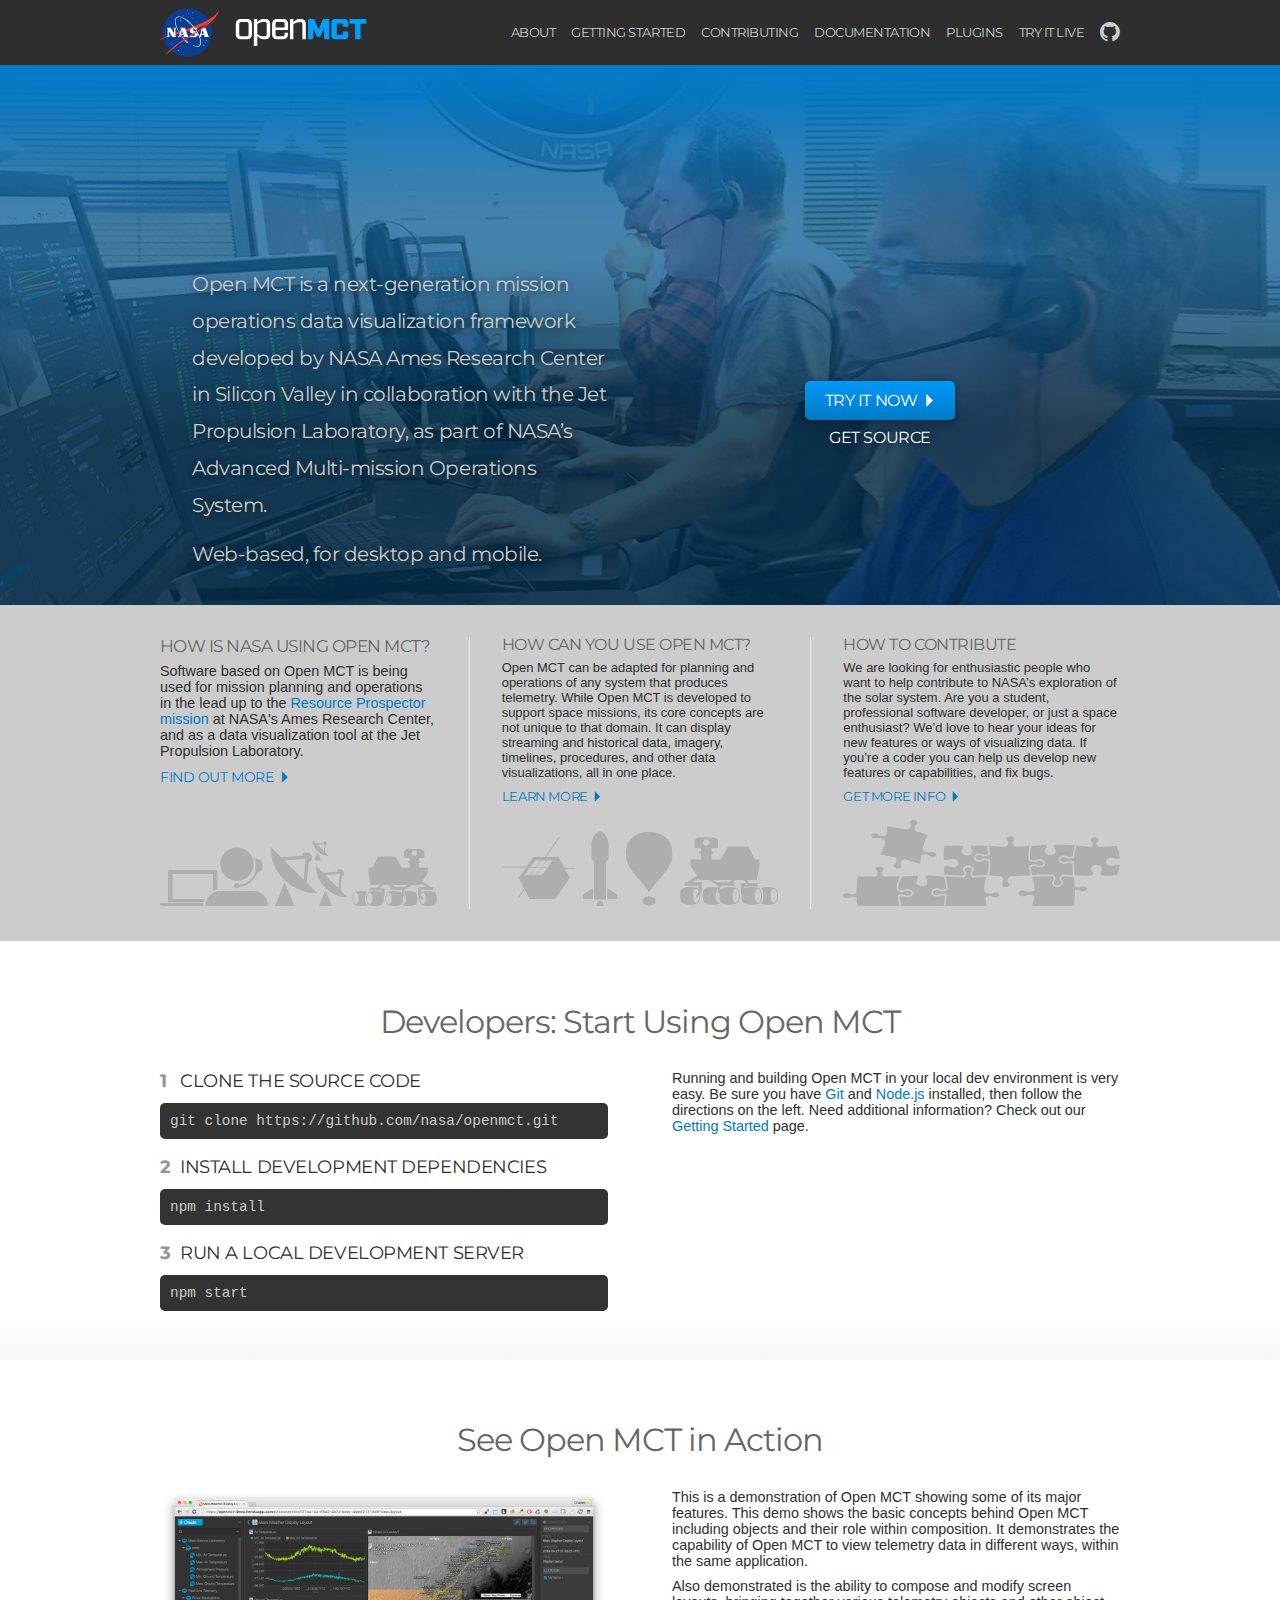
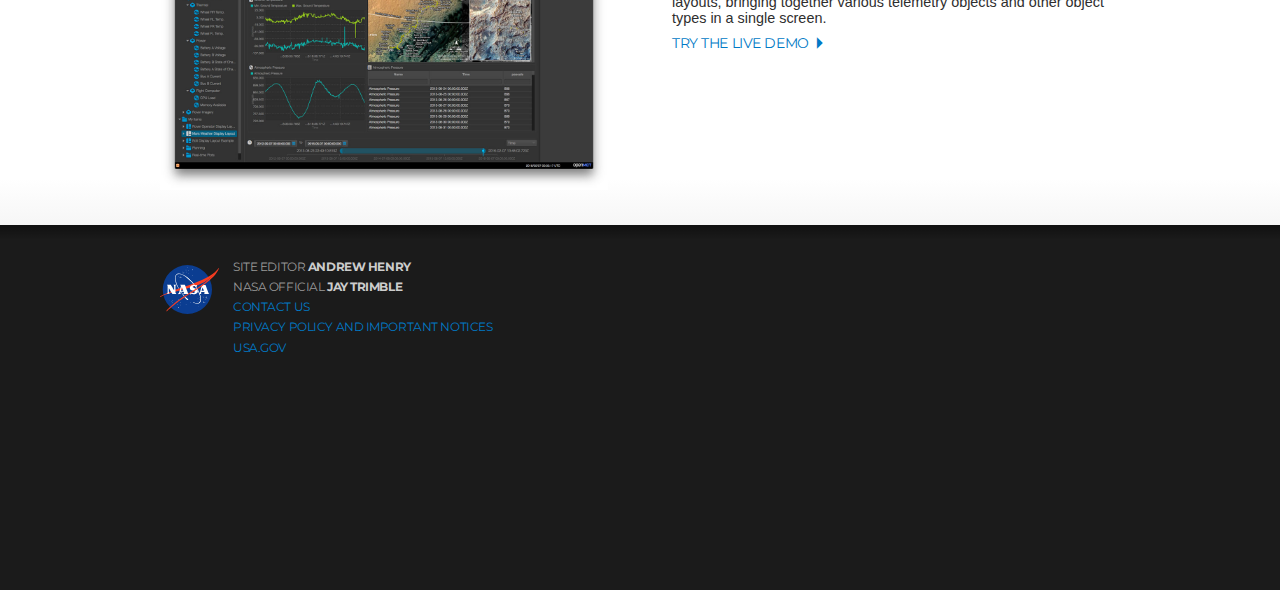
<file: index.html>
<!DOCTYPE html>
<html>
<head lang="en">
    <meta charset="UTF-8">
    <meta name="viewport" content="width=device-width, initial-scale=1, maximum-scale=1, user-scalable=no">
    <title>Open MCT - Open Source Mission Control Software — Open MCT</title>
    <link rel="icon" type="image/png"
          href="./static/res/images/favicons/favicon-32x32.png" sizes="32x32">
    <link rel="icon" type="image/png" href="./static/res/images/favicons/favicon-96x96.png" sizes="96x96">
    <link rel="icon" type="image/png" href="./static/res/images/favicons/favicon-16x16.png" sizes="16x16">
    <link href='https://fonts.googleapis.com/css?family=Montserrat:400,700' rel='stylesheet' type='text/css'>
    <link rel="stylesheet" href="./static/res/css/normalize.min.css">
    <link rel="stylesheet" href="./static/res/css/styles.css">
    <link rel="shortcut icon" href="./static/res/images/favicons/favicon.ico">
    <script>
        (function (i, s, o, g, r, a, m) {
            i['GoogleAnalyticsObject'] = r;
            i[r] = i[r] || function () {
                    (i[r].q = i[r].q || []).push(arguments)
                }, i[r].l = 1 * new Date();
            a = s.createElement(o),
                m = s.getElementsByTagName(o)[0];
            a.async = 1;
            a.src = g;
            m.parentNode.insertBefore(a, m)
        })(window, document, 'script', 'https://www.google-analytics.com/analytics.js', 'ga');

        ga('create', 'UA-76951009-1', 'auto');
        ga('send', 'pageview');
    </script>
    <script>
        (function () {
            var loc = window.location;
            if (!loc.host.match(/^localhost:[0-9]*$/) && !loc.host.match(/^127\.0\.0\.1:[0-9]*$/) &&
                loc.protocol === 'http:') {
                loc.protocol = 'https:'
            }
        })();
    </script>
    <script src="./static/res/scripts/jquery-3.1.1.min.js"></script>
    <script src="./static/res/scripts/utils.js"></script>
    <script src="static/res/scripts/home.js"></script>
</head>
<body>
<nav class="wo">
    <div class="main-nav wi">
        <a href="https://www.nasa.gov"
           class="logo logo-bg logo-nasa"
           target="_blank"
           alt="NASA logo"
           title="Link to NASA.com"></a>

        <a href="./"
           class="logo logo-bg logo-openmct"
           alt="Open MCT logo"></a>

        <div class="l-nav-links">
            <a href="./"
               class="nav-link mobile-sm-only">Home</a>
            
            <a href="./about-open-mct/" class="nav-link">About</a></li>
            
            <a href="./getting-started/" class="nav-link">Getting Started</a></li>
            
            <a href="./contributing/" class="nav-link">Contributing</a></li>
            
            <a href="./documentation/" class="nav-link">Documentation</a></li>
            
            <a href="./plugins/" class="nav-link">Plugins</a></li>
            
            <a href="https://openmct-demo.herokuapp.com/" class="nav-link"
               target="_blank" rel="noreferrer">Try it live</a>
            <a href="https://github.com/nasa/openmct"
               class="nav-link t-nav-link-github-repo mobile-sm-only"
               target="_blank" rel="noreferrer">Github Repository</a>
            <a href="https://github.com/nasa/openmct"
               class="logo logo-github"
               target="_blank"
               alt="Link to Open MCT Github repository"
               title="Link to Open MCT Github repository"></a>
        </div>

        <a class="icon-menu"
           onclick="toggleClass('.l-nav-links','expanded')"
           alt="Main navigation"></a>
    </div>
</nav>
<div class="l-main wo">
    
<div class="p-home">
    <div class="t-hero l-hero-holder">
        <!--div class="hero-pager"></div><!-- Uncomment when there are multiple heroes -->
        <!--div class="l-hero-main hero-intern2017 trans-to-next">
            <div class="l-hero-text-bg-fade">
                <div class="l-hero-text cols cols-equal wi">
                    <div class="col col-left">
                        <img src="static/res/images/macbook-warp-2-m20.png" />
                    </div>
                    <div class="col col-right">
                        <h2>Come Work with Us</h2>
                        <p>We are hiring! Join us on the Open MCT team and write code that will be used daily in support of NASA’s robotic interplanetary explorers and our upcoming Lunar rover mission.</p>
                        <a target="_blank" href="http://www.sgt-inc.com/careers/career-opportunities/?p=job/oOxU4fw3&nl=1" class="btn major arw">Find Out More</a>
                    </div>
                </div>
            </div>
        </div-->
        <!--div class="l-hero-main hero-comiccon2017 trans-to-next hidden">
            <div class="l-hero-text-bg-fade">
                <div class="l-hero-text cols cols-equal wi">
                    <div class="col col-left">
                        <h2><b>Comic Con Silicon Valley<br />April 21 - 23</b></h2>
                        <p>Open MCT and developers will be at Comic Con Silicon Valley! Visit us in the NASA booth area and learn more about Open MCT in person. Hope to see you there!</p>
                        <a target="_blank" href="http://svcomiccon.com/" class="comiccon2017-logo">
                            <img class="logo_icon" src="http://svcomiccon.com/static/img/svcc-logo.svg">
                            <img class="logo_type" src="http://svcomiccon.com/static/img/svcc-logo_type.svg">
                        </a>
                    </div>
                    <div class="col col-right">
                    </div>
                </div>
            </div>
        </div-->
        <div class="l-hero-main hero-overview trans-to-next">
            <div class="l-hero-text-bg-fade">
                <div class="l-hero-text cols cols-equal wi">
                    <div class="col col-left">
                        <p><p>Open MCT is a next-generation mission operations data visualization framework developed by NASA Ames Research Center in Silicon Valley in collaboration with the Jet Propulsion Laboratory, as part of NASA’s Advanced Multi-mission Operations System.</p>
<p>Web-based, for desktop and mobile.</p>
</p>
                    </div>
                    <div class="col col-right">
                        <a href="https://openmct-demo.herokuapp.com/"
                           class="btn major try arw" target="_blank" rel="noreferrer">Try it now</a><br/>
                        <a href="https://www.github.com/nasa/openmct"
                           class="link" target="_blank">Get Source</a>
                    </div>
                </div>
            </div>
        </div>
    </div>

    <div class="l-page-section l-graphic-boxes bg l-boxes wo">
        <div class="cols cols-equal wi">
            <div class="col t-what-is">
                <div class="c-wrap">
                    <h2>How is NASA using Open MCT?</h2>
                    <p><p>Software based on Open MCT is being used for mission planning and operations in the lead up to the <a href="https://www.nasa.gov/resource-prospector" target="_blank">Resource Prospector mission</a> at NASA's Ames Research Center,  and as a data visualization tool at the Jet Propulsion Laboratory.</p>
<p><a href="about-open-mct#how-nasa-using" class="arw">Find out more</a></p>
</p>
                </div>
                <div class="c-wrap graphic">
                    <img class="graphic" src="static/res/images/graphic-operator-dishes-rover.svg"/>
                </div>
            </div>
            <div class="col t-how-use">
                <div class="c-wrap">
                    <h2>How Can You Use Open MCT?</h2>
                    <p><p>Open MCT can be adapted for planning and operations of any system that produces telemetry. While Open MCT is developed to support space missions, its core concepts are not unique to that domain. It can display streaming and historical data, imagery, timelines, procedures, and other data visualizations, all in one place.</p>
<p><a href="about-open-mct#possibilities" class="arw">Learn more</a></p>
</p>
                </div>
                <div class="c-wrap graphic">
                    <img class="graphic" src="static/res/images/graphic-sat-rocket-rover.svg"/>
                </div>
            </div>
            <div class="col t-contrib">
                <div class="c-wrap">
                    <h2>How to Contribute</h2>
                    <p><p>We are looking for enthusiastic people who want to help contribute to NASA’s exploration of the solar system. Are you a student, professional software developer, or just a space enthusiast? We’d love to hear your ideas for new features or ways of visualizing data. If you’re a coder you can help us develop new features or capabilities, and fix bugs.</p>
<p><a href="contributing" class="arw">Get more info</a></p>
</p>
                </div>
                <div class="c-wrap graphic">
                    <img class="graphic" src="static/res/images/graphic-puzzle-pieces.svg"/>
                </div>
            </div>
        </div>
    </div>

    <div class="l-page-section t-feature l-start-using wo">
        <div class="wi">
            <h1>Developers: Start Using Open MCT</h1>
            <div class="cols cols-equal">
                <div class="col col-left">
                    <ul class="t-list-steps t-list-code no-bullets">
    <li>
        <p><b>1</b>Clone the source code</p>
<label for=" id="code-line-1">git clone https://github.com/nasa/openmct.git</label>
        <input id="code-line-1" readonly class="code-wrapper" value="git clone https://github.com/nasa/openmct.git" onClick="this.setSelectionRange(0, this.value.length)" />
    </li>
    <li>
        <p><b>2</b>Install development Dependencies</p>
<label for=" id="code-line-2">npm install</label>
        <input id="code-line-2" readonly class="code-wrapper" value="npm install" onClick="this.setSelectionRange(0, this.value.length)" />
    </li>
    <li>
        <p><b>3</b>Run a local development server</p>
<label for=" id="code-line-3">npm start</label>
        <input id="code-line-3" readonly class="code-wrapper" value="npm start" onClick="this.setSelectionRange(0, this.value.length)" />
    </li>
</ul>
                </div>
                
                    <div class="col col-right">
                        <p>Running and building Open MCT in your local dev environment is very easy. Be sure you have <a href="https://git-scm.com/downloads" target="_blank">Git</a> and <a href="https://nodejs.org/" target="_blank">Node.js</a> installed, then follow the directions on the left. Need additional information? Check out our <a href="./getting-started">Getting Started</a> page.</p>

                    </div>
                
            </div>
        </div>
    </div>

    <div class="l-page-section t-feature m-see-action wo">
        <div class="wi">
            <h1>See Open MCT in Action</h1>
            <div class="cols cols-equal">
                <div class="col col-left">
                    <div class="w-image">
<a href="https://openmct-demo.herokuapp.com/" target="_blank"  rel="noreferrer">
<img src="static/res/images/Open-MCT.Browse.Layout.Mars-Weather-1.jpg" alt="Image of an Open MCT Display Layout" />
</a>
</div>
                </div>
                <div class="col col-right">
                    <p>This is a demonstration of Open MCT showing some of its major features. This demo shows the basic concepts behind Open MCT including objects and their role within composition. It demonstrates the capability of Open MCT to view telemetry data in different ways, within the same application.</p>
<p>Also demonstrated is the ability to compose and modify screen layouts, bringing together various telemetry objects and other object types in a single screen.</p>
<p><a href="https://openmct-demo.herokuapp.com" target="_blank" rel="noreferrer" class="arw">Try the live demo</a></p>

                </div>
            </div>
        </div>
    </div>
</div>

</div>
<div class="l-page-section t-footer wo">
    <div class="t-footer-content wi">
        <ul class="list-vertical no-bullets">
            <li>Site Editor <b>Andrew Henry</b></li>
            <li>NASA Official <b>Jay Trimble</b></li>
        </ul>
        <ul class="list-vertical no-bullets">
            <li><a href="mailto:arc-dl-openmct@mail.nasa.gov">Contact Us</a></li>
            <li><a href="https://www.nasa.gov/about/highlights/HP_Privacy.html" target="_blank">Privacy Policy and
                Important Notices</a></li>
            <li><a href="https://www.usa.gov/" target="_blank">USA.gov</a></li>
        </ul>
    </div>

</div>

</div>
</body>
</html>
</file>
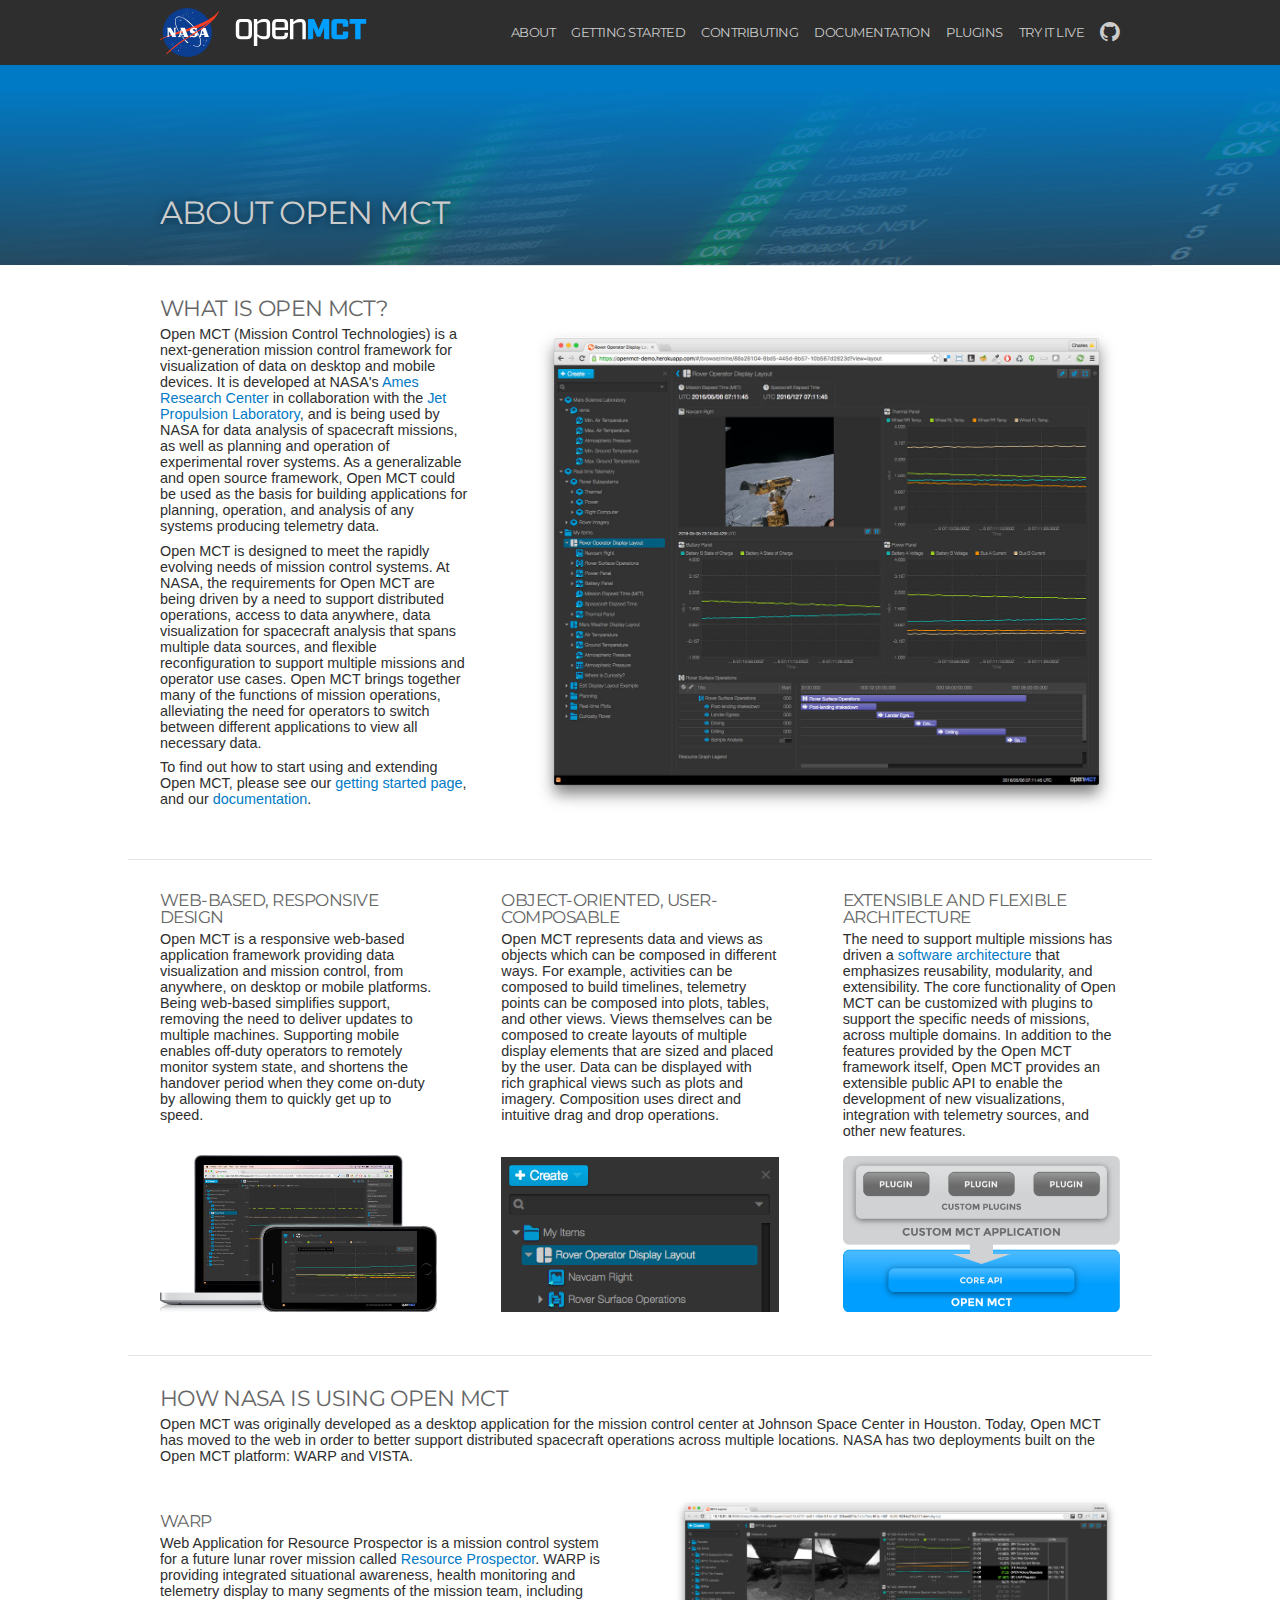
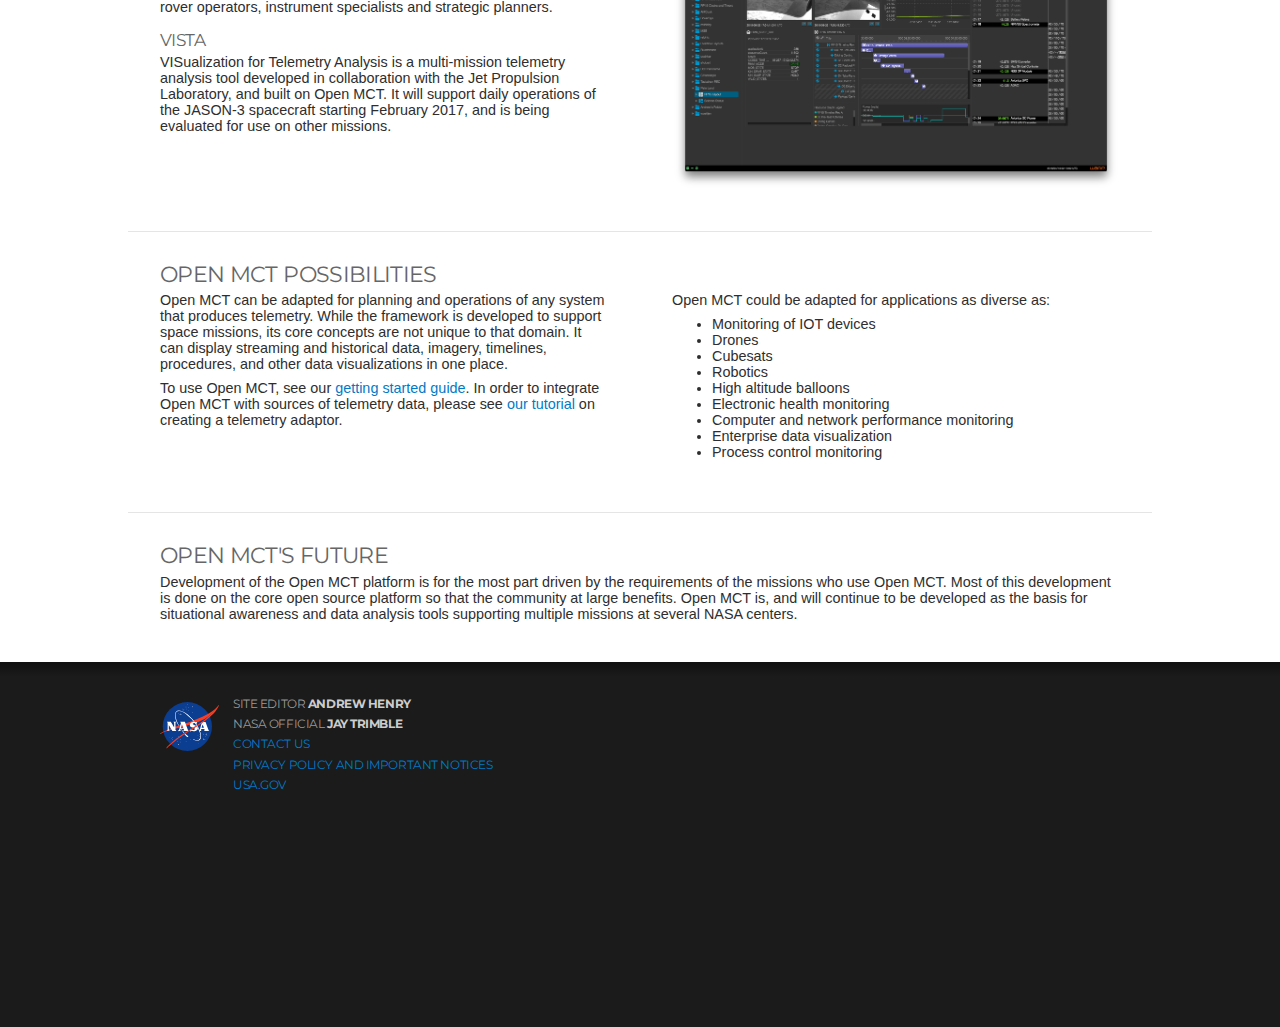
<file: about-open-mct/index.html>
<!DOCTYPE html>
<html>
<head lang="en">
    <meta charset="UTF-8">
    <meta name="viewport" content="width=device-width, initial-scale=1, maximum-scale=1, user-scalable=no">
    <title>About Open MCT — Open MCT</title>
    <link rel="icon" type="image/png"
          href="../static/res/images/favicons/favicon-32x32.png" sizes="32x32">
    <link rel="icon" type="image/png" href="../static/res/images/favicons/favicon-96x96.png" sizes="96x96">
    <link rel="icon" type="image/png" href="../static/res/images/favicons/favicon-16x16.png" sizes="16x16">
    <link href='https://fonts.googleapis.com/css?family=Montserrat:400,700' rel='stylesheet' type='text/css'>
    <link rel="stylesheet" href="../static/res/css/normalize.min.css">
    <link rel="stylesheet" href="../static/res/css/styles.css">
    <link rel="shortcut icon" href="../static/res/images/favicons/favicon.ico">
    <script>
        (function (i, s, o, g, r, a, m) {
            i['GoogleAnalyticsObject'] = r;
            i[r] = i[r] || function () {
                    (i[r].q = i[r].q || []).push(arguments)
                }, i[r].l = 1 * new Date();
            a = s.createElement(o),
                m = s.getElementsByTagName(o)[0];
            a.async = 1;
            a.src = g;
            m.parentNode.insertBefore(a, m)
        })(window, document, 'script', 'https://www.google-analytics.com/analytics.js', 'ga');

        ga('create', 'UA-76951009-1', 'auto');
        ga('send', 'pageview');
    </script>
    <script>
        (function () {
            var loc = window.location;
            if (!loc.host.match(/^localhost:[0-9]*$/) && !loc.host.match(/^127\.0\.0\.1:[0-9]*$/) &&
                loc.protocol === 'http:') {
                loc.protocol = 'https:'
            }
        })();
    </script>
    <script src="../static/res/scripts/jquery-3.1.1.min.js"></script>
    <script src="../static/res/scripts/utils.js"></script>
    
</head>
<body>
<nav class="wo">
    <div class="main-nav wi">
        <a href="https://www.nasa.gov"
           class="logo logo-bg logo-nasa"
           target="_blank"
           alt="NASA logo"
           title="Link to NASA.com"></a>

        <a href="../"
           class="logo logo-bg logo-openmct"
           alt="Open MCT logo"></a>

        <div class="l-nav-links">
            <a href="../"
               class="nav-link mobile-sm-only">Home</a>
            
            <a href="../about-open-mct/" class="nav-link">About</a></li>
            
            <a href="../getting-started/" class="nav-link">Getting Started</a></li>
            
            <a href="../contributing/" class="nav-link">Contributing</a></li>
            
            <a href="../documentation/" class="nav-link">Documentation</a></li>
            
            <a href="../plugins/" class="nav-link">Plugins</a></li>
            
            <a href="https://openmct-demo.herokuapp.com/" class="nav-link"
               target="_blank" rel="noreferrer">Try it live</a>
            <a href="https://github.com/nasa/openmct"
               class="nav-link t-nav-link-github-repo mobile-sm-only"
               target="_blank" rel="noreferrer">Github Repository</a>
            <a href="https://github.com/nasa/openmct"
               class="logo logo-github"
               target="_blank"
               alt="Link to Open MCT Github repository"
               title="Link to Open MCT Github repository"></a>
        </div>

        <a class="icon-menu"
           onclick="toggleClass('.l-nav-links','expanded')"
           alt="Main navigation"></a>
    </div>
</nav>
<div class="l-main wo">
    
<div class="p-body about-open-mct">
    <div class="t-hero l-hero-holder">
      <div class="l-hero-main wo">
        <div class="l-hero-text cols cols-equal wi">
          <div class="col">
            <h1>About Open MCT</h1>
          </div>
        </div>
      </div>
    </div>
    <div class="l-page-section  wo">
    <div class="wi">
        <h2>What is Open MCT?</h2>
        
        <div class="cols cols-1-2">
            <div class="col col-left ">
                <div class="c-wrap">
                    
                    <p>Open MCT (Mission Control Technologies) is a next-generation mission control framework for visualization of data on desktop and mobile devices. It is developed at NASA's <a href="https://www.nasa.gov/centers/ames/home/index.html">Ames Research Center</a> in collaboration with the <a href="http://www.jpl.nasa.gov/">Jet Propulsion Laboratory</a>, and is being used by NASA for data analysis of spacecraft missions, as well as planning and operation of experimental rover systems. As a generalizable and open source framework, Open MCT could be used as the basis for building applications for planning, operation, and analysis of any systems producing telemetry data.</p>
<p>Open MCT is designed to meet the rapidly evolving needs of mission control systems. At NASA, the requirements for Open MCT are being driven by a need to support distributed operations, access to data anywhere, data visualization for spacecraft analysis that spans multiple data sources, and flexible reconfiguration to support multiple missions and operator use cases. Open MCT brings together many of the functions of mission operations, alleviating the need for operators to switch between different applications to view all necessary data.</p>
<p>To find out how to start using and extending Open MCT, please see our <a href="../getting-started">getting started page</a>, and our <a href="../documentation">documentation</a>.</p>

                </div>
                
            </div>
            <div class="col col-right ">
                <div class="c-wrap">
                    
                    <p><img src="../static/res/images/Open-MCT.Browse.Layout-3.jpg" alt="Open MCT Layout"></p>

                </div>
                
            </div>
        </div>
    </div>
</div>

<div class="l-page-section l-graphic-boxes wo">
    <div class="wi">
        
        
        <div class="cols cols-equal multi-col">
            <div class="col ">
                <div class="c-wrap">
                <h3>Web-based, responsive design</h3>
                <p>Open MCT is a responsive web-based application framework providing data visualization and mission control, from anywhere, on desktop or mobile platforms. Being web-based simplifies support, removing the need to deliver updates to multiple machines. Supporting mobile enables off-duty operators to remotely monitor system state, and shortens the handover period when they come on-duty by allowing them to quickly get up to speed.</p>

                </div>
                
                <div class="c-wrap graphic">
                    <img class="graphic" src="../static/res/images/graphic-mac-iphone-1.jpg"
                         alt="A screen shot of Open MCT running on the iPhone" />
                </div>
                
            </div>
            <div class="col ">
                <div class="c-wrap">
                <h3>Object-oriented, user-composable</h3>
                <p>Open MCT represents data and views as objects which can be composed in different ways. For example, activities can be composed to build timelines, telemetry points can be composed into plots, tables, and other views. Views themselves can be composed to create layouts of multiple display elements that are sized and placed by the user. Data can be displayed with rich graphical views such as plots and imagery. Composition uses direct and intuitive drag and drop operations.</p>

                </div>
                
                <div class="c-wrap graphic">
                    <img class="graphic" src="../static/res/images/graphic-tree-closeup-1.png"
                         alt="A screen shot showing the Open MCT object tree" />
                </div>
                
            </div>
            <div class="col ">
                <div class="c-wrap">
                <h3>Extensible and Flexible Architecture</h3>
                <p>The need to support multiple missions has driven a <a href="../docs/architecture/">software architecture</a> that emphasizes reusability, modularity, and extensibility. The core functionality of Open MCT can be customized with plugins to support the specific needs of missions, across multiple domains. In addition to the features provided by the Open MCT framework itself, Open MCT provides an extensible public API to enable the development of new visualizations, integration with telemetry sources, and other new features.
<a name="how-nasa-using"></a></p>

                </div>
                
                <div class="c-wrap graphic">
                    <img class="graphic" src="../static/res/images/graphic-plugins-diagram.png"
                         alt="A diagram showing that an application built on Open MCT is a collection of plugins that call the core API." />
                </div>
                
            </div>
        </div>
    </div>
</div>

<div class="l-page-section no-margin l-graphic-boxes wo">
    <div class="wi">
        <h2>How NASA is using Open MCT</h2>
        <div class="t-intro"><p>Open MCT was originally developed as a desktop application for the mission control center at Johnson Space Center in Houston. Today, Open MCT has moved to the web in order to better support distributed spacecraft operations across multiple locations. NASA has two deployments built on the Open MCT platform: WARP and VISTA.</p>
</div>
        <div class="cols cols-equal">
            <div class="col col-left ">
                <div class="c-wrap">
                    
                    <p><h3>WARP</h3>Web Application for Resource Prospector is a mission control system for a future lunar rover mission called <a href="https://www.nasa.gov/resource-prospector" target="_blank">Resource Prospector</a>. WARP is providing integrated situational awareness, health monitoring and telemetry display to many segments of the mission team, including rover operators, instrument specialists and strategic planners.<h3>VISTA</h3>VISualization for Telemetry Analysis is a multi-mission telemetry analysis tool developed in collaboration with the Jet Propulsion Laboratory, and built on Open MCT. It will support daily operations of the JASON-3 spacecraft starting February 2017, and is being evaluated for use on other missions.<a name="possibilities"></a></p>

                </div>
                
            </div>
            <div class="col col-right ">
                <div class="c-wrap">
                    
                    
                </div>
                
                    <img class="graphic" src="fixed-rp-15-layout.png"
                         alt="Screenshot of the WARP software showing a layout that includes plots, images, and other display elements"/>
                
            </div>
        </div>
    </div>
</div>

<div class="l-page-section  wo">
    <div class="wi">
        <h2>Open MCT Possibilities</h2>
        
        <div class="cols cols-equal">
            <div class="col col-left ">
                <div class="c-wrap">
                    
                    <p>Open MCT can be adapted for planning and operations of any system that produces telemetry. While the framework is developed to support space missions, its core concepts are not unique to that domain. It can display streaming and historical data, imagery, timelines, procedures, and other data visualizations in one place.</p>
<p>To use Open MCT, see our <a href="../getting-started">getting started guide</a>. In order to integrate Open MCT with sources of telemetry data, please see <a href="../docs/tutorials/#telemetry-adapter">our tutorial</a> on creating a telemetry adaptor.</p>
<p><a id="roadmap"></a></p>

                </div>
                
            </div>
            <div class="col col-right ">
                <div class="c-wrap">
                    
                    <p>Open MCT could be adapted for applications as diverse as:</p>
<ul>
<li>Monitoring of IOT devices</li>
<li>Drones</li>
<li>Cubesats</li>
<li>Robotics</li>
<li>High altitude balloons</li>
<li>Electronic health monitoring</li>
<li>Computer and network performance monitoring</li>
<li>Enterprise data visualization</li>
<li>Process control monitoring</li>
</ul>

                </div>
                
            </div>
        </div>
    </div>
</div>

<div class="l-page-section wo">
    <div class="wi">
        <h2>Open MCT&#39;s Future</h2>
        <div class="cols cols-equal">
            <div class="col">
                <p>Development of the Open MCT platform is for the most part driven by the requirements of the missions who use Open MCT. Most of this development is done on the core open source platform so that the community at large benefits. Open MCT is, and will continue to be developed as the basis for situational awareness and data analysis tools supporting multiple missions at several NASA centers.</p>

            </div>
        </div>
    </div>
</div>
</div>

</div>
<div class="l-page-section t-footer wo">
    <div class="t-footer-content wi">
        <ul class="list-vertical no-bullets">
            <li>Site Editor <b>Andrew Henry</b></li>
            <li>NASA Official <b>Jay Trimble</b></li>
        </ul>
        <ul class="list-vertical no-bullets">
            <li><a href="mailto:arc-dl-openmct@mail.nasa.gov">Contact Us</a></li>
            <li><a href="https://www.nasa.gov/about/highlights/HP_Privacy.html" target="_blank">Privacy Policy and
                Important Notices</a></li>
            <li><a href="https://www.usa.gov/" target="_blank">USA.gov</a></li>
        </ul>
    </div>

</div>

</div>
</body>
</html>
</file>
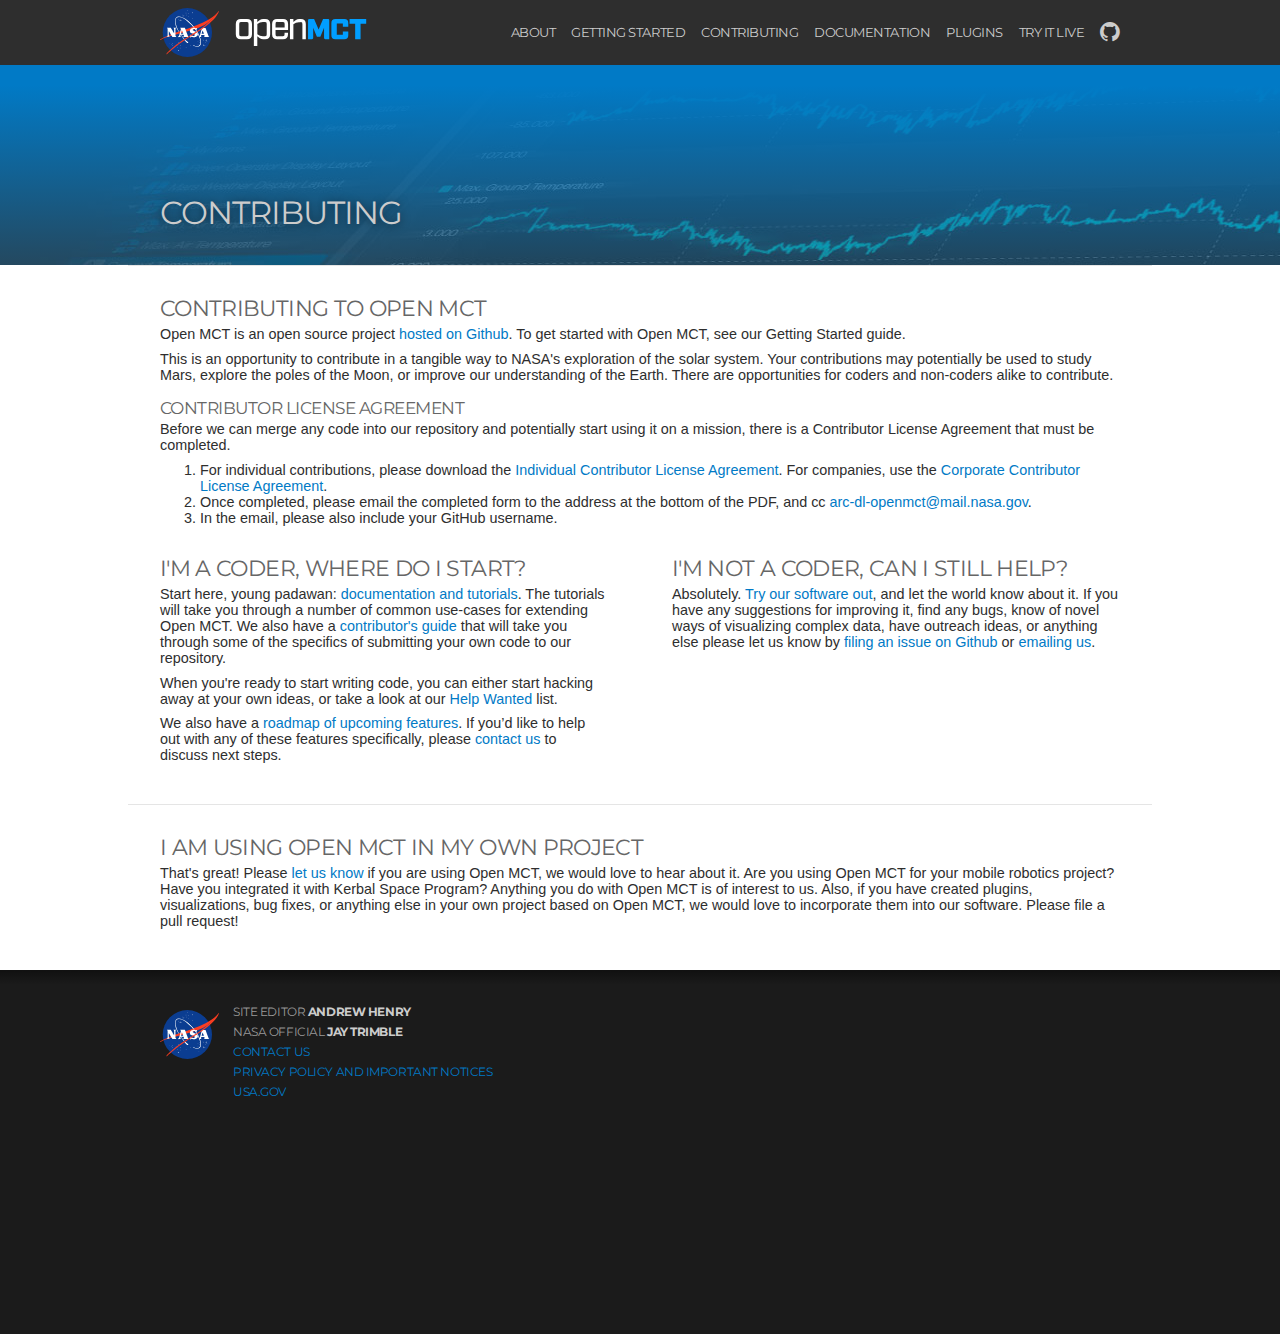
<file: contributing/index.html>
<!DOCTYPE html>
<html>
<head lang="en">
    <meta charset="UTF-8">
    <meta name="viewport" content="width=device-width, initial-scale=1, maximum-scale=1, user-scalable=no">
    <title>Contributing — Open MCT</title>
    <link rel="icon" type="image/png"
          href="../static/res/images/favicons/favicon-32x32.png" sizes="32x32">
    <link rel="icon" type="image/png" href="../static/res/images/favicons/favicon-96x96.png" sizes="96x96">
    <link rel="icon" type="image/png" href="../static/res/images/favicons/favicon-16x16.png" sizes="16x16">
    <link href='https://fonts.googleapis.com/css?family=Montserrat:400,700' rel='stylesheet' type='text/css'>
    <link rel="stylesheet" href="../static/res/css/normalize.min.css">
    <link rel="stylesheet" href="../static/res/css/styles.css">
    <link rel="shortcut icon" href="../static/res/images/favicons/favicon.ico">
    <script>
        (function (i, s, o, g, r, a, m) {
            i['GoogleAnalyticsObject'] = r;
            i[r] = i[r] || function () {
                    (i[r].q = i[r].q || []).push(arguments)
                }, i[r].l = 1 * new Date();
            a = s.createElement(o),
                m = s.getElementsByTagName(o)[0];
            a.async = 1;
            a.src = g;
            m.parentNode.insertBefore(a, m)
        })(window, document, 'script', 'https://www.google-analytics.com/analytics.js', 'ga');

        ga('create', 'UA-76951009-1', 'auto');
        ga('send', 'pageview');
    </script>
    <script>
        (function () {
            var loc = window.location;
            if (!loc.host.match(/^localhost:[0-9]*$/) && !loc.host.match(/^127\.0\.0\.1:[0-9]*$/) &&
                loc.protocol === 'http:') {
                loc.protocol = 'https:'
            }
        })();
    </script>
    <script src="../static/res/scripts/jquery-3.1.1.min.js"></script>
    <script src="../static/res/scripts/utils.js"></script>
    
</head>
<body>
<nav class="wo">
    <div class="main-nav wi">
        <a href="https://www.nasa.gov"
           class="logo logo-bg logo-nasa"
           target="_blank"
           alt="NASA logo"
           title="Link to NASA.com"></a>

        <a href="../"
           class="logo logo-bg logo-openmct"
           alt="Open MCT logo"></a>

        <div class="l-nav-links">
            <a href="../"
               class="nav-link mobile-sm-only">Home</a>
            
            <a href="../about-open-mct/" class="nav-link">About</a></li>
            
            <a href="../getting-started/" class="nav-link">Getting Started</a></li>
            
            <a href="../contributing/" class="nav-link">Contributing</a></li>
            
            <a href="../documentation/" class="nav-link">Documentation</a></li>
            
            <a href="../plugins/" class="nav-link">Plugins</a></li>
            
            <a href="https://openmct-demo.herokuapp.com/" class="nav-link"
               target="_blank" rel="noreferrer">Try it live</a>
            <a href="https://github.com/nasa/openmct"
               class="nav-link t-nav-link-github-repo mobile-sm-only"
               target="_blank" rel="noreferrer">Github Repository</a>
            <a href="https://github.com/nasa/openmct"
               class="logo logo-github"
               target="_blank"
               alt="Link to Open MCT Github repository"
               title="Link to Open MCT Github repository"></a>
        </div>

        <a class="icon-menu"
           onclick="toggleClass('.l-nav-links','expanded')"
           alt="Main navigation"></a>
    </div>
</nav>
<div class="l-main wo">
    
<div class="p-body contributing">
    <div class="t-hero l-hero-holder">
      <div class="l-hero-main wo">
        <div class="l-hero-text cols cols-equal wi">
          <div class="col">
            <h1>Contributing</h1>
          </div>
        </div>
      </div>
    </div>
    <div class="l-page-section  wo">
    <div class="wi">
        <h2>Contributing to Open MCT</h2>
        <div class="t-intro"><p>Open MCT is an open source project <a href="https://github.com/nasa/openmct" target="_blank">hosted on Github</a>. To get started with Open MCT, see our Getting Started guide.</p>
<p>This is an opportunity to contribute in a tangible way to NASA's exploration of the solar system. Your contributions may potentially be used to study Mars, explore the poles of the Moon, or improve our understanding of the Earth. There are opportunities for coders and non-coders alike to contribute.</p>
<h3>Contributor License Agreement</h3>
<p>Before we can merge any code into our repository and potentially start using it on a mission, there is a Contributor License Agreement that must be completed.</p>
<ol>
<li>For individual contributions, please download the <a href="../contributing/ind-cla-open-mct.pdf">Individual Contributor License Agreement</a>. For companies, use the <a href="../contributing/corp-cla-open-mct.pdf">Corporate Contributor License Agreement</a>. </li>
<li>Once completed,  please email the completed form to the address at the bottom of the PDF, and cc <a href="mailto:arc-dl-openmct@mail.nasa.gov">arc-dl-openmct@mail.nasa.gov</a>. </li>
<li>In the email, please also include your GitHub username.</li>
</ol>
</div>
        <div class="cols cols-equal">
            <div class="col col-left ">
                <div class="c-wrap">
                    <h2>I&#39;m a coder, where do I start?</h2>
                    <p>Start here, young padawan: <a href="../documentation">documentation and tutorials</a>. The tutorials will take you through a number of common use-cases for extending Open MCT. We also have a <a href="https://github.com/nasa/openmctweb/blob/master/CONTRIBUTING.md" target="_blank">contributor's guide</a> that will take you through some of the specifics of submitting your own code to our repository.</p>
<p>When you're ready to start writing code, you can either start hacking away at your own ideas, or take a look at our <a href="https://github.com/nasa/openmctweb/issues?q=is%3Aissue+is%3Aopen+label%3A%22help+wanted%22" target="_blank">Help Wanted</a> list.</p>
<p>We also have a <a href="../about-open-mct#roadmap">roadmap of upcoming features</a>. If you’d like to help out with any of these features specifically, please <a href="mailto:arc-dl-openmct@mail.nasa.gov">contact us</a> to discuss next steps.</p>

                </div>
                
            </div>
            <div class="col col-right ">
                <div class="c-wrap">
                    <h2>I&#39;m not a coder, can I still help?</h2>
                    <p>Absolutely. <a href="../getting-started/">Try our software out</a>, and let the world know about it.  If you have any suggestions for improving it, find any bugs, know of novel ways of visualizing complex data, have outreach ideas, or anything else please let us know by <a href="https://github.com/nasa/openmctweb/issues/new" target="_blank">filing an issue on Github</a> or <a href="mailto:arc-dl-openmct@mail.nasa.gov">emailing us</a>.</p>

                </div>
                
            </div>
        </div>
    </div>
</div>

<div class="l-page-section wo">
    <div class="wi">
        <h2>I am using Open MCT in my own project</h2>
        <div class="cols cols-equal">
            <div class="col">
                <p>That's great! Please <a href="mailto:arc-dl-openmct@mail.nasa.gov">let us know</a> if you are using Open MCT, we would love to hear about it. Are you using Open MCT for your mobile robotics project? Have you integrated it with Kerbal Space Program? Anything you do with Open MCT is of interest to us.  Also, if you have created plugins, visualizations, bug fixes, or anything else in your own project based on Open MCT, we would love to incorporate them into our software. Please file a pull request!</p>

            </div>
        </div>
    </div>
</div>
</div>

</div>
<div class="l-page-section t-footer wo">
    <div class="t-footer-content wi">
        <ul class="list-vertical no-bullets">
            <li>Site Editor <b>Andrew Henry</b></li>
            <li>NASA Official <b>Jay Trimble</b></li>
        </ul>
        <ul class="list-vertical no-bullets">
            <li><a href="mailto:arc-dl-openmct@mail.nasa.gov">Contact Us</a></li>
            <li><a href="https://www.nasa.gov/about/highlights/HP_Privacy.html" target="_blank">Privacy Policy and
                Important Notices</a></li>
            <li><a href="https://www.usa.gov/" target="_blank">USA.gov</a></li>
        </ul>
    </div>

</div>

</div>
</body>
</html>
</file>
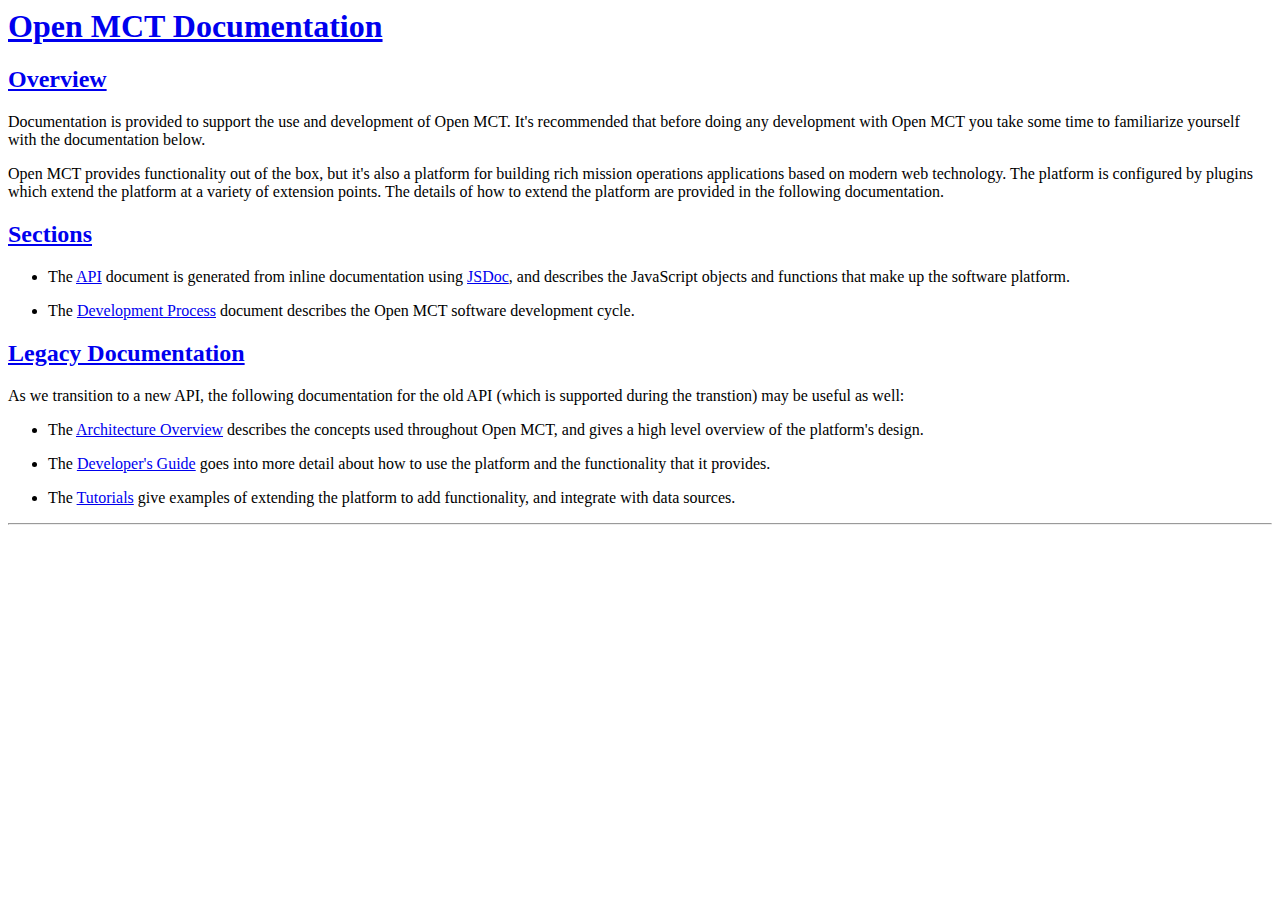
<file: docs/index.html>
<html>
    <head>
        <link rel="stylesheet"
              href="//nasa.github.io/openmct/static/res/css/styles.css">
        <link rel="stylesheet"
              href="//nasa.github.io/openmct/static/res/css/documentation.css">
    </head>
    <body>

<a name="open-mct-documentation" href="#open-mct-documentation"><h1 id="undefinedopen-mct-documentation">Open MCT Documentation</h1>
</a><a name="overview" href="#overview"><h2 id="undefinedoverview">Overview</h2>
</a><p> Documentation is provided to support the use and development of
 Open MCT. It&#39;s recommended that before doing
 any development with Open MCT you take some time to familiarize yourself
 with the documentation below.</p>
<p> Open MCT provides functionality out of the box, but it&#39;s also a platform for
 building rich mission operations applications based on modern web technology. 
 The platform is configured by plugins which extend the platform at a variety
 of extension points. The details of how to
 extend the platform are provided in the following documentation.</p>
<a name="sections" href="#sections"><h2 id="undefinedsections">Sections</h2>
</a><ul>
<li><p>The <a href="api/">API</a> document is generated from inline documentation 
using <a href="http://usejsdoc.org/">JSDoc</a>, and describes the JavaScript objects and
functions that make up the software platform.</p>
</li>
<li><p>The <a href="process/">Development Process</a> document describes the
Open MCT software development cycle.</p>
</li>
</ul>
<a name="legacy-documentation" href="#legacy-documentation"><h2 id="undefinedlegacy-documentation">Legacy Documentation</h2>
</a><p>As we transition to a new API, the following documentation for the old API
(which is supported during the transtion) may be useful as well:</p>
<ul>
<li><p>The <a href="architecture/">Architecture Overview</a> describes the concepts used
throughout Open MCT, and gives a high level overview of the platform&#39;s design.</p>
</li>
<li><p>The <a href="guide/">Developer&#39;s Guide</a> goes into more detail about how to use the
platform and the functionality that it provides.</p>
</li>
<li><p>The <a href="tutorials/">Tutorials</a> give examples of extending the platform to add
functionality, and integrate with data sources.</p>
</li>
</ul>
        <hr>
    </body>
</html>
</file>
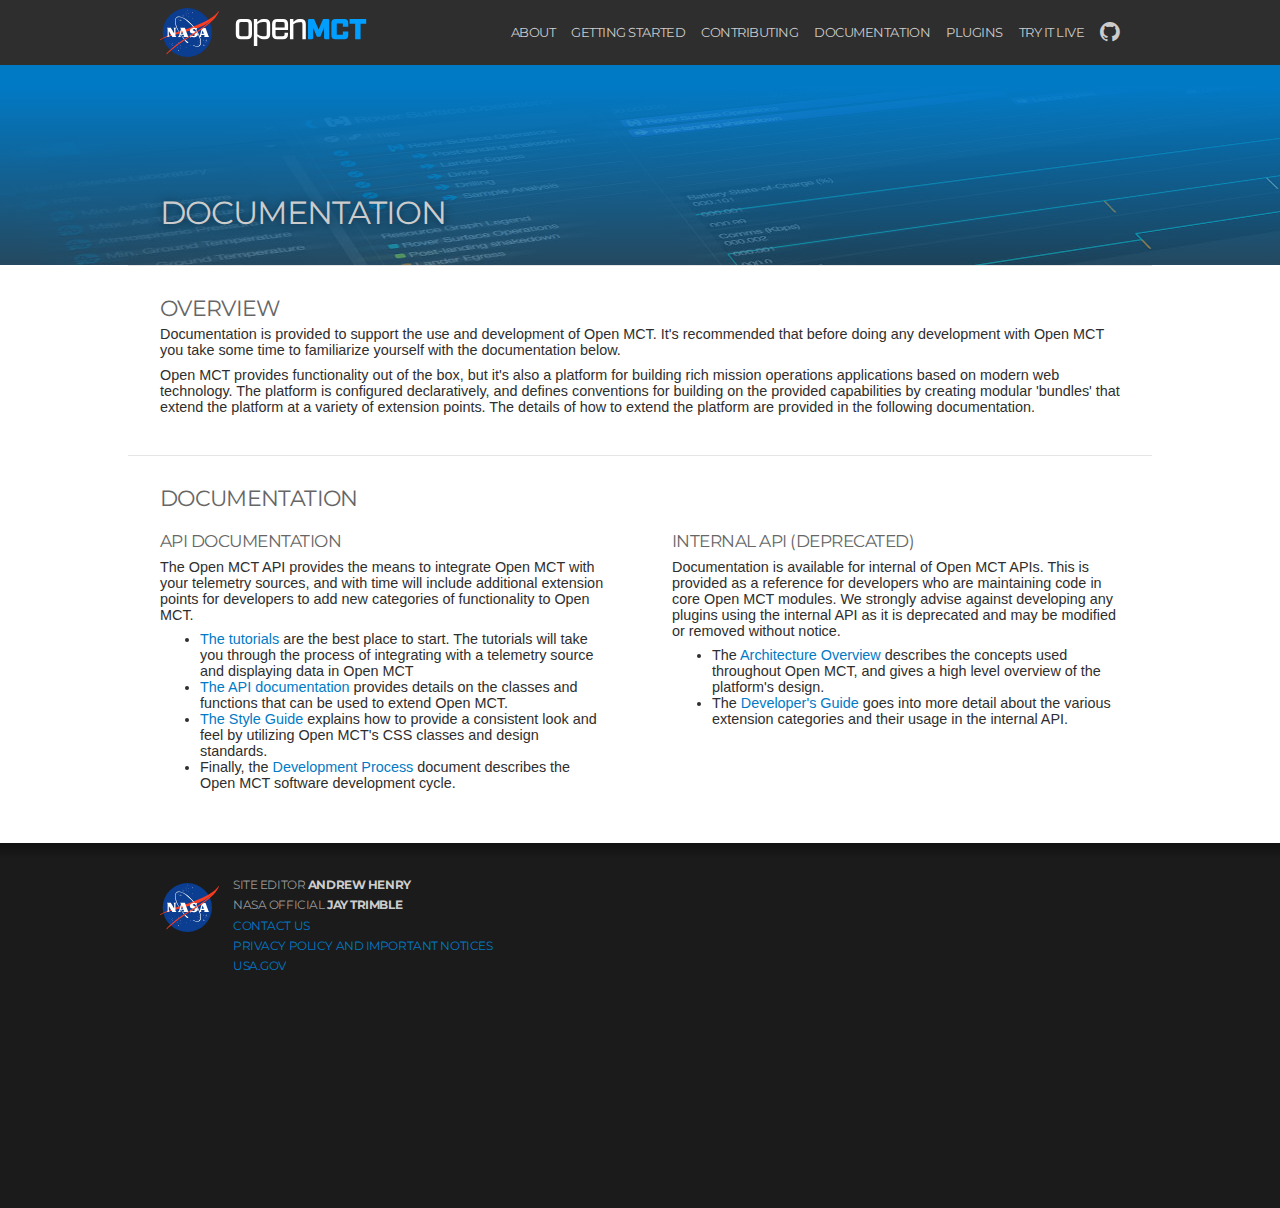
<file: documentation/index.html>
<!DOCTYPE html>
<html>
<head lang="en">
    <meta charset="UTF-8">
    <meta name="viewport" content="width=device-width, initial-scale=1, maximum-scale=1, user-scalable=no">
    <title>Documentation — Open MCT</title>
    <link rel="icon" type="image/png"
          href="../static/res/images/favicons/favicon-32x32.png" sizes="32x32">
    <link rel="icon" type="image/png" href="../static/res/images/favicons/favicon-96x96.png" sizes="96x96">
    <link rel="icon" type="image/png" href="../static/res/images/favicons/favicon-16x16.png" sizes="16x16">
    <link href='https://fonts.googleapis.com/css?family=Montserrat:400,700' rel='stylesheet' type='text/css'>
    <link rel="stylesheet" href="../static/res/css/normalize.min.css">
    <link rel="stylesheet" href="../static/res/css/styles.css">
    <link rel="shortcut icon" href="../static/res/images/favicons/favicon.ico">
    <script>
        (function (i, s, o, g, r, a, m) {
            i['GoogleAnalyticsObject'] = r;
            i[r] = i[r] || function () {
                    (i[r].q = i[r].q || []).push(arguments)
                }, i[r].l = 1 * new Date();
            a = s.createElement(o),
                m = s.getElementsByTagName(o)[0];
            a.async = 1;
            a.src = g;
            m.parentNode.insertBefore(a, m)
        })(window, document, 'script', 'https://www.google-analytics.com/analytics.js', 'ga');

        ga('create', 'UA-76951009-1', 'auto');
        ga('send', 'pageview');
    </script>
    <script>
        (function () {
            var loc = window.location;
            if (!loc.host.match(/^localhost:[0-9]*$/) && !loc.host.match(/^127\.0\.0\.1:[0-9]*$/) &&
                loc.protocol === 'http:') {
                loc.protocol = 'https:'
            }
        })();
    </script>
    <script src="../static/res/scripts/jquery-3.1.1.min.js"></script>
    <script src="../static/res/scripts/utils.js"></script>
    
</head>
<body>
<nav class="wo">
    <div class="main-nav wi">
        <a href="https://www.nasa.gov"
           class="logo logo-bg logo-nasa"
           target="_blank"
           alt="NASA logo"
           title="Link to NASA.com"></a>

        <a href="../"
           class="logo logo-bg logo-openmct"
           alt="Open MCT logo"></a>

        <div class="l-nav-links">
            <a href="../"
               class="nav-link mobile-sm-only">Home</a>
            
            <a href="../about-open-mct/" class="nav-link">About</a></li>
            
            <a href="../getting-started/" class="nav-link">Getting Started</a></li>
            
            <a href="../contributing/" class="nav-link">Contributing</a></li>
            
            <a href="../documentation/" class="nav-link">Documentation</a></li>
            
            <a href="../plugins/" class="nav-link">Plugins</a></li>
            
            <a href="https://openmct-demo.herokuapp.com/" class="nav-link"
               target="_blank" rel="noreferrer">Try it live</a>
            <a href="https://github.com/nasa/openmct"
               class="nav-link t-nav-link-github-repo mobile-sm-only"
               target="_blank" rel="noreferrer">Github Repository</a>
            <a href="https://github.com/nasa/openmct"
               class="logo logo-github"
               target="_blank"
               alt="Link to Open MCT Github repository"
               title="Link to Open MCT Github repository"></a>
        </div>

        <a class="icon-menu"
           onclick="toggleClass('.l-nav-links','expanded')"
           alt="Main navigation"></a>
    </div>
</nav>
<div class="l-main wo">
    
<div class="p-body documentation">
    <div class="t-hero l-hero-holder">
      <div class="l-hero-main wo">
        <div class="l-hero-text cols cols-equal wi">
          <div class="col">
            <h1>Documentation</h1>
          </div>
        </div>
      </div>
    </div>
    <div class="l-page-section wo">
    <div class="wi">
        <h2>Overview</h2>
        <div class="cols cols-equal">
            <div class="col">
                <p>Documentation is provided to support the use and development of Open MCT. It's recommended that before doing any development with Open MCT you take some time to familiarize yourself with the documentation below.</p>
<p>Open MCT provides functionality out of the box, but it's also a platform for building rich mission operations applications based on modern web technology. The platform is configured declaratively, and defines conventions for building on the provided capabilities by creating modular 'bundles' that extend the platform at a variety of extension points. The details of how to extend the platform are provided in the following documentation.</p>

            </div>
        </div>
    </div>
</div>

<div class="l-page-section  wo">
    <div class="wi">
        <h2>Documentation</h2>
        
        <div class="cols cols-equal">
            <div class="col col-left ">
                <div class="c-wrap">
                    
                    <p><h3> API Documentation </h3></p>
<p><p>
The Open MCT API provides the means to integrate Open MCT with your telemetry sources, and with time will include additional extension points for developers to add new categories of functionality to Open MCT.
</p></p>
<ul>
<li><a target="_blank" href="https://github.com/nasa/openmct-tutorial">The tutorials</a> are the best place to start. The tutorials will take you through the process of integrating with a telemetry source and displaying data in Open MCT</li>
<li><a target="_blank" href="https://github.com/nasa/openmct/blob/master/API.md">The API documentation</a> provides details on the classes and functions that can be used to extend Open MCT.</li>
<li><a target="_blank" href="../style-guide">The Style Guide</a> explains how to provide a consistent look and feel by utilizing Open MCT's CSS classes and design standards.</a></li>
<li>Finally, the <a target="_blank" href="../docs/process/">Development Process</a> document describes the Open MCT software development cycle.</li>
</ul>
                </div>
                
            </div>
            <div class="col col-right ">
                <div class="c-wrap">
                    
                    <p><h3> Internal API (Deprecated) </h3></p>
<p><p>
Documentation is available for internal of Open MCT APIs. This is provided as a reference for developers who are maintaining code in core Open MCT modules. We strongly advise against developing any plugins using the internal API as it is deprecated and may be modified or removed without notice.
</p></p>
<ul>
<li>The <a target="_blank" href="../docs/architecture/">Architecture Overview</a> describes the concepts used throughout Open MCT, and gives a high level overview of the platform's design.</li>
<li>The <a target="_blank" href="../docs/guide/">Developer's Guide</a> goes into more detail about the various extension categories and their usage in the internal API.</li>
</ul>
                </div>
                
            </div>
        </div>
    </div>
</div>
</div>

</div>
<div class="l-page-section t-footer wo">
    <div class="t-footer-content wi">
        <ul class="list-vertical no-bullets">
            <li>Site Editor <b>Andrew Henry</b></li>
            <li>NASA Official <b>Jay Trimble</b></li>
        </ul>
        <ul class="list-vertical no-bullets">
            <li><a href="mailto:arc-dl-openmct@mail.nasa.gov">Contact Us</a></li>
            <li><a href="https://www.nasa.gov/about/highlights/HP_Privacy.html" target="_blank">Privacy Policy and
                Important Notices</a></li>
            <li><a href="https://www.usa.gov/" target="_blank">USA.gov</a></li>
        </ul>
    </div>

</div>

</div>
</body>
</html>
</file>
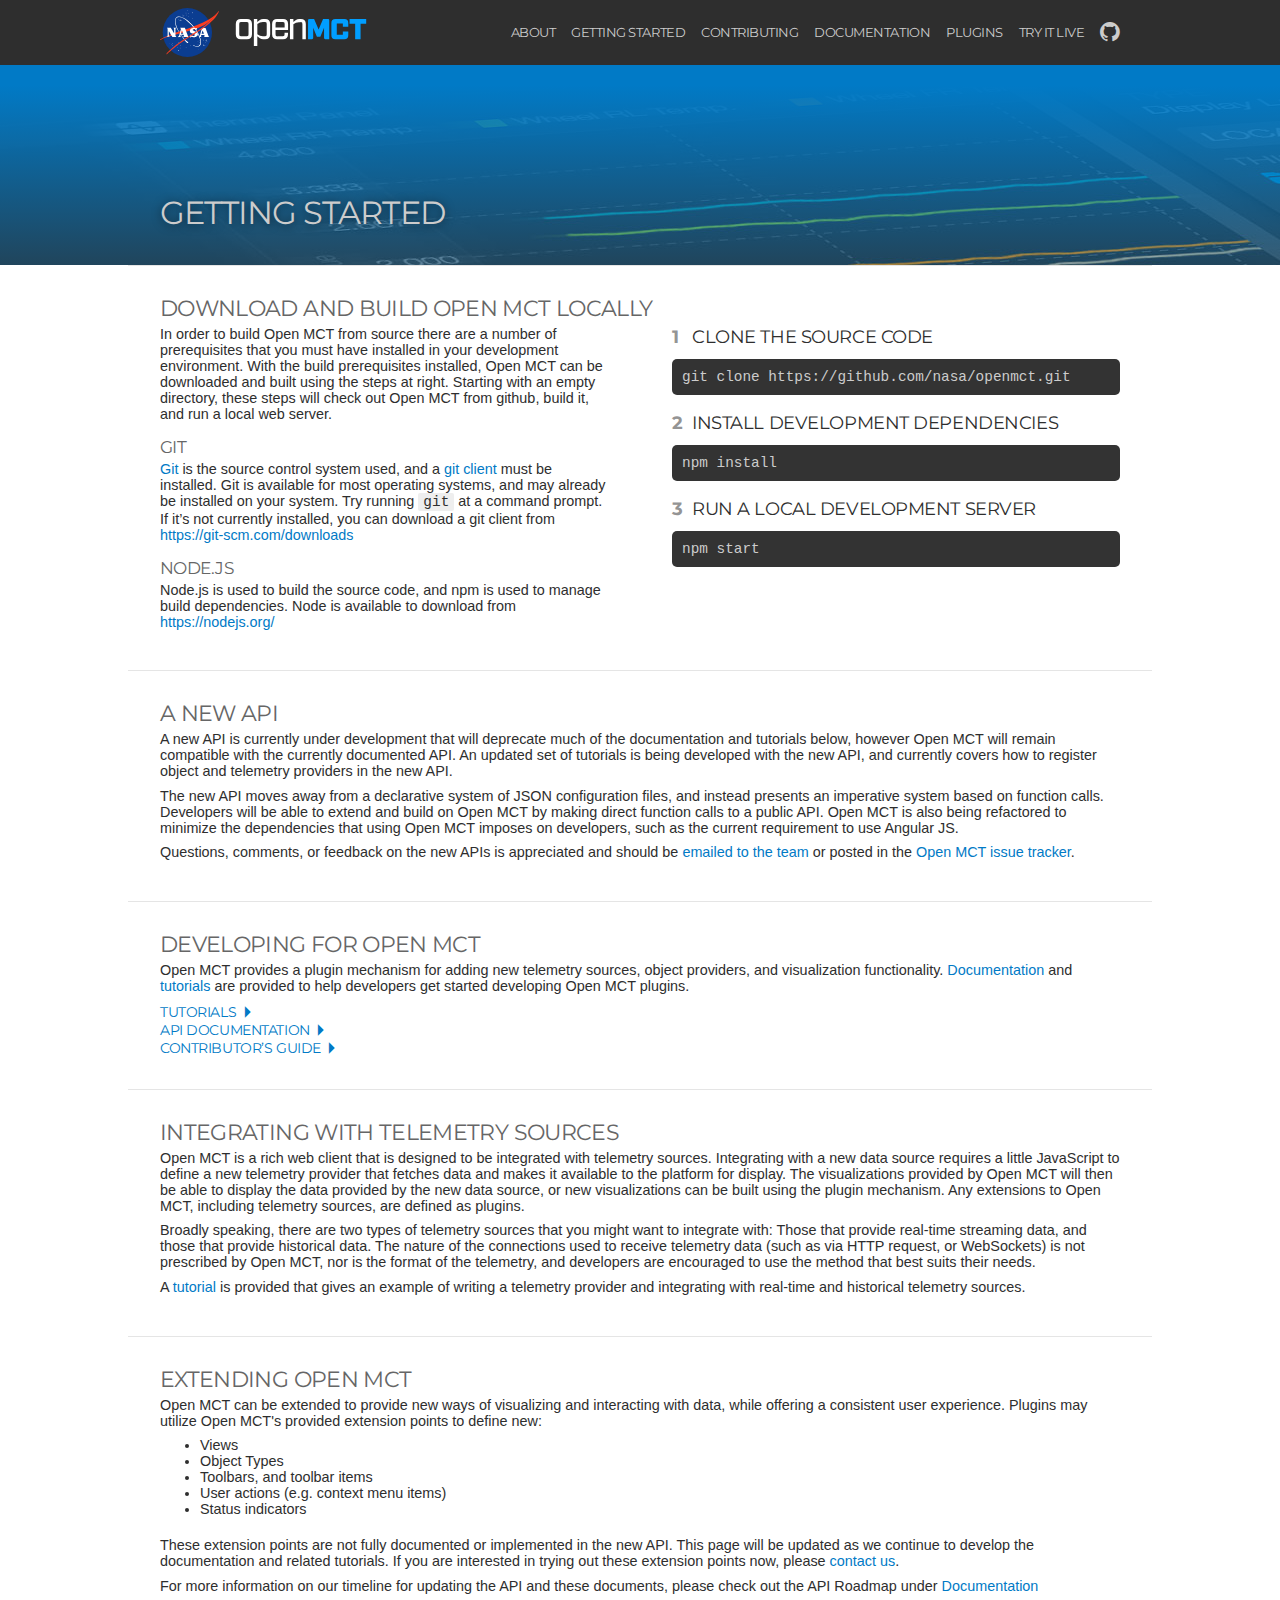
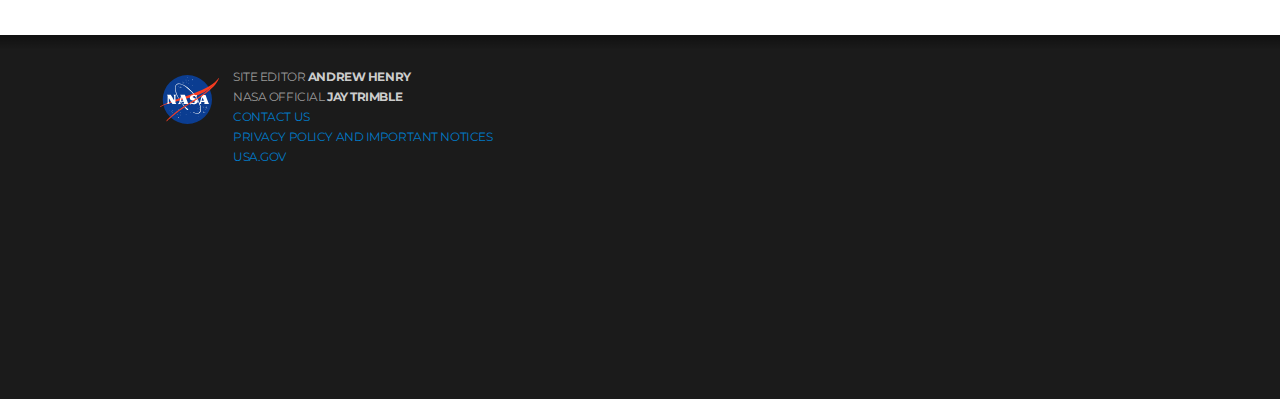
<file: getting-started/index.html>
<!DOCTYPE html>
<html>
<head lang="en">
    <meta charset="UTF-8">
    <meta name="viewport" content="width=device-width, initial-scale=1, maximum-scale=1, user-scalable=no">
    <title>Getting Started — Open MCT</title>
    <link rel="icon" type="image/png"
          href="../static/res/images/favicons/favicon-32x32.png" sizes="32x32">
    <link rel="icon" type="image/png" href="../static/res/images/favicons/favicon-96x96.png" sizes="96x96">
    <link rel="icon" type="image/png" href="../static/res/images/favicons/favicon-16x16.png" sizes="16x16">
    <link href='https://fonts.googleapis.com/css?family=Montserrat:400,700' rel='stylesheet' type='text/css'>
    <link rel="stylesheet" href="../static/res/css/normalize.min.css">
    <link rel="stylesheet" href="../static/res/css/styles.css">
    <link rel="shortcut icon" href="../static/res/images/favicons/favicon.ico">
    <script>
        (function (i, s, o, g, r, a, m) {
            i['GoogleAnalyticsObject'] = r;
            i[r] = i[r] || function () {
                    (i[r].q = i[r].q || []).push(arguments)
                }, i[r].l = 1 * new Date();
            a = s.createElement(o),
                m = s.getElementsByTagName(o)[0];
            a.async = 1;
            a.src = g;
            m.parentNode.insertBefore(a, m)
        })(window, document, 'script', 'https://www.google-analytics.com/analytics.js', 'ga');

        ga('create', 'UA-76951009-1', 'auto');
        ga('send', 'pageview');
    </script>
    <script>
        (function () {
            var loc = window.location;
            if (!loc.host.match(/^localhost:[0-9]*$/) && !loc.host.match(/^127\.0\.0\.1:[0-9]*$/) &&
                loc.protocol === 'http:') {
                loc.protocol = 'https:'
            }
        })();
    </script>
    <script src="../static/res/scripts/jquery-3.1.1.min.js"></script>
    <script src="../static/res/scripts/utils.js"></script>
    
</head>
<body>
<nav class="wo">
    <div class="main-nav wi">
        <a href="https://www.nasa.gov"
           class="logo logo-bg logo-nasa"
           target="_blank"
           alt="NASA logo"
           title="Link to NASA.com"></a>

        <a href="../"
           class="logo logo-bg logo-openmct"
           alt="Open MCT logo"></a>

        <div class="l-nav-links">
            <a href="../"
               class="nav-link mobile-sm-only">Home</a>
            
            <a href="../about-open-mct/" class="nav-link">About</a></li>
            
            <a href="../getting-started/" class="nav-link">Getting Started</a></li>
            
            <a href="../contributing/" class="nav-link">Contributing</a></li>
            
            <a href="../documentation/" class="nav-link">Documentation</a></li>
            
            <a href="../plugins/" class="nav-link">Plugins</a></li>
            
            <a href="https://openmct-demo.herokuapp.com/" class="nav-link"
               target="_blank" rel="noreferrer">Try it live</a>
            <a href="https://github.com/nasa/openmct"
               class="nav-link t-nav-link-github-repo mobile-sm-only"
               target="_blank" rel="noreferrer">Github Repository</a>
            <a href="https://github.com/nasa/openmct"
               class="logo logo-github"
               target="_blank"
               alt="Link to Open MCT Github repository"
               title="Link to Open MCT Github repository"></a>
        </div>

        <a class="icon-menu"
           onclick="toggleClass('.l-nav-links','expanded')"
           alt="Main navigation"></a>
    </div>
</nav>
<div class="l-main wo">
    
<div class="p-body getting-started">
    <div class="t-hero l-hero-holder">
      <div class="l-hero-main wo">
        <div class="l-hero-text cols cols-equal wi">
          <div class="col">
            <h1>Getting Started</h1>
          </div>
        </div>
      </div>
    </div>
    <div class="l-page-section  wo">
    <div class="wi">
        <h2>Download and build Open MCT locally</h2>
        
        <div class="cols cols-equal">
            <div class="col col-left ">
                <div class="c-wrap">
                    
                    <p>In order to build Open MCT from source there are a number of prerequisites that you must have installed in your development environment. With the build prerequisites installed, Open MCT can be downloaded and built using the steps at right. Starting with an empty directory, these steps will check out Open MCT from github, build it, and run a local web server.</p>
<p><h3>Git</h3>
<a href="https://git-scm.com/" target="_blank">Git</a> is the source control system used, and a <a href="https://git-scm.com/downloads" target="_blank">git client</a> must be installed. Git is available for most operating systems, and may already be installed on your system. Try running <code>git</code> at a command prompt. If it’s not currently installed, you can download a git client from <a href="https://git-scm.com/downloads" target="_blank">https://git-scm.com/downloads</a></p>
<p><h3>Node.js</h3>
Node.js is used to build the source code, and npm is used to manage build dependencies. Node is available to download from <a href="https://nodejs.org/" target="_blank">https://nodejs.org/</a></p>

                </div>
                
            </div>
            <div class="col col-right ">
                <div class="c-wrap">
                    
                    <ul class="t-list-steps t-list-code no-bullets">
    <li>
        <p><b>1</b>Clone the source code</p>
<label for=" id="code-line-1">git clone https://github.com/nasa/openmct.git</label>
        <input id="code-line-1" readonly class="code-wrapper" value="git clone https://github.com/nasa/openmct.git" onClick="this.setSelectionRange(0, this.value.length)" />
    </li>
    <li>
        <p><b>2</b>Install development Dependencies</p>
<label for=" id="code-line-2">npm install</label>
        <input id="code-line-2" readonly class="code-wrapper" value="npm install" onClick="this.setSelectionRange(0, this.value.length)" />
    </li>
    <li>
        <p><b>3</b>Run a local development server</p>
<label for=" id="code-line-3">npm start</label>
        <input id="code-line-3" readonly class="code-wrapper" value="npm start" onClick="this.setSelectionRange(0, this.value.length)" />
    </li>
</ul>
                </div>
                
            </div>
        </div>
    </div>
</div>

<div class="l-page-section wo">
    <div class="wi">
        <h2>A New API</h2>
        <div class="cols cols-equal">
            <div class="col">
                <p>A new API is currently under development that will deprecate much of the documentation and tutorials below, however Open MCT will remain compatible with the currently documented API. An updated set of tutorials is being developed with the new API, and currently covers how to register object and telemetry providers in the new API.</p>
<p>The new API moves away from a declarative system of JSON configuration files, and instead presents an imperative system based on function calls. Developers will be able to extend and build on Open MCT by making direct function calls to a public API. Open MCT is also being refactored to minimize the dependencies that using Open MCT imposes on developers, such as the current requirement to use Angular JS.</p>
<p>Questions, comments, or feedback on the new APIs is appreciated and should be <a href="../getting-started/(mailto:arc-dl-openmct@mail.nasa.gov">emailed to the team</a> or posted in the <a href="https://github.com/nasa/openmct/issues">Open MCT issue tracker</a>.</p>

            </div>
        </div>
    </div>
</div>

<div class="l-page-section wo">
    <div class="wi">
        <h2>Developing for Open MCT</h2>
        <div class="cols cols-equal">
            <div class="col">
                <p>Open MCT provides a plugin mechanism for adding new telemetry sources, object providers, and visualization functionality.  <a href="../documentation/">Documentation</a> and <a href="../docs/tutorials">tutorials</a> are provided to help developers get started developing Open MCT plugins.</p>
<ul class="link-list arw">
<li><a href='https://github.com/nasa/openmct-tutorial' target='_blank'>Tutorials</a></li>
<li><a href='https://github.com/nasa/openmct/blob/master/API.md' target='_blank'>API Documentation</a></li>
<li><a href='https://github.com/nasa/openmct/blob/master/CONTRIBUTING.md' target='_blank'>Contributor’s Guide</a></li>
</ul>
            </div>
        </div>
    </div>
</div>

<div class="l-page-section wo">
    <div class="wi">
        <h2>Integrating with Telemetry Sources</h2>
        <div class="cols cols-equal">
            <div class="col">
                <p>Open MCT is a rich web client  that is designed to be integrated with telemetry sources. Integrating with a new data source requires a little JavaScript to define a new telemetry provider that fetches data and makes it available to the platform for display. The visualizations provided by Open MCT will then be able to display the data provided by the new data source, or new visualizations can be built using the plugin mechanism. Any extensions to Open MCT, including telemetry sources, are defined as plugins.</p>
<p>Broadly speaking, there are two types of telemetry sources that you might want to integrate with: Those that provide real-time streaming data, and those that provide historical data. The nature of the connections used to receive telemetry data (such as via HTTP request, or WebSockets) is not prescribed by Open MCT, nor is the format of the telemetry, and developers are encouraged to use the method that best suits their needs.</p>
<p>A <a href="https://github.com/nasa/openmct-tutorial">tutorial</a> is provided that gives an example of writing a telemetry provider and integrating with real-time and historical telemetry sources.</p>

            </div>
        </div>
    </div>
</div>

<div class="l-page-section wo">
    <div class="wi">
        <h2>Extending Open MCT</h2>
        <div class="cols cols-equal">
            <div class="col">
                <p>Open MCT can be extended to provide new ways of visualizing and interacting with data, while offering a consistent user experience. Plugins may utilize Open MCT's provided extension points to define new:</p>
<ul>
<li>Views</li>
<li>Object Types</li>
<li>Toolbars, and toolbar items</li>
<li>User actions (e.g. context menu items)</li>
<li>Status indicators</li>
</ul>
<p>These extension points are not fully documented or implemented in the new API.  This page will be updated as we continue to develop the documentation and related tutorials.  If you are interested in trying out these extension points now, please <a href="mailto:arc-dl-openmct@mail.nasa.gov">contact us</a>.</p>
<p>For more information on our timeline for updating the API and these documents, please check out the API Roadmap under <a href="../documentation/">Documentation</a></p>

            </div>
        </div>
    </div>
</div>
</div>

</div>
<div class="l-page-section t-footer wo">
    <div class="t-footer-content wi">
        <ul class="list-vertical no-bullets">
            <li>Site Editor <b>Andrew Henry</b></li>
            <li>NASA Official <b>Jay Trimble</b></li>
        </ul>
        <ul class="list-vertical no-bullets">
            <li><a href="mailto:arc-dl-openmct@mail.nasa.gov">Contact Us</a></li>
            <li><a href="https://www.nasa.gov/about/highlights/HP_Privacy.html" target="_blank">Privacy Policy and
                Important Notices</a></li>
            <li><a href="https://www.usa.gov/" target="_blank">USA.gov</a></li>
        </ul>
    </div>

</div>

</div>
</body>
</html>
</file>
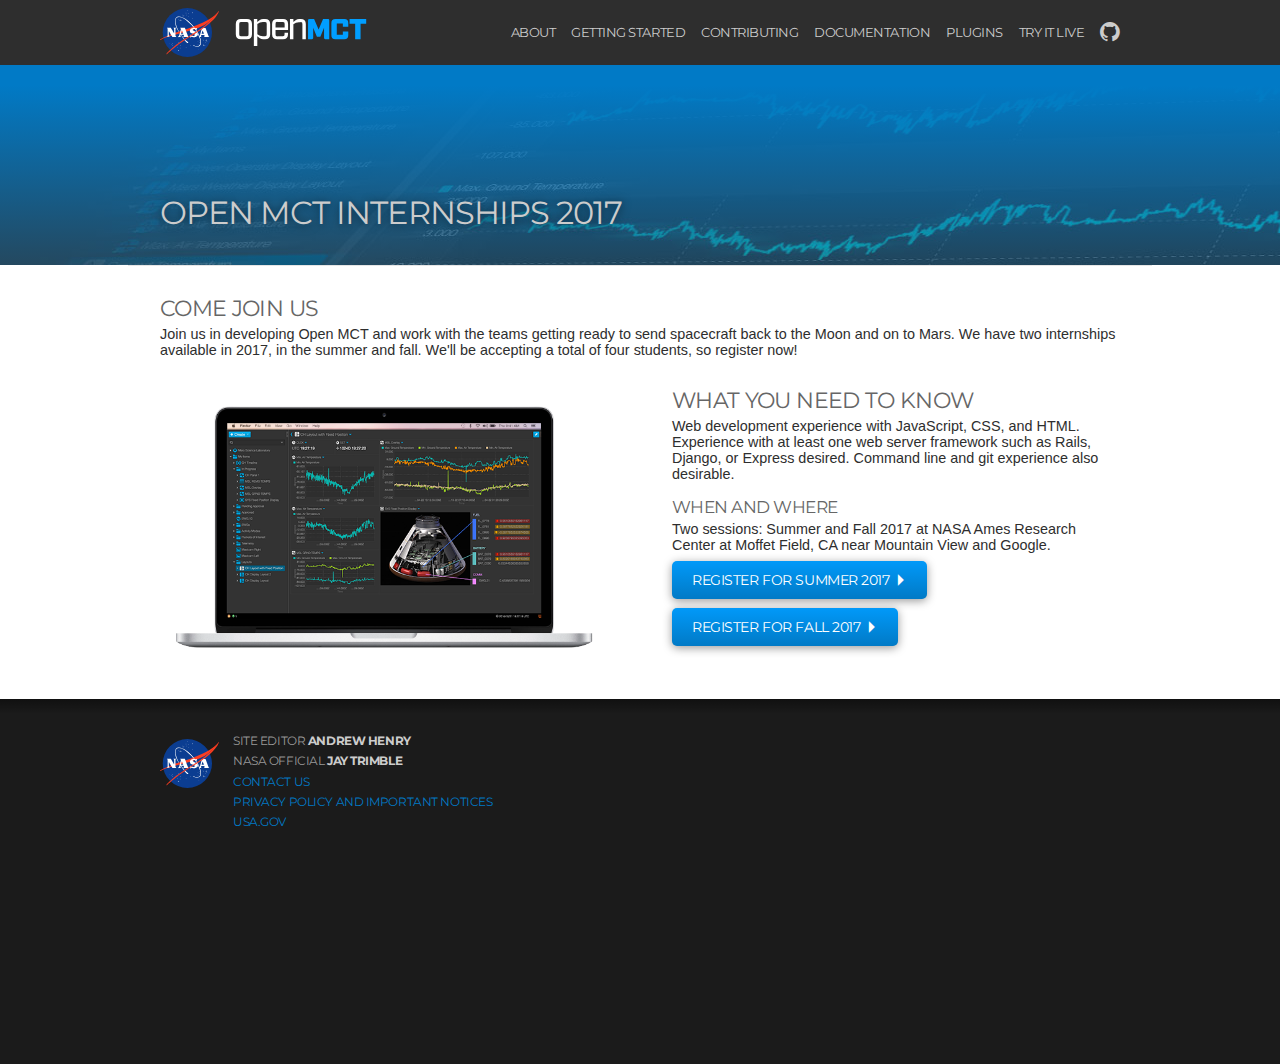
<file: internships/index.html>
<!DOCTYPE html>
<html>
<head lang="en">
    <meta charset="UTF-8">
    <meta name="viewport" content="width=device-width, initial-scale=1, maximum-scale=1, user-scalable=no">
    <title>Open MCT Internships 2017 — Open MCT</title>
    <link rel="icon" type="image/png"
          href="../static/res/images/favicons/favicon-32x32.png" sizes="32x32">
    <link rel="icon" type="image/png" href="../static/res/images/favicons/favicon-96x96.png" sizes="96x96">
    <link rel="icon" type="image/png" href="../static/res/images/favicons/favicon-16x16.png" sizes="16x16">
    <link href='https://fonts.googleapis.com/css?family=Montserrat:400,700' rel='stylesheet' type='text/css'>
    <link rel="stylesheet" href="../static/res/css/normalize.min.css">
    <link rel="stylesheet" href="../static/res/css/styles.css">
    <link rel="shortcut icon" href="../static/res/images/favicons/favicon.ico">
    <script>
        (function (i, s, o, g, r, a, m) {
            i['GoogleAnalyticsObject'] = r;
            i[r] = i[r] || function () {
                    (i[r].q = i[r].q || []).push(arguments)
                }, i[r].l = 1 * new Date();
            a = s.createElement(o),
                m = s.getElementsByTagName(o)[0];
            a.async = 1;
            a.src = g;
            m.parentNode.insertBefore(a, m)
        })(window, document, 'script', 'https://www.google-analytics.com/analytics.js', 'ga');

        ga('create', 'UA-76951009-1', 'auto');
        ga('send', 'pageview');
    </script>
    <script>
        (function () {
            var loc = window.location;
            if (!loc.host.match(/^localhost:[0-9]*$/) && !loc.host.match(/^127\.0\.0\.1:[0-9]*$/) &&
                loc.protocol === 'http:') {
                loc.protocol = 'https:'
            }
        })();
    </script>
    <script src="../static/res/scripts/jquery-3.1.1.min.js"></script>
    <script src="../static/res/scripts/utils.js"></script>
    
</head>
<body>
<nav class="wo">
    <div class="main-nav wi">
        <a href="https://www.nasa.gov"
           class="logo logo-bg logo-nasa"
           target="_blank"
           alt="NASA logo"
           title="Link to NASA.com"></a>

        <a href="../"
           class="logo logo-bg logo-openmct"
           alt="Open MCT logo"></a>

        <div class="l-nav-links">
            <a href="../"
               class="nav-link mobile-sm-only">Home</a>
            
            <a href="../about-open-mct/" class="nav-link">About</a></li>
            
            <a href="../getting-started/" class="nav-link">Getting Started</a></li>
            
            <a href="../contributing/" class="nav-link">Contributing</a></li>
            
            <a href="../documentation/" class="nav-link">Documentation</a></li>
            
            <a href="../plugins/" class="nav-link">Plugins</a></li>
            
            <a href="https://openmct-demo.herokuapp.com/" class="nav-link"
               target="_blank" rel="noreferrer">Try it live</a>
            <a href="https://github.com/nasa/openmct"
               class="nav-link t-nav-link-github-repo mobile-sm-only"
               target="_blank" rel="noreferrer">Github Repository</a>
            <a href="https://github.com/nasa/openmct"
               class="logo logo-github"
               target="_blank"
               alt="Link to Open MCT Github repository"
               title="Link to Open MCT Github repository"></a>
        </div>

        <a class="icon-menu"
           onclick="toggleClass('.l-nav-links','expanded')"
           alt="Main navigation"></a>
    </div>
</nav>
<div class="l-main wo">
    
<div class="p-body contributing">
    <div class="t-hero l-hero-holder">
      <div class="l-hero-main wo">
        <div class="l-hero-text cols cols-equal wi">
          <div class="col">
            <h1>Open MCT Internships 2017</h1>
          </div>
        </div>
      </div>
    </div>
    <div class="l-page-section  wo">
    <div class="wi">
        <h2>Come Join Us</h2>
        <div class="t-intro"><p>Join us in developing Open MCT and work with the teams getting ready to send spacecraft back to the Moon and on to Mars. We have two internships available in 2017, in the summer and fall. We'll be accepting a total of four students, so register now!</p>
</div>
        <div class="cols cols-equal">
            <div class="col col-left ">
                <div class="c-wrap">
                    
                    
                </div>
                
                <img class="graphic" src="../static/res/images/macbook-warp-1.png"
                     alt="" />
                
            </div>
            <div class="col col-right ">
                <div class="c-wrap">
                    <h2>What you need to know</h2>
                    <p>Web development experience with JavaScript, CSS, and HTML. Experience with at least one web server framework such as Rails, Django, or Express desired. Command line and git experience also desirable.</p>
<p><h3>When and where</h3>
Two sessions: Summer and Fall 2017 at NASA Ames Research Center at Moffet Field, CA near Mountain View and Google.</p>
<p><a href="https://intern.nasa.gov/ossi/web/public/guest/searchOpps/index.cfm?solarAction=view&id=17470" target="_blank" class="btn major arw">Register for Summer 2017</a></p>
<p><a href="https://intern.nasa.gov/ossi/web/public/guest/searchOpps/index.cfm?solarAction=view&id=17471" target="_blank" class="btn major arw">Register for Fall 2017</a></p>
                </div>
                
            </div>
        </div>
    </div>
</div>
</div>

</div>
<div class="l-page-section t-footer wo">
    <div class="t-footer-content wi">
        <ul class="list-vertical no-bullets">
            <li>Site Editor <b>Andrew Henry</b></li>
            <li>NASA Official <b>Jay Trimble</b></li>
        </ul>
        <ul class="list-vertical no-bullets">
            <li><a href="mailto:arc-dl-openmct@mail.nasa.gov">Contact Us</a></li>
            <li><a href="https://www.nasa.gov/about/highlights/HP_Privacy.html" target="_blank">Privacy Policy and
                Important Notices</a></li>
            <li><a href="https://www.usa.gov/" target="_blank">USA.gov</a></li>
        </ul>
    </div>

</div>

</div>
</body>
</html>
</file>
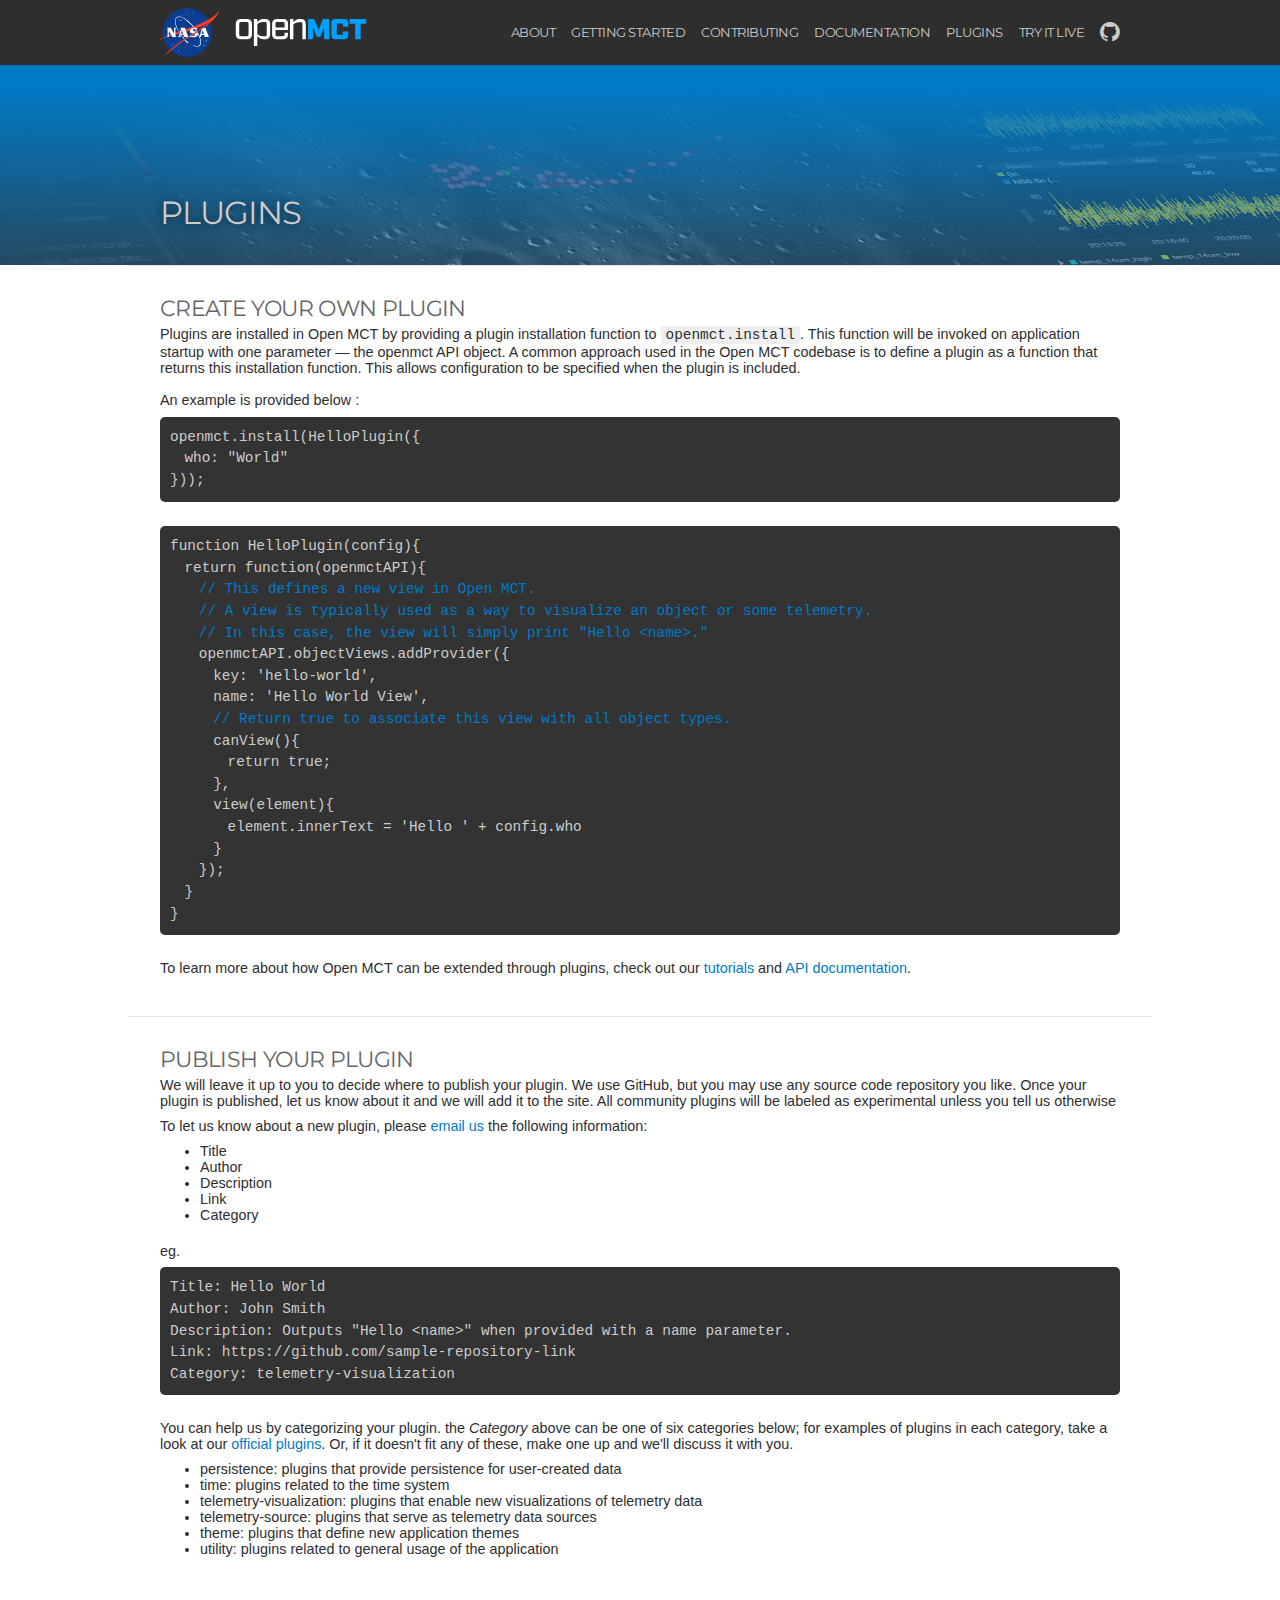
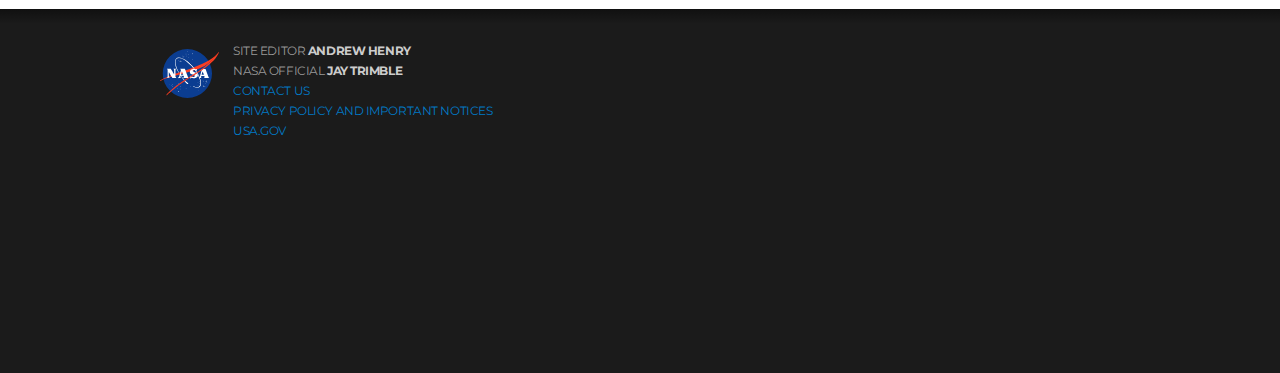
<file: plugins-documentation/index.html>
<!DOCTYPE html>
<html>
<head lang="en">
    <meta charset="UTF-8">
    <meta name="viewport" content="width=device-width, initial-scale=1, maximum-scale=1, user-scalable=no">
    <title>Plugins — Open MCT</title>
    <link rel="icon" type="image/png"
          href="../static/res/images/favicons/favicon-32x32.png" sizes="32x32">
    <link rel="icon" type="image/png" href="../static/res/images/favicons/favicon-96x96.png" sizes="96x96">
    <link rel="icon" type="image/png" href="../static/res/images/favicons/favicon-16x16.png" sizes="16x16">
    <link href='https://fonts.googleapis.com/css?family=Montserrat:400,700' rel='stylesheet' type='text/css'>
    <link rel="stylesheet" href="../static/res/css/normalize.min.css">
    <link rel="stylesheet" href="../static/res/css/styles.css">
    <link rel="shortcut icon" href="../static/res/images/favicons/favicon.ico">
    <script>
        (function (i, s, o, g, r, a, m) {
            i['GoogleAnalyticsObject'] = r;
            i[r] = i[r] || function () {
                    (i[r].q = i[r].q || []).push(arguments)
                }, i[r].l = 1 * new Date();
            a = s.createElement(o),
                m = s.getElementsByTagName(o)[0];
            a.async = 1;
            a.src = g;
            m.parentNode.insertBefore(a, m)
        })(window, document, 'script', 'https://www.google-analytics.com/analytics.js', 'ga');

        ga('create', 'UA-76951009-1', 'auto');
        ga('send', 'pageview');
    </script>
    <script>
        (function () {
            var loc = window.location;
            if (!loc.host.match(/^localhost:[0-9]*$/) && !loc.host.match(/^127\.0\.0\.1:[0-9]*$/) &&
                loc.protocol === 'http:') {
                loc.protocol = 'https:'
            }
        })();
    </script>
    <script src="../static/res/scripts/jquery-3.1.1.min.js"></script>
    <script src="../static/res/scripts/utils.js"></script>
    
</head>
<body>
<nav class="wo">
    <div class="main-nav wi">
        <a href="https://www.nasa.gov"
           class="logo logo-bg logo-nasa"
           target="_blank"
           alt="NASA logo"
           title="Link to NASA.com"></a>

        <a href="../"
           class="logo logo-bg logo-openmct"
           alt="Open MCT logo"></a>

        <div class="l-nav-links">
            <a href="../"
               class="nav-link mobile-sm-only">Home</a>
            
            <a href="../about-open-mct/" class="nav-link">About</a></li>
            
            <a href="../getting-started/" class="nav-link">Getting Started</a></li>
            
            <a href="../contributing/" class="nav-link">Contributing</a></li>
            
            <a href="../documentation/" class="nav-link">Documentation</a></li>
            
            <a href="../plugins/" class="nav-link">Plugins</a></li>
            
            <a href="https://openmct-demo.herokuapp.com/" class="nav-link"
               target="_blank" rel="noreferrer">Try it live</a>
            <a href="https://github.com/nasa/openmct"
               class="nav-link t-nav-link-github-repo mobile-sm-only"
               target="_blank" rel="noreferrer">Github Repository</a>
            <a href="https://github.com/nasa/openmct"
               class="logo logo-github"
               target="_blank"
               alt="Link to Open MCT Github repository"
               title="Link to Open MCT Github repository"></a>
        </div>

        <a class="icon-menu"
           onclick="toggleClass('.l-nav-links','expanded')"
           alt="Main navigation"></a>
    </div>
</nav>
<div class="l-main wo">
    
<div class="p-body plugins">
    <div class="t-hero l-hero-holder">
      <div class="l-hero-main wo">
        <div class="l-hero-text cols cols-equal wi">
          <div class="col">
            <h1>Plugins</h1>
          </div>
        </div>
      </div>
    </div>
    <div class="l-page-section wo">
    <div class="wi">
        <h2>Create Your Own Plugin</h2>
        <div class="cols cols-equal">
            <div class="col">
                <p>Plugins are installed in Open MCT by providing a plugin installation function to <code>openmct.install</code>. This function will be invoked on application startup with one parameter — the openmct API object.
A common approach used in the Open MCT codebase is to define a plugin as a function that returns this installation function. This allows configuration to be specified when the plugin is included.<br><br>
An example is provided below :<br></p>
<p><div class="plugins-code">openmct.install(HelloPlugin({<br>&emsp;who: "World"<br>}));<br></div><br></p>
<p><div class="plugins-code">
  function HelloPlugin(config){<br>
  &emsp;return function(openmctAPI){<br>
  <span class="plugins-code-comment">&emsp;&emsp;// This defines a new view in Open MCT.<br>
  &emsp;&emsp;// A view is typically used as a way to visualize an object or some telemetry.<br>
  &emsp;&emsp;// In this case, the view will simply print "Hello &lt;name&gt;."</span><br>
  &emsp;&emsp;openmctAPI.objectViews.addProvider({<br>
  &emsp;&emsp;&emsp;key: 'hello-world',<br>
  &emsp;&emsp;&emsp;name: 'Hello World View',<br>
  <span class="plugins-code-comment">&emsp;&emsp;&emsp;// Return true to associate this view with all object types.</span><br>
  &emsp;&emsp;&emsp;canView(){<br>
  &emsp;&emsp;&emsp;&emsp;return true;<br>
    &emsp;&emsp;&emsp;},<br>
  &emsp;&emsp;&emsp;view(element){<br>
  &emsp;&emsp;&emsp;&emsp;element.innerText = 'Hello ' + config.who <br>
  &emsp;&emsp;&emsp;}<br>
  &emsp;&emsp;});<br>
  &emsp;}<br>
  }<br>
</div><br></p>
<p>To learn more about how Open MCT can be extended through plugins, check out our <a href="https://github.com/nasa/openmct-tutorial" target="_blank" >tutorials</a> and <a href="https://github.com/nasa/openmct/blob/master/API.md" target="_blank" >API documentation</a>.</p>

            </div>
        </div>
    </div>
</div>

<div class="l-page-section wo">
    <div class="wi">
        <h2>Publish Your Plugin</h2>
        <div class="cols cols-equal">
            <div class="col">
                <p>We will leave it up to you to decide where to publish your plugin. We use GitHub, but you may use any source code repository you like. Once your plugin is published, let us know about it and we will add it to the site. All community plugins will be labeled as experimental unless you tell us otherwise</p>
<p>To let us know about a new plugin, please <a href="mailto:arc-dl-openmct@mail.nasa.gov">email us</a> the following information:</p>
<ul>
<li>Title</li>
<li>Author</li>
<li>Description</li>
<li>Link</li>
<li>Category</li>
</ul>
<p>eg.</p>
<p><div class="plugins-code">
    Title: Hello World<br>
    Author: John Smith<br>
    Description: Outputs "Hello &lt;name&gt" when provided with a name parameter.<br>
    Link: https://github.com/sample-repository-link<br>
    Category: telemetry-visualization<br>
</div><br></p>
<p>You can help us by categorizing your plugin. the <em>Category</em> above can be one of six categories below; for examples of plugins in each category, take a look at our <a href="../plugins">official plugins</a>. Or, if it doesn't fit any of these, make one up and we'll discuss it with you.</p>
<ul>
<li>persistence: plugins that provide persistence for user-created data </li>
<li>time: plugins related to the time system </li>
<li>telemetry-visualization: plugins that enable new visualizations of telemetry data</li>
<li>telemetry-source: plugins that serve as telemetry data sources</li>
<li>theme: plugins that define new application themes</li>
<li>utility: plugins related to general usage of the application</li>
</ul>

            </div>
        </div>
    </div>
</div>
</div>

</div>
<div class="l-page-section t-footer wo">
    <div class="t-footer-content wi">
        <ul class="list-vertical no-bullets">
            <li>Site Editor <b>Andrew Henry</b></li>
            <li>NASA Official <b>Jay Trimble</b></li>
        </ul>
        <ul class="list-vertical no-bullets">
            <li><a href="mailto:arc-dl-openmct@mail.nasa.gov">Contact Us</a></li>
            <li><a href="https://www.nasa.gov/about/highlights/HP_Privacy.html" target="_blank">Privacy Policy and
                Important Notices</a></li>
            <li><a href="https://www.usa.gov/" target="_blank">USA.gov</a></li>
        </ul>
    </div>

</div>

</div>
</body>
</html>
</file>
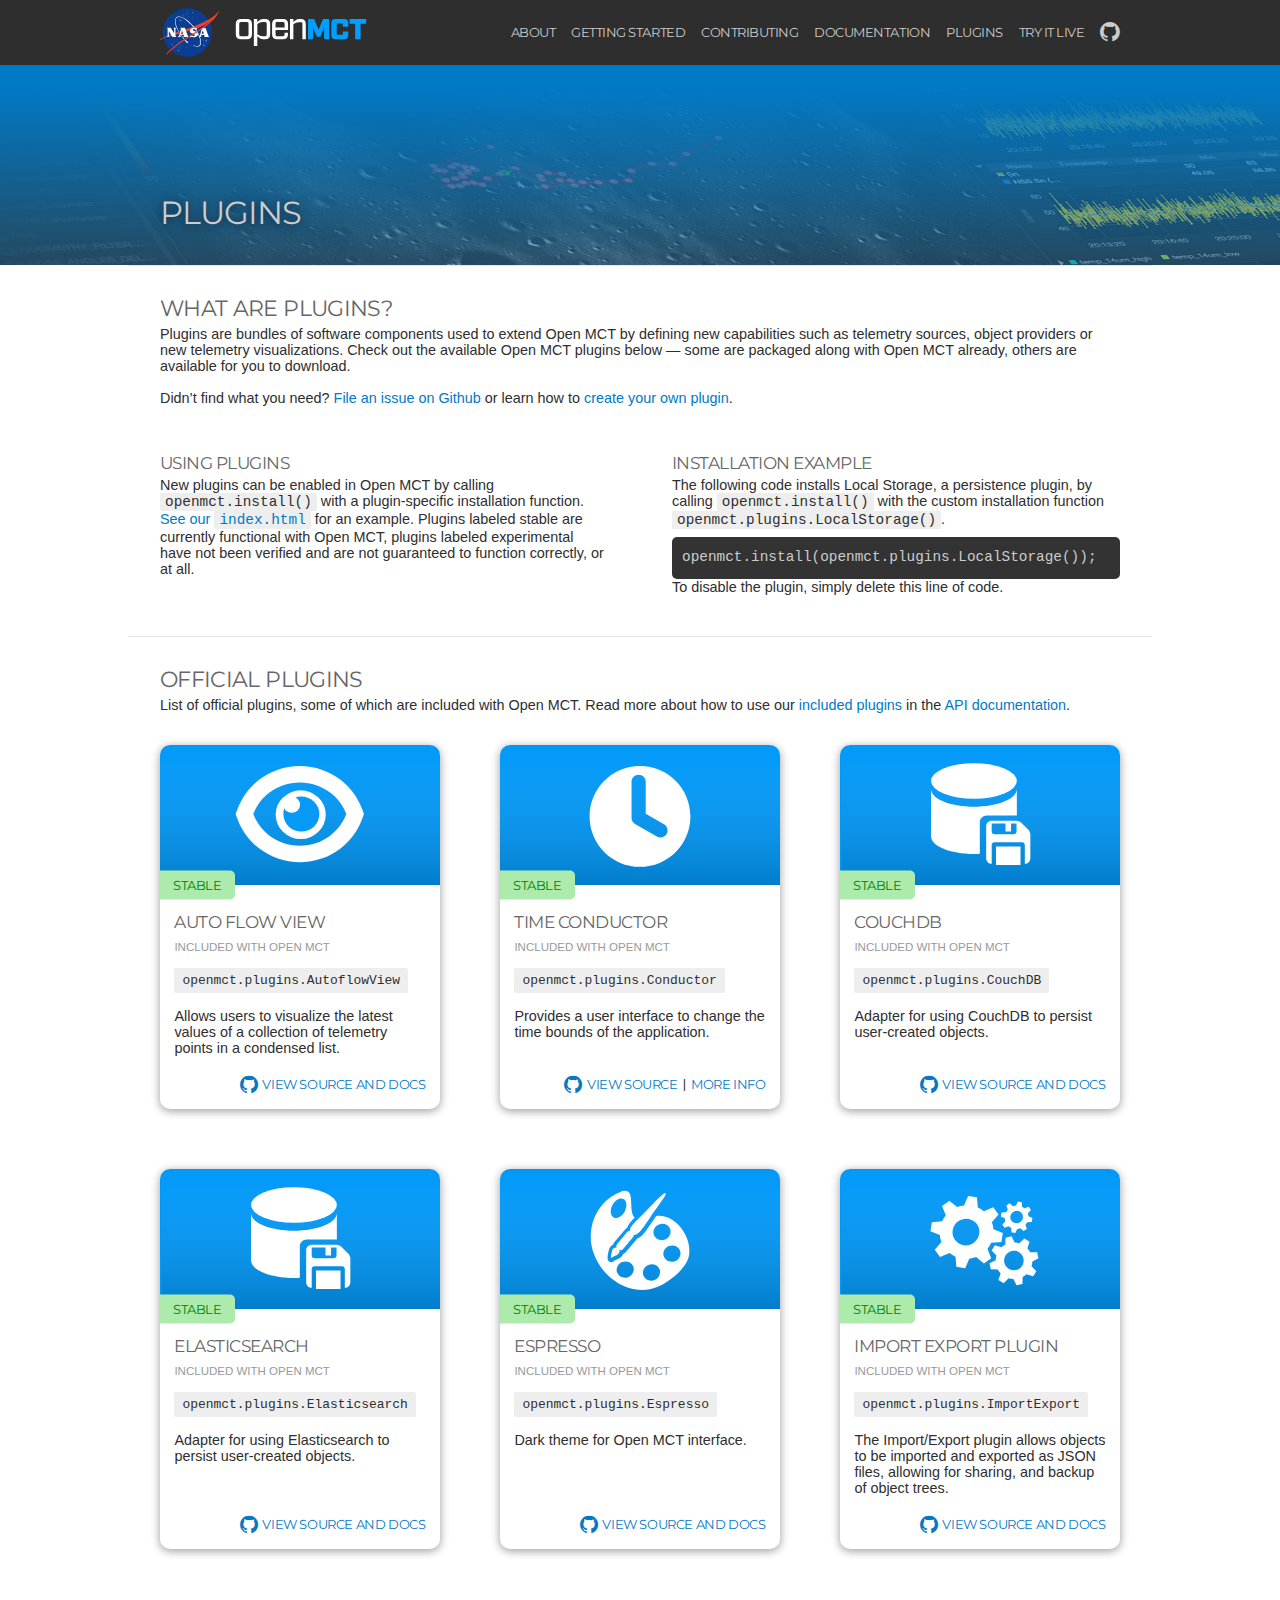
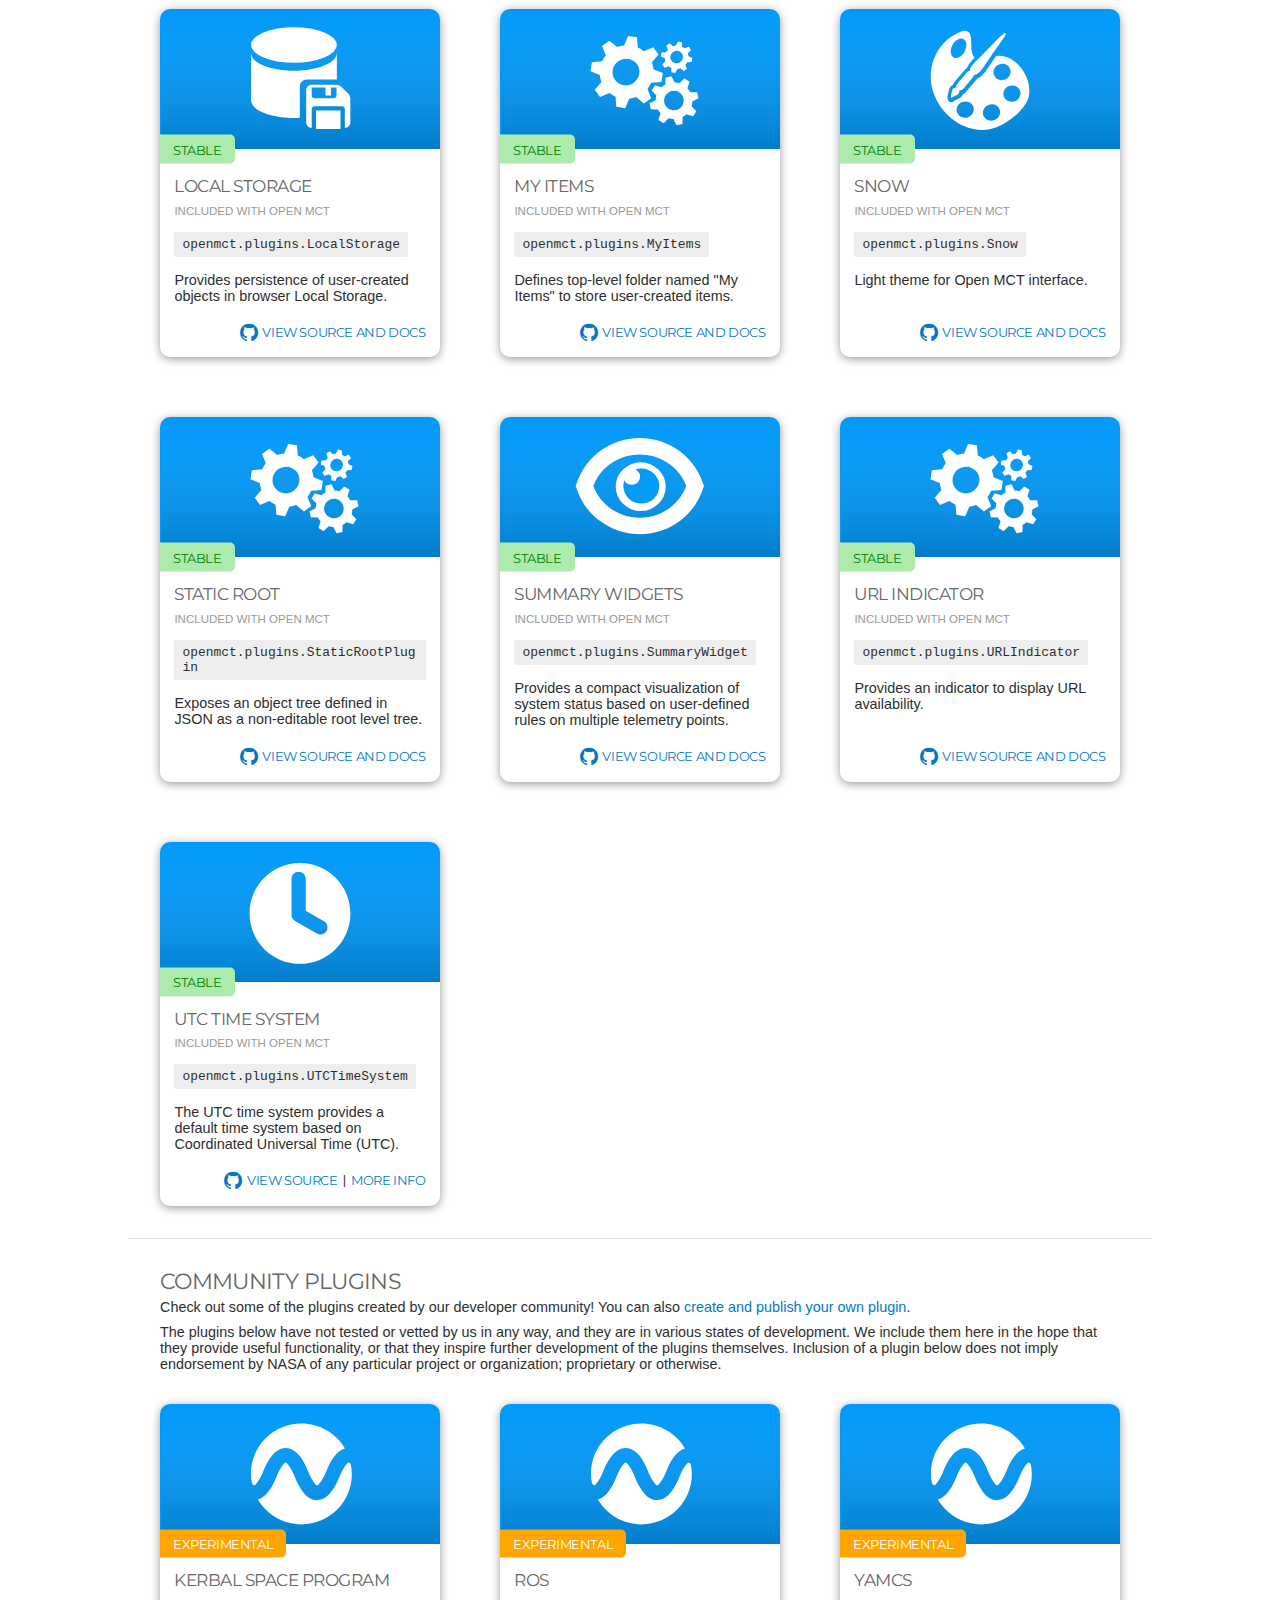
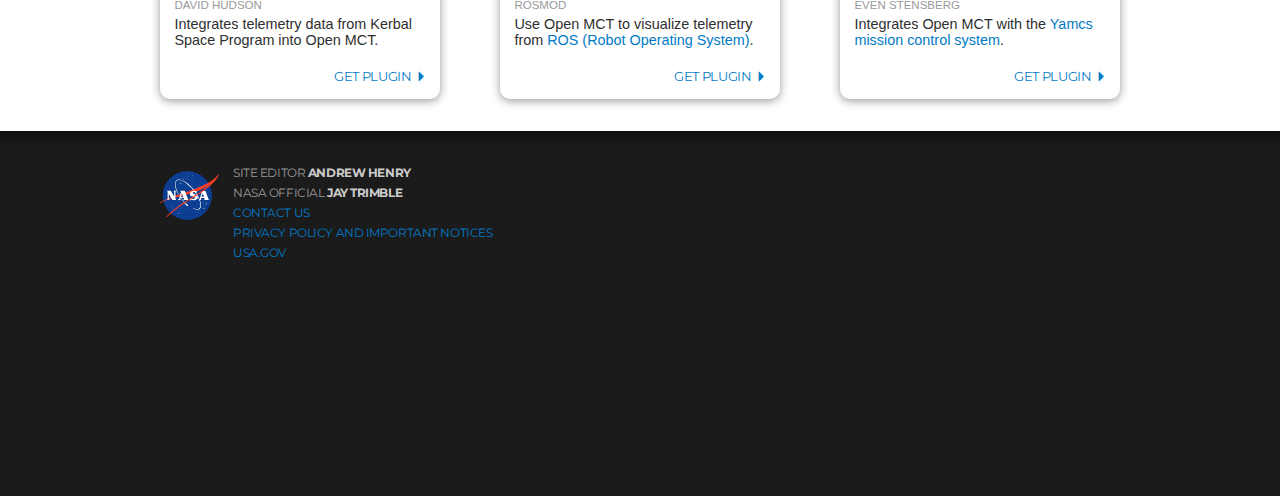
<file: plugins/index.html>
<!DOCTYPE html>
<html>
<head lang="en">
    <meta charset="UTF-8">
    <meta name="viewport" content="width=device-width, initial-scale=1, maximum-scale=1, user-scalable=no">
    <title>Plugins — Open MCT</title>
    <link rel="icon" type="image/png"
          href="../static/res/images/favicons/favicon-32x32.png" sizes="32x32">
    <link rel="icon" type="image/png" href="../static/res/images/favicons/favicon-96x96.png" sizes="96x96">
    <link rel="icon" type="image/png" href="../static/res/images/favicons/favicon-16x16.png" sizes="16x16">
    <link href='https://fonts.googleapis.com/css?family=Montserrat:400,700' rel='stylesheet' type='text/css'>
    <link rel="stylesheet" href="../static/res/css/normalize.min.css">
    <link rel="stylesheet" href="../static/res/css/styles.css">
    <link rel="shortcut icon" href="../static/res/images/favicons/favicon.ico">
    <script>
        (function (i, s, o, g, r, a, m) {
            i['GoogleAnalyticsObject'] = r;
            i[r] = i[r] || function () {
                    (i[r].q = i[r].q || []).push(arguments)
                }, i[r].l = 1 * new Date();
            a = s.createElement(o),
                m = s.getElementsByTagName(o)[0];
            a.async = 1;
            a.src = g;
            m.parentNode.insertBefore(a, m)
        })(window, document, 'script', 'https://www.google-analytics.com/analytics.js', 'ga');

        ga('create', 'UA-76951009-1', 'auto');
        ga('send', 'pageview');
    </script>
    <script>
        (function () {
            var loc = window.location;
            if (!loc.host.match(/^localhost:[0-9]*$/) && !loc.host.match(/^127\.0\.0\.1:[0-9]*$/) &&
                loc.protocol === 'http:') {
                loc.protocol = 'https:'
            }
        })();
    </script>
    <script src="../static/res/scripts/jquery-3.1.1.min.js"></script>
    <script src="../static/res/scripts/utils.js"></script>
    
</head>
<body>
<nav class="wo">
    <div class="main-nav wi">
        <a href="https://www.nasa.gov"
           class="logo logo-bg logo-nasa"
           target="_blank"
           alt="NASA logo"
           title="Link to NASA.com"></a>

        <a href="../"
           class="logo logo-bg logo-openmct"
           alt="Open MCT logo"></a>

        <div class="l-nav-links">
            <a href="../"
               class="nav-link mobile-sm-only">Home</a>
            
            <a href="../about-open-mct/" class="nav-link">About</a></li>
            
            <a href="../getting-started/" class="nav-link">Getting Started</a></li>
            
            <a href="../contributing/" class="nav-link">Contributing</a></li>
            
            <a href="../documentation/" class="nav-link">Documentation</a></li>
            
            <a href="../plugins/" class="nav-link">Plugins</a></li>
            
            <a href="https://openmct-demo.herokuapp.com/" class="nav-link"
               target="_blank" rel="noreferrer">Try it live</a>
            <a href="https://github.com/nasa/openmct"
               class="nav-link t-nav-link-github-repo mobile-sm-only"
               target="_blank" rel="noreferrer">Github Repository</a>
            <a href="https://github.com/nasa/openmct"
               class="logo logo-github"
               target="_blank"
               alt="Link to Open MCT Github repository"
               title="Link to Open MCT Github repository"></a>
        </div>

        <a class="icon-menu"
           onclick="toggleClass('.l-nav-links','expanded')"
           alt="Main navigation"></a>
    </div>
</nav>
<div class="l-main wo">
    
<div class="p-body plugins">
    <div class="t-hero l-hero-holder">
      <div class="l-hero-main wo">
        <div class="l-hero-text cols cols-equal wi">
          <div class="col">
            <h1>Plugins</h1>
          </div>
        </div>
      </div>
    </div>

    <!-- plugin introduction-->
    <div class="l-page-section  wo">
    <div class="wi">
        <h2>what are plugins?</h2>
        <div class="t-intro"><p>Plugins are bundles of software components used to extend Open MCT by defining new capabilities such as telemetry sources, object providers or new telemetry visualizations. Check out the available Open MCT plugins below — some are packaged along with Open MCT already, others are available for you to download.<br><br>Didn’t find what you need? <a href="https://github.com/nasa/openmct/issues" target="_blank">File an issue on Github</a> or learn how to <a href="../plugins-documentation">create your own plugin</a>.</p>
</div>
        <div class="cols cols-equal">
            <div class="col col-left ">
                <div class="c-wrap">
                    
                    <p><h3>using plugins</h3>
New plugins can be enabled in Open MCT by calling <code>openmct.install()</code> with a plugin-specific installation function. <a href="https://github.com/nasa/openmct/blob/master/index.html">See our <code>index.html</code></a> for an example.
Plugins labeled stable are currently functional with Open MCT, plugins labeled experimental have not been verified and are not guaranteed to function correctly, or at all.</p>

                </div>
                
            </div>
            <div class="col col-right ">
                <div class="c-wrap">
                    
                    <p><h3>installation example</h3>
The following code installs Local Storage, a persistence plugin, by calling <code>openmct.install()</code> with the custom installation function <code>openmct.plugins.LocalStorage()</code>.</p>
<p><div class="plugins-code">openmct.install(openmct.plugins.LocalStorage());</div>
To disable the plugin, simply delete this line of code.</p>

                </div>
                
            </div>
        </div>
    </div>
</div>

    <!-- official plugin section -->
    <div class="l-page-section wo">
        <div class="wi">
            
                <h2>Official Plugins</h2>
            
            
                <div class="t-intro"><p>List of official plugins, some of which are included with Open MCT.  Read more about how to use our <a href="../plugins/&quot;https:/github.com/nasa/openmct/blob/master/API.md#included-plugins&quot;">included plugins</a> in the <a href="https://github.com/nasa/openmct/blob/master/API.md" target="_blank">API documentation</a>.</p>
</div>
            
            <div class="cards">
                <!-- load official plugins -->
                
                    <div class="card">
                        <div class="card-icon" style="background-image: url(plugin-icon-telemetry-visualization.svg);"></div>
                        <div class="card-tag">
                            
                                <span class="card-stable">stable</span>
                            
                        </div>
                        <div class="card-content">
                            <h3>Auto Flow View</h3>
                            
                              <span class="card-label">Included with Open MCT</span>
                            
                            <div class="plugin-installation"><p><code>openmct.plugins.AutoflowView</code></p>
</div>
                            <div class="card-description"><p>Allows users to visualize the latest values of a collection of telemetry points in a condensed list.</p>
</div>
                            <div class="card-button">
                              
                                <a href="https://github.com/nasa/openmct/tree/master/src/plugins/autoflow/" class="card-link" target="_blank" alt="Link to Open MCT Github repository"><span class="card-logo-github"></span>&nbsp;&nbsp;VIEW SOURCE AND DOCS</a>
                              
                            </div>
                        </div>
                    </div>
                
                    <div class="card">
                        <div class="card-icon" style="background-image: url(plugin-icon-time.svg);"></div>
                        <div class="card-tag">
                            
                                <span class="card-stable">stable</span>
                            
                        </div>
                        <div class="card-content">
                            <h3>Time Conductor</h3>
                            
                              <span class="card-label">Included with Open MCT</span>
                            
                            <div class="plugin-installation"><p><code>openmct.plugins.Conductor</code></p>
</div>
                            <div class="card-description"><p>Provides a user interface to change the time bounds of the application.</p>
</div>
                            <div class="card-button">
                              
                                <a href="https://github.com/nasa/openmct/tree/master/src/plugins/timeConductor" class="card-link" target="_blank" alt="Link to Open MCT Github repository"><span class="card-logo-github"></span>&nbsp;&nbsp;VIEW SOURCE</a>
                                <span class="button-divider">|</span>
                                <a href="https://github.com/nasa/openmct/blob/master/API.md#the-time-conductor" class="card-link" target="_blank" alt="Link to Open MCT API">MORE INFO</a>
                              
                            </div>
                        </div>
                    </div>
                
                    <div class="card">
                        <div class="card-icon" style="background-image: url(plugin-icon-persistence.svg);"></div>
                        <div class="card-tag">
                            
                                <span class="card-stable">stable</span>
                            
                        </div>
                        <div class="card-content">
                            <h3>CouchDB</h3>
                            
                              <span class="card-label">Included with Open MCT</span>
                            
                            <div class="plugin-installation"><p><code>openmct.plugins.CouchDB</code></p>
</div>
                            <div class="card-description"><p>Adapter for using CouchDB to persist user-created objects.</p>
</div>
                            <div class="card-button">
                              
                                <a href="https://github.com/nasa/openmct/tree/master/platform/persistence/couch" class="card-link" target="_blank" alt="Link to Open MCT Github repository"><span class="card-logo-github"></span>&nbsp;&nbsp;VIEW SOURCE AND DOCS</a>
                              
                            </div>
                        </div>
                    </div>
                
                    <div class="card">
                        <div class="card-icon" style="background-image: url(plugin-icon-persistence.svg);"></div>
                        <div class="card-tag">
                            
                                <span class="card-stable">stable</span>
                            
                        </div>
                        <div class="card-content">
                            <h3>Elasticsearch</h3>
                            
                              <span class="card-label">Included with Open MCT</span>
                            
                            <div class="plugin-installation"><p><code>openmct.plugins.Elasticsearch</code></p>
</div>
                            <div class="card-description"><p>Adapter for using Elasticsearch to persist user-created objects.</p>
</div>
                            <div class="card-button">
                              
                                <a href="https://github.com/nasa/openmct/tree/master/platform/persistence/elastic" class="card-link" target="_blank" alt="Link to Open MCT Github repository"><span class="card-logo-github"></span>&nbsp;&nbsp;VIEW SOURCE AND DOCS</a>
                              
                            </div>
                        </div>
                    </div>
                
                    <div class="card">
                        <div class="card-icon" style="background-image: url(plugin-icon-theme.svg);"></div>
                        <div class="card-tag">
                            
                                <span class="card-stable">stable</span>
                            
                        </div>
                        <div class="card-content">
                            <h3>Espresso</h3>
                            
                              <span class="card-label">Included with Open MCT</span>
                            
                            <div class="plugin-installation"><p><code>openmct.plugins.Espresso</code></p>
</div>
                            <div class="card-description"><p>Dark theme for Open MCT interface.</p>
</div>
                            <div class="card-button">
                              
                                <a href="https://github.com/nasa/openmct/tree/master/platform/commonUI/themes/espresso" class="card-link" target="_blank" alt="Link to Open MCT Github repository"><span class="card-logo-github"></span>&nbsp;&nbsp;VIEW SOURCE AND DOCS</a>
                              
                            </div>
                        </div>
                    </div>
                
                    <div class="card">
                        <div class="card-icon" style="background-image: url(plugin-icon-utility.svg);"></div>
                        <div class="card-tag">
                            
                                <span class="card-stable">stable</span>
                            
                        </div>
                        <div class="card-content">
                            <h3>Import Export Plugin</h3>
                            
                              <span class="card-label">Included with Open MCT</span>
                            
                            <div class="plugin-installation"><p><code>openmct.plugins.ImportExport</code></p>
</div>
                            <div class="card-description"><p>The Import/Export plugin allows objects to be imported and exported as JSON files, allowing for sharing, and backup of object trees.</p>
</div>
                            <div class="card-button">
                              
                                <a href="https://github.com/nasa/openmct/tree/master/platform/import-export" class="card-link" target="_blank" alt="Link to Open MCT Github repository"><span class="card-logo-github"></span>&nbsp;&nbsp;VIEW SOURCE AND DOCS</a>
                              
                            </div>
                        </div>
                    </div>
                
                    <div class="card">
                        <div class="card-icon" style="background-image: url(plugin-icon-persistence.svg);"></div>
                        <div class="card-tag">
                            
                                <span class="card-stable">stable</span>
                            
                        </div>
                        <div class="card-content">
                            <h3>Local Storage</h3>
                            
                              <span class="card-label">Included with Open MCT</span>
                            
                            <div class="plugin-installation"><p><code>openmct.plugins.LocalStorage</code></p>
</div>
                            <div class="card-description"><p>Provides persistence of user-created objects in browser Local Storage.</p>
</div>
                            <div class="card-button">
                              
                                <a href="https://github.com/nasa/openmct/tree/master/platform/persistence/local" class="card-link" target="_blank" alt="Link to Open MCT Github repository"><span class="card-logo-github"></span>&nbsp;&nbsp;VIEW SOURCE AND DOCS</a>
                              
                            </div>
                        </div>
                    </div>
                
                    <div class="card">
                        <div class="card-icon" style="background-image: url(plugin-icon-utility.svg);"></div>
                        <div class="card-tag">
                            
                                <span class="card-stable">stable</span>
                            
                        </div>
                        <div class="card-content">
                            <h3>My Items</h3>
                            
                              <span class="card-label">Included with Open MCT</span>
                            
                            <div class="plugin-installation"><p><code>openmct.plugins.MyItems</code></p>
</div>
                            <div class="card-description"><p>Defines top-level folder named "My Items" to store user-created items.</p>
</div>
                            <div class="card-button">
                              
                                <a href="https://github.com/nasa/openmct/tree/master/platform/features/my-items" class="card-link" target="_blank" alt="Link to Open MCT Github repository"><span class="card-logo-github"></span>&nbsp;&nbsp;VIEW SOURCE AND DOCS</a>
                              
                            </div>
                        </div>
                    </div>
                
                    <div class="card">
                        <div class="card-icon" style="background-image: url(plugin-icon-theme.svg);"></div>
                        <div class="card-tag">
                            
                                <span class="card-stable">stable</span>
                            
                        </div>
                        <div class="card-content">
                            <h3>Snow</h3>
                            
                              <span class="card-label">Included with Open MCT</span>
                            
                            <div class="plugin-installation"><p><code>openmct.plugins.Snow</code></p>
</div>
                            <div class="card-description"><p>Light theme for Open MCT interface.</p>
</div>
                            <div class="card-button">
                              
                                <a href="https://github.com/nasa/openmct/tree/master/platform/commonUI/themes/snow" class="card-link" target="_blank" alt="Link to Open MCT Github repository"><span class="card-logo-github"></span>&nbsp;&nbsp;VIEW SOURCE AND DOCS</a>
                              
                            </div>
                        </div>
                    </div>
                
                    <div class="card">
                        <div class="card-icon" style="background-image: url(plugin-icon-utility.svg);"></div>
                        <div class="card-tag">
                            
                                <span class="card-stable">stable</span>
                            
                        </div>
                        <div class="card-content">
                            <h3>Static Root</h3>
                            
                              <span class="card-label">Included with Open MCT</span>
                            
                            <div class="plugin-installation"><p><code>openmct.plugins.StaticRootPlugin</code></p>
</div>
                            <div class="card-description"><p>Exposes an object tree defined in JSON as a non-editable root level tree.</p>
</div>
                            <div class="card-button">
                              
                                <a href="https://github.com/nasa/openmct/tree/master/src/plugins/staticRootPlugin" class="card-link" target="_blank" alt="Link to Open MCT Github repository"><span class="card-logo-github"></span>&nbsp;&nbsp;VIEW SOURCE AND DOCS</a>
                              
                            </div>
                        </div>
                    </div>
                
                    <div class="card">
                        <div class="card-icon" style="background-image: url(plugin-icon-telemetry-visualization.svg);"></div>
                        <div class="card-tag">
                            
                                <span class="card-stable">stable</span>
                            
                        </div>
                        <div class="card-content">
                            <h3>Summary Widgets</h3>
                            
                              <span class="card-label">Included with Open MCT</span>
                            
                            <div class="plugin-installation"><p><code>openmct.plugins.SummaryWidget</code></p>
</div>
                            <div class="card-description"><p>Provides a compact visualization of system status based on user-defined rules on multiple telemetry points.</p>
</div>
                            <div class="card-button">
                              
                                <a href="https://github.com/nasa/openmct/tree/master/src/plugins/summaryWidget" class="card-link" target="_blank" alt="Link to Open MCT Github repository"><span class="card-logo-github"></span>&nbsp;&nbsp;VIEW SOURCE AND DOCS</a>
                              
                            </div>
                        </div>
                    </div>
                
                    <div class="card">
                        <div class="card-icon" style="background-image: url(plugin-icon-utility.svg);"></div>
                        <div class="card-tag">
                            
                                <span class="card-stable">stable</span>
                            
                        </div>
                        <div class="card-content">
                            <h3>URL Indicator</h3>
                            
                              <span class="card-label">Included with Open MCT</span>
                            
                            <div class="plugin-installation"><p><code>openmct.plugins.URLIndicator</code></p>
</div>
                            <div class="card-description"><p>Provides an indicator to display URL availability.</p>
</div>
                            <div class="card-button">
                              
                                <a href="https://github.com/nasa/openmct/tree/master/src/plugins/URLIndicatorPlugin" class="card-link" target="_blank" alt="Link to Open MCT Github repository"><span class="card-logo-github"></span>&nbsp;&nbsp;VIEW SOURCE AND DOCS</a>
                              
                            </div>
                        </div>
                    </div>
                
                    <div class="card">
                        <div class="card-icon" style="background-image: url(plugin-icon-time.svg);"></div>
                        <div class="card-tag">
                            
                                <span class="card-stable">stable</span>
                            
                        </div>
                        <div class="card-content">
                            <h3>UTC Time System</h3>
                            
                              <span class="card-label">Included with Open MCT</span>
                            
                            <div class="plugin-installation"><p><code>openmct.plugins.UTCTimeSystem</code></p>
</div>
                            <div class="card-description"><p>The UTC time system provides a default time system based on Coordinated Universal Time (UTC).</p>
</div>
                            <div class="card-button">
                              
                                <a href="https://github.com/nasa/openmct/tree/master/src/plugins/utcTimeSystem" class="card-link" target="_blank" alt="Link to Open MCT Github repository"><span class="card-logo-github"></span>&nbsp;&nbsp;VIEW SOURCE</a>
                                <span class="button-divider">|</span>
                                <a href="https://github.com/nasa/openmct/blob/master/API.md#time-systems-and-bounds" class="card-link" target="_blank" alt="Link to Open MCT API">MORE INFO</a>
                              
                            </div>
                        </div>
                    </div>
                
            </div>
        </div>
    </div>

    <!-- community plugin section, only loads when third-party plugins exist -->
    
        <div class="l-page-section wo">
            <div class="wi">
                
                    <h2>Community Plugins</h2>
                
                
                    <div class="t-intro"><p>Check out some of the plugins created by our developer community! You can also <a href="../plugins-documentation">create and publish your own plugin</a>.</p>
<p>The plugins below have not tested or vetted by us in any way, and they are in various states of development. We include them here in the hope that they provide useful functionality, or that they inspire further development of the plugins themselves. Inclusion of a plugin below does not imply endorsement by NASA of any particular project or organization; proprietary or otherwise.</p>
</div>
                
                <div class="cards">
                    <!-- load third-party plugins -->
                    
                    <div class="card">
                            <div class="card-icon" style="background-image: url(plugin-icon-telemetry-source.svg);"></div>
                            <div class="card-tag">
                                
                                    <span class="card-experimental">experimental</span>
                                
                            </div>
                            <div class="card-content">
                                <h3>Kerbal Space Program</h3>
                                
                                  <span class="card-label">David Hudson</span>
                                
                                <div class="card-description"><p>Integrates telemetry data from Kerbal Space Program into Open MCT.</p>
</div>
                                <div class="card-button">
                                  
                                    <a href="https://github.com/hudsonfoo/kerbal-openmct" class="arw" target="_blank">GET PLUGIN</a>
                                  
                                </div>
                            </div>
                        </div>
                    
                    <div class="card">
                            <div class="card-icon" style="background-image: url(plugin-icon-telemetry-source.svg);"></div>
                            <div class="card-tag">
                                
                                    <span class="card-experimental">experimental</span>
                                
                            </div>
                            <div class="card-content">
                                <h3>ros</h3>
                                
                                  <span class="card-label">ROSMOD</span>
                                
                                <div class="card-description"><p>Use Open MCT to visualize telemetry from <a href="http://www.ros.org/">ROS (Robot Operating System)</a>.</p>
</div>
                                <div class="card-button">
                                  
                                    <a href="https://github.com/rosmod/rosmct" class="arw" target="_blank">GET PLUGIN</a>
                                  
                                </div>
                            </div>
                        </div>
                    
                    <div class="card">
                            <div class="card-icon" style="background-image: url(plugin-icon-telemetry-source.svg);"></div>
                            <div class="card-tag">
                                
                                    <span class="card-experimental">experimental</span>
                                
                            </div>
                            <div class="card-content">
                                <h3>yamcs</h3>
                                
                                  <span class="card-label">Even Stensberg</span>
                                
                                <div class="card-description"><p>Integrates Open MCT with the <a href="https://www.yamcs.org/">Yamcs mission control system</a>.</p>
</div>
                                <div class="card-button">
                                  
                                    <a href="https://github.com/ev1stensberg/yamcs-openmct-plugin" class="arw" target="_blank">GET PLUGIN</a>
                                  
                                </div>
                            </div>
                        </div>
                    
                </div>
            </div>
        </div>
    

</div>

</div>
<div class="l-page-section t-footer wo">
    <div class="t-footer-content wi">
        <ul class="list-vertical no-bullets">
            <li>Site Editor <b>Andrew Henry</b></li>
            <li>NASA Official <b>Jay Trimble</b></li>
        </ul>
        <ul class="list-vertical no-bullets">
            <li><a href="mailto:arc-dl-openmct@mail.nasa.gov">Contact Us</a></li>
            <li><a href="https://www.nasa.gov/about/highlights/HP_Privacy.html" target="_blank">Privacy Policy and
                Important Notices</a></li>
            <li><a href="https://www.usa.gov/" target="_blank">USA.gov</a></li>
        </ul>
    </div>

</div>

</div>
</body>
</html>
</file>
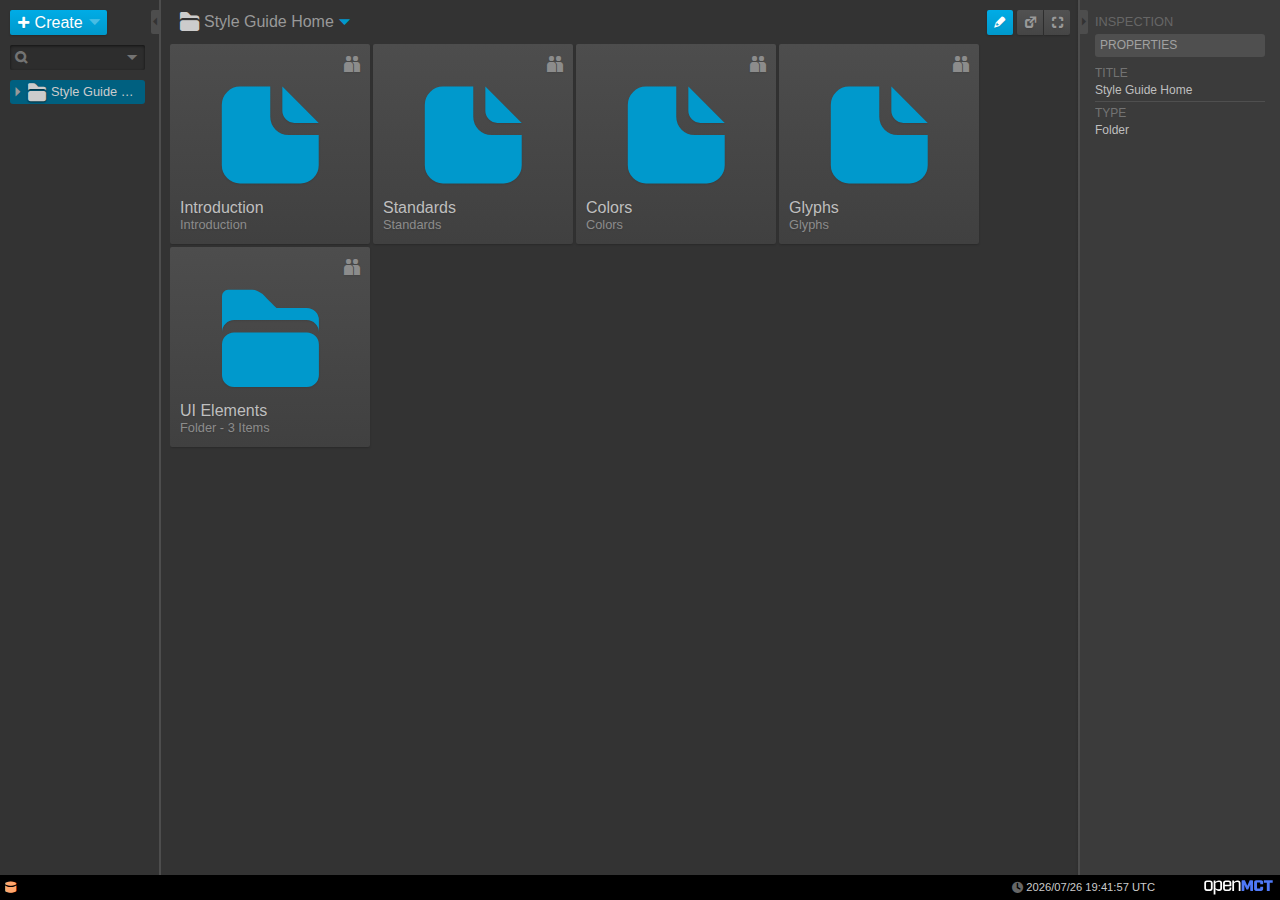
<file: style-guide/index.html>
<!--
 Open MCT, Copyright (c) 2014-2017, United States Government
 as represented by the Administrator of the National Aeronautics and Space
 Administration. All rights reserved.

 Open MCT is licensed under the Apache License, Version 2.0 (the
 "License"); you may not use this file except in compliance with the License.
 You may obtain a copy of the License at
 http://www.apache.org/licenses/LICENSE-2.0.

 Unless required by applicable law or agreed to in writing, software
 distributed under the License is distributed on an "AS IS" BASIS, WITHOUT
 WARRANTIES OR CONDITIONS OF ANY KIND, either express or implied. See the
 License for the specific language governing permissions and limitations
 under the License.

 Open MCT includes source code licensed under additional open source
 licenses. See the Open Source Licenses file (LICENSES.md) included with
 this source code distribution or the Licensing information page available
 at runtime from the About dialog for additional information.
-->
<!doctype html>
<html lang="en">
<head>
    <meta charset="utf-8">
    <meta name="viewport" content="width=device-width, initial-scale=1, maximum-scale=1, user-scalable=no">
    <title></title>
    <script src="require.js">
    </script>
    <script>
        var THIRTY_MINUTES = 30 * 60 * 1000;

        require(['openmct'], function (openmct) {
            [
                'example/styleguide'
            ].forEach(
                openmct.legacyRegistry.enable.bind(openmct.legacyRegistry)
            );
            openmct.install(openmct.plugins.LocalStorage());
            openmct.install(openmct.plugins.Espresso());
            openmct.start();
        });
    </script>
    <link rel="stylesheet" href="platform/commonUI/general/res/css/startup-base.css">
    <link rel="stylesheet" href="platform/commonUI/general/res/css/openmct.css">
    <link rel="icon" type="image/png" href="platform/commonUI/general/res/images/favicons/favicon-32x32.png" sizes="32x32">
    <link rel="icon" type="image/png" href="platform/commonUI/general/res/images/favicons/favicon-96x96.png" sizes="96x96">
    <link rel="icon" type="image/png" href="platform/commonUI/general/res/images/favicons/favicon-16x16.png" sizes="16x16">
    <link rel="shortcut icon" href="platform/commonUI/general/res/images/favicons/favicon.ico">
</head>
<body class="user-environ">
    <div class="l-splash-holder s-splash-holder">
        <div class="l-splash s-splash"></div>
    </div>
</body>
</html>
</file>
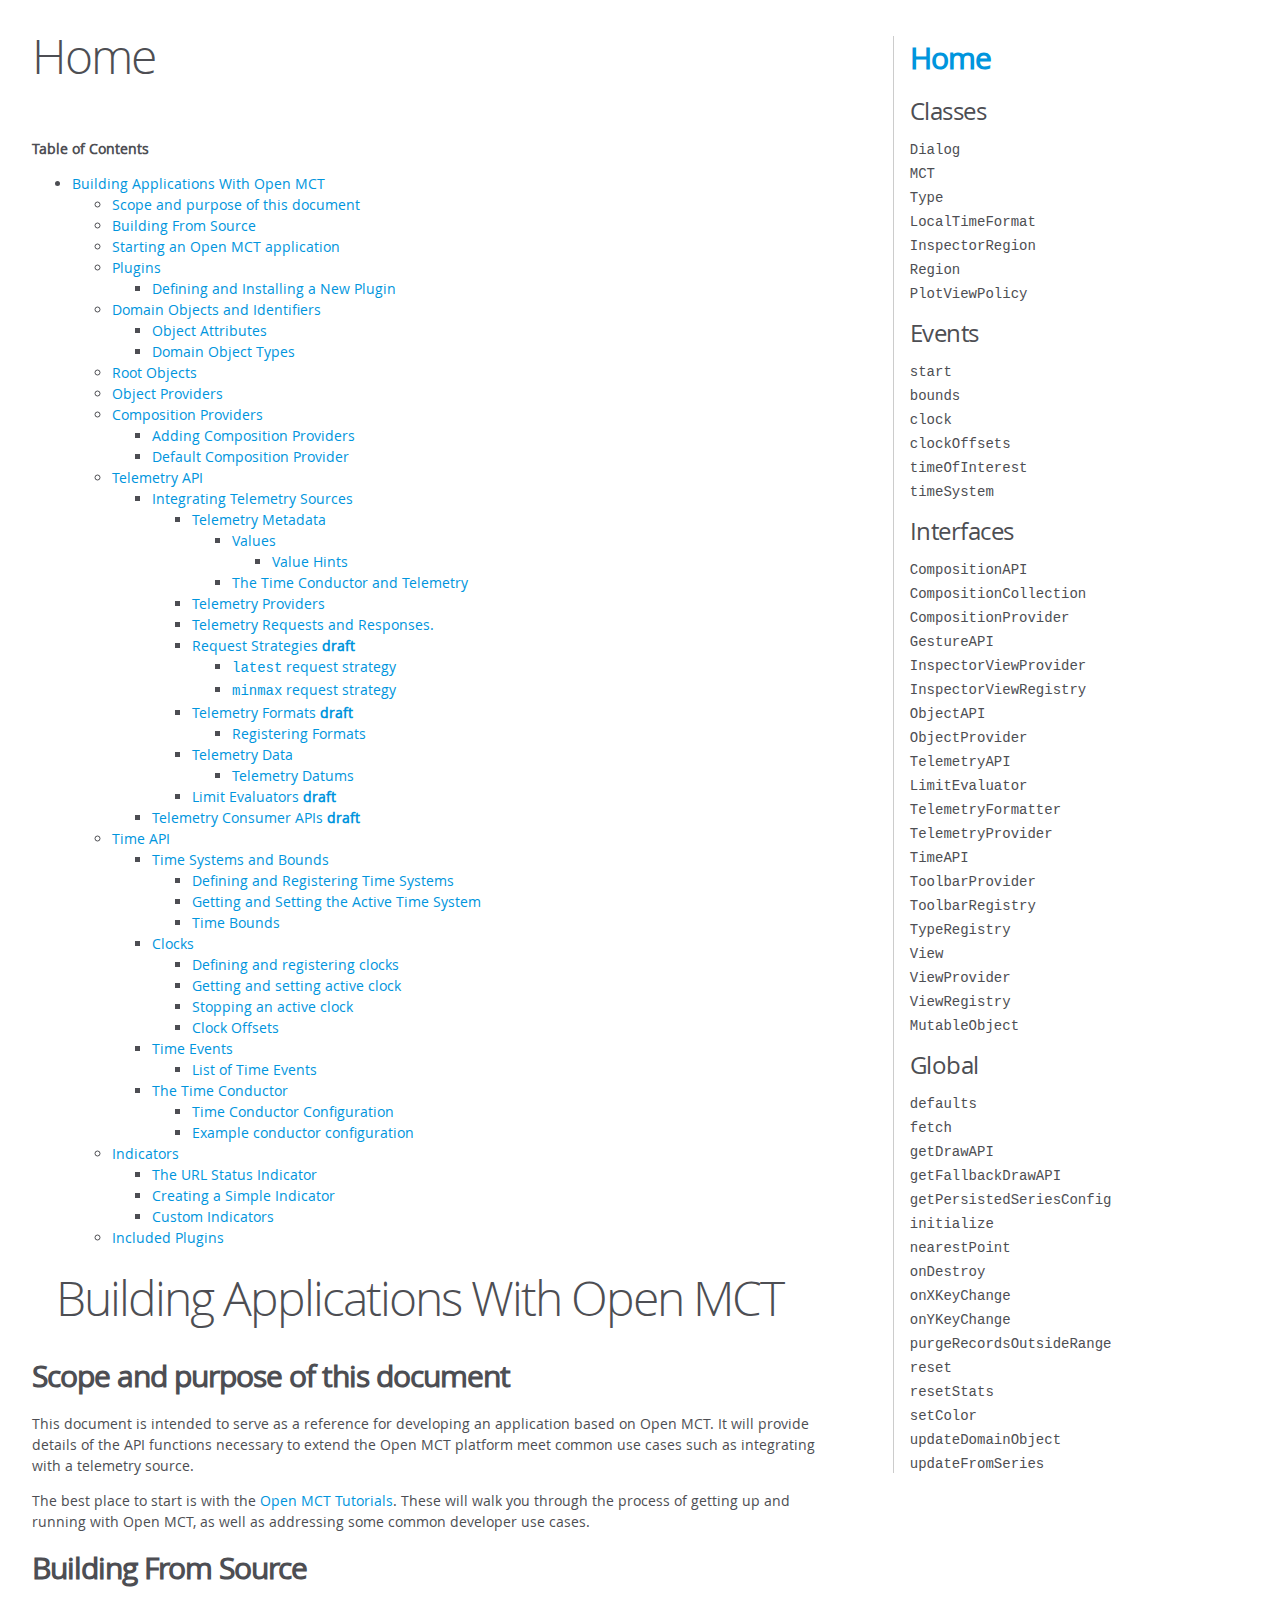
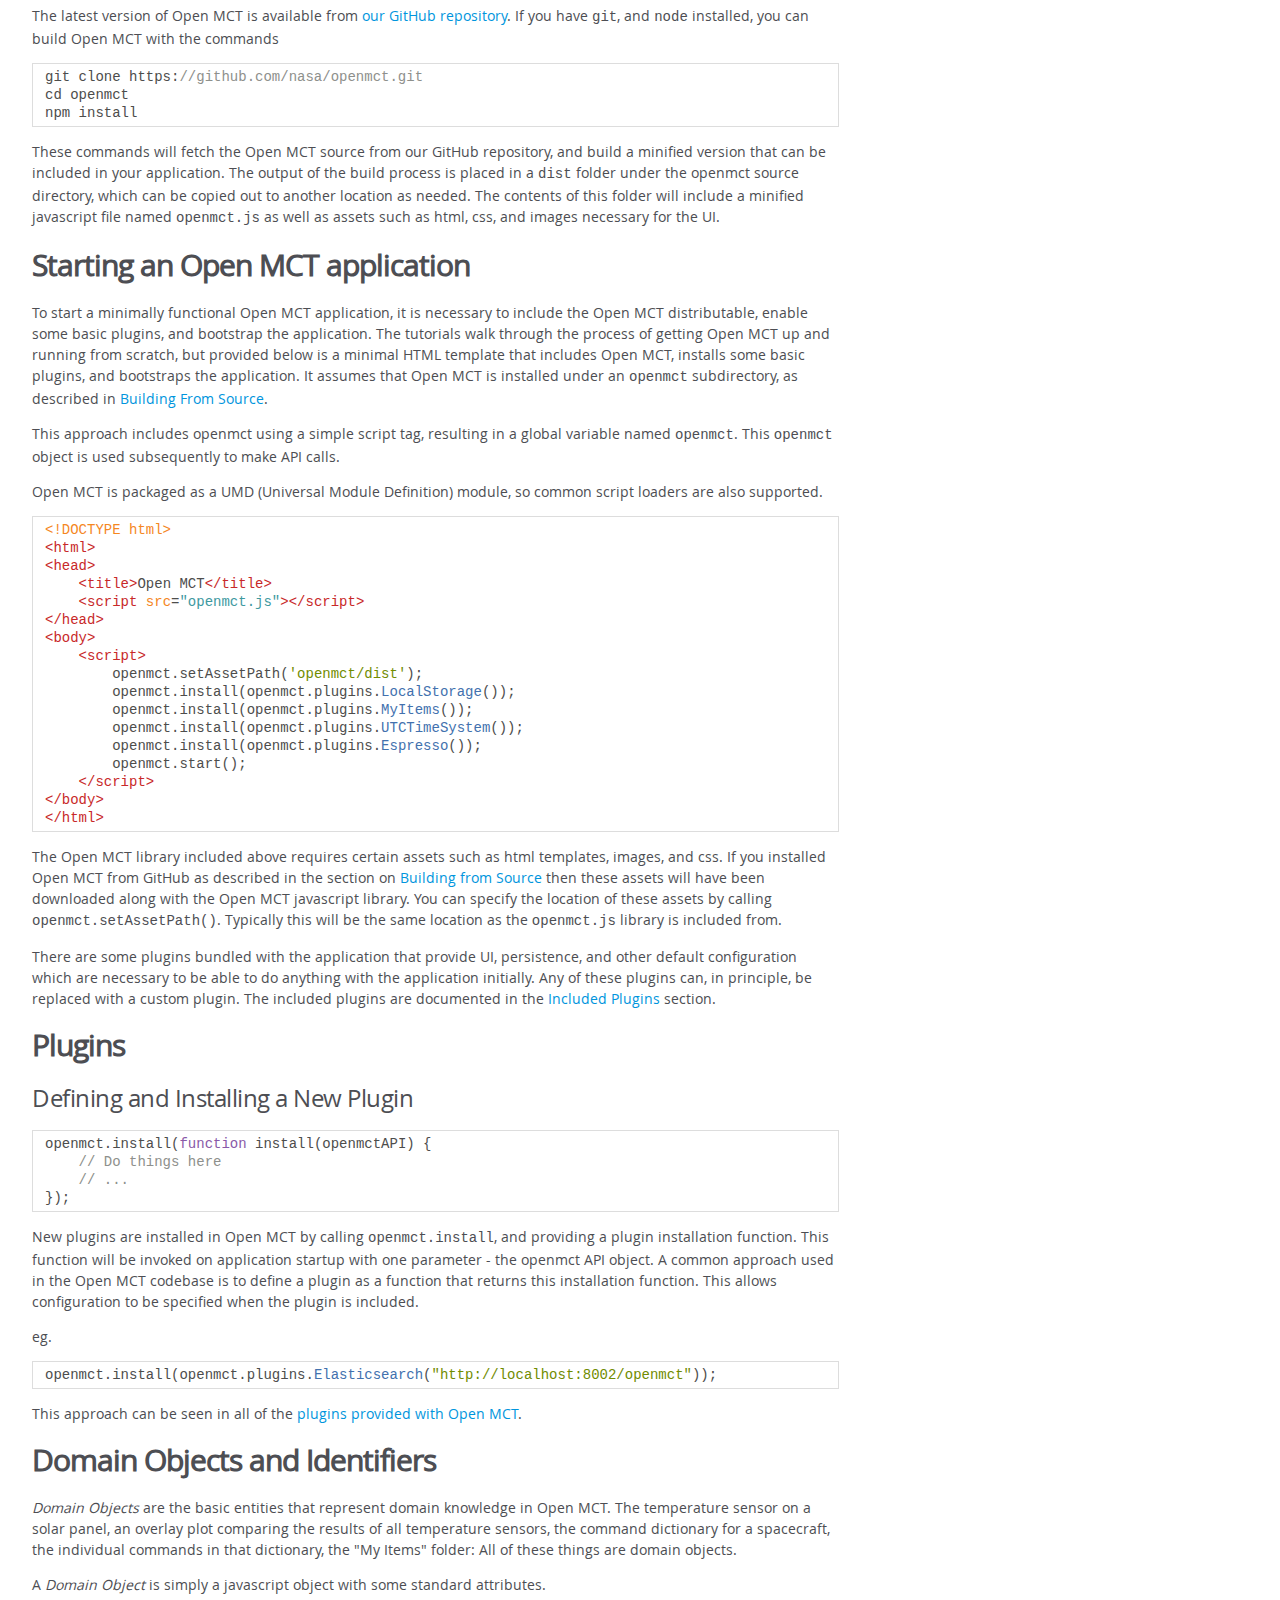
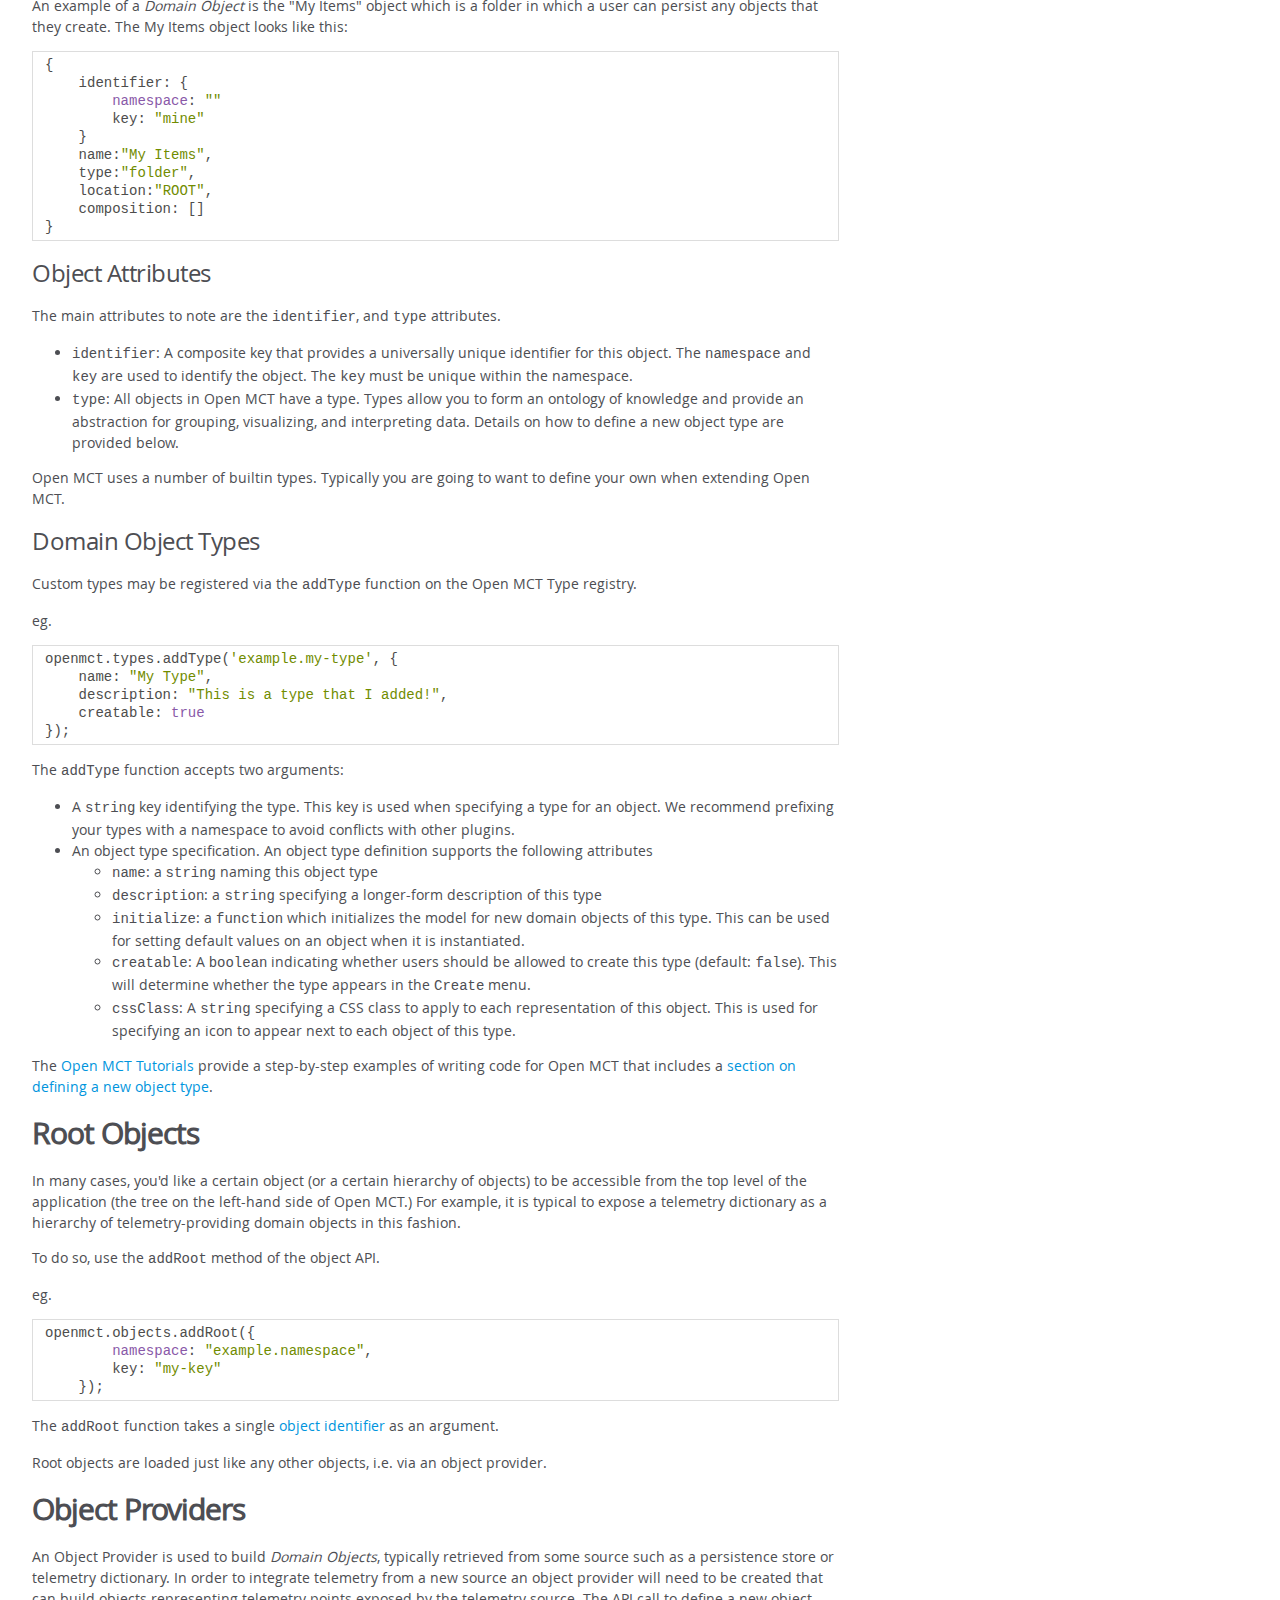
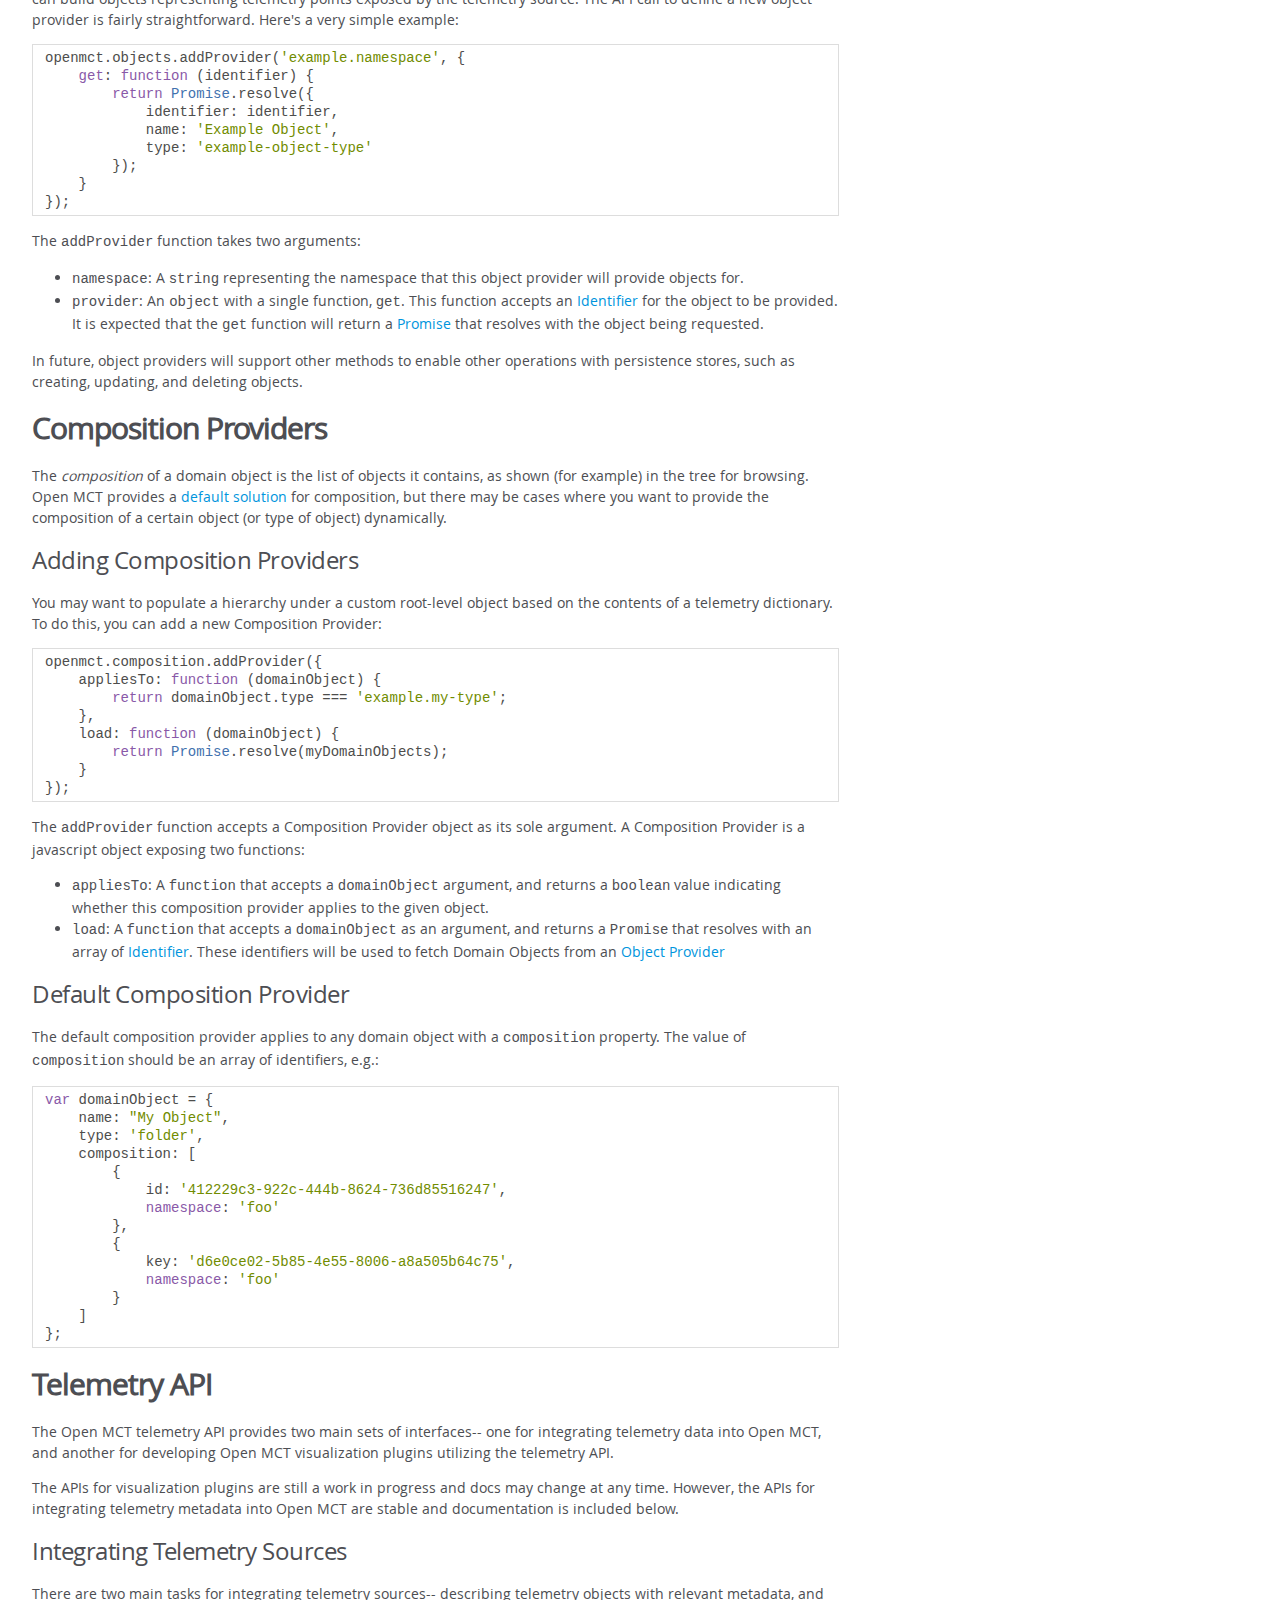
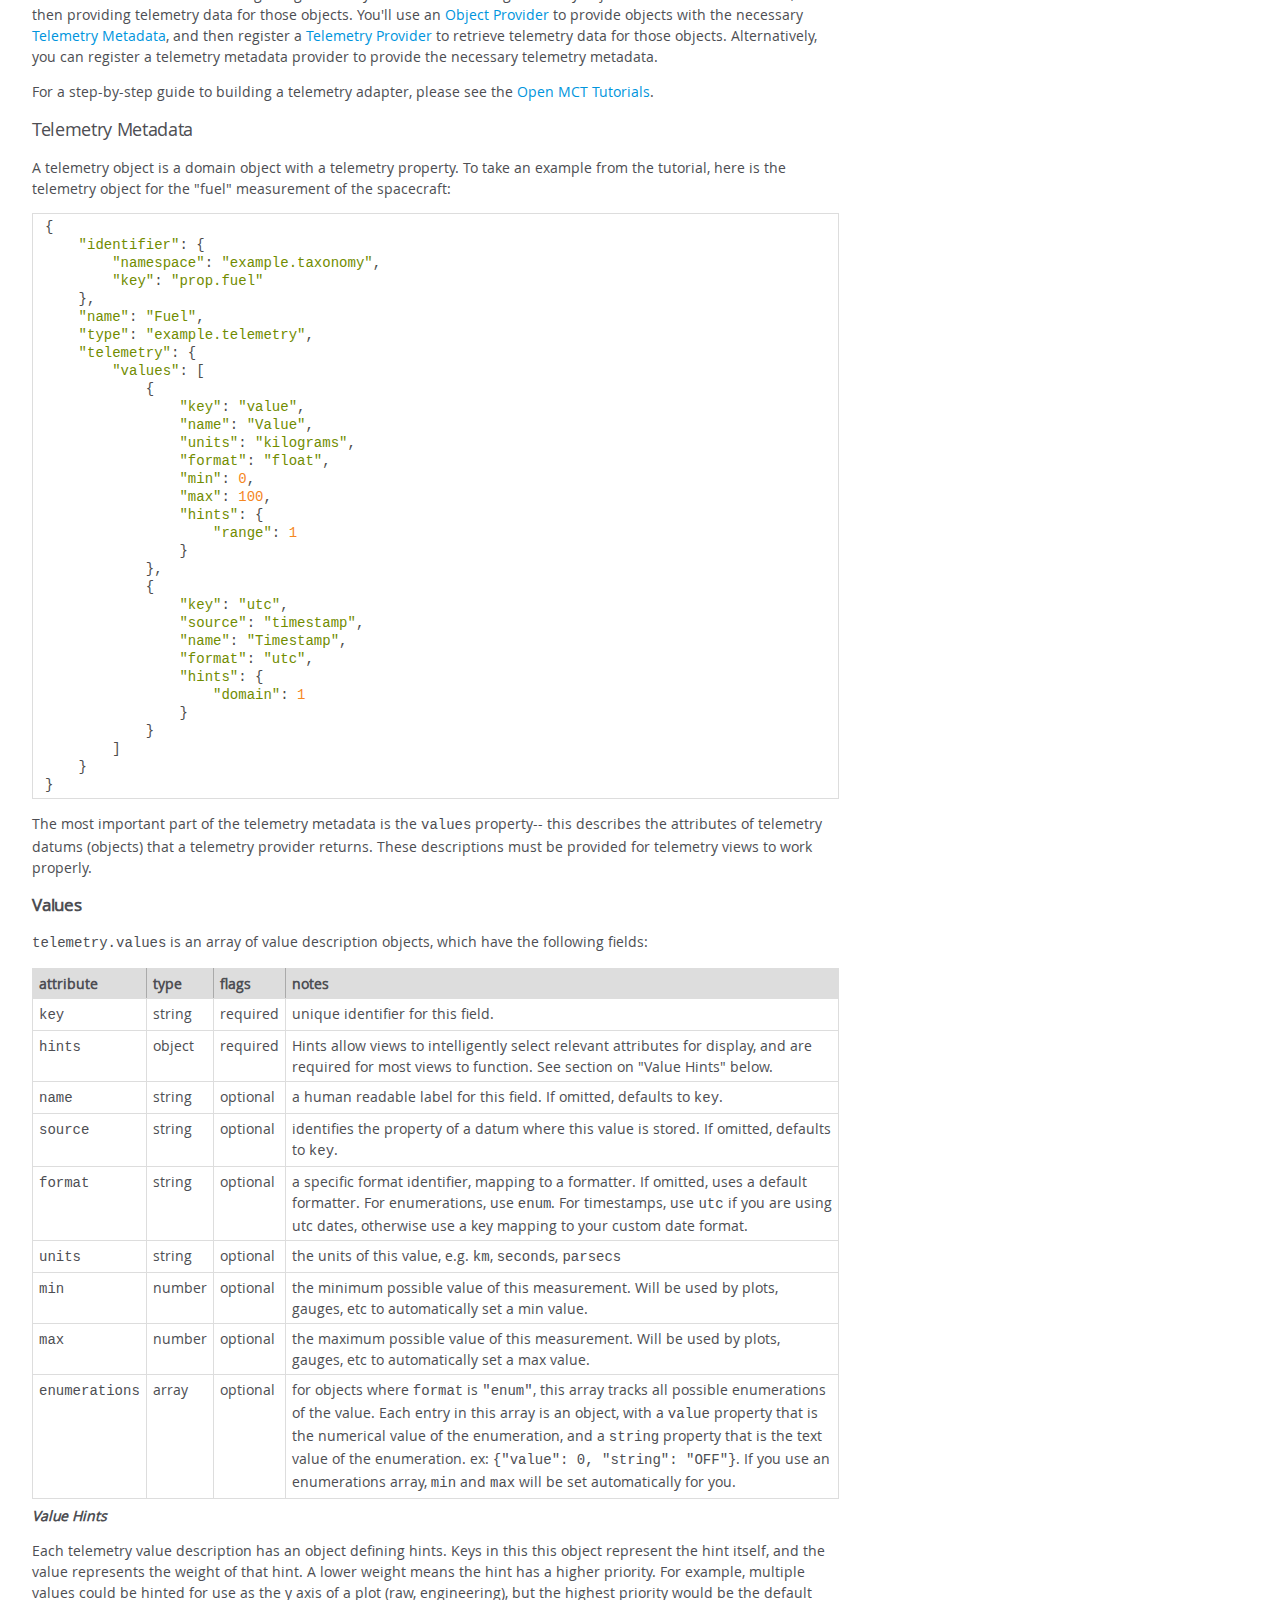
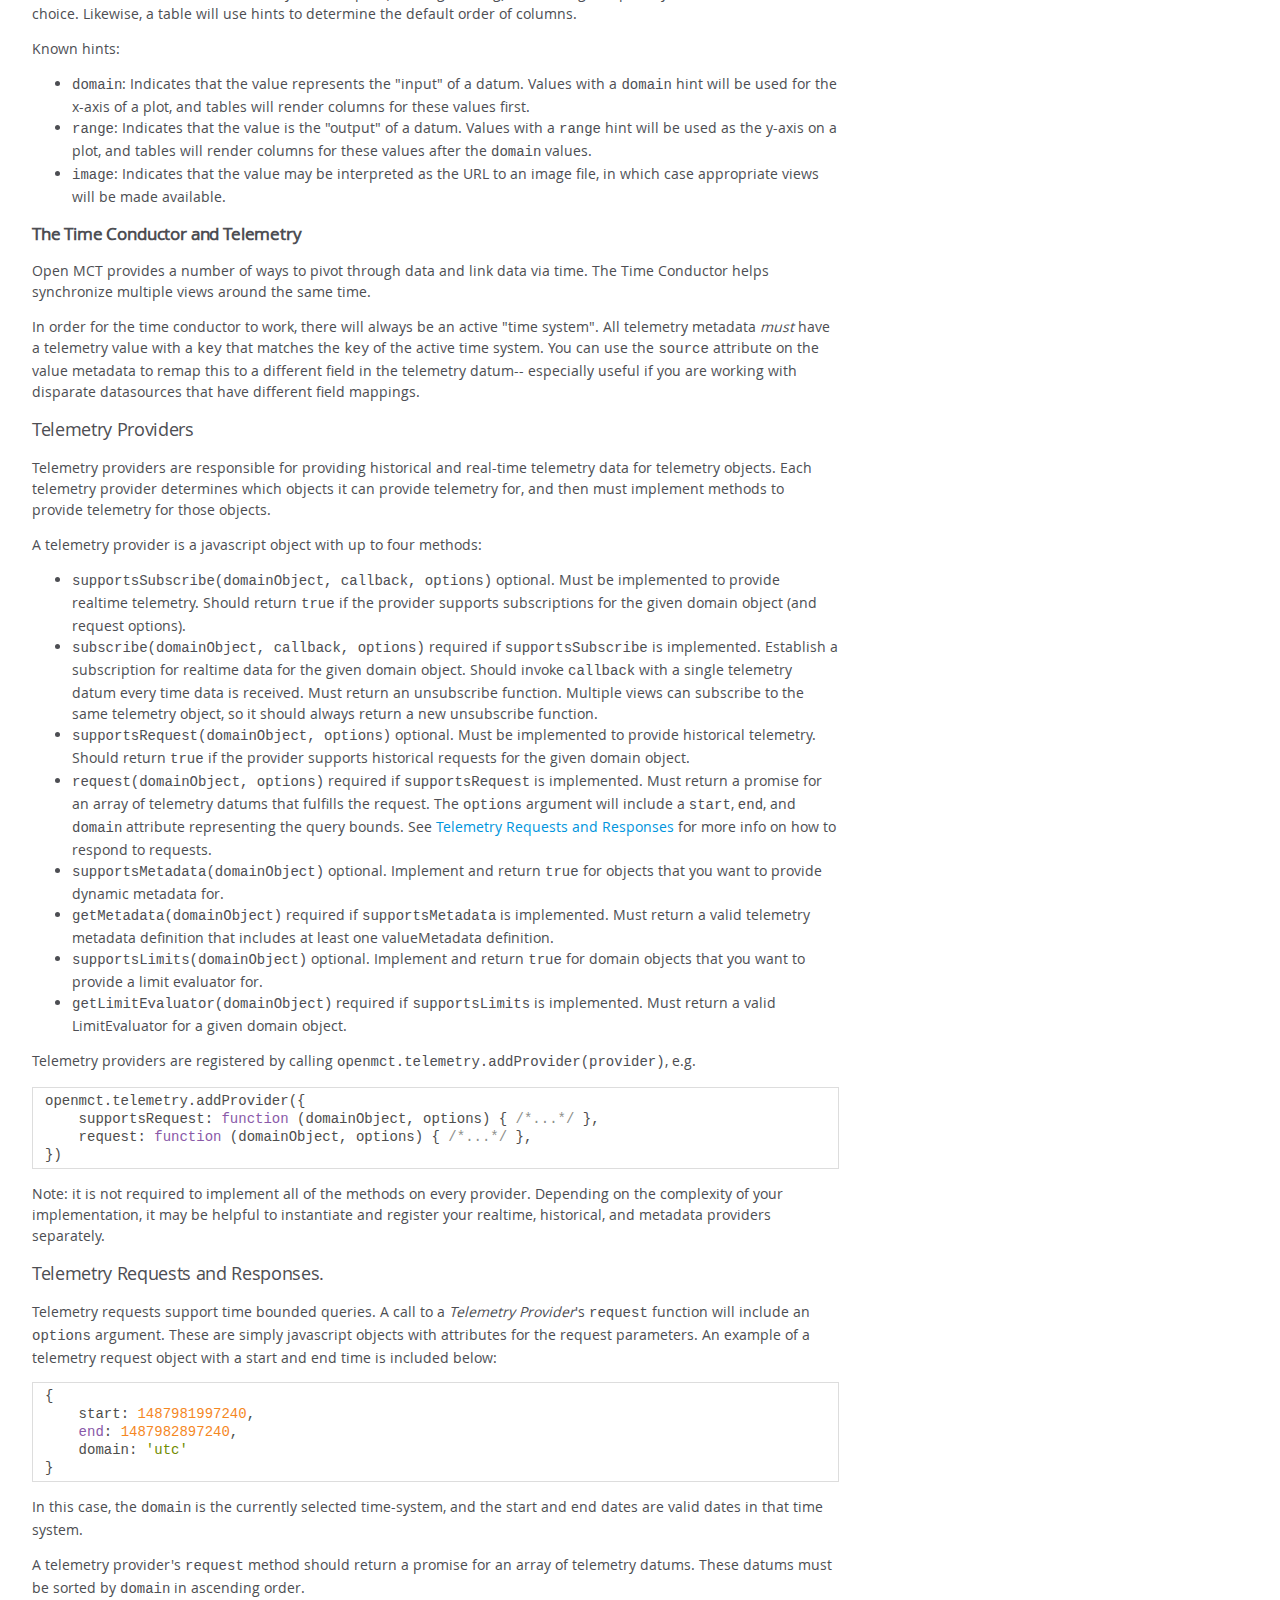
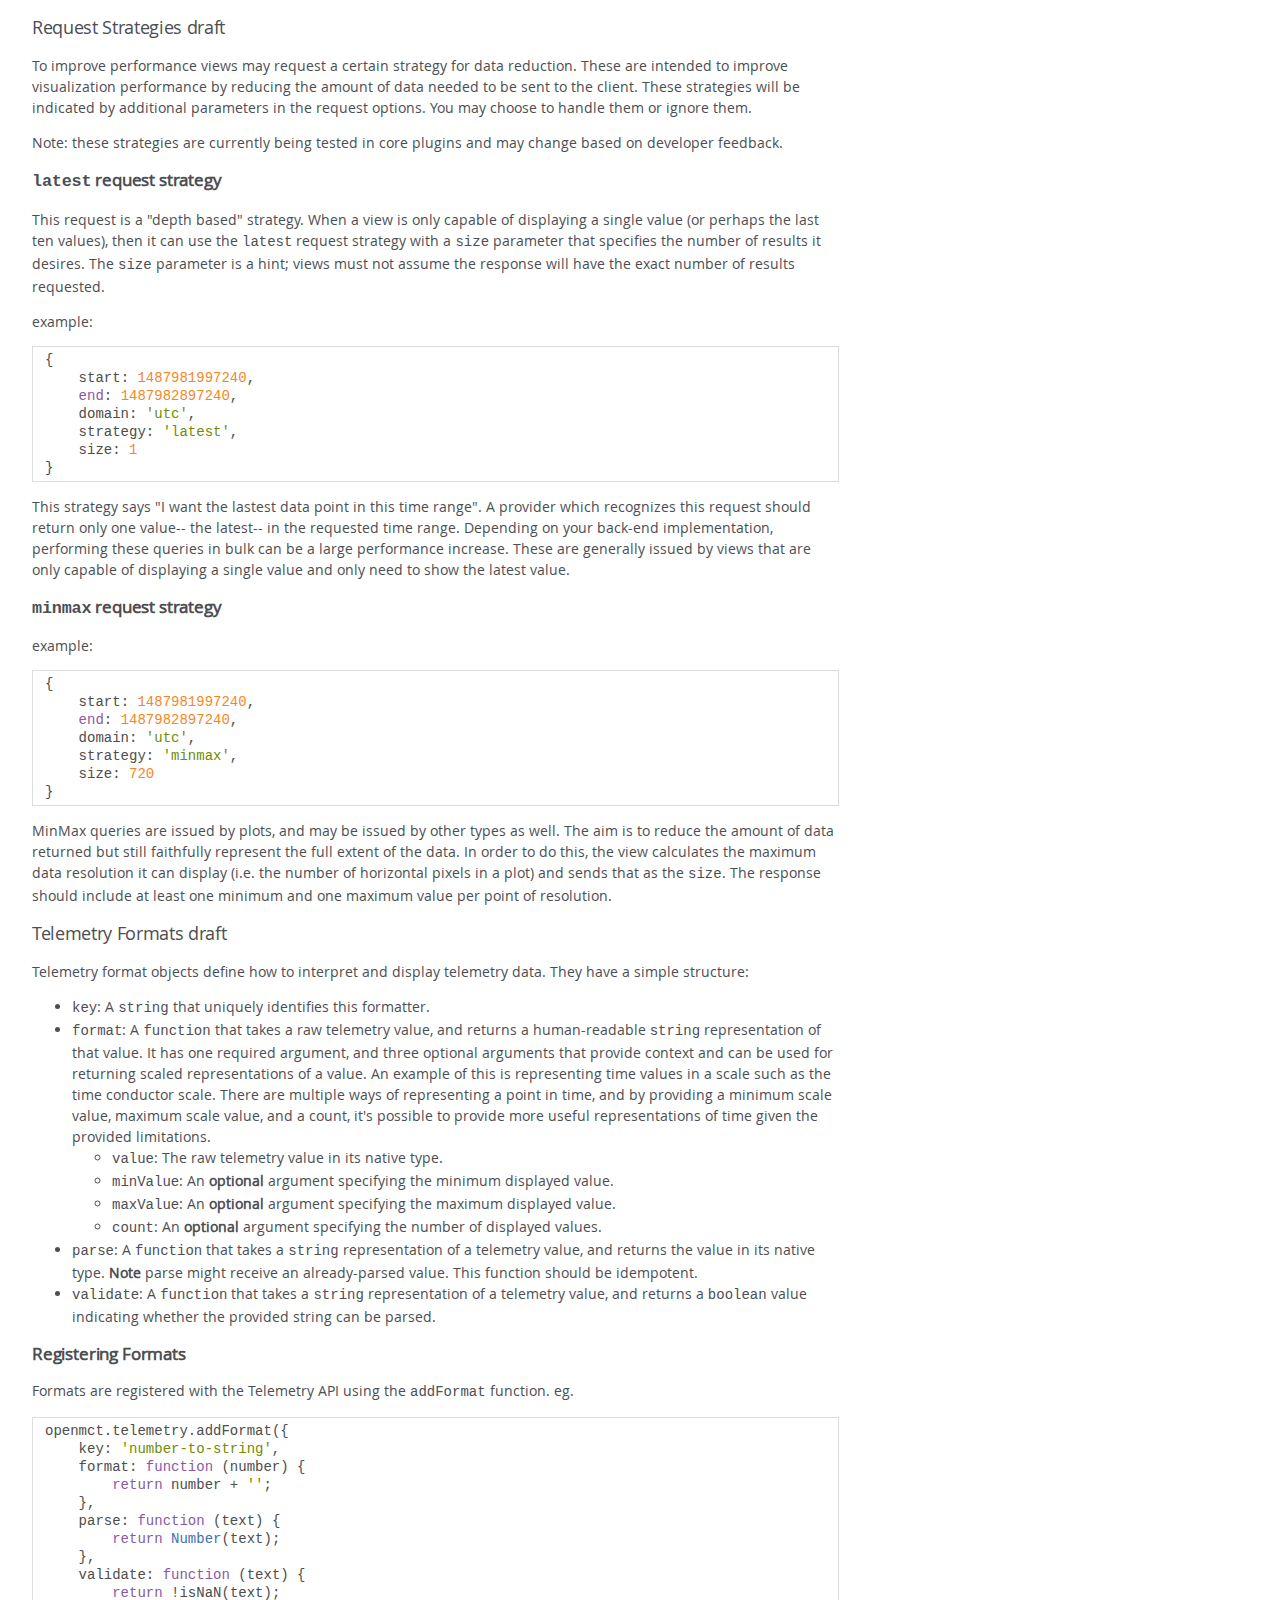
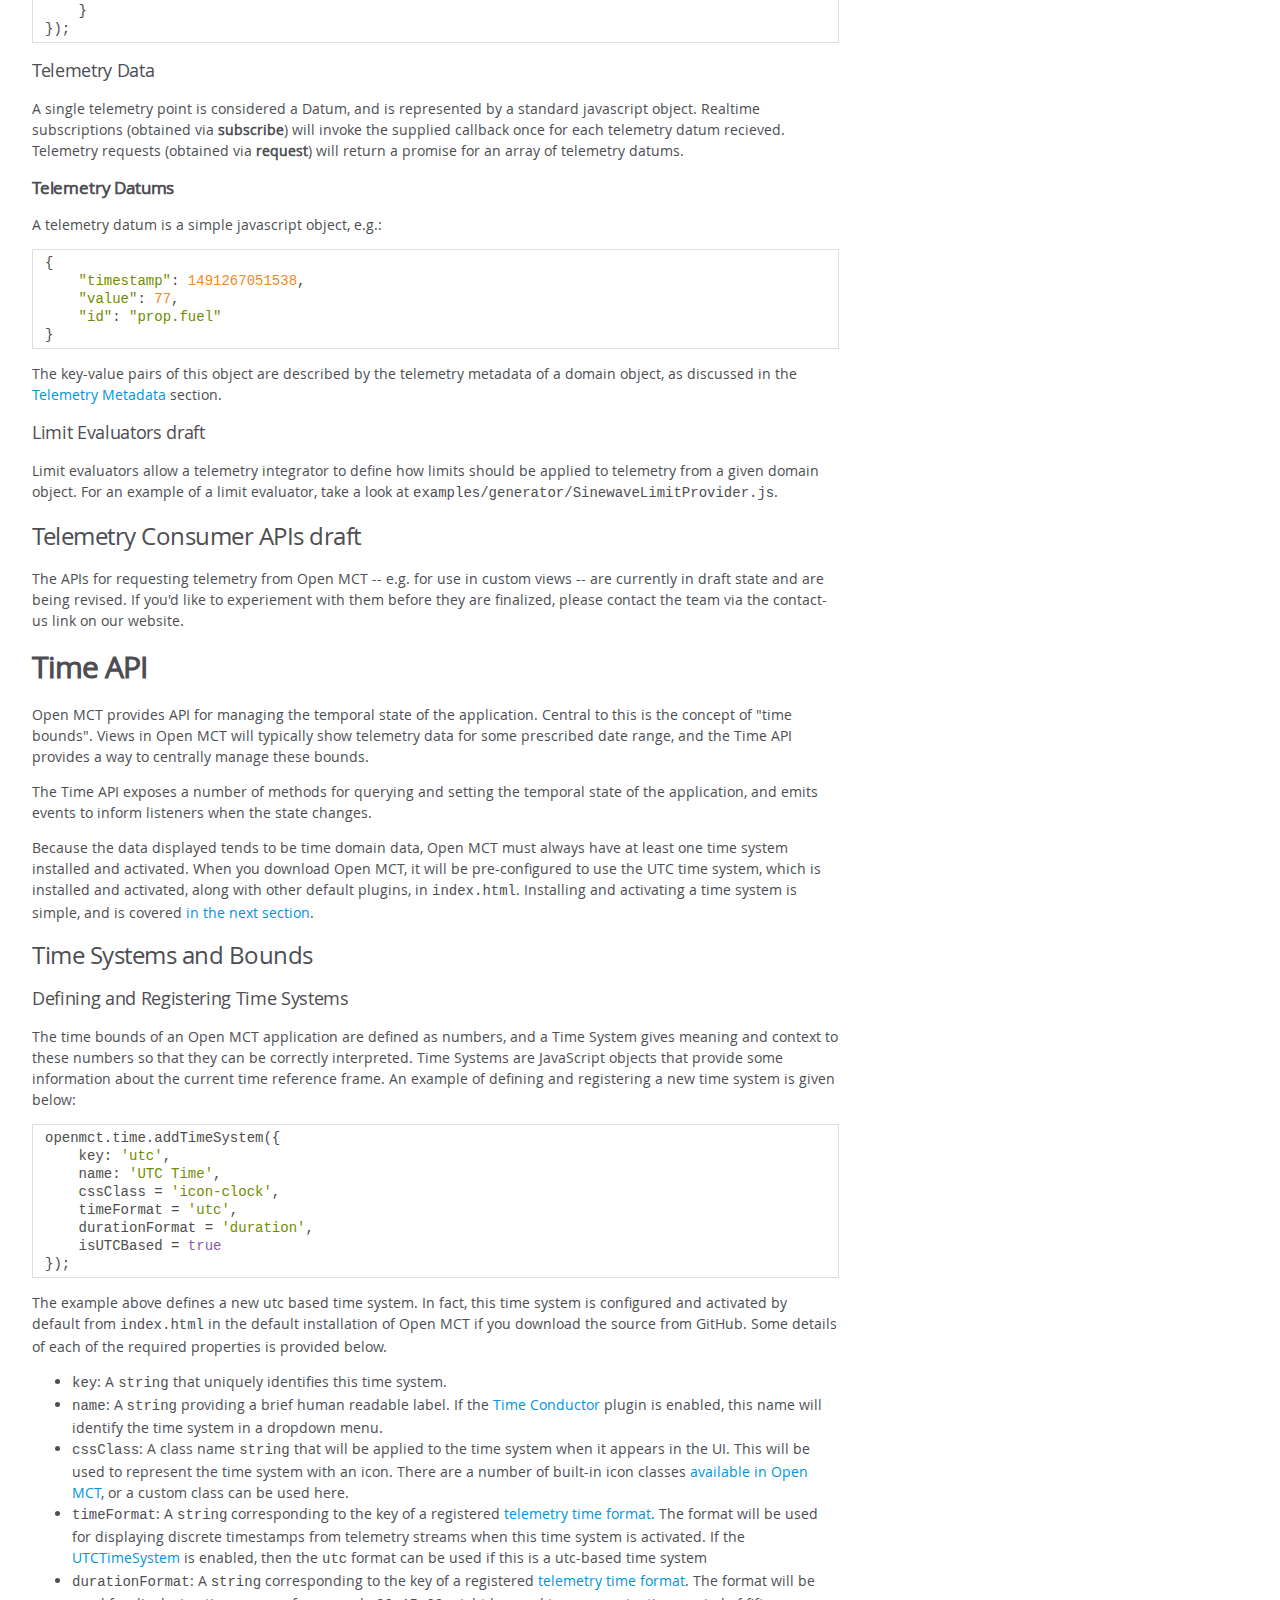
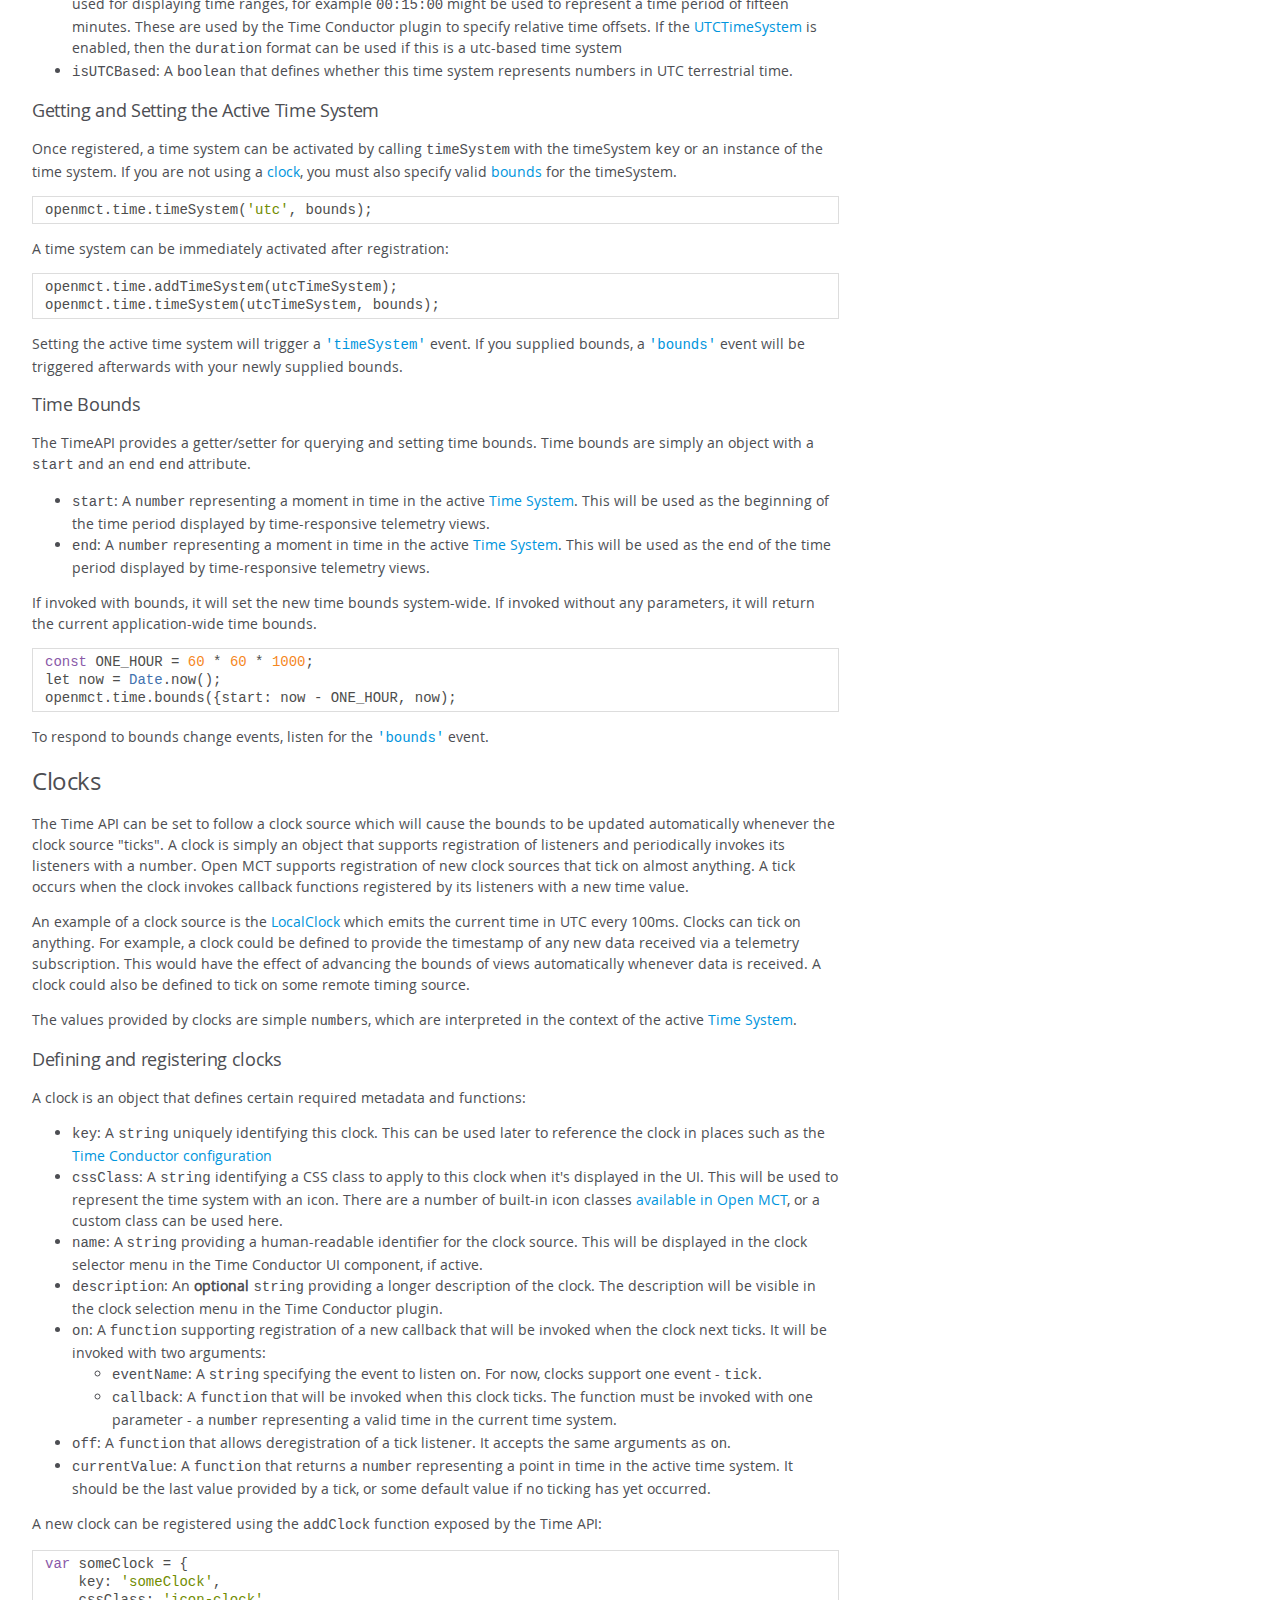
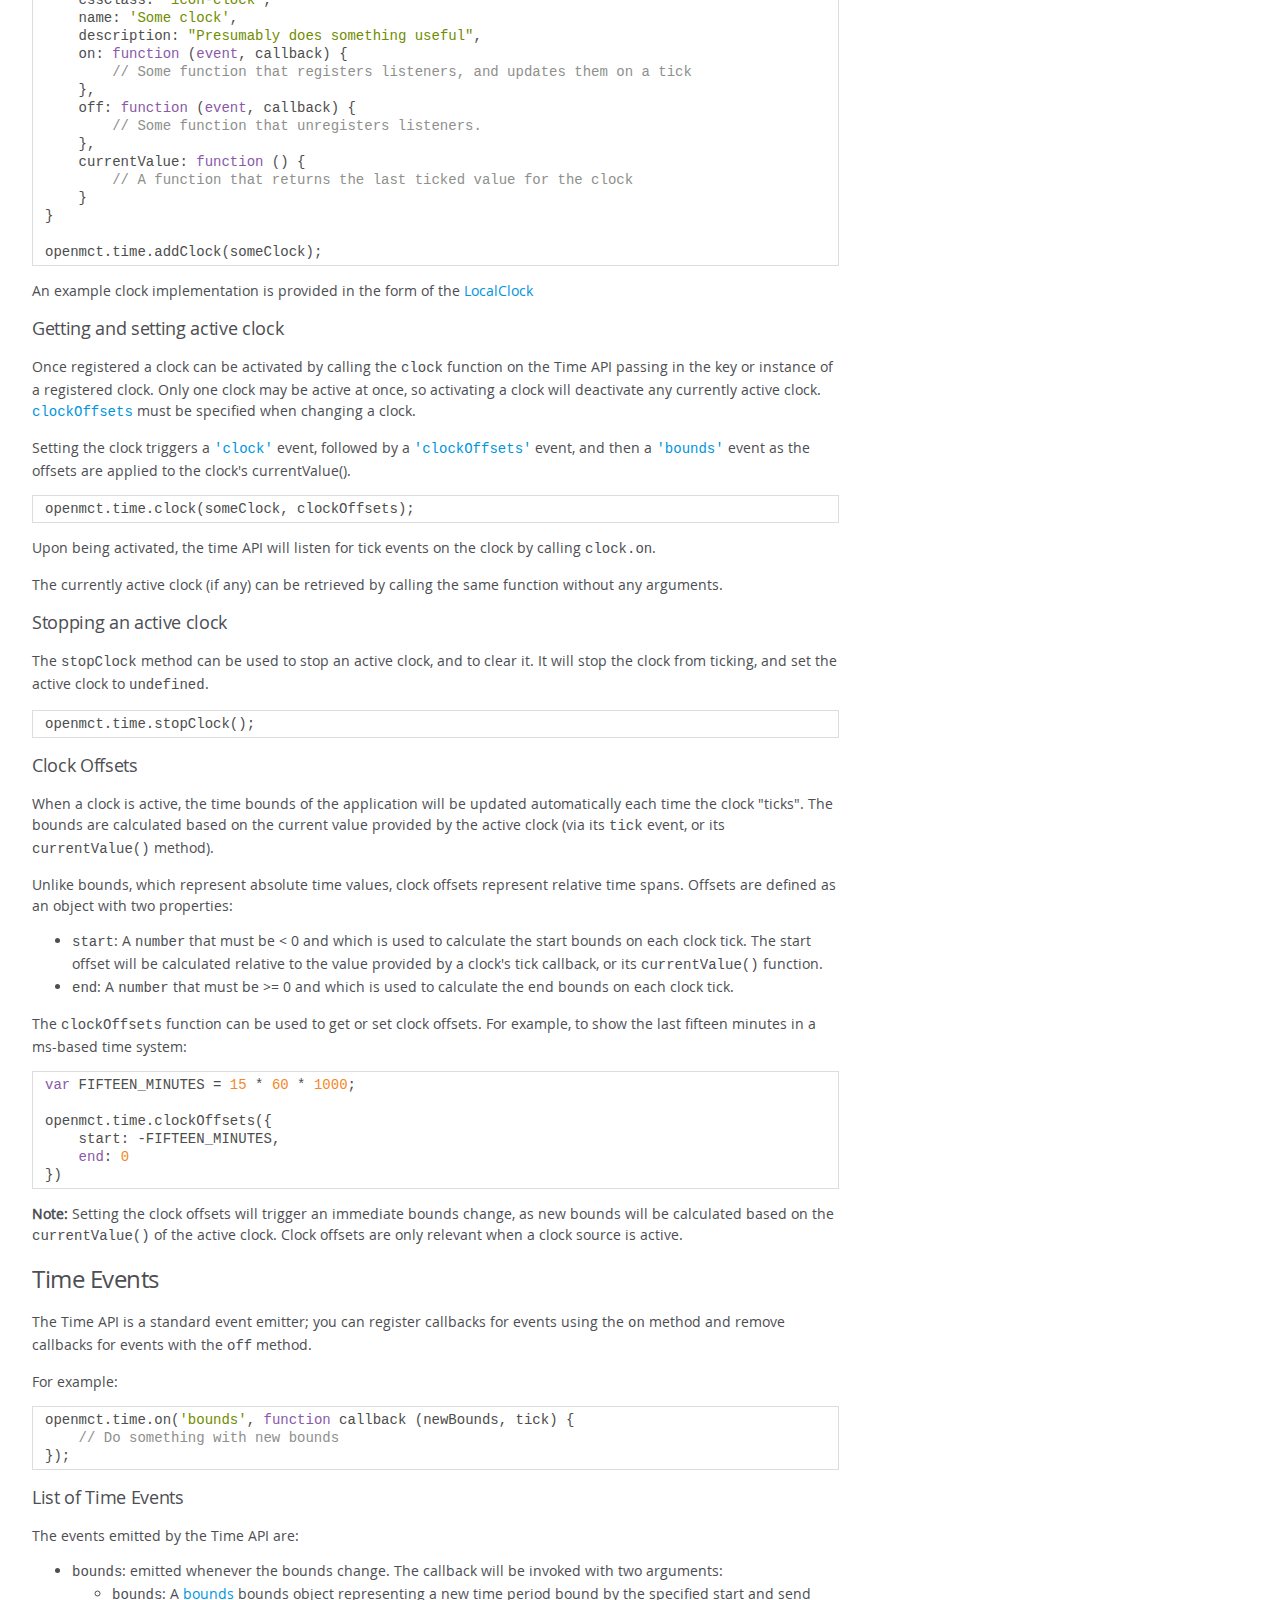
<file: docs/api/index.html>
<!DOCTYPE html>
<html lang="en">
<head>
    <meta charset="utf-8">
    <title>JSDoc: Home</title>

    <script src="scripts/prettify/prettify.js"> </script>
    <script src="scripts/prettify/lang-css.js"> </script>
    <!--[if lt IE 9]>
      <script src="//html5shiv.googlecode.com/svn/trunk/html5.js"></script>
    <![endif]-->
    <link type="text/css" rel="stylesheet" href="styles/prettify-tomorrow.css">
    <link type="text/css" rel="stylesheet" href="styles/jsdoc-default.css">
</head>

<body>

<div id="main">

    <h1 class="page-title">Home</h1>

    



    


    <h3> </h3>










    




    <section>
        <article><!-- START doctoc generated TOC please keep comment here to allow auto update -->
<!-- DON'T EDIT THIS SECTION, INSTEAD RE-RUN doctoc TO UPDATE -->
<p><strong>Table of Contents</strong> </p>
<ul>
<li><a href="#building-applications-with-open-mct">Building Applications With Open MCT</a><ul>
<li><a href="#scope-and-purpose-of-this-document">Scope and purpose of this document</a></li>
<li><a href="#building-from-source">Building From Source</a></li>
<li><a href="#starting-an-open-mct-application">Starting an Open MCT application</a></li>
<li><a href="#plugins">Plugins</a><ul>
<li><a href="#defining-and-installing-a-new-plugin">Defining and Installing a New Plugin</a></li>
</ul>
</li>
<li><a href="#domain-objects-and-identifiers">Domain Objects and Identifiers</a><ul>
<li><a href="#object-attributes">Object Attributes</a></li>
<li><a href="#domain-object-types">Domain Object Types</a></li>
</ul>
</li>
<li><a href="#root-objects">Root Objects</a></li>
<li><a href="#object-providers">Object Providers</a></li>
<li><a href="#composition-providers">Composition Providers</a><ul>
<li><a href="#adding-composition-providers">Adding Composition Providers</a></li>
<li><a href="#default-composition-provider">Default Composition Provider</a></li>
</ul>
</li>
<li><a href="#telemetry-api">Telemetry API</a><ul>
<li><a href="#integrating-telemetry-sources">Integrating Telemetry Sources</a><ul>
<li><a href="#telemetry-metadata">Telemetry Metadata</a><ul>
<li><a href="#values">Values</a><ul>
<li><a href="#value-hints">Value Hints</a></li>
</ul>
</li>
<li><a href="#the-time-conductor-and-telemetry">The Time Conductor and Telemetry</a></li>
</ul>
</li>
<li><a href="#telemetry-providers">Telemetry Providers</a></li>
<li><a href="#telemetry-requests-and-responses">Telemetry Requests and Responses.</a></li>
<li><a href="#request-strategies-draft">Request Strategies <strong>draft</strong></a><ul>
<li><a href="#latest-request-strategy"><code>latest</code> request strategy</a></li>
<li><a href="#minmax-request-strategy"><code>minmax</code> request strategy</a></li>
</ul>
</li>
<li><a href="#telemetry-formats-draft">Telemetry Formats <strong>draft</strong></a><ul>
<li><a href="#registering-formats">Registering Formats</a></li>
</ul>
</li>
<li><a href="#telemetry-data">Telemetry Data</a><ul>
<li><a href="#telemetry-datums">Telemetry Datums</a></li>
</ul>
</li>
<li><a href="#limit-evaluators-draft">Limit Evaluators <strong>draft</strong></a></li>
</ul>
</li>
<li><a href="#telemetry-consumer-apis-draft">Telemetry Consumer APIs <strong>draft</strong></a></li>
</ul>
</li>
<li><a href="#time-api">Time API</a><ul>
<li><a href="#time-systems-and-bounds">Time Systems and Bounds</a><ul>
<li><a href="#defining-and-registering-time-systems">Defining and Registering Time Systems</a></li>
<li><a href="#getting-and-setting-the-active-time-system">Getting and Setting the Active Time System</a></li>
<li><a href="#time-bounds">Time Bounds</a></li>
</ul>
</li>
<li><a href="#clocks">Clocks</a><ul>
<li><a href="#defining-and-registering-clocks">Defining and registering clocks</a></li>
<li><a href="#getting-and-setting-active-clock">Getting and setting active clock</a></li>
<li><a href="#stopping-an-active-clock">Stopping an active clock</a></li>
<li><a href="#clock-offsets">Clock Offsets</a></li>
</ul>
</li>
<li><a href="#time-events">Time Events</a><ul>
<li><a href="#list-of-time-events">List of Time Events</a></li>
</ul>
</li>
<li><a href="#the-time-conductor">The Time Conductor</a><ul>
<li><a href="#time-conductor-configuration">Time Conductor Configuration</a></li>
<li><a href="#example-conductor-configuration">Example conductor configuration</a></li>
</ul>
</li>
</ul>
</li>
<li><a href="#indicators">Indicators</a><ul>
<li><a href="#the-url-status-indicator">The URL Status Indicator</a></li>
<li><a href="#creating-a-simple-indicator">Creating a Simple Indicator</a></li>
<li><a href="#custom-indicators">Custom Indicators</a></li>
</ul>
</li>
<li><a href="#included-plugins">Included Plugins</a></li>
</ul>
</li>
</ul>
<!-- END doctoc generated TOC please keep comment here to allow auto update -->
<h1>Building Applications With Open MCT</h1><h2>Scope and purpose of this document</h2><p>This document is intended to serve as a reference for developing an application 
based on Open MCT. It will provide details of the API functions necessary to 
extend the Open MCT platform meet common use cases such as integrating with a telemetry source. </p>
<p>The best place to start is with the <a href="https://github.com/nasa/openmct-tutorial">Open MCT Tutorials</a>. 
These will walk you through the process of getting up and running with Open 
MCT, as well as addressing some common developer use cases.</p>
<h2>Building From Source</h2><p>The latest version of Open MCT is available from <a href="https://github.com/nasa/openmct">our GitHub repository</a>. 
If you have <code>git</code>, and <code>node</code> installed, you can build Open MCT with the
commands </p>
<pre class="prettyprint source lang-bash"><code>git clone https://github.com/nasa/openmct.git
cd openmct
npm install</code></pre><p>These commands will fetch the Open MCT source from our GitHub repository, and 
build a minified version that can be included in your application. The output 
of the build process is placed in a <code>dist</code> folder under the openmct source 
directory, which can be copied out to another location as needed. The contents 
of this folder will include a minified javascript file named <code>openmct.js</code> as 
well as assets such as html, css, and images necessary for the UI. </p>
<h2>Starting an Open MCT application</h2><p>To start a minimally functional Open MCT application, it is necessary to 
include the Open MCT distributable, enable some basic plugins, and bootstrap 
the application. The tutorials walk through the process of getting Open MCT up 
and running from scratch, but provided below is a minimal HTML template that 
includes Open MCT, installs some basic plugins, and bootstraps the application. 
It assumes that Open MCT is installed under an <code>openmct</code> subdirectory, as 
described in <a href="#building-from-source">Building From Source</a>. </p>
<p>This approach includes openmct using a simple script tag, resulting in a global 
variable named <code>openmct</code>. This <code>openmct</code> object is used subsequently to make 
API calls. </p>
<p>Open MCT is packaged as a UMD (Universal Module Definition) module, so common 
script loaders are also supported.</p>
<pre class="prettyprint source lang-html"><code>&lt;!DOCTYPE html>
&lt;html>
&lt;head>
    &lt;title>Open MCT&lt;/title>
    &lt;script src=&quot;openmct.js&quot;>&lt;/script>
&lt;/head>
&lt;body>
    &lt;script>
        openmct.setAssetPath('openmct/dist');
        openmct.install(openmct.plugins.LocalStorage());
        openmct.install(openmct.plugins.MyItems());
        openmct.install(openmct.plugins.UTCTimeSystem());
        openmct.install(openmct.plugins.Espresso());
        openmct.start();
    &lt;/script>
&lt;/body>
&lt;/html></code></pre><p>The Open MCT library included above requires certain assets such as html 
templates, images, and css. If you installed Open MCT from GitHub as described 
in the section on <a href="#building-from-source">Building from Source</a> then these
assets will have been downloaded along with the Open MCT javascript library. 
You can specify the location of these assets by calling <code>openmct.setAssetPath()</code>. 
Typically this will be the same location as the <code>openmct.js</code> library is 
included from.</p>
<p>There are some plugins bundled with the application that provide UI, 
persistence, and other default configuration which are necessary to be able to 
do anything with the application initially. Any of these plugins can, in 
principle, be replaced with a custom plugin. The included plugins are 
documented in the <a href="#included-plugins">Included Plugins</a> section.  </p>
<h2>Plugins</h2><h3>Defining and Installing a New Plugin</h3><pre class="prettyprint source lang-javascript"><code>openmct.install(function install(openmctAPI) {
    // Do things here
    // ...
});</code></pre><p>New plugins are installed in Open MCT by calling <code>openmct.install</code>, and
providing a plugin installation function. This function will be invoked on 
application startup with one parameter - the openmct API object. A common 
approach used in the Open MCT codebase is to define a plugin as a function that 
returns this installation function. This allows configuration to be specified 
when the plugin is included.</p>
<p>eg.</p>
<pre class="prettyprint source lang-javascript"><code>openmct.install(openmct.plugins.Elasticsearch(&quot;http://localhost:8002/openmct&quot;));</code></pre><p>This approach can be seen in all of the <a href="https://github.com/nasa/openmct/blob/master/src/plugins/plugins.js">plugins provided with Open MCT</a>.</p>
<h2>Domain Objects and Identifiers</h2><p><em>Domain Objects</em> are the basic entities that represent domain knowledge in Open 
MCT.  The temperature sensor on a solar panel, an overlay plot comparing the 
results of all temperature sensors, the command dictionary for a spacecraft, 
the individual commands in that dictionary, the &quot;My Items&quot; folder: All of these 
things are domain objects.</p>
<p>A <em>Domain Object</em> is simply a javascript object with some standard attributes.<br>An example of a <em>Domain Object</em> is the &quot;My Items&quot; object which is a folder in 
which a user can persist any objects that they create. The My Items object 
looks like this: </p>
<pre class="prettyprint source lang-javascript"><code>{
    identifier: {
        namespace: &quot;&quot;
        key: &quot;mine&quot;
    }
    name:&quot;My Items&quot;,
    type:&quot;folder&quot;,
    location:&quot;ROOT&quot;,
    composition: []
}</code></pre><h3>Object Attributes</h3><p>The main attributes to note are the <code>identifier</code>, and <code>type</code> attributes.</p>
<ul>
<li><code>identifier</code>: A composite key that provides a universally unique identifier 
for this object. The <code>namespace</code> and <code>key</code> are used to identify the object.
The <code>key</code> must be unique within the namespace. </li>
<li><code>type</code>: All objects in Open MCT have a type. Types allow you to form an 
ontology of knowledge and provide an abstraction for grouping, visualizing, 
and interpreting data. Details on how to define a new object type are 
provided below. </li>
</ul>
<p>Open MCT uses a number of builtin types. Typically you are going to want to 
define your own when extending Open MCT.</p>
<h3>Domain Object Types</h3><p>Custom types may be registered via the <code>addType</code> function on the Open MCT Type 
registry.</p>
<p>eg.</p>
<pre class="prettyprint source lang-javascript"><code>openmct.types.addType('example.my-type', {
    name: &quot;My Type&quot;,
    description: &quot;This is a type that I added!&quot;,
    creatable: true
});</code></pre><p>The <code>addType</code> function accepts two arguments:</p>
<ul>
<li>A <code>string</code> key identifying the type. This key is used when specifying a type
for an object.  We recommend prefixing your types with a namespace to avoid
conflicts with other plugins.</li>
<li>An object type specification. An object type definition supports the following 
attributes      <ul>
<li><code>name</code>: a <code>string</code> naming this object type</li>
<li><code>description</code>: a <code>string</code> specifying a longer-form description of this type</li>
<li><code>initialize</code>: a <code>function</code> which initializes the model for new domain objects 
of this type. This can be used for setting default values on an object when 
it is instantiated.</li>
<li><code>creatable</code>: A <code>boolean</code> indicating whether users should be allowed to create 
this type (default: <code>false</code>). This will determine whether the type appears 
in the <code>Create</code> menu.</li>
<li><code>cssClass</code>: A <code>string</code> specifying a CSS class to apply to each representation 
of this object. This is used for specifying an icon to appear next to each 
object of this type.</li>
</ul>
</li>
</ul>
<p>The <a href="https://github.com/openmct/openmct-tutorial">Open MCT Tutorials</a> provide a 
step-by-step examples of writing code for Open MCT that includes a <a href="https://github.com/nasa/openmct-tutorial#step-3---providing-objects">section on 
defining a new object type</a>.</p>
<h2>Root Objects</h2><p>In many cases, you'd like a certain object (or a certain hierarchy of objects) 
to be accessible from the top level of the application (the tree on the left-hand 
side of Open MCT.) For example, it is typical to expose a telemetry dictionary 
as a hierarchy of telemetry-providing domain objects in this fashion.</p>
<p>To do so, use the <code>addRoot</code> method of the object API.</p>
<p>eg.</p>
<pre class="prettyprint source lang-javascript"><code>openmct.objects.addRoot({
        namespace: &quot;example.namespace&quot;,
        key: &quot;my-key&quot;
    });</code></pre><p>The <code>addRoot</code> function takes a single <a href="#domain-objects-and-identifiers">object identifier</a> 
as an argument. </p>
<p>Root objects are loaded just like any other objects, i.e. via an object
provider.</p>
<h2>Object Providers</h2><p>An Object Provider is used to build <em>Domain Objects</em>, typically retrieved from 
some source such as a persistence store or telemetry dictionary. In order to 
integrate telemetry from a new source an object provider will need to be created 
that can build objects representing telemetry points exposed by the telemetry 
source. The API call to define a new object provider is fairly straightforward. 
Here's a very simple example:</p>
<pre class="prettyprint source lang-javascript"><code>openmct.objects.addProvider('example.namespace', {
    get: function (identifier) {
        return Promise.resolve({
            identifier: identifier,
            name: 'Example Object',
            type: 'example-object-type'
        });
    }
});</code></pre><p>The <code>addProvider</code> function takes two arguments:</p>
<ul>
<li><code>namespace</code>: A <code>string</code> representing the namespace that this object provider 
will provide objects for.</li>
<li><code>provider</code>: An <code>object</code> with a single function, <code>get</code>. This function accepts an 
<a href="#domain-objects-and-identifiers">Identifier</a> for the object to be provided. 
It is expected that the <code>get</code> function will return a 
<a href="https://developer.mozilla.org/en-US/docs/Web/JavaScript/Reference/Global_Objects/Promise">Promise</a> 
that resolves with the object being requested.</li>
</ul>
<p>In future, object providers will support other methods to enable other operations with persistence stores, such as creating, updating, and deleting objects.</p>
<h2>Composition Providers</h2><p>The <em>composition</em> of a domain object is the list of objects it contains, as
shown (for example) in the tree for browsing. Open MCT provides a
<a href="#default-composition-provider">default solution</a> for composition, but there
may be cases where you want to provide the composition of a certain object
(or type of object) dynamically.</p>
<h3>Adding Composition Providers</h3><p>You may want to populate a hierarchy under a custom root-level object based on 
the contents of a telemetry dictionary. To do this, you can add a new 
Composition Provider:</p>
<pre class="prettyprint source lang-javascript"><code>openmct.composition.addProvider({
    appliesTo: function (domainObject) {
        return domainObject.type === 'example.my-type';
    },
    load: function (domainObject) {
        return Promise.resolve(myDomainObjects);
    }
});</code></pre><p>The <code>addProvider</code> function accepts a Composition Provider object as its sole 
argument. A Composition Provider is a javascript object exposing two functions:</p>
<ul>
<li><code>appliesTo</code>: A <code>function</code> that accepts a <code>domainObject</code> argument, and returns 
a <code>boolean</code> value indicating whether this composition provider applies to the 
given object.</li>
<li><code>load</code>: A <code>function</code> that accepts a <code>domainObject</code> as an argument, and returns
a <code>Promise</code> that resolves with an array of <a href="#domain-objects-and-identifiers">Identifier</a>.
These identifiers will be used to fetch Domain Objects from an <a href="#object-provider">Object Provider</a></li>
</ul>
<h3>Default Composition Provider</h3><p>The default composition provider applies to any domain object with a 
<code>composition</code> property. The value of <code>composition</code> should be an array of 
identifiers, e.g.:</p>
<pre class="prettyprint source lang-javascript"><code>var domainObject = {
    name: &quot;My Object&quot;,
    type: 'folder',
    composition: [
        {
            id: '412229c3-922c-444b-8624-736d85516247',
            namespace: 'foo'
        },
        {
            key: 'd6e0ce02-5b85-4e55-8006-a8a505b64c75',
            namespace: 'foo'
        }
    ]
};</code></pre><h2>Telemetry API</h2><p>The Open MCT telemetry API provides two main sets of interfaces-- one for
integrating telemetry data into Open MCT, and another for developing Open MCT
visualization plugins utilizing the telemetry API.  </p>
<p>The APIs for visualization plugins are still a work in progress and docs may
change at any time.  However, the APIs for integrating telemetry metadata into
Open MCT are stable and documentation is included below.</p>
<h3>Integrating Telemetry Sources</h3><p>There are two main tasks for integrating telemetry sources-- describing telemetry objects with relevant metadata, and then providing telemetry data for those objects.  You'll use an <a href="#object-providers">Object Provider</a> to provide objects with the necessary <a href="#telemetry-metadata">Telemetry Metadata</a>, and then register a <a href="#telemetry-providers">Telemetry Provider</a> to retrieve telemetry data for those objects.  Alternatively, you can register a telemetry metadata provider to provide the necessary telemetry metadata.</p>
<p>For a step-by-step guide to building a telemetry adapter, please see the 
<a href="https://github.com/nasa/openmct-tutorial">Open MCT Tutorials</a>.</p>
<h4>Telemetry Metadata</h4><p>A telemetry object is a domain object with a telemetry property.  To take an example from the tutorial, here is the telemetry object for the &quot;fuel&quot; measurement of the spacecraft:</p>
<pre class="prettyprint source lang-json"><code>{
    &quot;identifier&quot;: {
        &quot;namespace&quot;: &quot;example.taxonomy&quot;,
        &quot;key&quot;: &quot;prop.fuel&quot;
    },
    &quot;name&quot;: &quot;Fuel&quot;,
    &quot;type&quot;: &quot;example.telemetry&quot;,
    &quot;telemetry&quot;: {
        &quot;values&quot;: [
            {
                &quot;key&quot;: &quot;value&quot;,
                &quot;name&quot;: &quot;Value&quot;,
                &quot;units&quot;: &quot;kilograms&quot;,
                &quot;format&quot;: &quot;float&quot;,
                &quot;min&quot;: 0,
                &quot;max&quot;: 100,
                &quot;hints&quot;: {
                    &quot;range&quot;: 1
                }
            },
            {
                &quot;key&quot;: &quot;utc&quot;,
                &quot;source&quot;: &quot;timestamp&quot;,
                &quot;name&quot;: &quot;Timestamp&quot;,
                &quot;format&quot;: &quot;utc&quot;,
                &quot;hints&quot;: {
                    &quot;domain&quot;: 1
                }
            }
        ]
    }
}</code></pre><p>The most important part of the telemetry metadata is the <code>values</code> property-- this describes the attributes of telemetry datums (objects) that a telemetry provider returns.  These descriptions must be provided for telemetry views to work properly.</p>
<h5>Values</h5><p><code>telemetry.values</code> is an array of value description objects, which have the following fields:</p>
<table>
<thead>
<tr>
<th>attribute</th>
<th>type</th>
<th>flags</th>
<th>notes</th>
</tr>
</thead>
<tbody>
<tr>
<td><code>key</code></td>
<td>string</td>
<td>required</td>
<td>unique identifier for this field.  </td>
</tr>
<tr>
<td><code>hints</code></td>
<td>object</td>
<td>required</td>
<td>Hints allow views to intelligently select relevant attributes for display, and are required for most views to function.  See section on &quot;Value Hints&quot; below.</td>
</tr>
<tr>
<td><code>name</code></td>
<td>string</td>
<td>optional</td>
<td>a human readable label for this field.  If omitted, defaults to <code>key</code>.</td>
</tr>
<tr>
<td><code>source</code></td>
<td>string</td>
<td>optional</td>
<td>identifies the property of a datum where this value is stored.  If omitted, defaults to <code>key</code>.</td>
</tr>
<tr>
<td><code>format</code></td>
<td>string</td>
<td>optional</td>
<td>a specific format identifier, mapping to a formatter.  If omitted, uses a default formatter.  For enumerations, use <code>enum</code>.  For timestamps, use <code>utc</code> if you are using utc dates, otherwise use a key mapping to your custom date format.  </td>
</tr>
<tr>
<td><code>units</code></td>
<td>string</td>
<td>optional</td>
<td>the units of this value, e.g. <code>km</code>, <code>seconds</code>, <code>parsecs</code></td>
</tr>
<tr>
<td><code>min</code></td>
<td>number</td>
<td>optional</td>
<td>the minimum possible value of this measurement.  Will be used by plots, gauges, etc to automatically set a min value.</td>
</tr>
<tr>
<td><code>max</code></td>
<td>number</td>
<td>optional</td>
<td>the maximum possible value of this measurement.  Will be used by plots, gauges, etc to automatically set a max value.</td>
</tr>
<tr>
<td><code>enumerations</code></td>
<td>array</td>
<td>optional</td>
<td>for objects where <code>format</code> is <code>&quot;enum&quot;</code>, this array tracks all possible enumerations of the value.  Each entry in this array is an object, with a <code>value</code> property that is the numerical value of the enumeration, and a <code>string</code> property that is the text value of the enumeration.  ex: <code>{&quot;value&quot;: 0, &quot;string&quot;: &quot;OFF&quot;}</code>.  If you use an enumerations array, <code>min</code> and <code>max</code> will be set automatically for you.</td>
</tr>
</tbody>
</table>
<h6>Value Hints</h6><p>Each telemetry value description has an object defining hints.  Keys in this this object represent the hint itself, and the value represents the weight of that hint.  A lower weight means the hint has a higher priority.  For example, multiple values could be hinted for use as the y axis of a plot (raw, engineering), but the highest priority would be the default choice.  Likewise, a table will use hints to determine the default order of columns.</p>
<p>Known hints:</p>
<ul>
<li><code>domain</code>: Indicates that the value represents the &quot;input&quot; of a datum. Values with a <code>domain</code> hint will be used for the x-axis of a plot, and tables will render columns for these values first.</li>
<li><code>range</code>: Indicates that the value is the &quot;output&quot; of a datum.  Values with a <code>range</code> hint will be used as the y-axis on a plot, and tables will render columns for these values after the <code>domain</code> values.</li>
<li><code>image</code>: Indicates that the value may be interpreted as the URL to an image file, in which case appropriate views will be made available.</li>
</ul>
<h5>The Time Conductor and Telemetry</h5><p>Open MCT provides a number of ways to pivot through data and link data via time.  The Time Conductor helps synchronize multiple views around the same time.</p>
<p>In order for the time conductor to work, there will always be an active &quot;time system&quot;.  All telemetry metadata <em>must</em> have a telemetry value with a <code>key</code> that matches the <code>key</code> of the active time system.  You can use the <code>source</code> attribute on the value metadata to remap this to a different field in the telemetry datum-- especially useful if you are working with disparate datasources that have different field mappings.</p>
<h4>Telemetry Providers</h4><p>Telemetry providers are responsible for providing historical and real-time telemetry data for telemetry objects.  Each telemetry provider determines which objects it can provide telemetry for, and then must implement methods to provide telemetry for those objects.</p>
<p>A telemetry provider is a javascript object with up to four methods:</p>
<ul>
<li><code>supportsSubscribe(domainObject, callback, options)</code> optional.  Must be implemented to provide realtime telemetry.  Should return <code>true</code> if the provider supports subscriptions for the given domain object (and request options).</li>
<li><code>subscribe(domainObject, callback, options)</code> required if <code>supportsSubscribe</code> is implemented.  Establish a subscription for realtime data for the given domain object.  Should invoke <code>callback</code> with a single telemetry datum every time data is received.  Must return an unsubscribe function.  Multiple views can subscribe to the same telemetry object, so it should always return a new unsubscribe function.</li>
<li><code>supportsRequest(domainObject, options)</code> optional.  Must be implemented to provide historical telemetry.  Should return <code>true</code> if the provider supports historical requests for the given domain object.</li>
<li><code>request(domainObject, options)</code> required if <code>supportsRequest</code> is implemented.  Must return a promise for an array of telemetry datums that fulfills the request.  The <code>options</code> argument will include a <code>start</code>, <code>end</code>, and <code>domain</code> attribute representing the query bounds.  See <a href="#telemetry-requests-and-responses">Telemetry Requests and Responses</a> for more info on how to respond to requests.</li>
<li><code>supportsMetadata(domainObject)</code> optional.  Implement and return <code>true</code> for objects that you want to provide dynamic metadata for.</li>
<li><code>getMetadata(domainObject)</code> required if <code>supportsMetadata</code> is implemented.  Must return a valid telemetry metadata definition that includes at least one valueMetadata definition.</li>
<li><code>supportsLimits(domainObject)</code> optional.  Implement and return <code>true</code> for domain objects that you want to provide a limit evaluator for.</li>
<li><code>getLimitEvaluator(domainObject)</code> required if <code>supportsLimits</code> is implemented.  Must return a valid LimitEvaluator for a given domain object.</li>
</ul>
<p>Telemetry providers are registered by calling <code>openmct.telemetry.addProvider(provider)</code>, e.g.</p>
<pre class="prettyprint source lang-javascript"><code>openmct.telemetry.addProvider({
    supportsRequest: function (domainObject, options) { /*...*/ },
    request: function (domainObject, options) { /*...*/ },
})</code></pre><p>Note: it is not required to implement all of the methods on every provider.  Depending on the complexity of your implementation, it may be helpful to instantiate and register your realtime, historical, and metadata providers separately.</p>
<h4>Telemetry Requests and Responses.</h4><p>Telemetry requests support time bounded queries. A call to a <em>Telemetry Provider</em>'s <code>request</code> function will include an <code>options</code> argument. These are simply javascript objects with attributes for the request parameters. An example of a telemetry request object with a start and end time is included below:</p>
<pre class="prettyprint source lang-javascript"><code>{
    start: 1487981997240,
    end: 1487982897240,
    domain: 'utc'
}</code></pre><p>In this case, the <code>domain</code> is the currently selected time-system, and the start and end dates are valid dates in that time system.</p>
<p>A telemetry provider's <code>request</code> method should return a promise for an array of telemetry datums.  These datums must be sorted by <code>domain</code> in ascending order.</p>
<h4>Request Strategies <strong>draft</strong></h4><p>To improve performance views may request a certain strategy for data reduction.  These are intended to improve visualization performance by reducing the amount of data needed to be sent to the client.  These strategies will be indicated by additional parameters in the request options.  You may choose to handle them or ignore them.  </p>
<p>Note: these strategies are currently being tested in core plugins and may change based on developer feedback.</p>
<h5><code>latest</code> request strategy</h5><p>This request is a &quot;depth based&quot; strategy.  When a view is only capable of
displaying a single value (or perhaps the last ten values), then it can
use the <code>latest</code> request strategy with a <code>size</code> parameter that specifies
the number of results it desires.  The <code>size</code> parameter is a hint; views
must not assume the response will have the exact number of results requested.</p>
<p>example:</p>
<pre class="prettyprint source lang-javascript"><code>{
    start: 1487981997240,
    end: 1487982897240,
    domain: 'utc',
    strategy: 'latest',
    size: 1
}</code></pre><p>This strategy says &quot;I want the lastest data point in this time range&quot;.  A provider which recognizes this request should return only one value-- the latest-- in the requested time range.  Depending on your back-end implementation, performing these queries in bulk can be a large performance increase.  These are generally issued by views that are only capable of displaying a single value and only need to show the latest value.</p>
<h5><code>minmax</code> request strategy</h5><p>example:</p>
<pre class="prettyprint source lang-javascript"><code>{
    start: 1487981997240,
    end: 1487982897240,
    domain: 'utc',
    strategy: 'minmax',
    size: 720
}</code></pre><p>MinMax queries are issued by plots, and may be issued by other types as well.  The aim is to reduce the amount of data returned but still faithfully represent the full extent of the data.  In order to do this, the view calculates the maximum data resolution it can display (i.e. the number of horizontal pixels in a plot) and sends that as the <code>size</code>.  The response should include at least one minimum and one maximum value per point of resolution.</p>
<h4>Telemetry Formats <strong>draft</strong></h4><p>Telemetry format objects define how to interpret and display telemetry data. 
They have a simple structure:</p>
<ul>
<li><code>key</code>: A <code>string</code> that uniquely identifies this formatter.</li>
<li><code>format</code>: A <code>function</code> that takes a raw telemetry value, and returns a 
human-readable <code>string</code> representation of that value. It has one required 
argument, and three optional arguments that provide context and can be used 
for returning scaled representations of a value. An example of this is 
representing time values in a scale such as the time conductor scale. There 
are multiple ways of representing a point in time, and by providing a minimum
scale value, maximum scale value, and a count, it's possible to provide more
useful representations of time given the provided limitations.  <ul>
<li><code>value</code>: The raw telemetry value in its native type.</li>
<li><code>minValue</code>: An <strong>optional</strong> argument specifying the minimum displayed 
value.</li>
<li><code>maxValue</code>: An <strong>optional</strong> argument specifying the maximum displayed 
value.</li>
<li><code>count</code>: An <strong>optional</strong> argument specifying the number of displayed 
values.</li>
</ul>
</li>
<li><code>parse</code>: A <code>function</code> that takes a <code>string</code> representation of a telemetry 
value, and returns the value in its native type. <strong>Note</strong> parse might receive an already-parsed value.  This function should be idempotent.</li>
<li><code>validate</code>: A <code>function</code> that takes a <code>string</code> representation of a telemetry 
value, and returns a <code>boolean</code> value indicating whether the provided string
can be parsed.</li>
</ul>
<h5>Registering Formats</h5><p>Formats are registered with the Telemetry API using the <code>addFormat</code> function. eg.</p>
<pre class="prettyprint source lang-javascript"><code>openmct.telemetry.addFormat({
    key: 'number-to-string',
    format: function (number) {
        return number + '';
    },
    parse: function (text) {
        return Number(text);
    },
    validate: function (text) {
        return !isNaN(text);
    }
});</code></pre><h4>Telemetry Data</h4><p>A single telemetry point is considered a Datum, and is represented by a standard
javascript object.  Realtime subscriptions (obtained via <strong>subscribe</strong>) will 
invoke the supplied callback once for each telemetry datum recieved.  Telemetry
requests (obtained via <strong>request</strong>) will return a promise for an array of 
telemetry datums.</p>
<h5>Telemetry Datums</h5><p>A telemetry datum is a simple javascript object, e.g.:</p>
<pre class="prettyprint source lang-json"><code>{
    &quot;timestamp&quot;: 1491267051538,
    &quot;value&quot;: 77,
    &quot;id&quot;: &quot;prop.fuel&quot;
}</code></pre><p>The key-value pairs of this object are described by the telemetry metadata of
a domain object, as discussed in the <a href="#telemetry-metadata">Telemetry Metadata</a>
section.</p>
<h4>Limit Evaluators <strong>draft</strong></h4><p>Limit evaluators allow a telemetry integrator to define how limits should be 
applied to telemetry from a given domain object.  For an example of a limit 
evaluator, take a look at <code>examples/generator/SinewaveLimitProvider.js</code>.</p>
<h3>Telemetry Consumer APIs <strong>draft</strong></h3><p>The APIs for requesting telemetry from Open MCT -- e.g. for use in custom views -- are currently in draft state and are being revised.  If you'd like to experiement with them before they are finalized, please contact the team via the contact-us link on our website.</p>
<h2>Time API</h2><p>Open MCT provides API for managing the temporal state of the application.
Central to this is the concept of &quot;time bounds&quot;. Views in Open MCT will 
typically show telemetry data for some prescribed date range, and the Time API 
provides a way to centrally manage these bounds.</p>
<p>The Time API exposes a number of methods for querying and setting the temporal 
state of the application, and emits events to inform listeners when the state changes.</p>
<p>Because the data displayed tends to be time domain data, Open MCT must always 
have at least one time system installed and activated. When you download Open
MCT, it will be pre-configured to use the UTC time system, which is installed and activated, along with other default plugins, in <code>index.html</code>. Installing and activating a time system is simple, and is covered 
<a href="#defining-and-registering-time-systems">in the next section</a>. </p>
<h3>Time Systems and Bounds</h3><h4>Defining and Registering Time Systems</h4><p>The time bounds of an Open MCT application are defined as numbers, and a Time 
System gives meaning and context to these numbers so that they can be correctly 
interpreted. Time Systems are JavaScript objects that provide some information 
about the current time reference frame. An example of defining and registering 
a new time system is given below:</p>
<pre class="prettyprint source lang-javascript"><code>openmct.time.addTimeSystem({
    key: 'utc',
    name: 'UTC Time',
    cssClass = 'icon-clock',
    timeFormat = 'utc',
    durationFormat = 'duration',
    isUTCBased = true
});</code></pre><p>The example above defines a new utc based time system. In fact, this time system 
is configured and activated by default from <code>index.html</code> in the default 
installation of Open MCT if you download the source from GitHub. Some details of 
each of the required properties is provided below.</p>
<ul>
<li><code>key</code>: A <code>string</code> that uniquely identifies this time system.</li>
<li><code>name</code>: A <code>string</code> providing a brief human readable label. If the <a href="#the-time-conductor">Time Conductor</a> 
plugin is enabled, this name will identify the time system in a dropdown menu.</li>
<li><code>cssClass</code>: A class name <code>string</code> that will be applied to the time system when 
it appears in the UI. This will be used to represent the time system with an icon. 
There are a number of built-in icon classes <a href="https://github.com/nasa/openmct/blob/master/platform/commonUI/general/res/sass/_glyphs.scss">available in Open MCT</a>, 
or a custom class can be used here. </li>
<li><code>timeFormat</code>: A <code>string</code> corresponding to the key of a registered 
<a href="#telemetry-formats">telemetry time format</a>. The format will be used for 
displaying discrete timestamps from telemetry streams when this time system is 
activated. If the <a href="#included-plugins">UTCTimeSystem</a> is enabled, then the <code>utc</code> 
format can be used if this is a utc-based time system</li>
<li><code>durationFormat</code>: A <code>string</code> corresponding to the key of a registered 
<a href="#telemetry-formats">telemetry time format</a>. The format will be used for 
displaying time ranges, for example <code>00:15:00</code> might be used to represent a time 
period of fifteen minutes. These are used by the Time Conductor plugin to specify
relative time offsets. If the <a href="#included-plugins">UTCTimeSystem</a> is enabled, 
then the <code>duration</code> format can be used if this is a utc-based time system</li>
<li><code>isUTCBased</code>: A <code>boolean</code> that defines whether this time system represents 
numbers in UTC terrestrial time. </li>
</ul>
<h4>Getting and Setting the Active Time System</h4><p>Once registered, a time system can be activated by calling <code>timeSystem</code> with
the timeSystem <code>key</code> or an instance of the time system.  If you are not using a
<a href="#clocks">clock</a>, you must also specify valid <a href="#time-bounds">bounds</a> for the
timeSystem.</p>
<pre class="prettyprint source lang-javascript"><code>openmct.time.timeSystem('utc', bounds);</code></pre><p>A time system can be immediately activated after registration: </p>
<pre class="prettyprint source lang-javascript"><code>openmct.time.addTimeSystem(utcTimeSystem);
openmct.time.timeSystem(utcTimeSystem, bounds);</code></pre><p>Setting the active time system will trigger a <a href="#time-events"><code>'timeSystem'</code></a> 
event.  If you supplied bounds, a <a href="#time-events"><code>'bounds'</code></a> event will be triggered afterwards with your newly supplied bounds.</p>
<h4>Time Bounds</h4><p>The TimeAPI provides a getter/setter for querying and setting time bounds. Time 
bounds are simply an object with a <code>start</code> and an end <code>end</code> attribute.</p>
<ul>
<li><code>start</code>: A <code>number</code> representing a moment in time in the active <a href="#defining-and-registering-time-systems">Time System</a>. 
This will be used as the beginning of the time period displayed by time-responsive
telemetry views.</li>
<li><code>end</code>: A <code>number</code> representing a moment in time in the active <a href="#defining-and-registering-time-systems">Time System</a>.
This will be used as the end of the time period displayed by time-responsive
telemetry views.</li>
</ul>
<p>If invoked with bounds, it will set the new time bounds system-wide. If invoked 
without any parameters, it will return the current application-wide time bounds. </p>
<pre class="prettyprint source lang-javascript"><code>const ONE_HOUR = 60 * 60 * 1000;
let now = Date.now();
openmct.time.bounds({start: now - ONE_HOUR, now);</code></pre><p>To respond to bounds change events, listen for the <a href="#time-events"><code>'bounds'</code></a>
event.</p>
<h3>Clocks</h3><p>The Time API can be set to follow a clock source which will cause the bounds
to be updated automatically whenever the clock source &quot;ticks&quot;. A clock is simply
an object that supports registration of listeners and periodically invokes its 
listeners with a number. Open MCT supports registration of new clock sources that 
tick on almost anything. A tick occurs when the clock invokes callback functions 
registered by its listeners with a new time value.</p>
<p>An example of a clock source is the <a href="https://github.com/nasa/openmct/blob/master/src/plugins/utcTimeSystem/LocalClock.js">LocalClock</a> 
which emits the current time in UTC every 100ms. Clocks can tick on anything. For 
example, a clock could be defined to provide the timestamp of any new data 
received via a telemetry subscription. This would have the effect of advancing 
the bounds of views automatically whenever data is received. A clock could also 
be defined to tick on some remote timing source.</p>
<p>The values provided by clocks are simple <code>number</code>s, which are interpreted in the
context of the active <a href="#defining-and-registering-time-systems">Time System</a>.</p>
<h4>Defining and registering clocks</h4><p>A clock is an object that defines certain required metadata and functions:</p>
<ul>
<li><code>key</code>: A <code>string</code> uniquely identifying this clock. This can be used later to 
reference the clock in places such as the <a href="#time-conductor-configuration">Time Conductor configuration</a></li>
<li><code>cssClass</code>: A <code>string</code> identifying a CSS class to apply to this clock when it's 
displayed in the UI. This will be used to represent the time system with an icon. 
There are a number of built-in icon classes <a href="https://github.com/nasa/openmct/blob/master/platform/commonUI/general/res/sass/_glyphs.scss">available in Open MCT</a>, 
or a custom class can be used here. </li>
<li><code>name</code>: A <code>string</code> providing a human-readable identifier for the clock source. 
This will be displayed in the clock selector menu in the Time Conductor UI 
component, if active. </li>
<li><code>description</code>: An <strong>optional</strong> <code>string</code> providing a longer description of the 
clock. The description will be visible in the clock selection menu in the Time 
Conductor plugin.</li>
<li><code>on</code>: A <code>function</code> supporting registration of a new callback that will be 
invoked when the clock next ticks. It will be invoked with two arguments:<ul>
<li><code>eventName</code>: A <code>string</code> specifying the event to listen on. For now, clocks 
support one event - <code>tick</code>.</li>
<li><code>callback</code>: A <code>function</code> that will be invoked when this clock ticks. The 
function must be invoked with one parameter - a <code>number</code> representing a valid
time in the current time system.</li>
</ul>
</li>
<li><code>off</code>: A <code>function</code> that allows deregistration of a tick listener. It accepts 
the same arguments as <code>on</code>.</li>
<li><code>currentValue</code>: A <code>function</code> that returns a <code>number</code> representing a point in 
time in the active time system. It should be the last value provided by a tick, 
or some default value if no ticking has yet occurred.</li>
</ul>
<p>A new clock can be registered using the <code>addClock</code> function exposed by the Time 
API:</p>
<pre class="prettyprint source lang-javascript"><code>var someClock = {
    key: 'someClock',
    cssClass: 'icon-clock',
    name: 'Some clock',
    description: &quot;Presumably does something useful&quot;,
    on: function (event, callback) {
        // Some function that registers listeners, and updates them on a tick
    },
    off: function (event, callback) {
        // Some function that unregisters listeners.
    },
    currentValue: function () {
        // A function that returns the last ticked value for the clock
    }
}

openmct.time.addClock(someClock);</code></pre><p>An example clock implementation is provided in the form of the <a href="https://github.com/nasa/openmct/blob/master/src/plugins/utcTimeSystem/LocalClock.js">LocalClock</a></p>
<h4>Getting and setting active clock</h4><p>Once registered a clock can be activated by calling the <code>clock</code> function on the 
Time API passing in the key or instance of a registered clock. Only one clock 
may be active at once, so activating a clock will deactivate any currently 
active clock. <a href="#clock-offsets"><code>clockOffsets</code></a> must be specified when changing a clock.</p>
<p>Setting the clock triggers a <a href="#time-events"><code>'clock'</code></a> event, followed by a <a href="#time-events"><code>'clockOffsets'</code></a> event, and then a <a href="#time-events"><code>'bounds'</code></a> event as the offsets are applied to the clock's currentValue().</p>
<pre class="prettyprint source"><code>openmct.time.clock(someClock, clockOffsets);</code></pre><p>Upon being activated, the time API will listen for tick events on the clock by calling <code>clock.on</code>.</p>
<p>The currently active clock (if any) can be retrieved by calling the same 
function without any arguments.</p>
<h4>Stopping an active clock</h4><p>The <code>stopClock</code> method can be used to stop an active clock, and to clear it. It 
will stop the clock from ticking, and set the active clock to <code>undefined</code>.</p>
<pre class="prettyprint source lang-javascript"><code>openmct.time.stopClock();</code></pre><h4>Clock Offsets</h4><p>When a clock is active, the time bounds of the application will be updated 
automatically each time the clock &quot;ticks&quot;. The bounds are calculated based on 
the current value provided by the active clock (via its <code>tick</code> event, or its 
<code>currentValue()</code> method). </p>
<p>Unlike bounds, which represent absolute time values, clock offsets represent
relative time spans. Offsets are defined as an object with two properties:</p>
<ul>
<li><code>start</code>: A <code>number</code> that must be &lt; 0 and which is used to calculate the start 
bounds on each clock tick. The start offset will be calculated relative to the 
value provided by a clock's tick callback, or its <code>currentValue()</code> function.</li>
<li><code>end</code>: A <code>number</code> that must be &gt;= 0 and which is used to calculate the end 
bounds on each clock tick.</li>
</ul>
<p>The <code>clockOffsets</code> function can be used to get or set clock offsets. For example, 
to show the last fifteen minutes in a ms-based time system: </p>
<pre class="prettyprint source lang-javascript"><code>var FIFTEEN_MINUTES = 15 * 60 * 1000;

openmct.time.clockOffsets({
    start: -FIFTEEN_MINUTES,
    end: 0
})</code></pre><p><strong>Note:</strong> Setting the clock offsets will trigger an immediate bounds change, as 
new bounds will be calculated based on the <code>currentValue()</code> of the active clock. 
Clock offsets are only relevant when a clock source is active.</p>
<h3>Time Events</h3><p>The Time API is a standard event emitter; you can register callbacks for events using the <code>on</code> method and remove callbacks for events with the <code>off</code> method.</p>
<p>For example:</p>
<pre class="prettyprint source lang-javascript"><code>openmct.time.on('bounds', function callback (newBounds, tick) {
    // Do something with new bounds
});</code></pre><h4>List of Time Events</h4><p>The events emitted by the Time API are:</p>
<ul>
<li><code>bounds</code>: emitted whenever the bounds change.  The callback will be invoked 
with two arguments:<ul>
<li><code>bounds</code>: A <a href="#getting-and-setting-bounds">bounds</a> bounds object
representing a new time period bound by the specified start and send times.</li>
<li><code>tick</code>: A <code>boolean</code> indicating whether or not this bounds change is due to
a &quot;tick&quot; from a <a href="#clocks">clock source</a>. This information can be useful 
when determining a strategy for fetching telemetry data in response to a 
bounds change event. For example, if the bounds change was automatic, and 
is due to a tick then it's unlikely that you would need to perform a 
historical data query. It should be sufficient to just show any new 
telemetry received via subscription since the last tick, and optionally to 
discard any older data that now falls outside of the currently set bounds. 
If <code>tick</code> is false,then the bounds change was not due to an automatic tick, 
and a query for historical data may be necessary, depending on your data 
caching strategy, and how significantly the start bound has changed.</li>
</ul>
</li>
<li><code>timeSystem</code>: emitted whenever the active time system changes.  The callback will be invoked with a single argument:<ul>
<li><code>timeSystem</code>: The newly active <a href="#defining-and-registering-time-systems">time system</a>.</li>
</ul>
</li>
<li><code>clock</code>: emitted whenever the clock changes.  The callback will be invoked 
with a single argument:<ul>
<li><code>clock</code>: The newly active <a href="#clocks">clock</a>, or <code>undefined</code> if an active 
clock has been deactivated.</li>
</ul>
</li>
<li><code>clockOffsets</code>: emitted whenever the active clock offsets change.  The 
callback will be invoked with a single argument:<ul>
<li><code>clockOffsets</code>: The new <a href="#clock-offsets">clock offsets</a>.</li>
</ul>
</li>
</ul>
<h3>The Time Conductor</h3><p>The Time Conductor provides a user interface for managing time bounds in Open 
MCT. It allows a user to select from configured time systems and clocks, and to set bounds and clock offsets.</p>
<p>If activated, the time conductor must be provided with configuration options, 
detailed below.</p>
<h4>Time Conductor Configuration</h4><p>The time conductor is configured by specifying the options that will be 
available to the user from the menus in the time conductor. These will determine 
the clocks available from the conductor, the time systems available for each 
clock, and some default bounds and clock offsets for each combination of clock 
and time system. By default, the conductor always supports a <code>fixed</code> mode where 
no clock is active. To specify configuration for fixed mode, simply leave out a
<code>clock</code> attribute in the configuration entry object.</p>
<p>Configuration is provided as an <code>array</code> of menu options. Each entry of the 
array is an object with some properties specifying configuration. The configuration
options specified are slightly different depending on whether or not it is for 
an active clock mode.</p>
<p><strong>Configuration for Fixed Time Mode (no active clock)</strong></p>
<ul>
<li><code>timeSystem</code>: A <code>string</code>, the key for the time system that this configuration 
relates to.</li>
<li><code>bounds</code>: A <a href="#time-bounds"><code>Time Bounds</code></a> object. These bounds will be applied 
when the user selects the time system specified in the previous <code>timeSystem</code> 
property.</li>
<li><code>zoomOutLimit</code>: An <strong>optional</strong> <code>number</code> specifying the longest period of time 
that can be represented by the conductor when zooming. If a <code>zoomOutLimit</code> is 
provided, then a <code>zoomInLimit</code> must also be provided. If provided, the zoom 
slider will automatically become available in the Time Conductor UI.</li>
<li><code>zoomInLimit</code>: An <strong>optional</strong> <code>number</code> specifying the shortest period of time 
that can be represented by the conductor when zooming. If a <code>zoomInLimit</code> is 
provided, then a <code>zoomOutLimit</code> must also be provided. If provided, the zoom 
slider will automatically become available in the Time Conductor UI.</li>
</ul>
<p><strong>Configuration for Active Clock</strong></p>
<ul>
<li><code>clock</code>: A <code>string</code>, the <code>key</code> of the clock that this configuration applies to. </li>
<li><code>timeSystem</code>: A <code>string</code>, the key for the time system that this configuration 
relates to. Separate configuration must be provided for each time system that you 
wish to be available to users when they select the specified clock.</li>
<li><code>clockOffsets</code>: A <a href="#clock-offsets"><code>clockOffsets</code></a> object that will be 
automatically applied when the combination of clock and time system specified in 
this configuration is selected from the UI.</li>
</ul>
<h4>Example conductor configuration</h4><p>An example time conductor configuration is provided below. It sets up some 
default options for the <a href="https://github.com/nasa/openmct/blob/master/src/plugins/utcTimeSystem/UTCTimeSystem.js">UTCTimeSystem</a> 
and <a href="https://github.com/nasa/openmct/blob/master/src/plugins/localTimeSystem/LocalTimeSystem.js">LocalTimeSystem</a>, 
in both fixed mode, and for the <a href="https://github.com/nasa/openmct/blob/master/src/plugins/utcTimeSystem/LocalClock.js">LocalClock</a> 
source. In this configutation, the local clock supports both the UTCTimeSystem 
and LocalTimeSystem. Configuration for fixed bounds mode is specified by omitting 
a clock key.</p>
<pre class="prettyprint source lang-javascript"><code>const ONE_YEAR = 365 * 24 * 60 * 60 * 1000;
const ONE_MINUTE = 60 * 1000;

openmct.install(openmct.plugins.Conductor({
    menuOptions: [
        // 'Fixed' bounds mode configuation for the UTCTimeSystem
        {
            timeSystem: 'utc',
            bounds: {start: Date.now() - 30 * ONE_MINUTE, end: Date.now()},
            zoomOutLimit: ONE_YEAR,
            zoomInLimit: ONE_MINUTE
        },
        // Configuration for the LocalClock in the UTC time system
        {
            clock: 'local',
            timeSystem: 'utc',
            clockOffsets: {start: - 30 * ONE_MINUTE, end: 0},
            zoomOutLimit: ONE_YEAR,
            zoomInLimit: ONE_MINUTE
        },
        //Configuration for the LocaLClock in the Local time system
        {
            clock: 'local',
            timeSystem: 'local',
            clockOffsets: {start: - 15 * ONE_MINUTE, end: 0}
        }
    ]
}));</code></pre><h2>Indicators</h2><p>Indicators are small widgets that reside at the bottom of the screen and are visible from 
every screen in Open MCT. They can be used to convey system state using an icon and text.
Typically an indicator will display an icon (customizable with a CSS class) that will 
reveal additional information when the mouse cursor is hovered over it.</p>
<h3>The URL Status Indicator</h3><p>A common use case for indicators is to convey the state of some external system such as a 
persistence backend or HTTP server. So long as this system is accessible via HTTP request, 
Open MCT provides a general purpose indicator to show whether the server is available and 
returing a 2xx status code. The URL Status Indicator is made available as a default plugin. See
<a href="#included-plugins">Included Plugins</a> below for details on how to install and configure the 
URL Status Indicator.</p>
<h3>Creating a Simple Indicator</h3><p>A simple indicator with an icon and some text can be created and added with minimal code. An indicator 
of this type exposes functions for customizing the text, icon, and style of the indicator.</p>
<p>eg.</p>
<pre class="prettyprint source lang-javascript"><code>var myIndicator = openmct.indicators.simpleIndicator();
myIndicator.text(&quot;Hello World!&quot;);
openmct.indicators.add(myIndicator);</code></pre><p>This will create a new indicator and add it to the bottom of the screen in Open MCT.
By default, the indicator will appear as an information icon. Hovering over the icon will
reveal the text set via the call to <code>.text()</code>. The Indicator object returned by the API 
call exposes a number of functions for customizing the content and appearance of the indicator:</p>
<ul>
<li><code>.text([text])</code>: Gets or sets the text shown when the user hovers over the indicator.
Accepts an <strong>optional</strong> <code>string</code> argument that, if provided, will be used to set the text. 
Hovering over the indicator will expand it to its full size, revealing this text alongside 
the icon. Returns the currently set text as a <code>string</code>.</li>
<li><code>.description([description])</code>: Gets or sets the indicator's description. Accepts an 
<strong>optional</strong> <code>string</code> argument that, if provided, will be used to set the text. The description 
allows for more detail to be provided in a tooltip when the user hovers over the indicator. 
Returns the currently set text as a <code>string</code>.</li>
<li><code>.iconClass([className])</code>: Gets or sets the CSS class used to define the icon. Accepts an <strong>optional</strong> 
<code>string</code> parameter to be used to set the class applied to the indicator. Any of 
<a href="https://nasa.github.io/openmct/style-guide/#/browse/styleguide:home/glyphs?view=styleguide.glyphs">the built-in glyphs</a> 
may be used here, or a custom CSS class can be provided. Returns the currently defined CSS 
class as a <code>string</code>.</li>
<li><code>.statusClass([className])</code>: Gets or sets the CSS class used to determine status. Accepts an <strong>optional </strong>
<code>string</code> parameter to be used to set a status class applied to the indicator. May be used to apply 
different colors to indicate status.</li>
</ul>
<h3>Custom Indicators</h3><p>A completely custom indicator can be added by simple providing a DOM element to place alongside other indicators.</p>
<pre class="prettyprint source lang-javascript"><code>    var domNode = document.createElement('div');
    domNode.innerText = new Date().toString();
    setInterval(function () {
        domNode.innerText = new Date().toString();
    }, 1000);

    openmct.indicators.add({
        element: domNode
    });</code></pre><h2>Included Plugins</h2><p>Open MCT is packaged along with a few general-purpose plugins:</p>
<ul>
<li><code>openmct.plugins.Conductor</code> provides a user interface for working with time
within the application. If activated, configuration must be provided. This is 
detailed in the section on <a href="#time-conductor-configuration">Time Conductor Configuration</a>.</li>
<li><code>openmct.plugins.CouchDB</code> is an adapter for using CouchDB for persistence
of user-created objects. This is a constructor that takes the URL for the
CouchDB database as a parameter, e.g.<pre class="prettyprint source lang-javascript"><code>openmct.install(openmct.plugins.CouchDB('http://localhost:5984/openmct'))</code></pre></li>
<li><code>openmct.plugins.Elasticsearch</code> is an adapter for using Elasticsearch for
persistence of user-created objects. This is a
constructor that takes the URL for the Elasticsearch instance as a
parameter. eg.<pre class="prettyprint source lang-javascript"><code>openmct.install(openmct.plugins.CouchDB('http://localhost:9200'))</code></pre></li>
<li><code>openmct.plugins.Espresso</code> and <code>openmct.plugins.Snow</code> are two different
themes (dark and light) available for Open MCT. Note that at least one
of these themes must be installed for Open MCT to appear correctly.</li>
<li><code>openmct.plugins.URLIndicator</code> adds an indicator which shows the
availability of a URL with the following options: <ul>
<li><code>url</code> : URL to indicate the status of</li>
<li><code>iconClass</code>: Icon to show in the status bar, defaults to <code>icon-database</code>, <a href="https://nasa.github.io/openmct/style-guide/#/browse/styleguide:home?view=items">list of all icons</a></li>
<li><code>interval</code>: Interval between checking the connection, defaults to <code>10000</code></li>
<li><code>label</code> Name showing up as text in the status bar, defaults to url<pre class="prettyprint source lang-javascript"><code>openmct.install(openmct.plugins.URLIndicator({
url: 'http://localhost:8080',
iconClass: 'check',
interval: 10000,
label: 'Localhost'
})
);</code></pre></li>
</ul>
</li>
<li><code>openmct.plugins.LocalStorage</code> provides persistence of user-created
objects in browser-local storage. This is particularly useful in
development environments.</li>
<li><code>openmct.plugins.MyItems</code> adds a top-level folder named &quot;My Items&quot;
when the application is first started, providing a place for a
user to store created items.</li>
<li><code>openmct.plugins.UTCTimeSystem</code> provides a default time system for Open MCT.</li>
</ul>
<p>Generally, you will want to either install these plugins, or install
different plugins that provide persistence and an initial folder
hierarchy.</p>
<p>eg.</p>
<pre class="prettyprint source lang-javascript"><code>openmct.install(openmct.plugins.LocalStorage());
openmct.install(openmct.plugins.MyItems());</code></pre></article>
    </section>






</div>

<nav>
    <h2><a href="index.html">Home</a></h2><h3>Classes</h3><ul><li><a href="module-openmct.Dialog.html">Dialog</a></li><li><a href="module-openmct.MCT.html">MCT</a></li><li><a href="module-openmct.Type.html">Type</a></li><li><a href="platform_commonUI_formats.LocalTimeFormat.html">LocalTimeFormat</a></li><li><a href="platform_commonUI_regions.InspectorRegion.html">InspectorRegion</a></li><li><a href="platform_commonUI_regions.Region.html">Region</a></li><li><a href="platform_features_plot.PlotViewPolicy.html">PlotViewPolicy</a></li></ul><h3>Events</h3><ul><li><a href="module-openmct.MCT.html#~event:start">start</a></li><li><a href="module-openmct.TimeAPI.html#~event:bounds">bounds</a></li><li><a href="module-openmct.TimeAPI.html#~event:clock">clock</a></li><li><a href="module-openmct.TimeAPI.html#~event:clockOffsets">clockOffsets</a></li><li><a href="module-openmct.TimeAPI.html#~event:timeOfInterest">timeOfInterest</a></li><li><a href="module-openmct.TimeAPI.html#~event:timeSystem">timeSystem</a></li></ul><h3>Interfaces</h3><ul><li><a href="module-openmct.CompositionAPI.html">CompositionAPI</a></li><li><a href="module-openmct.CompositionCollection.html">CompositionCollection</a></li><li><a href="module-openmct.CompositionProvider.html">CompositionProvider</a></li><li><a href="module-openmct.GestureAPI.html">GestureAPI</a></li><li><a href="module-openmct.InspectorViewProvider.html">InspectorViewProvider</a></li><li><a href="module-openmct.InspectorViewRegistry.html">InspectorViewRegistry</a></li><li><a href="module-openmct.ObjectAPI.html">ObjectAPI</a></li><li><a href="module-openmct.ObjectProvider.html">ObjectProvider</a></li><li><a href="module-openmct.TelemetryAPI.html">TelemetryAPI</a></li><li><a href="module-openmct.TelemetryAPI-LimitEvaluator.html">LimitEvaluator</a></li><li><a href="module-openmct.TelemetryAPI-TelemetryFormatter.html">TelemetryFormatter</a></li><li><a href="module-openmct.TelemetryAPI-TelemetryProvider.html">TelemetryProvider</a></li><li><a href="module-openmct.TimeAPI.html">TimeAPI</a></li><li><a href="module-openmct.ToolbarProvider.html">ToolbarProvider</a></li><li><a href="module-openmct.ToolbarRegistry.html">ToolbarRegistry</a></li><li><a href="module-openmct.TypeRegistry.html">TypeRegistry</a></li><li><a href="module-openmct.View.html">View</a></li><li><a href="module-openmct.ViewProvider.html">ViewProvider</a></li><li><a href="module-openmct.ViewRegistry.html">ViewRegistry</a></li><li><a href="MutableObject.html">MutableObject</a></li></ul><h3>Global</h3><ul><li><a href="global.html#defaults">defaults</a></li><li><a href="global.html#fetch">fetch</a></li><li><a href="global.html#getDrawAPI">getDrawAPI</a></li><li><a href="global.html#getFallbackDrawAPI">getFallbackDrawAPI</a></li><li><a href="global.html#getPersistedSeriesConfig">getPersistedSeriesConfig</a></li><li><a href="global.html#initialize">initialize</a></li><li><a href="global.html#nearestPoint">nearestPoint</a></li><li><a href="global.html#onDestroy">onDestroy</a></li><li><a href="global.html#onXKeyChange">onXKeyChange</a></li><li><a href="global.html#onYKeyChange">onYKeyChange</a></li><li><a href="global.html#purgeRecordsOutsideRange">purgeRecordsOutsideRange</a></li><li><a href="global.html#reset">reset</a></li><li><a href="global.html#resetStats">resetStats</a></li><li><a href="global.html#setColor">setColor</a></li><li><a href="global.html#updateDomainObject">updateDomainObject</a></li><li><a href="global.html#updateFromSeries">updateFromSeries</a></li></ul>
</nav>

<br class="clear">

<footer>
    Documentation generated by <a href="https://github.com/jsdoc3/jsdoc">JSDoc 3.5.5</a> on Fri Jul 20 2018 22:50:59 GMT+0000 (UTC)
</footer>

<script> prettyPrint(); </script>
<script src="scripts/linenumber.js"> </script>
</body>
</html>
</file>
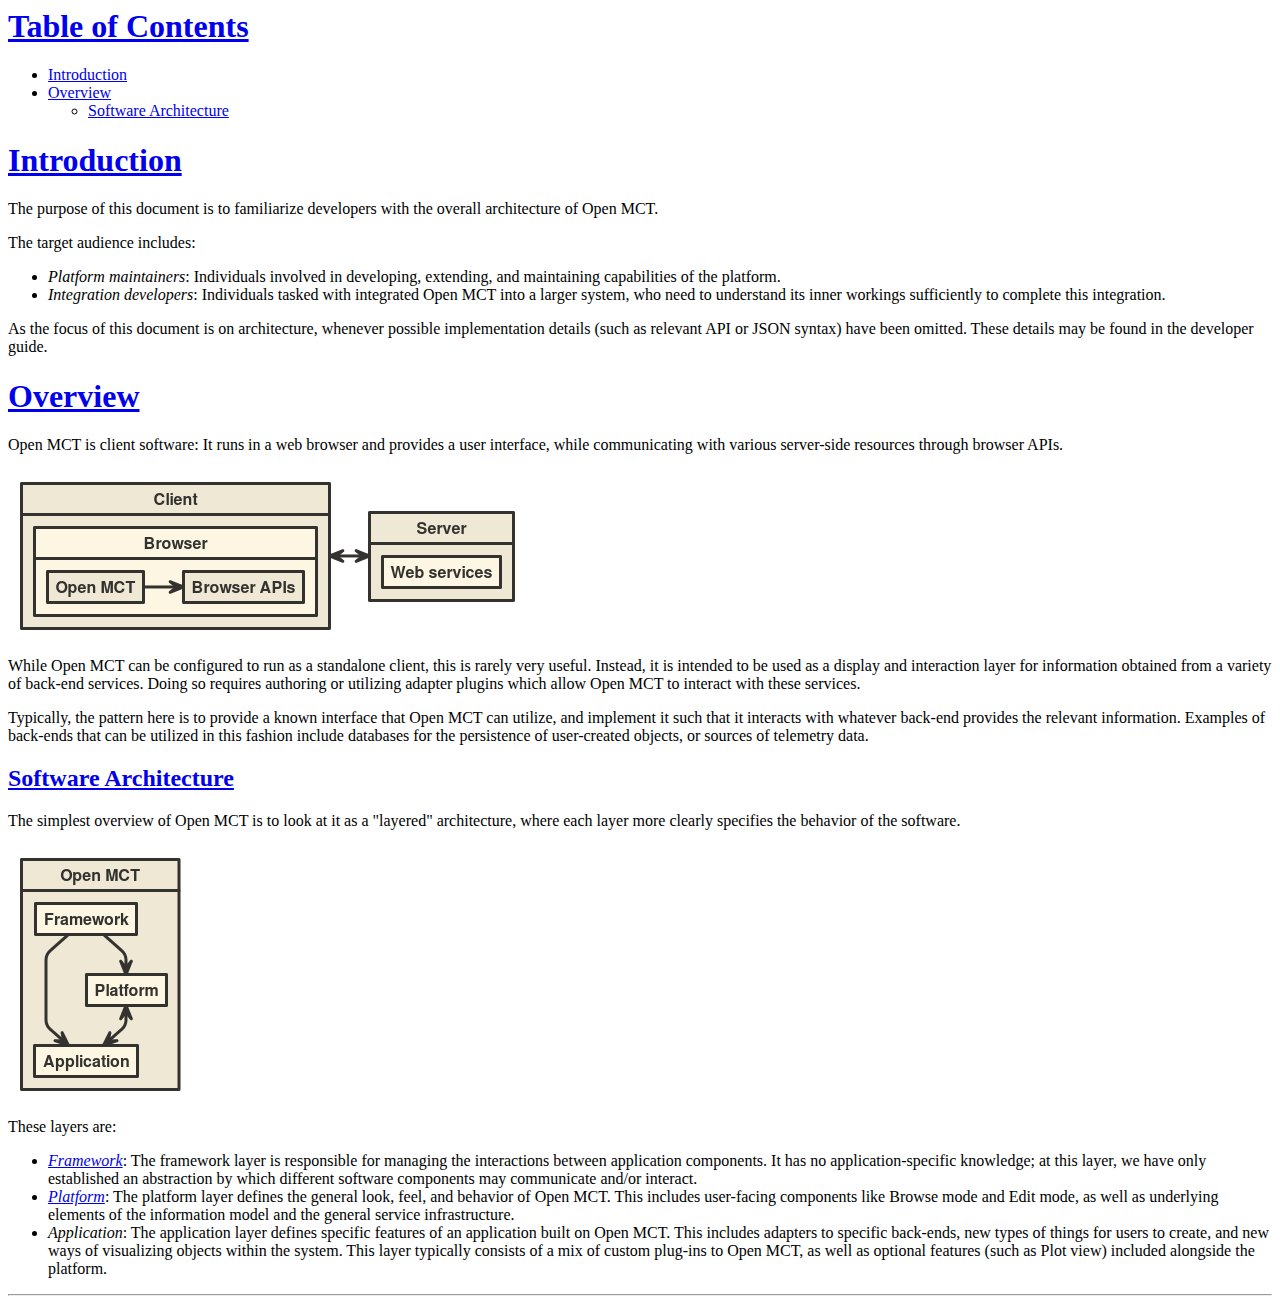
<file: docs/architecture/index.html>
<html>
    <head>
        <link rel="stylesheet"
              href="//nasa.github.io/openmct/static/res/css/styles.css">
        <link rel="stylesheet"
              href="//nasa.github.io/openmct/static/res/css/documentation.css">
    </head>
    <body>

<a name="table-of-contents" href="#table-of-contents"><h1 id="undefinedtable-of-contents">Table of Contents</h1>
</a><ul>
<li><a href="#introduction">Introduction</a></li>
<li><a href="#overview">Overview</a><ul>
<li><a href="#software-architecture">Software Architecture</a></li>
</ul>
</li>
</ul>
<a name="introduction" href="#introduction"><h1 id="undefinedintroduction">Introduction</h1>
</a><p>The purpose of this document is to familiarize developers with the
overall architecture of Open MCT.</p>
<p>The target audience includes:</p>
<ul>
<li><em>Platform maintainers</em>: Individuals involved in developing,
extending, and maintaining capabilities of the platform.</li>
<li><em>Integration developers</em>: Individuals tasked with integrated
Open MCT into a larger system, who need to understand
its inner workings sufficiently to complete this integration.</li>
</ul>
<p>As the focus of this document is on architecture, whenever possible
implementation details (such as relevant API or JSON syntax) have been
omitted. These details may be found in the developer guide.</p>
<a name="overview" href="#overview"><h1 id="undefinedoverview">Overview</h1>
</a><p>Open MCT is client software: It runs in a web browser and
provides a user interface, while communicating with various
server-side resources through browser APIs.</p>
<p><img src="index-1.png" alt="Diagram 1"></p>
<p>While Open MCT can be configured to run as a standalone client,
this is rarely very useful. Instead, it is intended to be used as a
display and interaction layer for information obtained from a
variety of back-end services. Doing so requires authoring or utilizing
adapter plugins which allow Open MCT to interact with these services.</p>
<p>Typically, the pattern here is to provide a known interface that
Open MCT can utilize, and implement it such that it interacts with
whatever back-end provides the relevant information.
Examples of back-ends that can be utilized in this fashion include
databases for the persistence of user-created objects, or sources of
telemetry data.</p>
<a name="software-architecture" href="#software-architecture"><h2 id="undefinedsoftware-architecture">Software Architecture</h2>
</a><p>The simplest overview of Open MCT is to look at it as a &quot;layered&quot;
architecture, where each layer more clearly specifies the behavior
of the software.</p>
<p><img src="index-2.png" alt="Diagram 2"></p>
<p>These layers are:</p>
<ul>
<li><a href="framework.html"><em>Framework</em></a>: The framework layer is responsible for
managing the interactions between application components. It has no
application-specific knowledge; at this layer, we have only
established an abstraction by which different software components
may communicate and/or interact.</li>
<li><a href="platform.html"><em>Platform</em></a>: The platform layer defines the general look,
feel, and behavior of Open MCT. This includes user-facing components like
Browse mode and Edit mode, as well as underlying elements of the
information model and the general service infrastructure.</li>
<li><em>Application</em>: The application layer defines specific features of
an application built on Open MCT. This includes adapters to
specific back-ends, new types of things for users to create, and
new ways of visualizing objects within the system. This layer
typically consists of a mix of custom plug-ins to Open MCT,
as well as optional features (such as Plot view) included alongside
the platform.</li>
</ul>
        <hr>
    </body>
</html>
</file>
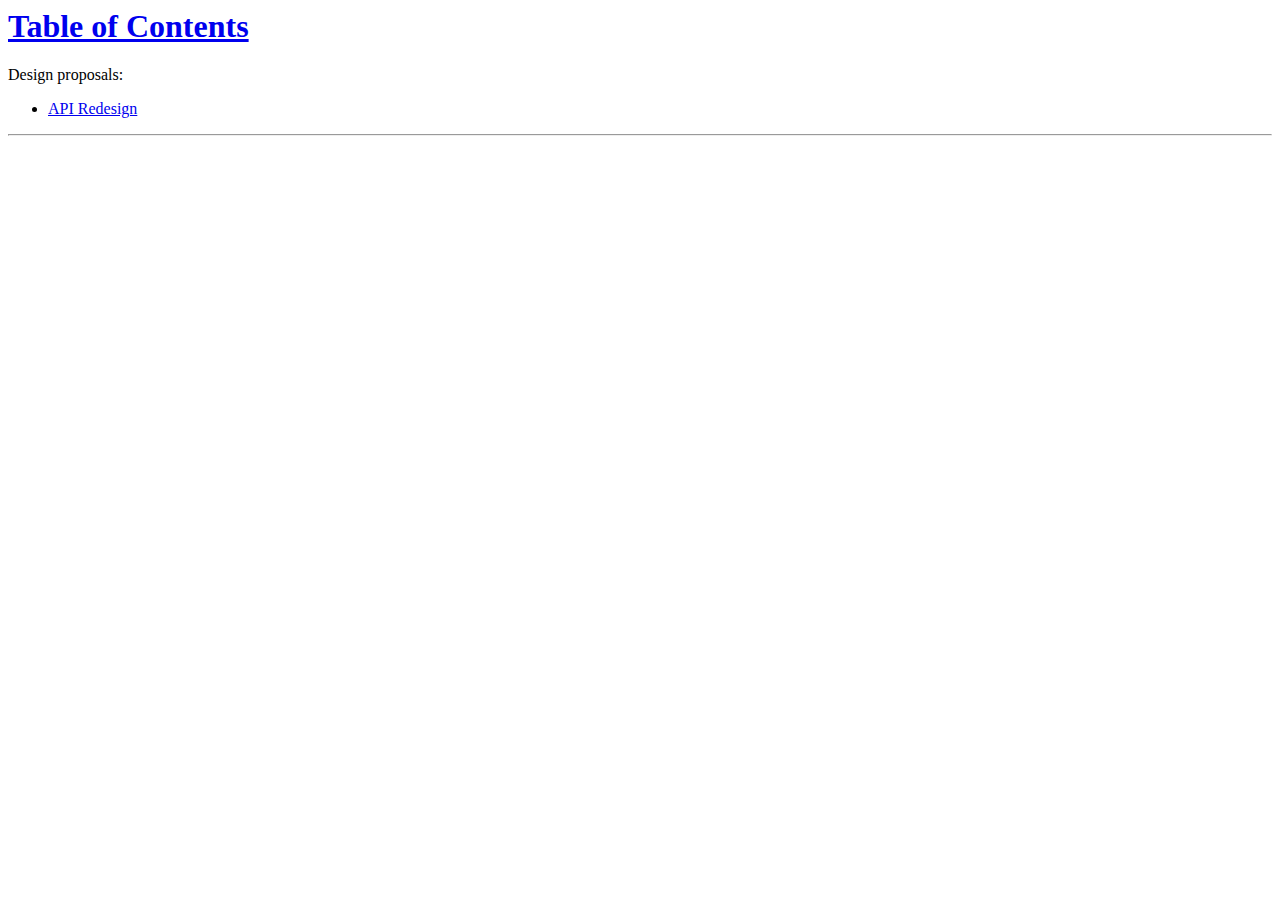
<file: docs/design/index.html>
<html>
    <head>
        <link rel="stylesheet"
              href="//nasa.github.io/openmct/static/res/css/styles.css">
        <link rel="stylesheet"
              href="//nasa.github.io/openmct/static/res/css/documentation.css">
    </head>
    <body>

<a name="table-of-contents" href="#table-of-contents"><h1 id="undefinedtable-of-contents">Table of Contents</h1>
</a><p>Design proposals:</p>
<ul>
<li><a href="proposals/APIRedesign.html">API Redesign</a></li>
</ul>
        <hr>
    </body>
</html>
</file>
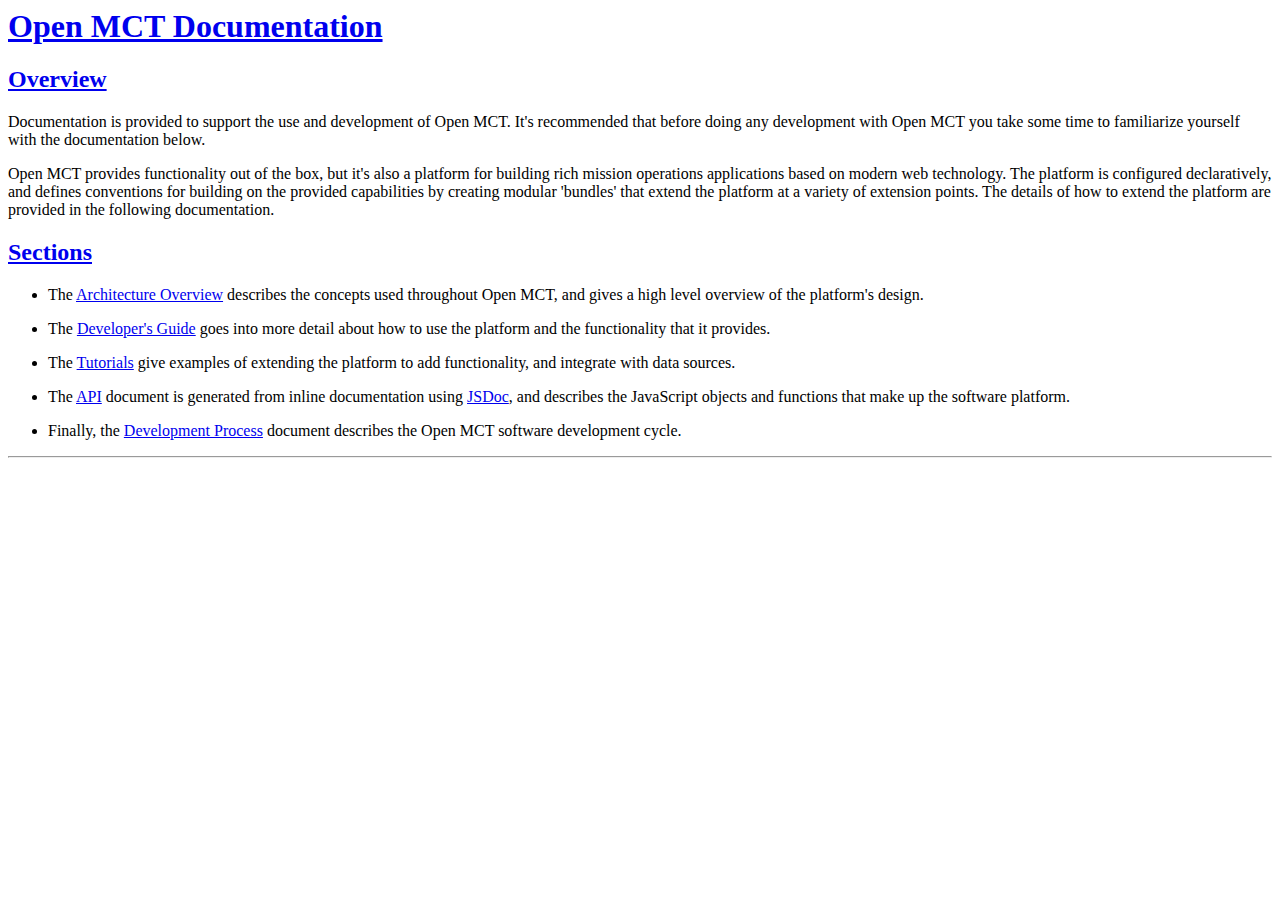
<file: docs/docs/index.html>
<html>
    <head>
        <link rel="stylesheet"
              href="//nasa.github.io/openmct/static/res/css/styles.css">
        <link rel="stylesheet"
              href="//nasa.github.io/openmct/static/res/css/documentation.css">
    </head>
    <body>

<a name="open-mct-documentation" href="#open-mct-documentation"><h1 id="undefinedopen-mct-documentation">Open MCT Documentation</h1>
</a><a name="overview" href="#overview"><h2 id="undefinedoverview">Overview</h2>
</a><p> Documentation is provided to support the use and development of
 Open MCT. It&#39;s recommended that before doing
 any development with Open MCT you take some time to familiarize yourself
 with the documentation below.</p>
<p> Open MCT provides functionality out of the box, but it&#39;s also a platform for
 building rich mission operations applications based on modern web technology. 
 The platform is configured declaratively, and defines conventions for
 building on the provided capabilities by creating modular &#39;bundles&#39; that 
 extend the platform at a variety of extension points. The details of how to
 extend the platform are provided in the following documentation.</p>
<a name="sections" href="#sections"><h2 id="undefinedsections">Sections</h2>
</a><ul>
<li><p>The <a href="architecture/">Architecture Overview</a> describes the concepts used 
throughout Open MCT, and gives a high level overview of the platform&#39;s design.</p>
</li>
<li><p>The <a href="guide/">Developer&#39;s Guide</a> goes into more detail about how to use the
platform and the functionality that it provides.</p>
</li>
<li><p>The <a href="tutorials/">Tutorials</a> give examples of extending the platform to add 
functionality, 
and integrate with data sources.</p>
</li>
<li><p>The <a href="api/">API</a> document is generated from inline documentation 
using <a href="http://usejsdoc.org/">JSDoc</a>, and describes the JavaScript objects and
functions that make up the software platform.</p>
</li>
<li><p>Finally, the <a href="process/">Development Process</a> document describes the 
Open MCT software development cycle.</p>
</li>
</ul>
        <hr>
    </body>
</html>
</file>
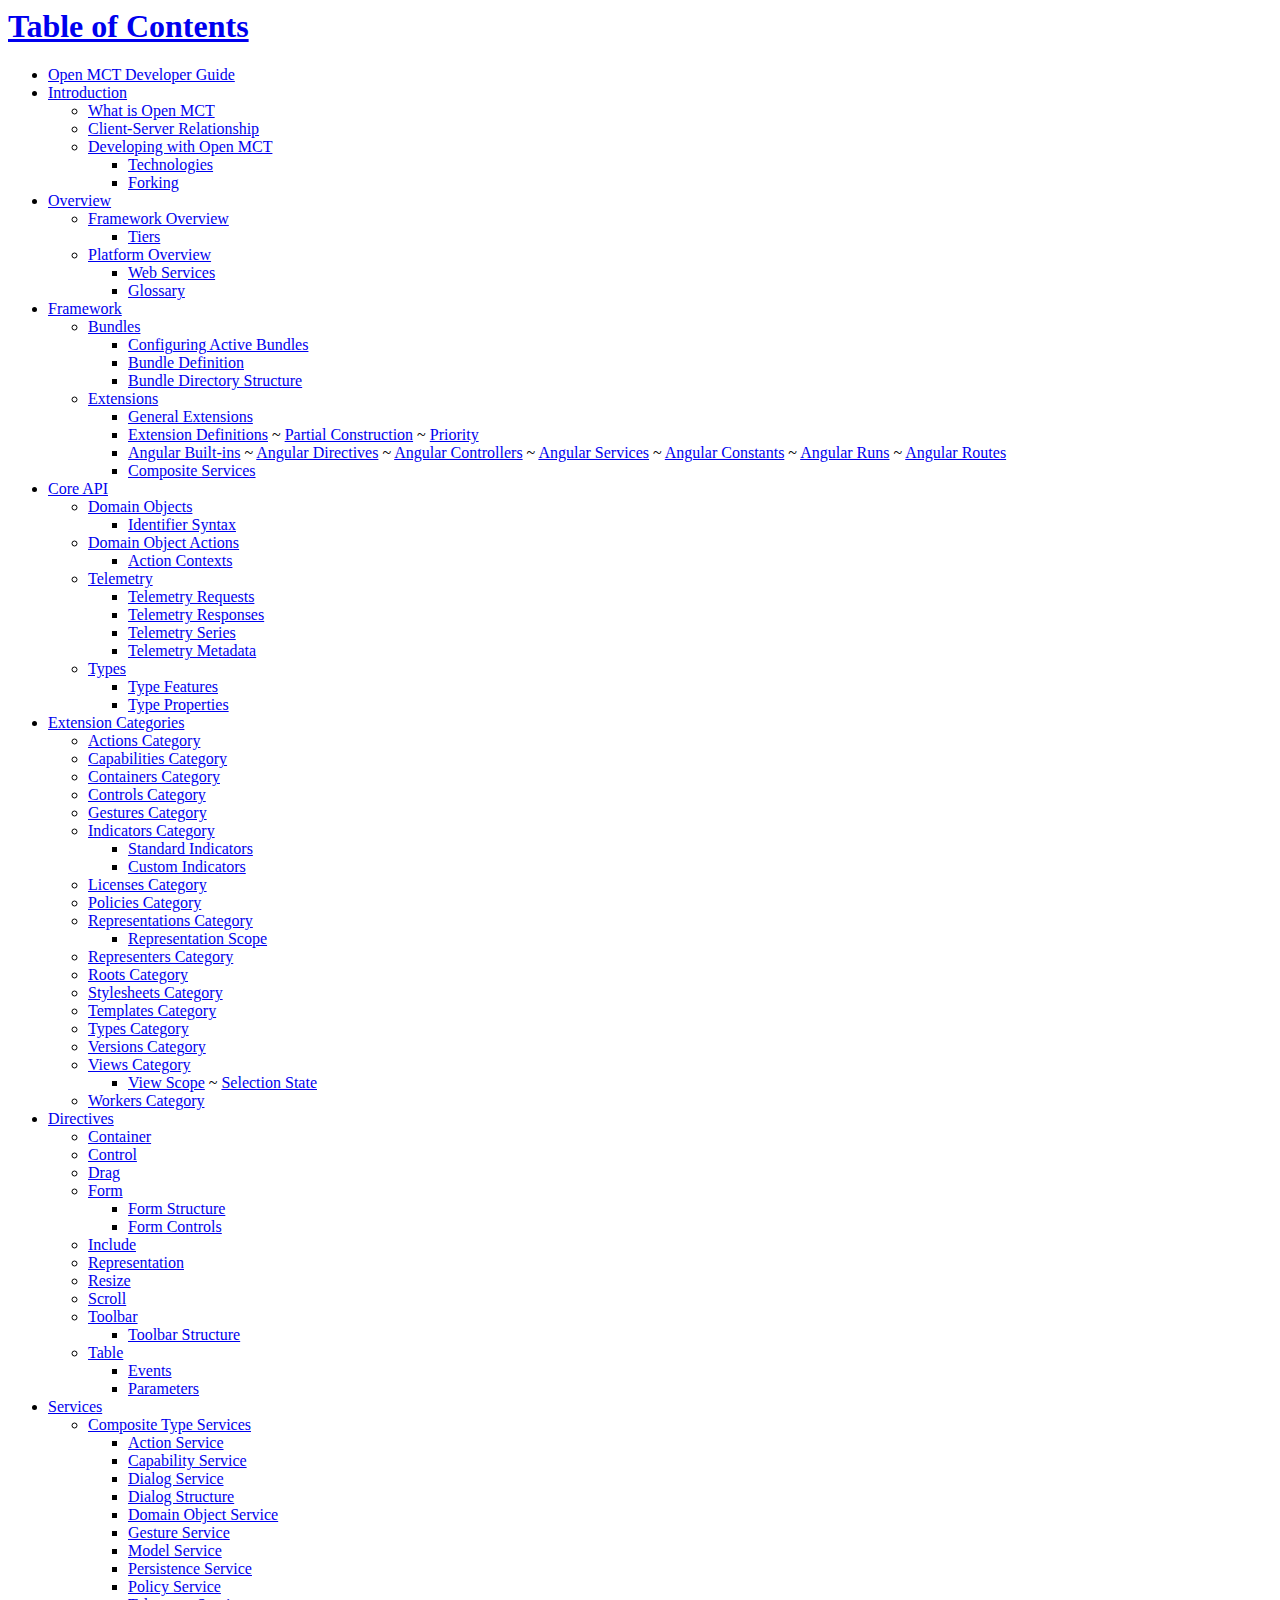
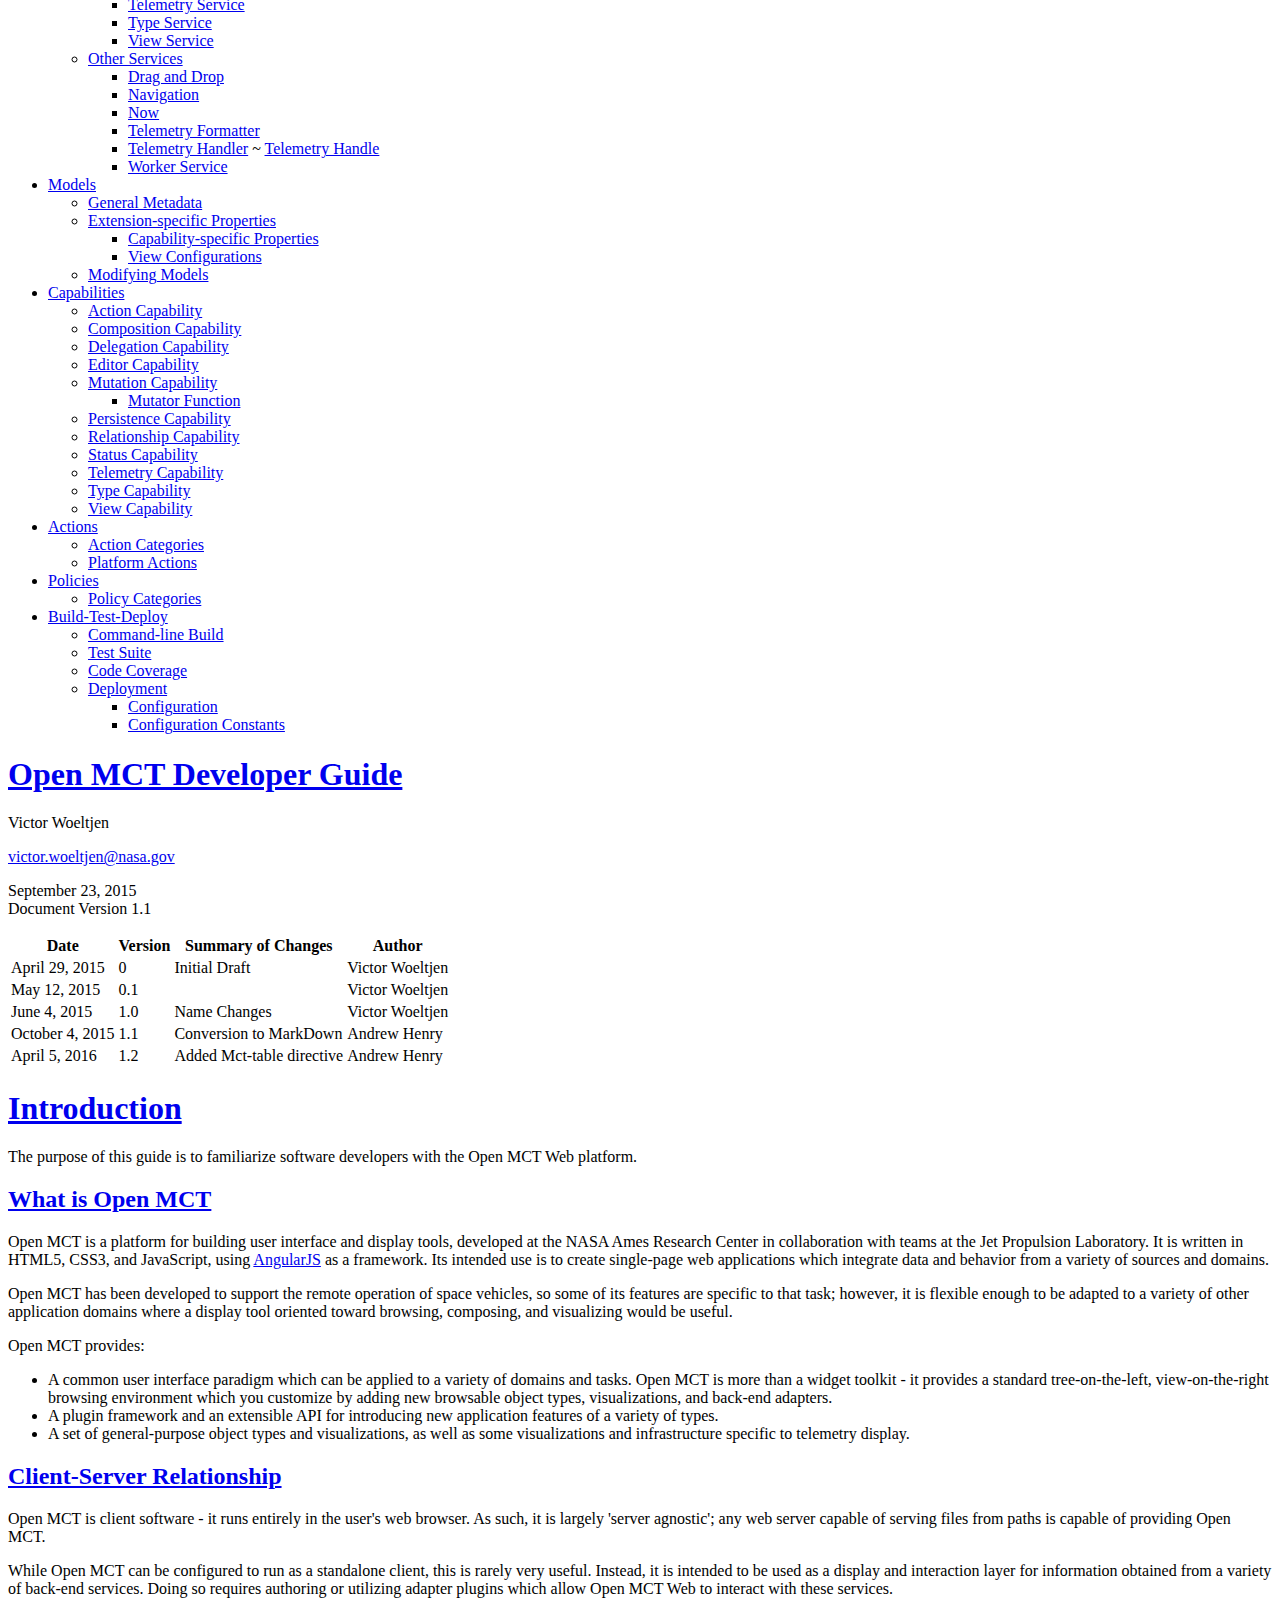
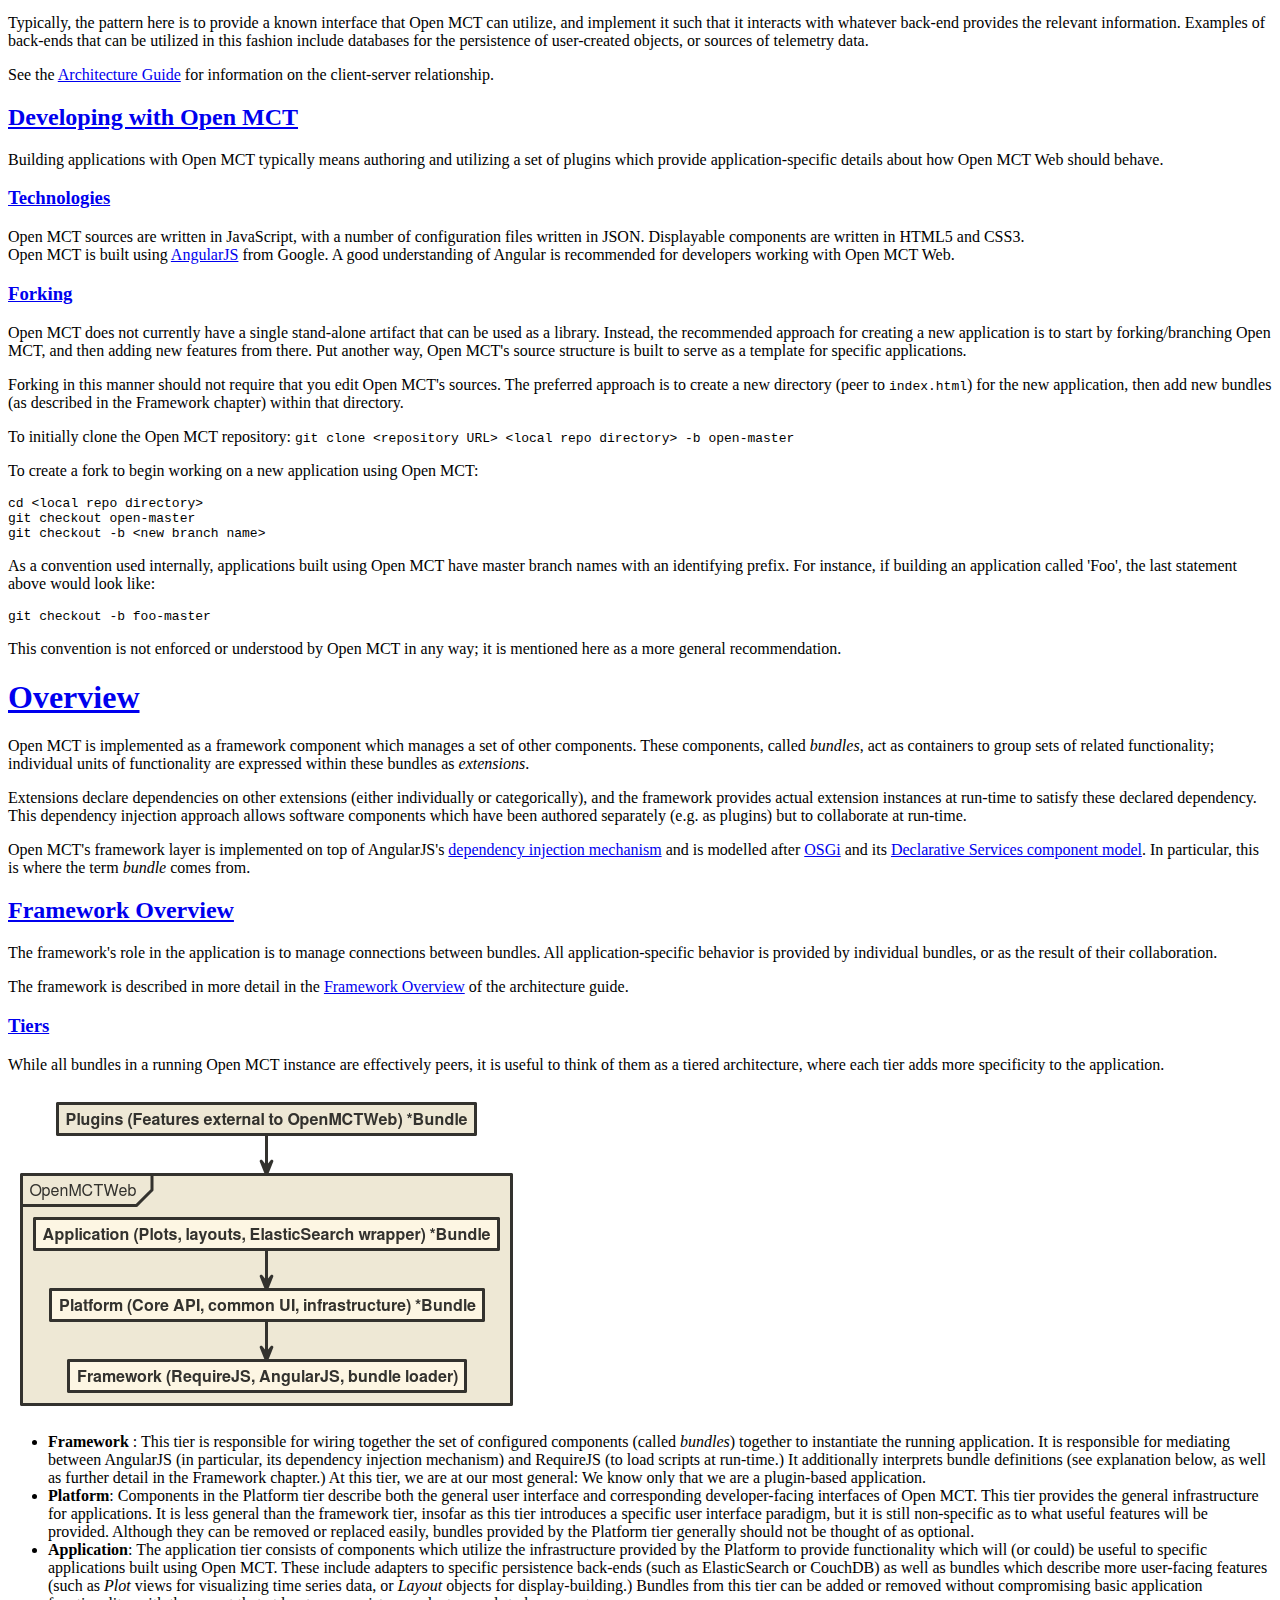
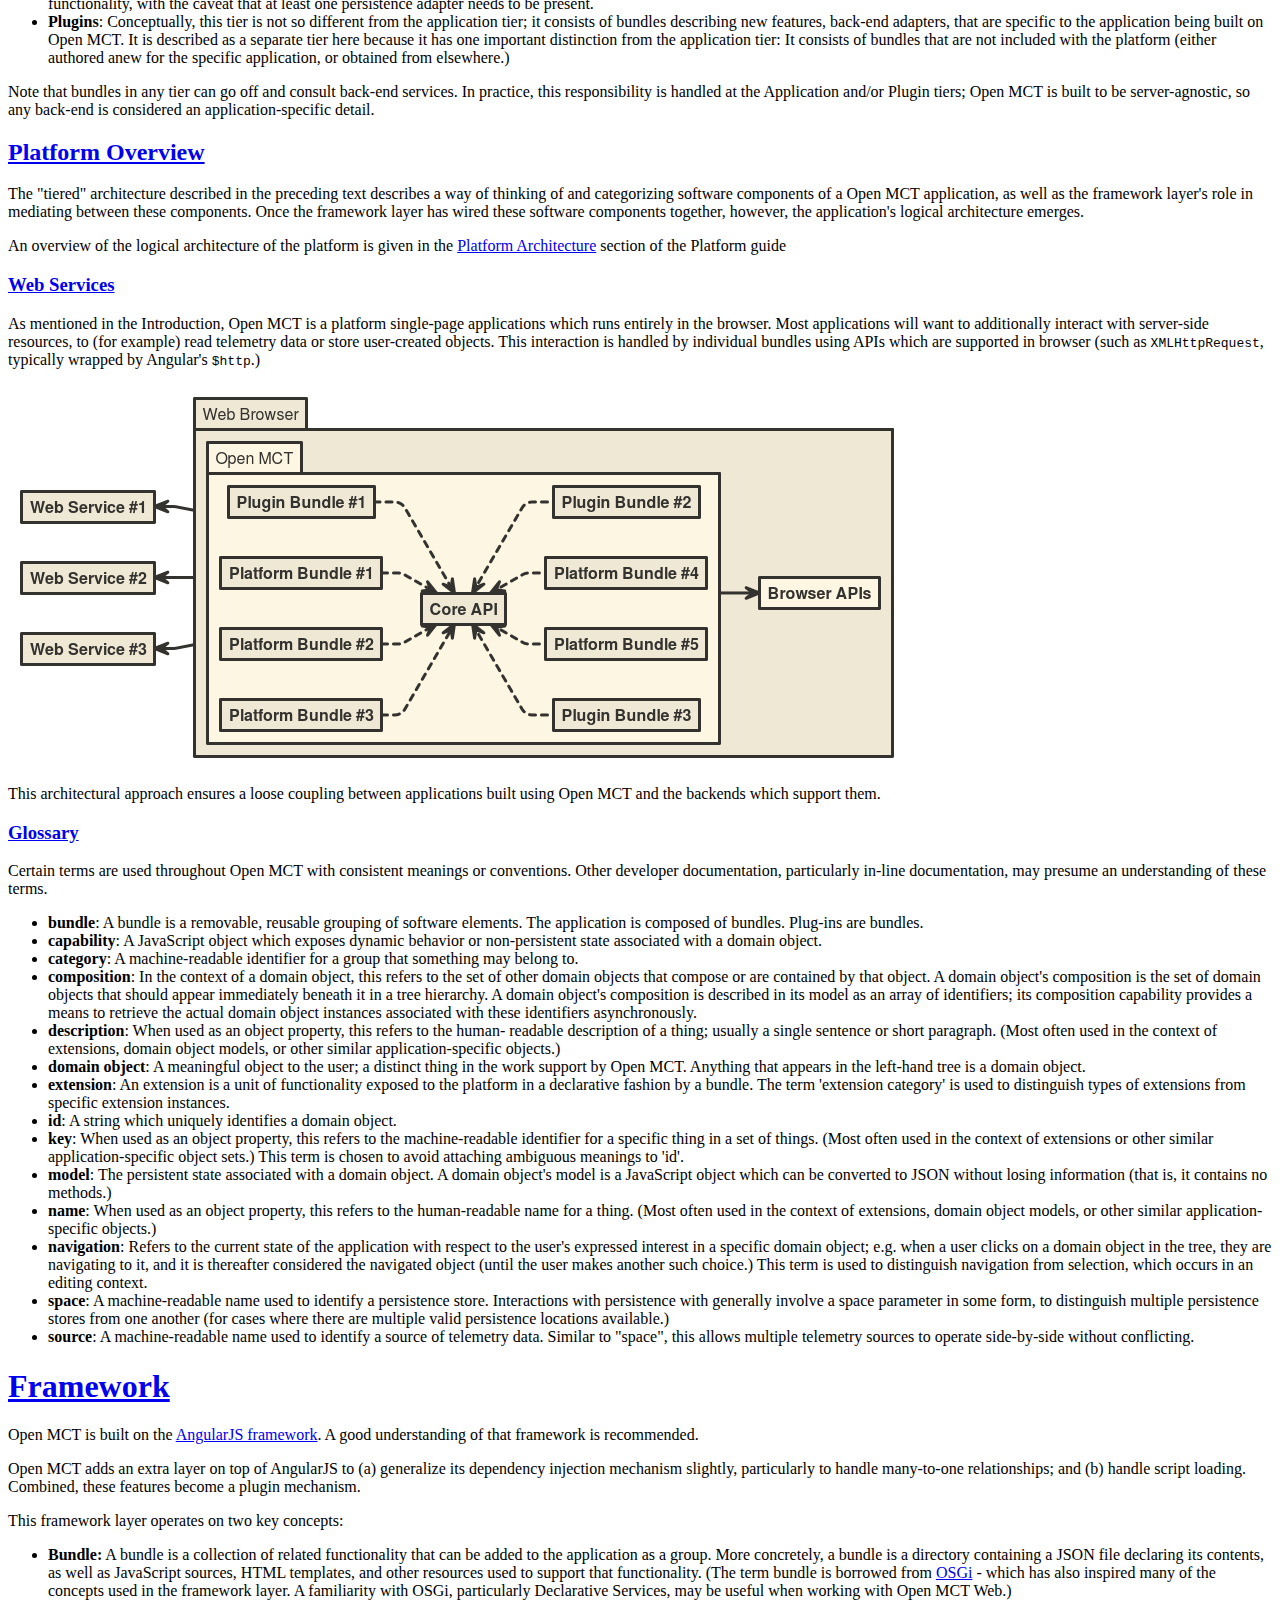
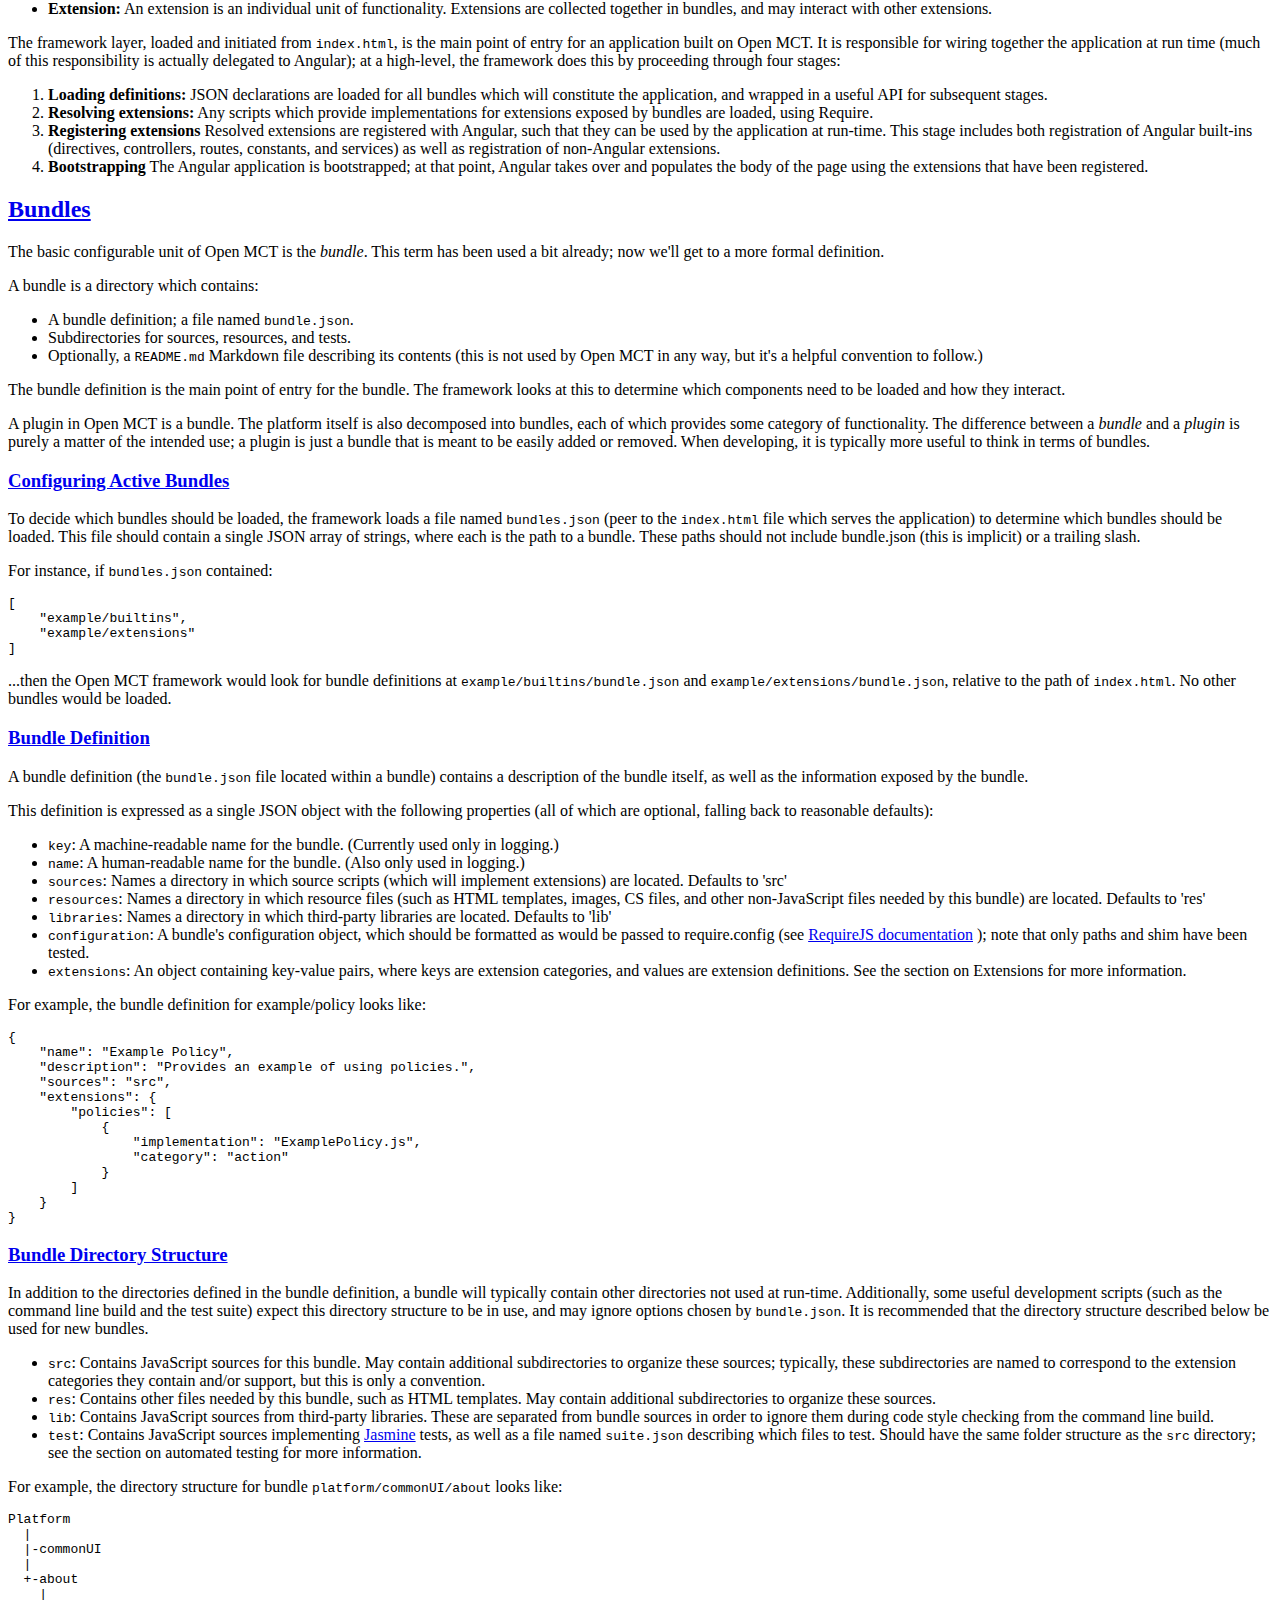
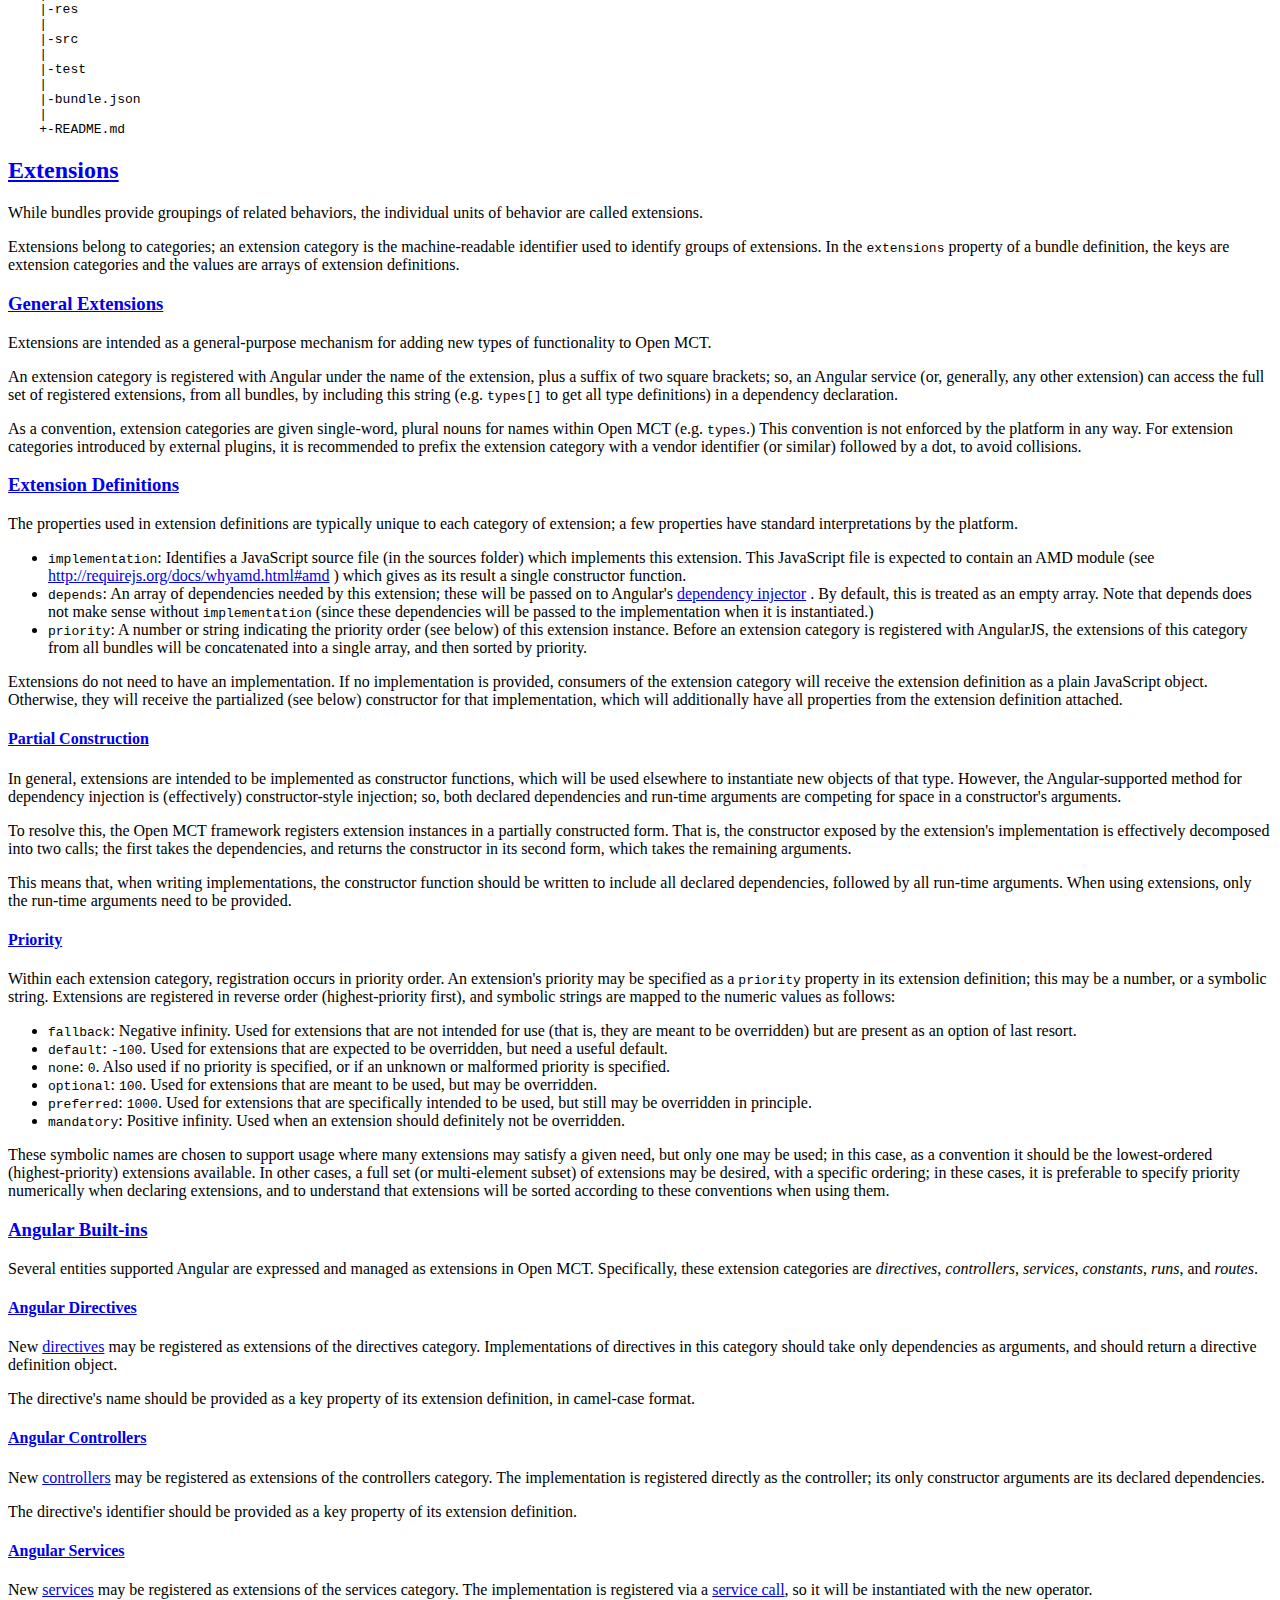
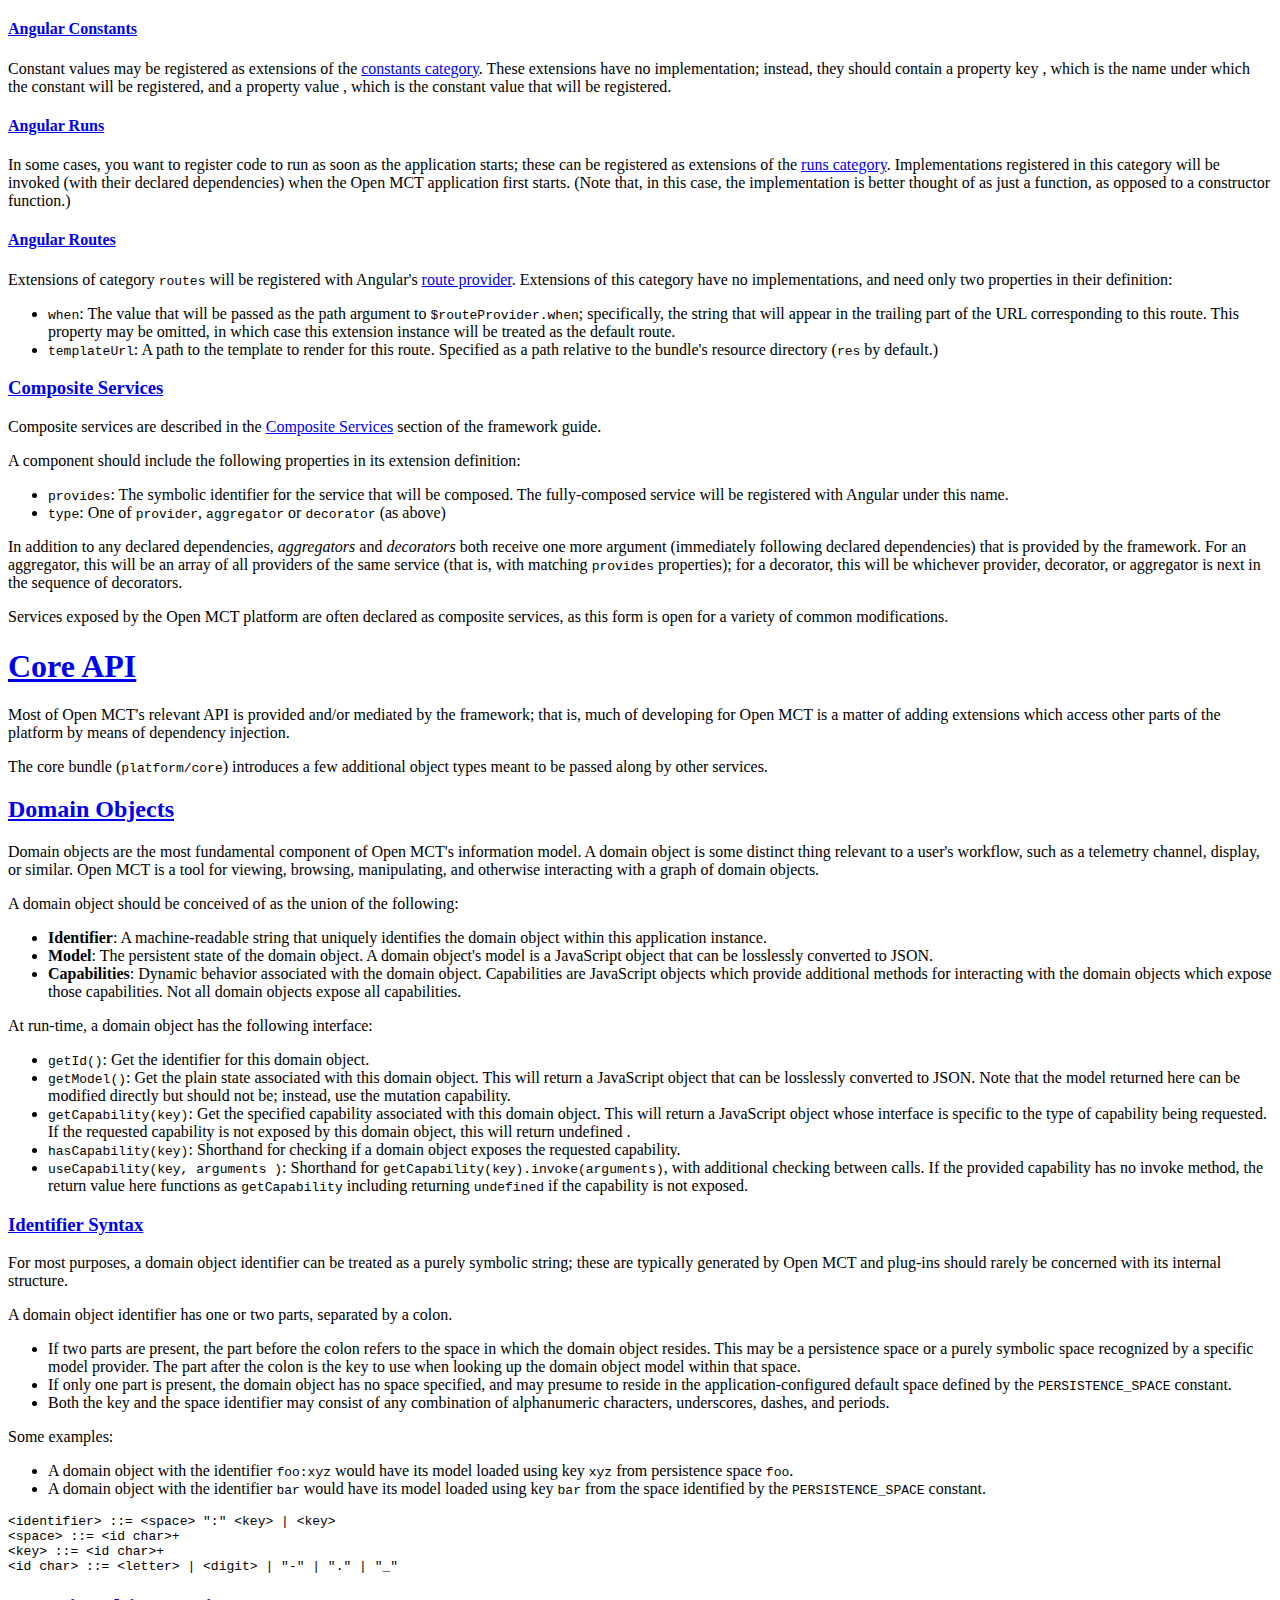
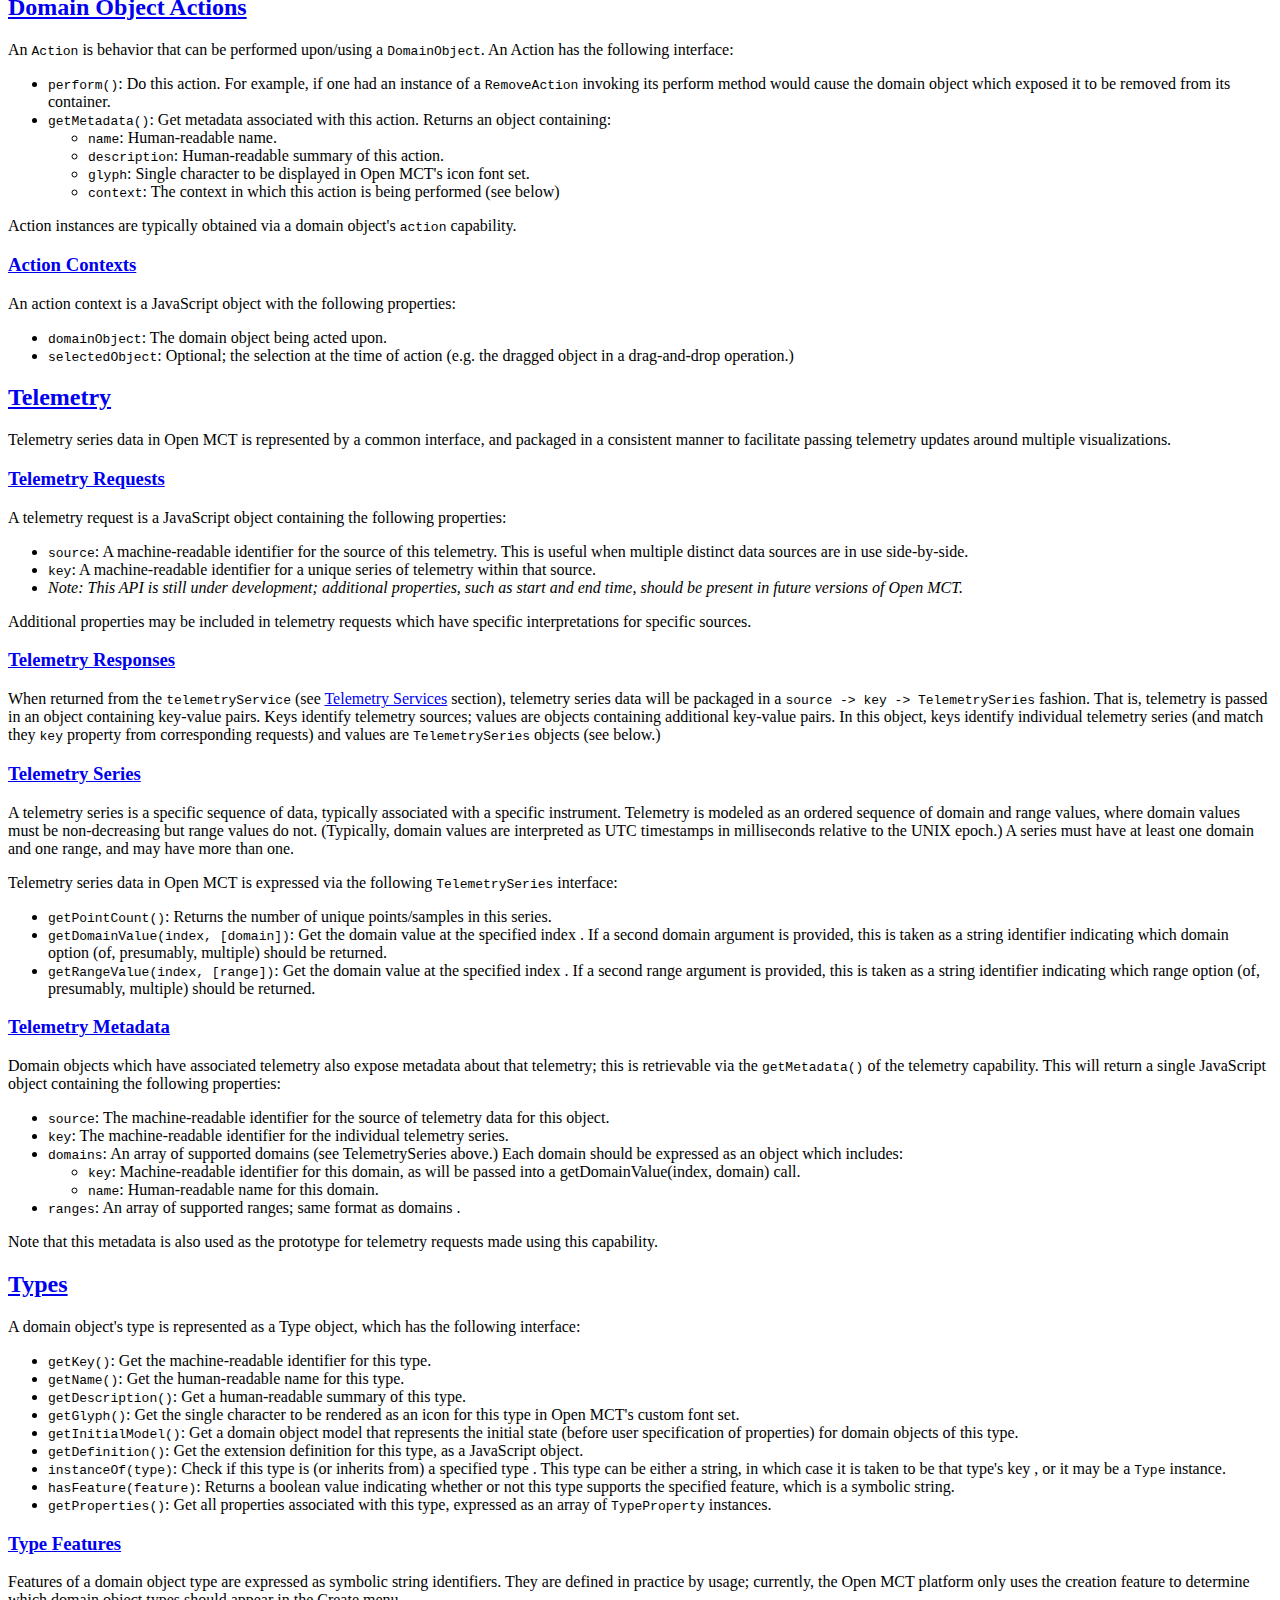
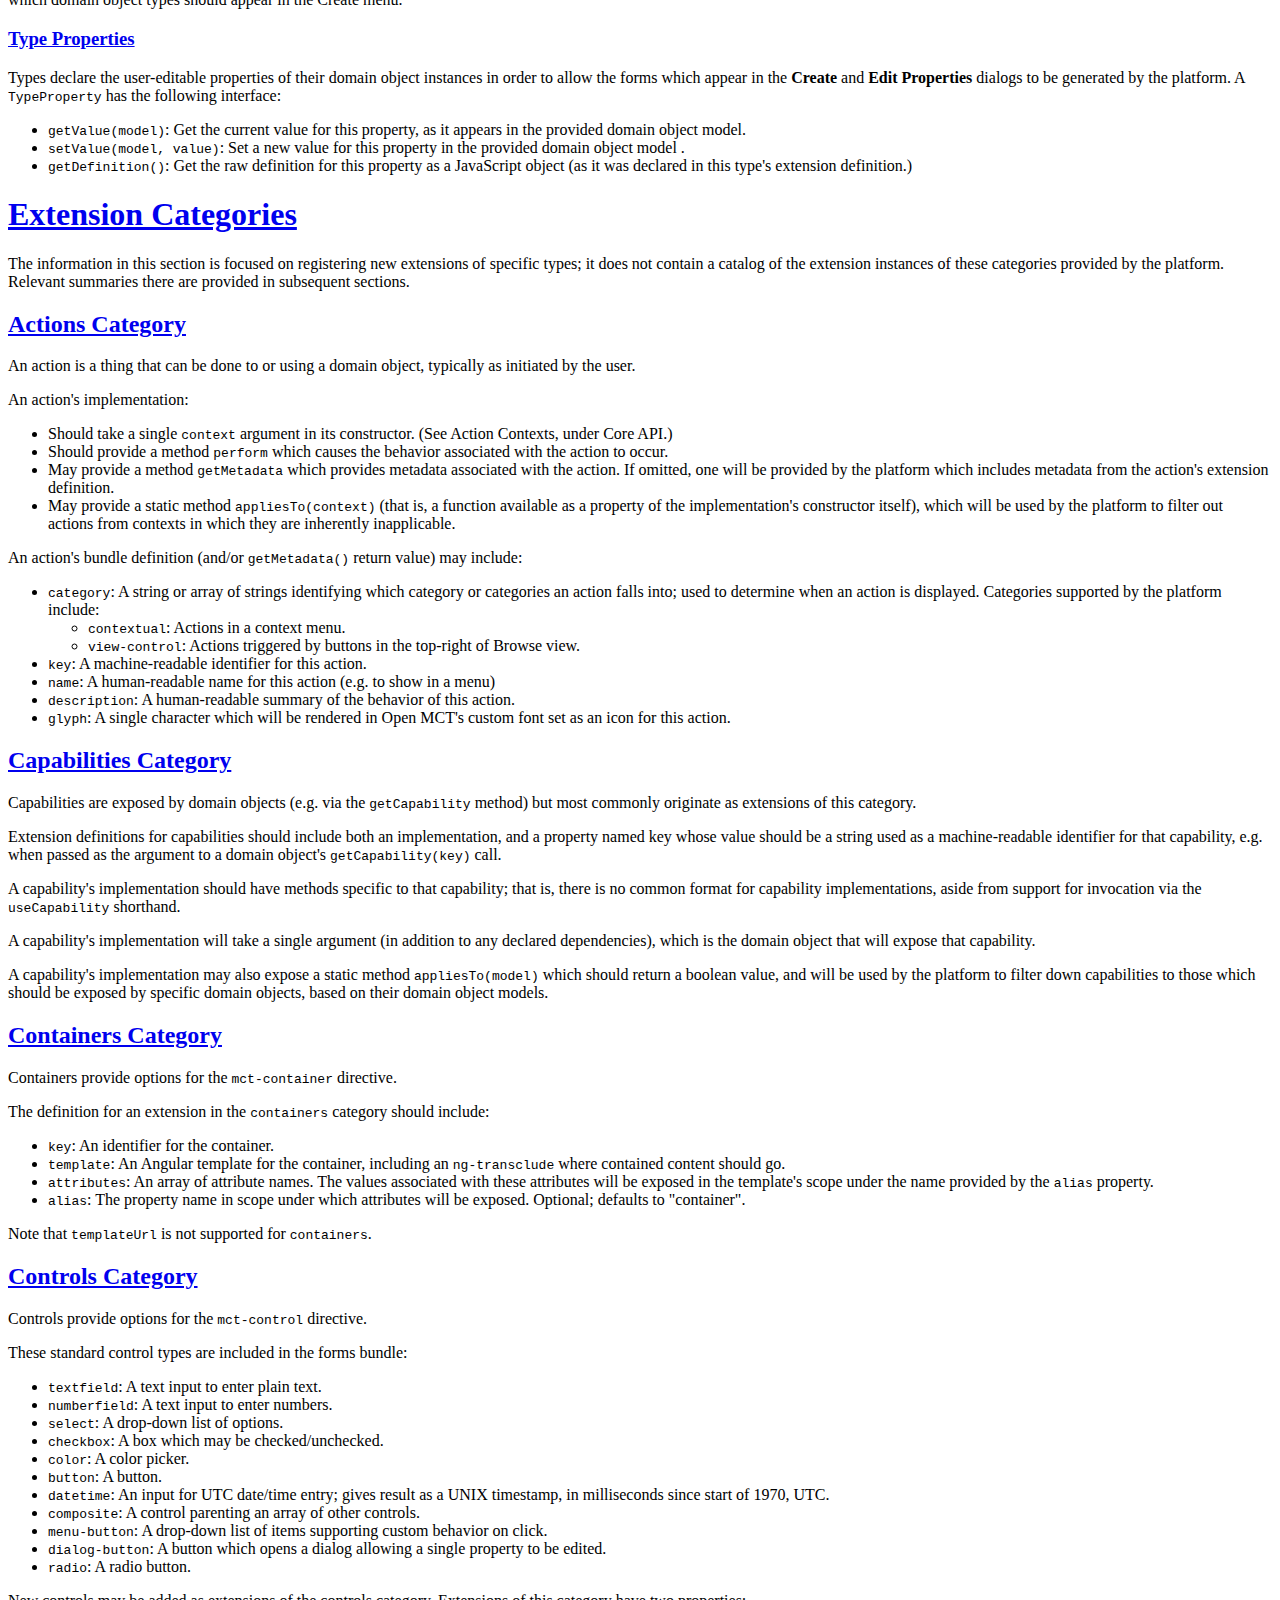
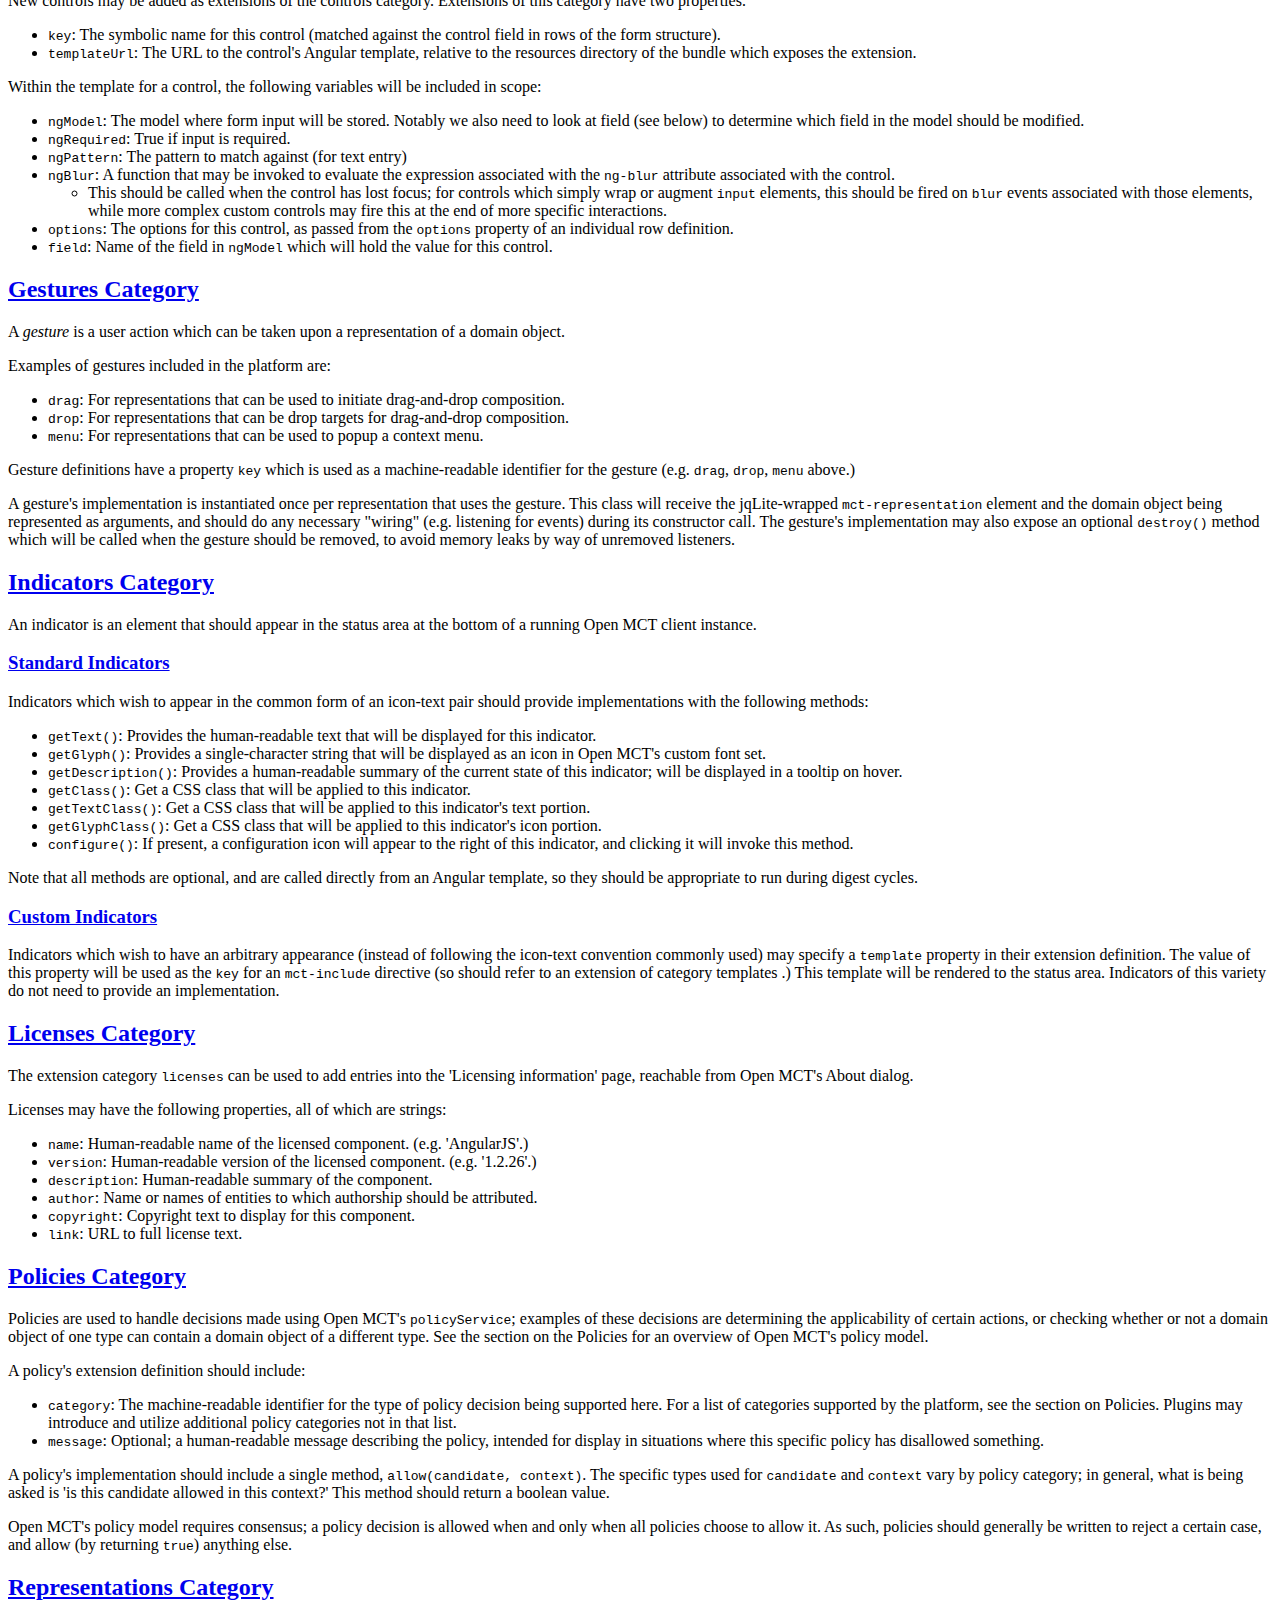
<file: docs/guide/index.html>
<html>
    <head>
        <link rel="stylesheet"
              href="//nasa.github.io/openmct/static/res/css/styles.css">
        <link rel="stylesheet"
              href="//nasa.github.io/openmct/static/res/css/documentation.css">
    </head>
    <body>

<a name="table-of-contents" href="#table-of-contents"><h1 id="undefinedtable-of-contents">Table of Contents</h1>
</a><ul>
<li><a href="#open-mct-developer-guide">Open MCT Developer Guide</a></li>
<li><a href="#introduction">Introduction</a><ul>
<li><a href="#what-is-open-mct">What is Open MCT</a></li>
<li><a href="#client-server-relationship">Client-Server Relationship</a></li>
<li><a href="#developing-with-open-mct">Developing with Open MCT</a><ul>
<li><a href="#technologies">Technologies</a></li>
<li><a href="#forking">Forking</a></li>
</ul>
</li>
</ul>
</li>
<li><a href="#overview">Overview</a><ul>
<li><a href="#framework-overview">Framework Overview</a><ul>
<li><a href="#tiers">Tiers</a></li>
</ul>
</li>
<li><a href="#platform-overview">Platform Overview</a><ul>
<li><a href="#web-services">Web Services</a></li>
<li><a href="#glossary">Glossary</a></li>
</ul>
</li>
</ul>
</li>
<li><a href="#framework">Framework</a><ul>
<li><a href="#bundles">Bundles</a><ul>
<li><a href="#configuring-active-bundles">Configuring Active Bundles</a></li>
<li><a href="#bundle-definition">Bundle Definition</a></li>
<li><a href="#bundle-directory-structure">Bundle Directory Structure</a></li>
</ul>
</li>
<li><a href="#extensions">Extensions</a><ul>
<li><a href="#general-extensions">General Extensions</a></li>
<li><a href="#extension-definitions">Extension Definitions</a>
~ <a href="#partial-construction">Partial Construction</a>
~ <a href="#priority">Priority</a></li>
<li><a href="#angular-built-ins">Angular Built-ins</a>
~ <a href="#angular-directives">Angular Directives</a>
~ <a href="#angular-controllers">Angular Controllers</a>
~ <a href="#angular-services">Angular Services</a>
~ <a href="#angular-constants">Angular Constants</a>
~ <a href="#angular-runs">Angular Runs</a>
~ <a href="#angular-routes">Angular Routes</a></li>
<li><a href="#composite-services">Composite Services</a></li>
</ul>
</li>
</ul>
</li>
<li><a href="#core-api">Core API</a><ul>
<li><a href="#domain-objects">Domain Objects</a><ul>
<li><a href="#identifier-syntax">Identifier Syntax</a></li>
</ul>
</li>
<li><a href="#domain-object-actions">Domain Object Actions</a><ul>
<li><a href="#action-contexts">Action Contexts</a></li>
</ul>
</li>
<li><a href="#telemetry">Telemetry</a><ul>
<li><a href="#telemetry-requests">Telemetry Requests</a></li>
<li><a href="#telemetry-responses">Telemetry Responses</a></li>
<li><a href="#telemetry-series">Telemetry Series</a></li>
<li><a href="#telemetry-metadata">Telemetry Metadata</a></li>
</ul>
</li>
<li><a href="#types">Types</a><ul>
<li><a href="#type-features">Type Features</a></li>
<li><a href="#type-properties">Type Properties</a></li>
</ul>
</li>
</ul>
</li>
<li><a href="#extension-categories">Extension Categories</a><ul>
<li><a href="#actions-category">Actions Category</a></li>
<li><a href="#capabilities-category">Capabilities Category</a></li>
<li><a href="#containers-category">Containers Category</a></li>
<li><a href="#controls-category">Controls Category</a></li>
<li><a href="#gestures-category">Gestures Category</a></li>
<li><a href="#indicators-category">Indicators Category</a><ul>
<li><a href="#standard-indicators">Standard Indicators</a></li>
<li><a href="#custom-indicators">Custom Indicators</a></li>
</ul>
</li>
<li><a href="#licenses-category">Licenses Category</a></li>
<li><a href="#policies-category">Policies Category</a></li>
<li><a href="#representations-category">Representations Category</a><ul>
<li><a href="#representation-scope">Representation Scope</a></li>
</ul>
</li>
<li><a href="#representers-category">Representers Category</a></li>
<li><a href="#roots-category">Roots Category</a></li>
<li><a href="#stylesheets-category">Stylesheets Category</a></li>
<li><a href="#templates-category">Templates Category</a></li>
<li><a href="#types-category">Types Category</a></li>
<li><a href="#versions-category">Versions Category</a></li>
<li><a href="#views-category">Views Category</a><ul>
<li><a href="#view-scope">View Scope</a>
~ <a href="#selection-state">Selection State</a></li>
</ul>
</li>
<li><a href="#workers-category">Workers Category</a></li>
</ul>
</li>
<li><a href="#directives">Directives</a><ul>
<li><a href="#container">Container</a></li>
<li><a href="#control">Control</a></li>
<li><a href="#drag">Drag</a></li>
<li><a href="#form">Form</a><ul>
<li><a href="#form-structure">Form Structure</a></li>
<li><a href="#form-controls">Form Controls</a></li>
</ul>
</li>
<li><a href="#include">Include</a></li>
<li><a href="#representation">Representation</a></li>
<li><a href="#resize">Resize</a></li>
<li><a href="#scroll">Scroll</a></li>
<li><a href="#toolbar">Toolbar</a><ul>
<li><a href="#toolbar-structure">Toolbar Structure</a></li>
</ul>
</li>
<li><a href="#table">Table</a><ul>
<li><a href="#events">Events</a></li>
<li><a href="#parameters">Parameters</a></li>
</ul>
</li>
</ul>
</li>
<li><a href="#services">Services</a><ul>
<li><a href="#composite-type-services">Composite Type Services</a><ul>
<li><a href="#action-service">Action Service</a></li>
<li><a href="#capability-service">Capability Service</a></li>
<li><a href="#dialog-service">Dialog Service</a></li>
<li><a href="#dialog-structure">Dialog Structure</a></li>
<li><a href="#domain-object-service">Domain Object Service</a></li>
<li><a href="#gesture-service">Gesture Service</a></li>
<li><a href="#model-service">Model Service</a></li>
<li><a href="#persistence-service">Persistence Service</a></li>
<li><a href="#policy-service">Policy Service</a></li>
<li><a href="#telemetry-service">Telemetry Service</a></li>
<li><a href="#type-service">Type Service</a></li>
<li><a href="#view-service">View Service</a></li>
</ul>
</li>
<li><a href="#other-services">Other Services</a><ul>
<li><a href="#drag-and-drop">Drag and Drop</a></li>
<li><a href="#navigation">Navigation</a></li>
<li><a href="#now">Now</a></li>
<li><a href="#telemetry-formatter">Telemetry Formatter</a></li>
<li><a href="#telemetry-handler">Telemetry Handler</a>
~ <a href="#telemetry-handle">Telemetry Handle</a></li>
<li><a href="#worker-service">Worker Service</a></li>
</ul>
</li>
</ul>
</li>
<li><a href="#models">Models</a><ul>
<li><a href="#general-metadata">General Metadata</a></li>
<li><a href="#extension-specific-properties">Extension-specific Properties</a><ul>
<li><a href="#capability-specific-properties">Capability-specific Properties</a></li>
<li><a href="#view-configurations">View Configurations</a></li>
</ul>
</li>
<li><a href="#modifying-models">Modifying Models</a></li>
</ul>
</li>
<li><a href="#capabilities">Capabilities</a><ul>
<li><a href="#action-capability">Action Capability</a></li>
<li><a href="#composition-capability">Composition Capability</a></li>
<li><a href="#delegation-capability">Delegation Capability</a></li>
<li><a href="#editor-capability">Editor Capability</a></li>
<li><a href="#mutation-capability">Mutation Capability</a><ul>
<li><a href="#mutator-function">Mutator Function</a></li>
</ul>
</li>
<li><a href="#persistence-capability">Persistence Capability</a></li>
<li><a href="#relationship-capability">Relationship Capability</a></li>
<li><a href="#status-capability">Status Capability</a></li>
<li><a href="#telemetry-capability">Telemetry Capability</a></li>
<li><a href="#type-capability">Type Capability</a></li>
<li><a href="#view-capability">View Capability</a></li>
</ul>
</li>
<li><a href="#actions">Actions</a><ul>
<li><a href="#action-categories">Action Categories</a></li>
<li><a href="#platform-actions">Platform Actions</a></li>
</ul>
</li>
<li><a href="#policies">Policies</a><ul>
<li><a href="#policy-categories">Policy Categories</a></li>
</ul>
</li>
<li><a href="#build-test-deploy">Build-Test-Deploy</a><ul>
<li><a href="#command-line-build">Command-line Build</a></li>
<li><a href="#test-suite">Test Suite</a></li>
<li><a href="#code-coverage">Code Coverage</a></li>
<li><a href="#deployment">Deployment</a><ul>
<li><a href="#configuration">Configuration</a></li>
<li><a href="#configuration-constants">Configuration Constants</a></li>
</ul>
</li>
</ul>
</li>
</ul>
<a name="open-mct-developer-guide" href="#open-mct-developer-guide"><h1 id="undefinedopen-mct-developer-guide">Open MCT Developer Guide</h1>
</a><p>Victor Woeltjen</p>
<p><a href="mailto:victor.woeltjen@nasa.gov">victor.woeltjen@nasa.gov</a></p>
<p>September 23, 2015<br>Document Version 1.1  </p>
<table>
<thead>
<tr>
<th>Date</th>
<th>Version</th>
<th>Summary of Changes</th>
<th>Author</th>
</tr>
</thead>
<tbody>
<tr>
<td>April 29, 2015</td>
<td>0</td>
<td>Initial Draft</td>
<td>Victor Woeltjen</td>
</tr>
<tr>
<td>May 12, 2015</td>
<td>0.1</td>
<td></td>
<td>Victor Woeltjen</td>
</tr>
<tr>
<td>June 4, 2015</td>
<td>1.0</td>
<td>Name Changes</td>
<td>Victor Woeltjen</td>
</tr>
<tr>
<td>October 4, 2015</td>
<td>1.1</td>
<td>Conversion to MarkDown</td>
<td>Andrew Henry</td>
</tr>
<tr>
<td>April 5, 2016</td>
<td>1.2</td>
<td>Added Mct-table directive</td>
<td>Andrew Henry</td>
</tr>
</tbody>
</table>
<a name="introduction" href="#introduction"><h1 id="undefinedintroduction">Introduction</h1>
</a><p>The purpose of this guide is to familiarize software developers with the Open
MCT Web platform.</p>
<a name="what-is-open-mct" href="#what-is-open-mct"><h2 id="undefinedwhat-is-open-mct">What is Open MCT</h2>
</a><p>Open MCT is a platform for building user interface and display tools,
developed at the NASA Ames Research Center in collaboration with teams at the
Jet Propulsion Laboratory. It is written in HTML5, CSS3, and JavaScript, using 
<a href="http://www.angularjs.org">AngularJS</a> as a framework. Its intended use is to 
create single-page web applications which integrate data and behavior from a 
variety of sources and domains.</p>
<p>Open MCT has been developed to support the remote operation of space
vehicles, so some of its features are specific to that task; however, it is
flexible enough to be adapted to a variety of other application domains where a
display tool oriented toward browsing, composing, and visualizing would be
useful.</p>
<p>Open MCT provides:</p>
<ul>
<li>A common user interface paradigm which can be applied to a variety of domains
and tasks. Open MCT is more than a widget toolkit - it provides a standard
tree-on-the-left, view-on-the-right browsing environment which you customize by
adding new browsable object types, visualizations, and back-end adapters.  </li>
<li>A plugin framework and an extensible API for introducing new application
features of a variety of types.  </li>
<li>A set of general-purpose object types and visualizations, as well as some
visualizations and infrastructure specific to telemetry display.</li>
</ul>
<a name="client-server-relationship" href="#client-server-relationship"><h2 id="undefinedclient-server-relationship">Client-Server Relationship</h2>
</a><p>Open MCT is client software - it runs entirely in the user&#39;s web browser. As
such, it is largely &#39;server agnostic&#39;; any web server capable of serving files
from paths is capable of providing Open MCT.</p>
<p>While Open MCT can be configured to run as a standalone client, this is
rarely very useful. Instead, it is intended to be used as a display and
interaction layer for information obtained from a variety of back-end services.
Doing so requires authoring or utilizing adapter plugins which allow Open MCT
Web to interact with these services.</p>
<p>Typically, the pattern here is to provide a known interface that Open MCT
can utilize, and implement it such that it interacts with whatever back-end
provides the relevant information. Examples of back-ends that can be utilized in
this fashion include databases for the persistence of user-created objects, or
sources of telemetry data.</p>
<p>See the <a href="../architecture/index.html#Overview">Architecture Guide</a> for information
on the client-server relationship.</p>
<a name="developing-with-open-mct" href="#developing-with-open-mct"><h2 id="undefineddeveloping-with-open-mct">Developing with Open MCT</h2>
</a><p>Building applications with Open MCT typically means authoring and utilizing
a set of plugins which provide application-specific details about how Open MCT
Web should behave.</p>
<a name="technologies" href="#technologies"><h3 id="undefinedtechnologies">Technologies</h3>
</a><p>Open MCT sources are written in JavaScript, with a number of configuration
files written in JSON. Displayable components are written in HTML5 and CSS3.<br>Open MCT is built using <a href="http://www.angularjs.org">AngularJS</a>  from Google. A
good understanding of Angular is recommended for developers working with Open
MCT Web.</p>
<a name="forking" href="#forking"><h3 id="undefinedforking">Forking</h3>
</a><p>Open MCT does not currently have a single stand-alone artifact that can be
used as a library. Instead, the recommended approach for creating a new
application is to start by forking/branching Open MCT, and then adding new
features from there. Put another way, Open MCT&#39;s source structure is built
to serve as a template for specific applications.</p>
<p>Forking in this manner should not require that you edit Open MCT&#39;s sources.
The preferred approach is to create a new directory (peer to <code>index.html</code>) for
the new application, then add new bundles (as described in the Framework
chapter) within that directory.</p>
<p>To initially clone the Open MCT repository:
<code>git clone &lt;repository URL&gt; &lt;local repo directory&gt; -b open-master</code></p>
<p>To create a fork to begin working on a new application using Open MCT:  </p>
<pre><code>cd &lt;local repo directory&gt;  
git checkout open-master
git checkout -b &lt;new branch name&gt;
</code></pre><p>As a convention used internally, applications built using Open MCT have
master branch names with an identifying prefix. For instance, if building an
application called &#39;Foo&#39;, the last statement above would look like:</p>
<pre><code>git checkout -b foo-master
</code></pre><p>This convention is not enforced or understood by Open MCT in any way; it is
mentioned here as a more general recommendation.</p>
<a name="overview" href="#overview"><h1 id="undefinedoverview">Overview</h1>
</a><p>Open MCT is implemented as a framework component which manages a set of
other components. These components, called <em>bundles</em>, act as containers to group
sets of related functionality; individual units of functionality are expressed
within these bundles as <em>extensions</em>.</p>
<p>Extensions declare dependencies on other extensions (either individually or
categorically), and the framework provides actual extension instances at
run-time to satisfy these declared dependency. This dependency injection
approach allows software components which have been authored separately (e.g. as
plugins) but to collaborate at run-time.</p>
<p>Open MCT&#39;s framework layer is implemented on top of AngularJS&#39;s <a href="https://docs.angularjs.org/guide/di">dependency
injection mechanism</a>  and is modelled after
<a href="hhttp://www.osgi.org/">OSGi</a>  and its <a href="http://wiki.osgi.org/wiki/Declarative_Services">Declarative Services component model</a>. 
In particular, this is where the term <em>bundle</em> comes from.</p>
<a name="framework-overview" href="#framework-overview"><h2 id="undefinedframework-overview">Framework Overview</h2>
</a><p>The framework&#39;s role in the application is to manage connections between
bundles. All application-specific behavior is provided by individual bundles, or
as the result of their collaboration.</p>
<p>The framework is described in more detail in the <a href="../architecture/framework.html#overview">Framework Overview</a> of the 
architecture guide.</p>
<a name="tiers" href="#tiers"><h3 id="undefinedtiers">Tiers</h3>
</a><p>While all bundles in a running Open MCT instance are effectively peers, it
is useful to think of them as a tiered architecture, where each tier adds more
specificity to the application.</p>
<p><img src="index-1.png" alt="Diagram 1"></p>
<ul>
<li><strong>Framework</strong> : This tier is responsible for wiring together the set of
configured components (called <em>bundles</em>) together to instantiate the running
application. It is responsible for mediating between AngularJS (in particular,
its dependency injection mechanism) and RequireJS (to load scripts at run-time.)
It additionally interprets bundle definitions (see explanation below, as well as
further detail in the Framework chapter.) At this tier, we are at our most
general: We know only that we are a plugin-based application.</li>
<li><strong>Platform</strong>: Components in the Platform tier describe both the general user
interface and corresponding developer-facing interfaces of Open MCT. This
tier provides the general infrastructure for applications. It is less general
than the framework tier, insofar as this tier introduces a specific user
interface paradigm, but it is still non-specific as to what useful features
will be provided. Although they can be removed or replaced easily, bundles
provided by the Platform tier generally should not be thought of as optional.</li>
<li><strong>Application</strong>: The application tier consists of components which utilize the
infrastructure provided by the Platform to provide functionality which will (or
could) be useful to specific applications built using Open MCT. These
include adapters to specific persistence back-ends (such as ElasticSearch or
CouchDB) as well as bundles which describe more user-facing features (such as
<em>Plot</em> views for visualizing time series data, or <em>Layout</em> objects for
display-building.) Bundles from this tier can be added or removed without
compromising basic application functionality, with the caveat that at least one
persistence adapter needs to be present.</li>
<li><strong>Plugins</strong>: Conceptually, this tier is not so different from the application
tier; it consists of bundles describing new features, back-end adapters, that
are specific to the application being built on Open MCT. It is described as
a separate tier here because it has one important distinction from the
application tier: It consists of bundles that are not included with the platform
(either authored anew for the specific application, or obtained from elsewhere.)</li>
</ul>
<p>Note that bundles in any tier can go off and consult back-end services. In
practice, this responsibility is handled at the Application and/or Plugin tiers;
Open MCT is built to be server-agnostic, so any back-end is considered an
application-specific detail.</p>
<a name="platform-overview" href="#platform-overview"><h2 id="undefinedplatform-overview">Platform Overview</h2>
</a><p>The &quot;tiered&quot; architecture described in the preceding text describes a way of
thinking of and categorizing software components of a Open MCT application,
as well as the framework layer&#39;s role in mediating between these components.
Once the framework layer has wired these software components together, however,
the application&#39;s logical architecture emerges.</p>
<p>An overview of the logical architecture of the platform is given in the 
<a href="../architecture/platform.html#platform-architecture">Platform Architecture</a> 
section of the Platform guide</p>
<a name="web-services" href="#web-services"><h3 id="undefinedweb-services">Web Services</h3>
</a><p>As mentioned in the Introduction, Open MCT is a platform single-page 
applications which runs entirely in the browser. Most applications will want to 
additionally interact with server-side resources, to (for example) read 
telemetry data or store user-created objects. This interaction is handled by 
individual bundles using APIs which are supported in browser (such as 
<code>XMLHttpRequest</code>, typically wrapped by Angular&#39;s <code>$http</code>.)</p>
<p><img src="index-2.png" alt="Diagram 2"></p>
<p>This architectural approach ensures a loose coupling between applications built 
using Open MCT and the backends which support them. </p>
<a name="glossary" href="#glossary"><h3 id="undefinedglossary">Glossary</h3>
</a><p>Certain terms are used throughout Open MCT with consistent meanings or 
conventions. Other developer documentation, particularly in-line documentation, 
may presume an understanding of these terms.</p>
<ul>
<li><strong>bundle</strong>: A bundle is a removable, reusable grouping of software elements. 
The application is composed of bundles. Plug-ins are bundles.</li>
<li><strong>capability</strong>: A JavaScript object which exposes dynamic behavior or 
non-persistent state associated with a domain object.</li>
<li><strong>category</strong>: A machine-readable identifier for a group that something may 
belong to.</li>
<li><strong>composition</strong>: In the context of a domain object, this refers to the set of 
other domain objects that compose or are contained by that object. A domain 
object&#39;s composition is the set of domain objects that should appear immediately
beneath it in a tree hierarchy. A domain object&#39;s composition is described in 
its model as an array of identifiers; its composition capability provides a 
means to retrieve the actual domain object instances associated with these 
identifiers asynchronously. </li>
<li><strong>description</strong>: When used as an object property, this refers to the human-
readable description of a thing; usually a single sentence or short paragraph. 
(Most often used in the context of extensions, domain object models, or other 
similar application-specific objects.) </li>
<li><strong>domain object</strong>: A meaningful object to the user; a distinct thing in the 
work support by Open MCT. Anything that appears in the left-hand tree is a 
domain object. </li>
<li><strong>extension</strong>: An extension is a unit of functionality exposed to the platform 
in a declarative fashion by a bundle. The term &#39;extension category&#39; is used to 
distinguish types of extensions from specific extension instances. </li>
<li><strong>id</strong>: A string which uniquely identifies a domain object. </li>
<li><strong>key</strong>: When used as an object property, this refers to the machine-readable 
identifier for a specific thing in a set of things. (Most often used in the 
context of extensions or other similar application-specific object sets.) This 
term is chosen to avoid attaching ambiguous meanings to &#39;id&#39;. </li>
<li><strong>model</strong>: The persistent state associated with a domain object. A domain 
object&#39;s model is a JavaScript object which can be converted to JSON without 
losing information (that is, it contains no methods.) </li>
<li><strong>name</strong>: When used as an object property, this refers to the human-readable 
name for a thing. (Most often used in the context of extensions, domain object 
models, or other similar application-specific objects.) </li>
<li><strong>navigation</strong>: Refers to the current state of the application with respect to 
the user&#39;s expressed interest in a specific domain object; e.g. when a user 
clicks on a domain object in the tree, they are navigating to it, and it is 
thereafter considered the navigated object (until the user makes another such 
choice.) This term is used to distinguish navigation from selection, which 
occurs in an editing context. </li>
<li><strong>space</strong>: A machine-readable name used to identify a persistence store. 
Interactions with persistence with generally involve a space parameter in some 
form, to distinguish multiple persistence stores from one another (for cases 
where there are multiple valid persistence locations available.) </li>
<li><strong>source</strong>: A machine-readable name used to identify a source of telemetry 
data. Similar to &quot;space&quot;, this allows multiple telemetry sources to operate 
side-by-side without conflicting. </li>
</ul>
<a name="framework" href="#framework"><h1 id="undefinedframework">Framework</h1>
</a><p>Open MCT is built on the <a href="http://www.angularjs.org">AngularJS framework</a>. A 
good understanding of that framework is recommended. </p>
<p>Open MCT adds an extra layer on top of AngularJS to (a) generalize its 
dependency injection mechanism slightly, particularly to handle many-to-one 
relationships; and (b) handle script loading. Combined, these features become a 
plugin mechanism. </p>
<p>This framework layer operates on two key concepts: </p>
<ul>
<li><strong>Bundle:</strong>  A bundle is a collection of related functionality that can be 
added to the application as a group. More concretely, a bundle is a directory 
containing a JSON file declaring its contents, as well as JavaScript sources, 
HTML templates, and other resources used to support that functionality. (The 
term bundle is borrowed from <a href="http://www.osgi.org/">OSGi</a>  - which has also 
inspired many of the concepts used in the framework layer. A familiarity with 
OSGi, particularly Declarative Services, may be useful when working with Open 
MCT Web.)</li>
<li><strong>Extension:</strong>  An extension is an individual unit of functionality. Extensions 
are collected together in bundles, and may interact with other extensions. </li>
</ul>
<p>The framework layer, loaded and initiated from <code>index.html</code>, is the main point 
of entry for an application built on Open MCT. It is responsible for wiring 
together the application at run time (much of this responsibility is actually 
delegated to Angular); at a high-level, the framework does this by proceeding 
through four stages:</p>
<ol>
<li><strong>Loading definitions:</strong> JSON declarations are loaded for all bundles which 
will constitute the application, and wrapped in a useful API for subsequent 
stages. </li>
<li><strong>Resolving extensions:</strong> Any scripts which provide implementations for 
extensions exposed by bundles are loaded, using Require. </li>
<li><strong>Registering extensions</strong> Resolved extensions are registered with Angular, 
such that they can be used by the application at run-time. This stage includes 
both registration of Angular built-ins (directives, controllers, routes, 
constants, and services) as well as registration of non-Angular extensions. </li>
<li><strong>Bootstrapping</strong> The Angular application is bootstrapped; at that point, 
Angular takes over and populates the body of the page using the extensions that 
have been registered. </li>
</ol>
<a name="bundles" href="#bundles"><h2 id="undefinedbundles">Bundles</h2>
</a><p>The basic configurable unit of Open MCT is the <em>bundle</em>. This term has been 
used a bit already; now we&#39;ll get to a more formal definition. </p>
<p>A bundle is a directory which contains:</p>
<ul>
<li>A bundle definition; a file named <code>bundle.json</code>.</li>
<li>Subdirectories for sources, resources, and tests. </li>
<li>Optionally, a <code>README.md</code> Markdown file describing its contents (this is not 
used by Open MCT in any way, but it&#39;s a helpful convention to follow.)</li>
</ul>
<p>The bundle definition is the main point of entry for the bundle. The framework 
looks at this to determine which components need to be loaded and how they 
interact.</p>
<p>A plugin in Open MCT is a bundle. The platform itself is also decomposed 
into bundles, each of which provides some category of functionality. The 
difference between a <em>bundle</em> and a <em>plugin</em> is purely a matter of the intended 
use; a plugin is just a bundle that is meant to be easily added or removed. When 
developing, it is typically more useful to think in terms of bundles. </p>
<a name="configuring-active-bundles" href="#configuring-active-bundles"><h3 id="undefinedconfiguring-active-bundles">Configuring Active Bundles</h3>
</a><p>To decide which bundles should be loaded, the framework loads a file named 
<code>bundles.json</code> (peer to the <code>index.html</code> file which serves the application) to 
determine which bundles should be loaded. This file should contain a single JSON 
array of strings, where each is the path to a bundle. These paths should not 
include bundle.json  (this is implicit) or a trailing slash. </p>
<p>For instance, if <code>bundles.json</code> contained: </p>
<pre><code>[ 
    &quot;example/builtins&quot;, 
    &quot;example/extensions&quot; 
] 
</code></pre><p>...then the Open MCT framework would look for bundle definitions at 
<code>example/builtins/bundle.json</code> and <code>example/extensions/bundle.json</code>, relative 
to the path of <code>index.html</code>. No other bundles would be loaded.  </p>
<a name="bundle-definition" href="#bundle-definition"><h3 id="undefinedbundle-definition">Bundle Definition</h3>
</a><p>A bundle definition (the <code>bundle.json</code> file located within a bundle) contains a 
description of the bundle itself, as well as the information exposed by the 
bundle. </p>
<p>This definition is expressed as a single JSON object with the following 
properties (all of which are optional, falling back to reasonable defaults):</p>
<ul>
<li><code>key</code>: A machine-readable name for the bundle. (Currently used only in 
logging.) </li>
<li><code>name</code>: A human-readable name for the bundle. (Also only used in logging.) </li>
<li><code>sources</code>: Names a directory in which source scripts (which will implement 
extensions) are located. Defaults to &#39;src&#39; </li>
<li><code>resources</code>: Names a directory in which resource files (such as HTML templates, 
images, CS files, and other non-JavaScript files needed by this bundle) are 
located. Defaults to &#39;res&#39;  </li>
<li><code>libraries</code>: Names a directory in which third-party libraries are located. 
Defaults to &#39;lib&#39; </li>
<li><code>configuration</code>: A bundle&#39;s configuration object, which should be formatted as 
would be passed to require.config (see <a href="http://requirejs.org/docs/api.html">RequireJS documentation</a> ); 
note that only paths and shim have been tested. </li>
<li><code>extensions</code>: An object containing key-value pairs, where keys are extension 
categories, and values are extension definitions. See the section on Extensions 
for more information.  </li>
</ul>
<p>For example, the bundle definition for example/policy looks like:  </p>
<pre><code>{
    &quot;name&quot;: &quot;Example Policy&quot;, 
    &quot;description&quot;: &quot;Provides an example of using policies.&quot;, 
    &quot;sources&quot;: &quot;src&quot;, 
    &quot;extensions&quot;: { 
        &quot;policies&quot;: [ 
            { 
                &quot;implementation&quot;: &quot;ExamplePolicy.js&quot;, 
                &quot;category&quot;: &quot;action&quot; 
            }
        ] 
    } 
}
</code></pre><a name="bundle-directory-structure" href="#bundle-directory-structure"><h3 id="undefinedbundle-directory-structure">Bundle Directory Structure</h3>
</a><p>In addition to the directories defined in the bundle definition, a bundle will 
typically contain other directories not used at run-time. Additionally, some 
useful development scripts (such as the command line build and the test suite) 
expect this directory structure to be in use, and may ignore options chosen by 
<code>bundle.json</code>. It is recommended that the directory structure described below be
used for new bundles.</p>
<ul>
<li><code>src</code>: Contains JavaScript sources for this bundle. May contain additional 
subdirectories to organize these sources; typically, these subdirectories are 
named to correspond to the extension categories they contain and/or support, but 
this is only a convention. </li>
<li><code>res</code>: Contains other files needed by this bundle, such as HTML templates. May 
contain additional subdirectories to organize these sources. </li>
<li><code>lib</code>: Contains JavaScript sources from third-party libraries. These are 
separated from bundle sources in order to ignore them during code style checking 
from the command line build.</li>
<li><code>test</code>: Contains JavaScript sources implementing <a href="http://jasmine.github.io/">Jasmine</a> 
tests, as well as a file named <code>suite.json</code> describing which files to test. 
Should have the same folder structure as the <code>src</code> directory; see the section on 
automated testing for more information. </li>
</ul>
<p>For example, the directory structure for bundle <code>platform/commonUI/about</code>  looks 
like: </p>
<pre><code>Platform
  |
  |-commonUI
  |
  +-about
    |
    |-res
    |
    |-src
    |
    |-test
    |
    |-bundle.json
    |
    +-README.md
</code></pre><a name="extensions" href="#extensions"><h2 id="undefinedextensions">Extensions</h2>
</a><p>While bundles provide groupings of related behaviors, the individual units of 
behavior are called extensions. </p>
<p>Extensions belong to categories; an extension category is the machine-readable 
identifier used to identify groups of extensions. In the <code>extensions</code> property 
of a bundle definition, the keys are extension categories and the values are 
arrays of extension definitions. </p>
<a name="general-extensions" href="#general-extensions"><h3 id="undefinedgeneral-extensions">General Extensions</h3>
</a><p>Extensions are intended as a general-purpose mechanism for adding new types of 
functionality to Open MCT. </p>
<p>An extension category is registered with Angular under the name of the 
extension, plus a suffix of two square brackets; so, an Angular service (or, 
generally, any other extension) can access the full set of registered 
extensions, from all bundles, by including this string (e.g. <code>types[]</code> to get 
all type definitions) in a dependency declaration. </p>
<p>As a convention, extension categories are given single-word, plural nouns for 
names within Open MCT (e.g. <code>types</code>.) This convention is not enforced by the 
platform in any way. For extension categories introduced by external plugins, it 
is recommended to prefix the extension category with a vendor identifier (or 
similar) followed by a dot, to avoid collisions. </p>
<a name="extension-definitions" href="#extension-definitions"><h3 id="undefinedextension-definitions">Extension Definitions</h3>
</a><p>The properties used in extension definitions are typically unique to each 
category of extension; a few properties have standard interpretations by the 
platform. </p>
<ul>
<li><code>implementation</code>: Identifies a JavaScript source file (in the sources 
folder) which implements this extension. This JavaScript file is expected to 
contain an AMD module (see <a href="http://requirejs.org/docs/whyamd.html#amd">http://requirejs.org/docs/whyamd.html#amd</a> ) which 
gives as its result a single constructor function. </li>
<li><code>depends</code>: An array of dependencies needed by this extension; these will be 
passed on to Angular&#39;s <a href="https://docs.angularjs.org/guide/di">dependency injector</a> . 
By default, this is treated as an empty array. Note that depends does not make 
sense without <code>implementation</code> (since these dependencies will be passed to the 
implementation when it is instantiated.) </li>
<li><code>priority</code>: A number or string indicating the priority order (see below) of 
this extension instance. Before an extension category is registered with 
AngularJS, the extensions of this category from all bundles will be concatenated 
into a single array, and then sorted by priority. </li>
</ul>
<p>Extensions do not need to have an implementation. If no implementation is 
provided, consumers of the extension category will receive the extension 
definition as a plain JavaScript object. Otherwise, they will receive the 
partialized (see below) constructor for that implementation, which will 
additionally have all properties from the extension definition attached. </p>
<a name="partial-construction" href="#partial-construction"><h4 id="undefinedpartial-construction">Partial Construction</h4>
</a><p>In general, extensions are intended to be implemented as constructor functions, 
which will be used elsewhere to instantiate new objects of that type. However, 
the Angular-supported method for dependency injection is (effectively) 
constructor-style injection; so, both declared dependencies and run-time 
arguments are competing for space in a constructor&#39;s arguments. </p>
<p>To resolve this, the Open MCT framework registers extension instances in a 
partially constructed form. That is, the constructor exposed by the extension&#39;s 
implementation is effectively decomposed into two calls; the first takes the 
dependencies, and returns the constructor in its second form, which takes the 
remaining arguments. </p>
<p>This means that, when writing implementations, the constructor function should 
be written to include all declared dependencies, followed by all run-time 
arguments. When using extensions, only the run-time arguments need to be 
provided. </p>
<a name="priority" href="#priority"><h4 id="undefinedpriority">Priority</h4>
</a><p>Within each extension category, registration occurs in priority order. An 
extension&#39;s priority may be specified as a <code>priority</code> property in its extension 
definition; this may be a number, or a symbolic string. Extensions are 
registered in reverse order (highest-priority first), and symbolic strings are 
mapped to the numeric values as follows: </p>
<ul>
<li><code>fallback</code>: Negative infinity. Used for extensions that are not intended for 
use (that is, they are meant to be overridden) but are present as an option of 
last resort. </li>
<li><code>default</code>: <code>-100</code>. Used for extensions that are expected to be overridden, but 
need a useful default. </li>
<li><code>none</code>: <code>0</code>. Also used if no priority is specified, or if an unknown or 
malformed priority is specified. </li>
<li><code>optional</code>: <code>100</code>. Used for extensions that are meant to be used, but may be 
overridden. </li>
<li><code>preferred</code>: <code>1000</code>. Used for extensions that are specifically intended to be 
used, but still may be overridden in principle. </li>
<li><code>mandatory</code>: Positive infinity. Used when an extension should definitely not 
be overridden. </li>
</ul>
<p>These symbolic names are chosen to support usage where many extensions may 
satisfy a given need, but only one may be used; in this case, as a convention it 
should be the lowest-ordered (highest-priority) extensions available. In other 
cases, a full set (or multi-element subset) of extensions may be desired, with a 
specific ordering; in these cases, it is preferable to specify priority 
numerically when declaring extensions, and to understand that extensions will be 
sorted according to these conventions when using them. </p>
<a name="angular-built-ins" href="#angular-built-ins"><h3 id="undefinedangular-built-ins">Angular Built-ins</h3>
</a><p>Several entities supported Angular are expressed and managed as extensions in 
Open MCT. Specifically, these extension categories are <em>directives</em>, 
<em>controllers</em>, <em>services</em>, <em>constants</em>, <em>runs</em>, and <em>routes</em>. </p>
<a name="angular-directives" href="#angular-directives"><h4 id="undefinedangular-directives">Angular Directives</h4>
</a><p>New <a href="https://docs.angularjs.org/guide/directive">directives</a> may be 
registered as extensions of the directives category. Implementations of 
directives in this category should take only dependencies as arguments, and 
should return a directive definition object. </p>
<p>The directive&#39;s name should be provided as a key property of its extension 
definition, in camel-case format. </p>
<a name="angular-controllers" href="#angular-controllers"><h4 id="undefinedangular-controllers">Angular Controllers</h4>
</a><p>New <a href="https://docs.angularjs.org/guide/controller">controllers</a> may be registered 
as extensions of the controllers category. The implementation is registered 
directly as the controller; its only constructor arguments are its declared 
dependencies. </p>
<p>The directive&#39;s identifier should be provided as a key property of its extension 
definition. </p>
<a name="angular-services" href="#angular-services"><h4 id="undefinedangular-services">Angular Services</h4>
</a><p>New <a href="https://docs.angularjs.org/guide/services">services</a> may be registered as 
extensions of the services category. The implementation is registered via a 
<a href="https://docs.angularjs.org/api/auto/service/$provide#service">service call</a>, so 
it will be instantiated with the new operator. </p>
<a name="angular-constants" href="#angular-constants"><h4 id="undefinedangular-constants">Angular Constants</h4>
</a><p>Constant values may be registered as extensions of the <a href="https://docs.angularjs.org/api/ng/type/angular.Module#constant"> constants category</a>. 
These extensions have no implementation; instead, they should contain a property 
 key , which is the name under which the constant will be registered, and a 
property value , which is the constant value that will be registered.</p>
<a name="angular-runs" href="#angular-runs"><h4 id="undefinedangular-runs">Angular Runs</h4>
</a><p>In some cases, you want to register code to run as soon as the application 
starts; these can be registered as extensions of the <a href="https://docs.angularjs.org/api/ng/type/angular.Module#run"> runs category</a>. 
Implementations registered in this category will be invoked (with their declared 
dependencies) when the Open MCT application first starts. (Note that, in 
this case, the implementation is better thought of as just a function, as 
opposed to a constructor function.)</p>
<a name="angular-routes" href="#angular-routes"><h4 id="undefinedangular-routes">Angular Routes</h4>
</a><p>Extensions of category <code>routes</code> will be registered with Angular&#39;s <a href="https://docs.angularjs.org/api/ngRoute/provider/$routeProvider">route provider</a>. 
Extensions of this category have no implementations, and need only two 
properties in their definition: </p>
<ul>
<li><code>when</code>: The value that will be passed as the path argument to <code>$routeProvider.when</code>; 
specifically, the string that will appear in the trailing 
part of the URL corresponding to this route. This property may be omitted, in 
which case this extension instance will be treated as the default route. </li>
<li><code>templateUrl</code>: A path to the template to render for this route. Specified as a 
path relative to the bundle&#39;s resource directory (<code>res</code> by default.) </li>
</ul>
<a name="composite-services" href="#composite-services"><h3 id="undefinedcomposite-services">Composite Services</h3>
</a><p>Composite services are described in the <a href="../architecture/framework.html#composite-services">Composite Services</a> 
section of the framework guide.</p>
<p>A component should include the following properties in its extension definition:</p>
<ul>
<li><code>provides</code>: The symbolic identifier for the service that will be composed. The 
fully-composed service will be registered with Angular under this name.</li>
<li><code>type</code>: One of <code>provider</code>, <code>aggregator</code> or <code>decorator</code> (as above) </li>
</ul>
<p>In addition to any declared dependencies, <em>aggregators</em> and <em>decorators</em> both 
receive one more argument (immediately following declared dependencies) that is 
provided by the framework. For an aggregator, this will be an array of all 
providers of the same service (that is, with matching <code>provides</code> properties); 
for a decorator, this will be whichever provider, decorator, or aggregator is 
next in the sequence of decorators. </p>
<p>Services exposed by the Open MCT platform are often declared as composite 
services, as this form is open for a variety of common modifications. </p>
<a name="core-api" href="#core-api"><h1 id="undefinedcore-api">Core API</h1>
</a><p>Most of Open MCT&#39;s relevant API is provided and/or mediated by the 
framework; that is, much of developing for Open MCT is a matter of adding 
extensions which access other parts of the platform by means of dependency 
injection. </p>
<p>The core bundle (<code>platform/core</code>) introduces a few additional object types meant 
to be passed along by other services. </p>
<a name="domain-objects" href="#domain-objects"><h2 id="undefineddomain-objects">Domain Objects</h2>
</a><p>Domain objects are the most fundamental component of Open MCT&#39;s information 
model. A domain object is some distinct thing relevant to a user&#39;s workflow, 
such as a telemetry channel, display, or similar. Open MCT is a tool for 
viewing, browsing, manipulating, and otherwise interacting with a graph of 
domain objects. </p>
<p>A domain object should be conceived of as the union of the following:</p>
<ul>
<li><strong>Identifier</strong>: A machine-readable string that uniquely identifies the domain 
object within this application instance. </li>
<li><strong>Model</strong>: The persistent state of the domain object. A domain object&#39;s model 
is a JavaScript object that can be losslessly converted to JSON. </li>
<li><strong>Capabilities</strong>: Dynamic behavior associated with the domain object. 
Capabilities are JavaScript objects which provide additional methods for 
interacting with the domain objects which expose those capabilities. Not all 
domain objects expose all capabilities. </li>
</ul>
<p>At run-time, a domain object has the following interface:</p>
<ul>
<li><code>getId()</code>: Get the identifier for this domain object. </li>
<li><code>getModel()</code>: Get the plain state associated with this domain object. This 
will return a JavaScript object that can be losslessly converted to JSON. Note 
that the model returned here can be modified directly but should not be; 
instead, use the mutation capability. </li>
<li><code>getCapability(key)</code>: Get the specified capability associated with this domain 
object. This will return a JavaScript object whose interface is specific to the 
type of capability being requested. If the requested capability is not exposed 
by this domain object, this will return undefined .</li>
<li><code>hasCapability(key)</code>: Shorthand for checking if a domain object exposes the 
requested capability.</li>
<li><code>useCapability(key, arguments  )</code>: Shorthand for 
<code>getCapability(key).invoke(arguments)</code>, with additional checking between calls. 
If the provided capability has no invoke method, the return value here functions 
as <code>getCapability</code> including returning <code>undefined</code> if the capability is not 
exposed.</li>
</ul>
<a name="identifier-syntax" href="#identifier-syntax"><h3 id="undefinedidentifier-syntax">Identifier Syntax</h3>
</a><p>For most purposes, a domain object identifier can be treated as a purely
symbolic string; these are typically generated by Open MCT and plug-ins
should rarely be concerned with its internal structure.</p>
<p>A domain object identifier has one or two parts, separated by a colon.</p>
<ul>
<li>If two parts are present, the part before the colon refers to the space
in which the domain object resides. This may be a persistence space or
a purely symbolic space recognized by a specific model provider. The
part after the colon is the key to use when looking up the domain object
model within that space.</li>
<li>If only one part is present, the domain object has no space specified,
and may presume to reside in the application-configured default space
defined by the <code>PERSISTENCE_SPACE</code> constant.</li>
<li>Both the key and the space identifier may consist of any combination
of alphanumeric characters, underscores, dashes, and periods.</li>
</ul>
<p>Some examples:</p>
<ul>
<li>A domain object with the identifier <code>foo:xyz</code> would have its model
loaded using key <code>xyz</code> from persistence space <code>foo</code>.</li>
<li>A domain object with the identifier <code>bar</code> would have its model loaded
using key <code>bar</code> from the space identified by the <code>PERSISTENCE_SPACE</code>
constant.</li>
</ul>
<pre><code class="lang-bnf">&lt;identifier&gt; ::= &lt;space&gt; &quot;:&quot; &lt;key&gt; | &lt;key&gt;
&lt;space&gt; ::= &lt;id char&gt;+
&lt;key&gt; ::= &lt;id char&gt;+
&lt;id char&gt; ::= &lt;letter&gt; | &lt;digit&gt; | &quot;-&quot; | &quot;.&quot; | &quot;_&quot;
</code></pre>
<a name="domain-object-actions" href="#domain-object-actions"><h2 id="undefineddomain-object-actions">Domain Object Actions</h2>
</a><p>An <code>Action</code> is behavior that can be performed upon/using a <code>DomainObject</code>. An 
Action has the following interface:</p>
<ul>
<li><code>perform()</code>: Do this action. For example, if one had an instance of a 
<code>RemoveAction</code> invoking its perform method would cause the domain object which 
exposed it to be removed from its container.</li>
<li><code>getMetadata()</code>: Get metadata associated with this action. Returns an object 
containing: <ul>
<li><code>name</code>: Human-readable name.</li>
<li><code>description</code>: Human-readable summary of this action. </li>
<li><code>glyph</code>: Single character to be displayed in Open MCT&#39;s icon font set. </li>
<li><code>context</code>: The context in which this action is being performed (see below)</li>
</ul>
</li>
</ul>
<p>Action instances are typically obtained via a domain object&#39;s <code>action</code> 
capability. </p>
<a name="action-contexts" href="#action-contexts"><h3 id="undefinedaction-contexts">Action Contexts</h3>
</a><p>An action context is a JavaScript object with the following properties: </p>
<ul>
<li><code>domainObject</code>: The domain object being acted upon. </li>
<li><code>selectedObject</code>: Optional; the selection at the time of action (e.g. the 
dragged object in a drag-and-drop operation.)</li>
</ul>
<a name="telemetry" href="#telemetry"><h2 id="undefinedtelemetry">Telemetry</h2>
</a><p>Telemetry series data in Open MCT is represented by a common interface, and 
packaged in a consistent manner to facilitate passing telemetry updates around 
multiple visualizations. </p>
<a name="telemetry-requests" href="#telemetry-requests"><h3 id="undefinedtelemetry-requests">Telemetry Requests</h3>
</a><p>A telemetry request is a JavaScript object containing the following properties: </p>
<ul>
<li><code>source</code>: A machine-readable identifier for the source of this telemetry. This 
is useful when multiple distinct data sources are in use side-by-side. </li>
<li><code>key</code>: A machine-readable identifier for a unique series of telemetry within 
that source. </li>
<li><em>Note: This API is still under development; additional properties, such as 
start and end time, should be present in future versions of Open MCT.</em> </li>
</ul>
<p>Additional properties may be included in telemetry requests which have specific 
interpretations for specific sources.</p>
<a name="telemetry-responses" href="#telemetry-responses"><h3 id="undefinedtelemetry-responses">Telemetry Responses</h3>
</a><p>When returned from the <code>telemetryService</code> (see <a href="#telemetry-service">Telemetry Services</a> 
section), telemetry series data will be packaged in a <code>source -&gt; key -&gt; TelemetrySeries</code> 
fashion. That is, telemetry is passed in an object containing key-value pairs. 
Keys identify telemetry sources; values are objects containing additional 
key-value pairs. In this object, keys identify individual telemetry series (and 
match they <code>key</code> property from corresponding requests) and values are 
<code>TelemetrySeries</code> objects (see below.) </p>
<a name="telemetry-series" href="#telemetry-series"><h3 id="undefinedtelemetry-series">Telemetry Series</h3>
</a><p>A telemetry series is a specific sequence of data, typically associated with a 
specific instrument. Telemetry is modeled as an ordered sequence of domain and 
range values, where domain values must be non-decreasing but range values do 
not. (Typically, domain values are interpreted as UTC timestamps in milliseconds 
relative to the UNIX epoch.) A series must have at least one domain and one 
range, and may have more than one.</p>
<p>Telemetry series data in Open MCT is expressed via the following 
<code>TelemetrySeries</code> interface: </p>
<ul>
<li><code>getPointCount()</code>: Returns the number of unique points/samples in this series. </li>
<li><code>getDomainValue(index, [domain])</code>:  Get the domain value at the specified index . 
If a second domain argument is provided, this is taken as a string identifier 
indicating which domain option (of, presumably, multiple) should be returned. </li>
<li><code>getRangeValue(index, [range])</code>:  Get the domain value at the specified index . 
If a second range argument is provided, this is taken as a string identifier 
indicating which range option (of, presumably, multiple) should be returned. </li>
</ul>
<a name="telemetry-metadata" href="#telemetry-metadata"><h3 id="undefinedtelemetry-metadata">Telemetry Metadata</h3>
</a><p>Domain objects which have associated telemetry also expose metadata about that 
telemetry; this is retrievable via the <code>getMetadata()</code> of the telemetry 
capability. This will return a single JavaScript object containing the following 
properties: </p>
<ul>
<li><code>source</code>: The machine-readable identifier for the source of telemetry data for 
this object. </li>
<li><code>key</code>: The machine-readable identifier for the individual telemetry series. </li>
<li><code>domains</code>: An array of supported domains (see TelemetrySeries above.) Each 
domain should be expressed as an object which includes: <ul>
<li><code>key</code>: Machine-readable identifier for this domain, as will be passed into 
a getDomainValue(index, domain)  call. </li>
<li><code>name</code>: Human-readable name for this domain. </li>
</ul>
</li>
<li><code>ranges</code>: An array of supported ranges; same format as domains . </li>
</ul>
<p>Note that this metadata is also used as the prototype for telemetry requests 
made using this capability. </p>
<a name="types" href="#types"><h2 id="undefinedtypes">Types</h2>
</a><p>A domain object&#39;s type is represented as a Type object, which has the following 
interface:</p>
<ul>
<li><code>getKey()</code>: Get the machine-readable identifier for this type. </li>
<li><code>getName()</code>: Get the human-readable name for this type. </li>
<li><code>getDescription()</code>: Get a human-readable summary of this type. </li>
<li><code>getGlyph()</code>: Get the single character to be rendered as an icon for this type 
in Open MCT&#39;s custom font set. </li>
<li><code>getInitialModel()</code>: Get a domain object model that represents the initial 
state (before user specification of properties) for domain objects of this type. </li>
<li><code>getDefinition()</code>: Get the extension definition for this type, as a JavaScript 
object. </li>
<li><code>instanceOf(type)</code>: Check if this type is (or inherits from) a specified type . 
This type can be either a string, in which case it is taken to be that type&#39;s 
key , or it may be a  <code>Type</code> instance. </li>
<li><code>hasFeature(feature)</code>: Returns a boolean value indicating whether or not this 
type supports the specified feature, which is a symbolic string. </li>
<li><code>getProperties()</code>: Get all properties associated with this type, expressed as 
an array of <code>TypeProperty</code> instances. </li>
</ul>
<a name="type-features" href="#type-features"><h3 id="undefinedtype-features">Type Features</h3>
</a><p>Features of a domain object type are expressed as symbolic string identifiers. 
They are defined in practice by usage; currently, the Open MCT platform only 
uses the creation feature to determine which domain object types should appear 
in the Create menu. </p>
<a name="type-properties" href="#type-properties"><h3 id="undefinedtype-properties">Type Properties</h3>
</a><p>Types declare the user-editable properties of their domain object instances in 
order to allow the forms which appear in the <strong>Create</strong> and <strong>Edit Properties</strong> 
dialogs to be generated by the platform. A <code>TypeProperty</code> has the following interface:</p>
<ul>
<li><code>getValue(model)</code>: Get the current value for this property, as it appears in 
the provided domain object model. </li>
<li><code>setValue(model, value)</code>: Set a new value for this property in the provided 
domain object model . </li>
<li><code>getDefinition()</code>: Get the raw definition for this property as a JavaScript 
object (as it was declared in this type&#39;s extension definition.) </li>
</ul>
<a name="extension-categories" href="#extension-categories"><h1 id="undefinedextension-categories">Extension Categories</h1>
</a><p>The information in this section is focused on registering new extensions of 
specific types; it does not contain a catalog of the extension instances of 
these categories provided by the platform. Relevant summaries there are provided 
in subsequent sections.</p>
<a name="actions-category" href="#actions-category"><h2 id="undefinedactions-category">Actions Category</h2>
</a><p>An action is a thing that can be done to or using a domain object, typically as 
initiated by the user. </p>
<p>An action&#39;s implementation:</p>
<ul>
<li>Should take a single <code>context</code> argument in its constructor. (See Action 
Contexts, under Core API.)</li>
<li>Should provide a method <code>perform</code> which causes the behavior associated with 
the action to occur.</li>
<li>May provide a method <code>getMetadata</code> which provides metadata associated with 
the action. If omitted, one will be provided by the platform which includes 
metadata from the action&#39;s extension definition.</li>
<li>May provide a static method <code>appliesTo(context)</code> (that is, a function 
available as a property of the implementation&#39;s constructor itself), which will 
be used by the platform to filter out actions from contexts in which they are 
inherently inapplicable.</li>
</ul>
<p>An action&#39;s bundle definition (and/or <code>getMetadata()</code> return value) may include:</p>
<ul>
<li><code>category</code>: A string or array of strings identifying which category or 
categories an action falls into; used to determine when an action is displayed. 
Categories supported by the platform include: <ul>
<li><code>contextual</code>: Actions in a context menu. </li>
<li><code>view-control</code>: Actions triggered by buttons in the top-right of Browse 
view. </li>
</ul>
</li>
<li><code>key</code>: A machine-readable identifier for this action. </li>
<li><code>name</code>: A human-readable name for this action (e.g. to show in a menu) </li>
<li><code>description</code>: A human-readable summary of the behavior of this action. </li>
<li><code>glyph</code>: A single character which will be rendered in Open MCT&#39;s custom 
font set as an icon for this action.</li>
</ul>
<a name="capabilities-category" href="#capabilities-category"><h2 id="undefinedcapabilities-category">Capabilities Category</h2>
</a><p>Capabilities are exposed by domain objects (e.g. via the <code>getCapability</code> method) 
but most commonly originate as extensions of this category.</p>
<p>Extension definitions for capabilities should include both an implementation, 
and a property named key whose value should be a string used as a 
machine-readable identifier for that capability, e.g. when passed as the 
argument to a domain object&#39;s <code>getCapability(key)</code> call.</p>
<p>A capability&#39;s implementation should have methods specific to that capability; 
that is, there is no common format for capability implementations, aside from 
support for invocation via the <code>useCapability</code> shorthand.</p>
<p>A capability&#39;s implementation will take a single argument (in addition to any 
declared dependencies), which is the domain object that will expose that 
capability.</p>
<p>A capability&#39;s implementation may also expose a static method <code>appliesTo(model)</code> 
which should return a boolean value, and will be used by the platform to filter 
down capabilities to those which should be exposed by specific domain objects, 
based on their domain object models. </p>
<a name="containers-category" href="#containers-category"><h2 id="undefinedcontainers-category">Containers Category</h2>
</a><p>Containers provide options for the <code>mct-container</code> directive.</p>
<p>The definition for an extension in the <code>containers</code> category should include:</p>
<ul>
<li><code>key</code>: An identifier for the container.</li>
<li><code>template</code>: An Angular template for the container, including an
<code>ng-transclude</code> where contained content should go.</li>
<li><code>attributes</code>: An array of attribute names. The values associated with
 these attributes will be exposed in the template&#39;s scope under the
 name provided by the <code>alias</code> property.</li>
<li><code>alias</code>: The property name in scope under which attributes will be
exposed. Optional; defaults to &quot;container&quot;.</li>
</ul>
<p>Note that <code>templateUrl</code> is not supported for <code>containers</code>.</p>
<a name="controls-category" href="#controls-category"><h2 id="undefinedcontrols-category">Controls Category</h2>
</a><p>Controls provide options for the <code>mct-control</code> directive. </p>
<p>These standard control types are included in the forms bundle:</p>
<ul>
<li><code>textfield</code>: A text input to enter plain text.</li>
<li><code>numberfield</code>: A text input to enter numbers.</li>
<li><code>select</code>: A drop-down list of options.</li>
<li><code>checkbox</code>: A box which may be checked/unchecked.</li>
<li><code>color</code>: A color picker.</li>
<li><code>button</code>: A button.</li>
<li><code>datetime</code>: An input for UTC date/time entry; gives result as a UNIX 
timestamp, in milliseconds since start of 1970, UTC.</li>
<li><code>composite</code>: A control parenting an array of other controls.</li>
<li><code>menu-button</code>: A drop-down list of items supporting custom behavior
on click.</li>
<li><code>dialog-button</code>: A button which opens a dialog allowing a single property
to be edited.</li>
<li><code>radio</code>: A radio button.</li>
</ul>
<p>New controls may be added as extensions of the controls category. Extensions of 
this category have two properties: </p>
<ul>
<li><code>key</code>: The symbolic name for this control (matched against the control field 
in rows of the form structure).</li>
<li><code>templateUrl</code>: The URL to the control&#39;s Angular template, relative to the 
resources directory of the bundle which exposes the extension. </li>
</ul>
<p>Within the template for a control, the following variables will be included in 
scope:</p>
<ul>
<li><code>ngModel</code>: The model where form input will be stored. Notably we also need to 
look at field  (see below) to determine which field in the model should be 
modified. </li>
<li><code>ngRequired</code>: True if input is required.</li>
<li><code>ngPattern</code>: The pattern to match against (for text entry)</li>
<li><code>ngBlur</code>: A function that may be invoked to evaluate the expression
associated with the <code>ng-blur</code> attribute associated with the control.<ul>
<li>This should be called when the control has lost focus; for controls
which simply wrap or augment <code>input</code> elements, this should be fired
on <code>blur</code> events associated with those elements, while more complex
custom controls may fire this at the end of more specific interactions.</li>
</ul>
</li>
<li><code>options</code>: The options for this control, as passed from the <code>options</code> property 
of an individual row definition. </li>
<li><code>field</code>: Name of the field in <code>ngModel</code> which will hold the value for this 
control. </li>
</ul>
<a name="gestures-category" href="#gestures-category"><h2 id="undefinedgestures-category">Gestures Category</h2>
</a><p>A <em>gesture</em> is a user action which can be taken upon a representation of a 
domain object. </p>
<p>Examples of gestures included in the platform are:</p>
<ul>
<li><code>drag</code>: For representations that can be used to initiate drag-and-drop 
composition.</li>
<li><code>drop</code>: For representations that can be drop targets for drag-and-drop 
composition. </li>
<li><code>menu</code>: For representations that can be used to popup a context menu. </li>
</ul>
<p>Gesture definitions have a property <code>key</code> which is used as a machine-readable 
identifier for the gesture (e.g. <code>drag</code>, <code>drop</code>, <code>menu</code> above.) </p>
<p>A gesture&#39;s implementation is instantiated once per representation that uses the 
gesture. This class will receive the jqLite-wrapped <code>mct-representation</code> element 
and the domain object being represented as arguments, and should do any 
necessary &quot;wiring&quot; (e.g. listening for events) during its constructor call. The 
gesture&#39;s implementation may also expose an optional <code>destroy()</code>  method which 
will be called when the gesture should be removed, to avoid memory leaks by way 
of unremoved listeners.</p>
<a name="indicators-category" href="#indicators-category"><h2 id="undefinedindicators-category">Indicators Category</h2>
</a><p>An indicator is an element that should appear in the status area at the bottom 
of a running Open MCT client instance. </p>
<a name="standard-indicators" href="#standard-indicators"><h3 id="undefinedstandard-indicators">Standard Indicators</h3>
</a><p>Indicators which wish to appear in the common form of an icon-text pair should 
provide implementations with the following methods:</p>
<ul>
<li><code>getText()</code>: Provides the human-readable text that will be displayed for this 
indicator. </li>
<li><code>getGlyph()</code>: Provides a single-character string that will be displayed as an 
icon in Open MCT&#39;s custom font set. </li>
<li><code>getDescription()</code>: Provides a human-readable summary of the current state of 
this indicator; will be displayed in a tooltip on hover. </li>
<li><code>getClass()</code>: Get a CSS class that will be applied to this indicator. </li>
<li><code>getTextClass()</code>: Get a CSS class that will be applied to this indicator&#39;s 
text portion. </li>
<li><code>getGlyphClass()</code>: Get a CSS class that will be applied to this indicator&#39;s 
icon portion. </li>
<li><code>configure()</code>: If present, a configuration icon will appear to the right of 
this indicator, and clicking it will invoke this method. </li>
</ul>
<p>Note that all methods are optional, and are called directly from an Angular 
template, so they should be appropriate to run during digest cycles. </p>
<a name="custom-indicators" href="#custom-indicators"><h3 id="undefinedcustom-indicators">Custom Indicators</h3>
</a><p>Indicators which wish to have an arbitrary appearance (instead of following the 
icon-text convention commonly used) may specify a <code>template</code> property in their 
extension definition. The value of this property will be used as the <code>key</code> for 
an <code>mct-include</code> directive (so should refer to an extension of category 
 templates .) This template will be rendered to the status area. Indicators of 
this variety do not need to provide an implementation. </p>
<a name="licenses-category" href="#licenses-category"><h2 id="undefinedlicenses-category">Licenses Category</h2>
</a><p>The extension category <code>licenses</code> can be used to add entries into the &#39;Licensing 
information&#39; page, reachable from Open MCT&#39;s About dialog. </p>
<p>Licenses may have the following properties, all of which are strings:</p>
<ul>
<li><code>name</code>: Human-readable name of the licensed component. (e.g. &#39;AngularJS&#39;.)</li>
<li><code>version</code>: Human-readable version of the licensed component. (e.g. &#39;1.2.26&#39;.)</li>
<li><code>description</code>: Human-readable summary of the component.</li>
<li><code>author</code>: Name or names of entities to which authorship should be attributed.</li>
<li><code>copyright</code>: Copyright text to display for this component.</li>
<li><code>link</code>: URL to full license text. </li>
</ul>
<a name="policies-category" href="#policies-category"><h2 id="undefinedpolicies-category">Policies Category</h2>
</a><p>Policies are used to handle decisions made using Open MCT&#39;s <code>policyService</code>; 
examples of these decisions are determining the applicability of certain 
actions, or checking whether or not a domain object of one type can contain a 
domain object of a different type. See the section on the Policies for an 
overview of Open MCT&#39;s policy model.</p>
<p>A policy&#39;s extension definition should include:</p>
<ul>
<li><code>category</code>: The machine-readable identifier for the type of policy decision 
being supported here. For a list of categories supported by the platform, see 
the section on Policies. Plugins may introduce and utilize additional policy 
categories not in that list. </li>
<li><code>message</code>: Optional; a human-readable message describing the policy, intended 
for display in situations where this specific policy has disallowed something. </li>
</ul>
<p>A policy&#39;s implementation should include a single method, <code>allow(candidate,
context)</code>. The specific types used for <code>candidate</code> and <code>context</code> vary by policy 
category; in general, what is being asked is &#39;is this candidate allowed in this 
context?&#39; This method should return a boolean value. </p>
<p>Open MCT&#39;s policy model requires consensus; a policy decision is allowed 
when and only when all policies choose to allow it. As such, policies should 
generally be written to reject a certain case, and allow (by returning <code>true</code>) 
anything else. </p>
<a name="representations-category" href="#representations-category"><h2 id="undefinedrepresentations-category">Representations Category</h2>
</a><p>A representation is an Angular template used to display a domain object. The 
<code>representations</code> extension category is used to add options for the 
<code>mct-representation</code> directive. </p>
<p>A representation definition should include the following properties:</p>
<ul>
<li><code>key</code>: The machine-readable name which identifies the representation. </li>
<li><code>templateUrl</code>: The path to the representation&#39;s Angular template. This path is 
relative to the bundle&#39;s resources directory. </li>
<li><code>uses</code>: Optional; an array of capability names. Indicates that this 
representation intends to use those capabilities of a domain object (via a 
<code>useCapability</code> call), and expects to find the latest results of that 
<code>useCapability</code> call in the scope of the presented template (under the same name 
as the capability itself.) Note that, if <code>useCapability</code> returns a promise, this 
will be resolved before being placed in the representation&#39;s scope. </li>
<li><code>gestures</code>: An array of keys identifying gestures (see the <code>gestures</code> 
extension category) which should be available upon this representation. Examples 
of gestures include <code>drag</code> (for representations that should act as draggable 
sources for drag-drop operations) and <code>menu</code> (for representations which should 
show a domain-object-specific context menu on right-click.) </li>
</ul>
<a name="representation-scope" href="#representation-scope"><h3 id="undefinedrepresentation-scope">Representation Scope</h3>
</a><p>While  <em>representations</em> do not have implementations, per se, they do refer to 
Angular templates which need to interact with information (e.g. the domain 
object being represented) provided by the platform. This information is passed 
in through the template&#39;s scope, such that simple representations may be created 
by providing only templates. (More complex representations will need controllers 
which are referenced from templates. See <a href="https://docs.angularjs.org/guide/controller">https://docs.angularjs.org/guide/controller</a>
for more information on controllers in Angular.) </p>
<p>A representation&#39;s scope will contain:</p>
<ul>
<li><code>domainObject</code>: The represented domain object.</li>
<li><code>model</code>: The domain object&#39;s model.</li>
<li><code>configuration</code>: An object containing configuration information for this 
representation (an empty object if there is no saved configuration.) The 
contents of this object are managed entirely by the view/representation which 
receives it. </li>
<li><code>representation</code>: An empty object, useful as a &#39;scratch pad&#39; for 
representation state. </li>
<li><code>ngModel</code>: An object passed through the ng-model attribute of the 
<code>mct-representation</code> , if any. </li>
<li><code>parameters</code>: An object passed through the parameters attribute of the 
<code>mct-representation</code>, if any. </li>
<li>Any capabilities requested by the uses property of the representation 
definition.</li>
</ul>
<a name="representers-category" href="#representers-category"><h2 id="undefinedrepresenters-category">Representers Category</h2>
</a><p>The <code>representers</code> extension category is used to add additional behavior to the 
<code>mct-representation</code> directive. This extension category is intended primarily 
for use internal to the platform. </p>
<p>Unlike <em>representations</em>, which describe specific ways to represent domain 
objects, <em>representers</em> are used to modify or augment the process of 
representing domain objects in general. For example, support for the  <em>gestures</em> 
extension category is added by a <em>representer</em>.</p>
<p>A representer needs only provide an implementation. When an <code>mct-representation</code> 
is linked (see <a href="https://docs.angularjs.org/guide/directive">https://docs.angularjs.org/guide/directive</a> ) or when the 
domain object being represented changes, a new <em>representer</em> of each declared 
type is instantiated. The constructor arguments for a <em>representer</em> are the same 
as the arguments to the link function in an Angular directive: <code>scope</code> the 
Angular scope for this representation; <code>element</code> the jqLite-wrapped 
<code>mct-representation</code> element, and <code>attrs</code> a set of key-value pairs of that 
element&#39;s attributes. <em>Representers</em> may wish to populate the scope, attach 
event listeners to the element, etc.</p>
<p>This implementation must provide a single method, <code>destroy()</code>, which will be 
invoked when the representer is no longer needed. </p>
<a name="roots-category" href="#roots-category"><h2 id="undefinedroots-category">Roots Category</h2>
</a><p>The extension category <code>roots</code> is used to provide root-level domain object 
models. Root-level domain objects appear at the top-level of the tree hierarchy. 
For example, the <em>My Items</em> folder is added as an extension of this category. </p>
<p>Extensions of this category should have the following properties:</p>
<ul>
<li><code>id</code>: The machine-readable identifier for the domain object being exposed.</li>
<li><code>model</code>: The model, as a JSON object, for the domain object being exposed. </li>
</ul>
<a name="stylesheets-category" href="#stylesheets-category"><h2 id="undefinedstylesheets-category">Stylesheets Category</h2>
</a><p>The stylesheets extension category is used to add CSS files to style the 
application. Extension definitions for this category should include one 
property:</p>
<ul>
<li><code>stylesheetUrl</code>: Path and filename, including extension, for the stylesheet to 
include. This path is relative to the bundle&#39;s resources folder (by default,<br><code>res</code>) </li>
<li><code>theme</code>: Optional; if present, this stylesheet will only be included if this
value matches the <code>THEME</code> constant.</li>
</ul>
<p>To control the order of CSS files, use priority  (see the section on Extension 
Definitions above.) </p>
<a name="templates-category" href="#templates-category"><h2 id="undefinedtemplates-category">Templates Category</h2>
</a><p>The <code>templates</code> extension category is used to expose Angular templates under 
symbolic identifiers. These can then be utilized using the <code>mct-include</code> 
directive, which behaves similarly to <code>ng-include</code> except that it uses these 
symbolic identifiers instead of paths.</p>
<p>A template&#39;s extension definition should include the following properties:</p>
<ul>
<li><code>key</code>: The machine-readable name which identifies this template, matched 
against the value given to the key attribute of the <code>mct-include</code> directive.</li>
<li><code>templateUrl</code>: The path to the relevant Angular template. This path is 
relative to the bundle&#39;s resources directory. </li>
</ul>
<p>Note that, when multiple templates are present with the same key , the one with 
the highest priority will be used from <code>mct-include</code>. This behavior can be used 
to override templates exposed by the platform (to change the logo which appears 
in the bottom right, for instance.)</p>
<p>Templates do not have implementations. </p>
<a name="types-category" href="#types-category"><h2 id="undefinedtypes-category">Types Category</h2>
</a><p>The types extension category describes types of domain objects which may 
appear within Open MCT.</p>
<p>A type&#39;s extension definition should have the following properties:</p>
<ul>
<li><code>key</code>: The machine-readable identifier for this domain object type. Will be 
stored to and matched against the type property of domain object models.</li>
<li><code>name</code>: The human-readable name for this domain object type.</li>
<li><code>description</code>: A human-readable summary of this domain object type.</li>
<li><code>glyph</code>: A single character to be rendered as an icon in Open MCT&#39;s custom 
font set. </li>
<li><code>model</code>: A domain object model, used as the initial state for created domain 
objects of this type (before any properties are specified.)</li>
<li><code>features</code>: Optional; an array of strings describing features of this domain 
object type. Currently, only creation is recognized by the platform; this is 
used to determine that this type should appear in the Create menu. More 
generally, this is used to support the <code>hasFeature(...)</code>  method of the type<br>capability. </li>
<li><code>properties</code>: An array describing individual properties of this domain object
(as should appear in the <em>Create</em> or the <em>Edit Properties</em> dialog.) Each 
property is described by an object containing the following properties:<ul>
<li><code>control</code>: The key of the control (see <code>mct-control</code> and the <code>controls</code> 
<a href="#controls-category">extension category</a>) to use for editing this property. </li>
<li><code>property</code>: A string which will be used as the name of the property in the 
domain object&#39;s model that the value for this property should be stored 
under. If this value should be stored in an object nested within the domain 
object model, then property should be specified as an array of strings 
identifying these nested objects and, finally, the property itself. </li>
<li>other properties as appropriate for a control of this type (each 
property&#39;s definition will also be passed in as the structure for its 
control.) See documentation of mct-form for more detail on these 
properties.</li>
</ul>
</li>
</ul>
<p>Types do not have implementations. </p>
<a name="versions-category" href="#versions-category"><h2 id="undefinedversions-category">Versions Category</h2>
</a><p>The versions extension category is used to introduce line items in Open MCT 
Web&#39;s About dialog. These should have the following properties: </p>
<ul>
<li><code>name</code>: The name of this line item, as should appear in the left-hand side of 
the list of version information in the About dialog.</li>
<li><code>value</code>: The value which should appear to the right of the name in the About 
dialog.</li>
</ul>
<p>To control the ordering of line items within the About dialog, use <code>priority</code>. 
(See section on <a href="#extensions">Extensions</a> above.) </p>
<p>This extension category does not have implementations. </p>
<a name="views-category" href="#views-category"><h2 id="undefinedviews-category">Views Category</h2>
</a><p>The views extension category is used to determine which options appear to the 
user as available views of domain objects of specific types. A view&#39;s extension 
definition has the same properties as a representation (and views can be 
utilized via <code>mct-representation</code>); additionally:</p>
<ul>
<li><code>name</code>: The human-readable name for this view type.</li>
<li>description : A human-readable summary of this view type.</li>
<li><code>glyph</code>: A single character to be rendered as an icon in Open MCT&#39;s custom 
font set.</li>
<li><code>type</code>: Optional; if present, this representation is only applicable for 
domain object&#39;s of this type.</li>
<li><code>needs</code>: Optional array of strings; if present, this representation is only 
applicable for domain objects which have the capabilities identified by these 
strings. </li>
<li><code>delegation</code>: Optional boolean, intended to be used in conjunction with<br><code>needs</code>;  if present, allow required capabilities to be satisfied by means of 
capability delegation. (See <a href="#delegation-capability">Delegation</a>)</li>
<li><code>toolbar</code>: Optional; a definition for the toolbar which may appear in a 
toolbar when using this view in Edit mode. This should be specified as a 
structure for mct-toolbar , with additional properties available for each item in 
that toolbar: <ul>
<li><code>property</code>: A property name. This will refer to a property in the view&#39;s 
current selection; that property on the selected object will be modifiable 
as the <code>ng-model</code> of the displayed control in the toolbar. If the value of 
the property is a function, it will be used as a getter-setter (called with 
no arguments to use as a getter, called with a value to use as a setter.) </li>
<li><code>method</code>: A method to invoke (again, on the selected object) from the 
toolbar control. Useful particularly for buttons (which don&#39;t edit a single 
property, necessarily.)</li>
</ul>
</li>
</ul>
<a name="view-scope" href="#view-scope"><h3 id="undefinedview-scope">View Scope</h3>
</a><p>Views do not have implementations, but do get the same properties in scope that 
are provided for <code>representations</code>. </p>
<p>When a view is in Edit mode, this scope will additionally contain:</p>
<ul>
<li><code>commit()</code>: A function which can be invoked to mark any changes to the view&#39;s 
configuration as ready to persist.</li>
<li><code>selection</code>: An object representing the current selection state. </li>
</ul>
<a name="selection-state" href="#selection-state"><h4 id="undefinedselection-state">Selection State</h4>
</a><p>A view&#39;s selection state is, conceptually, a set of JavaScript objects. The 
presence of methods/properties on these objects determine which toolbar controls 
are visible, and what state they manage and/or behavior they invoke. </p>
<p>This set may contain up to two different objects: The  <em>view proxy</em>, which is 
used to make changes to the view as a whole, and the <em>selected object</em>, which is 
used to represent some state within the view. (Future versions of Open MCT 
may support multiple selected objects.) </p>
<p>The <code>selection</code> object made available during Edit mode has the following 
methods: </p>
<ul>
<li><code>proxy([object])</code>: Get (or set, if called with an argument) the current view 
proxy.  </li>
<li><code>select(object)</code>: Make this object the selected object. </li>
<li><code>deselect()</code>: Clear the currently selected object. </li>
<li><code>get()</code>: Get the currently selected object. Returns undefined if there is no 
currently selected object.</li>
<li><code>selected(object)</code>: Check if the JavaScript object is currently in the 
selection set. Returns true if the object is either the currently selected 
object, or the current view proxy. </li>
<li><code>all()</code>: Get an array of all objects in the selection state. Will include 
either or both of the view proxy and selected object. </li>
</ul>
<a name="workers-category" href="#workers-category"><h2 id="undefinedworkers-category">Workers Category</h2>
</a><p>The <code>workers</code> extension category allows scripts to be run as web workers
using the <code>workerService</code>.</p>
<p>An extension of this category has no implementation. The following properties
are supported:</p>
<ul>
<li><code>key</code>: A symbolic string used to identify this worker.</li>
<li><code>workerUrl</code>: The path, relative to this bundle&#39;s <code>src</code> folder, where
this worker&#39;s source code resides.</li>
<li><code>shared</code>: Optional; a boolean flag which, if true, indicates that this
worker should be instantiated as a
<a href="https://developer.mozilla.org/en-US/docs/Web/API/SharedWorker/SharedWorker"><code>SharedWorker</code></a>.
Default value is <code>false</code>.</li>
</ul>
<a name="directives" href="#directives"><h1 id="undefineddirectives">Directives</h1>
</a><p>Open MCT defines several Angular directives that are intended for use both 
internally within the platform, and by plugins. </p>
<a name="container" href="#container"><h2 id="undefinedcontainer">Container</h2>
</a><p>The <code>mct-container</code> is similar to the <code>mct-include</code> directive insofar as it allows 
templates to be referenced by symbolic keys instead of by URL. Unlike 
<code>mct-include</code> it supports transclusion.</p>
<p>Unlike <code>mct-include</code> <code>mct-container</code> accepts a key as a plain string attribute, 
instead of as an Angular expression.</p>
<a name="control" href="#control"><h2 id="undefinedcontrol">Control</h2>
</a><p>The <code>mct-control</code> directive is used to display user input elements. Several 
controls are included with the platform to wrap default input types. This 
directive is primarily intended for internal use by the <code>mct-form</code> and 
<code>mct-toolbar</code> directives. </p>
<p>When using <code>mct-control</code> the attributes <code>ng-model</code> <code>ng-disabled</code> 
<code>ng-required</code> and <code>ng-pattern</code> may also be used. These have the usual meaning 
(as they would for an input element) except for <code>ng-model</code>; when used, it will 
actually be <code>ngModel[field]</code> (see below) that is two-way bound by this control. 
This allows <code>mct-control</code> elements to more easily delegate to other 
<code>mct-control</code> instances, and also facilitates usage for generated forms. </p>
<p>This directive supports the following additional attributes, all specified as 
Angular expressions:</p>
<ul>
<li><code>key</code>: A machine-readable identifier for the specific type of control to 
display.</li>
<li><code>options</code>: A set of options to display in this control.</li>
<li><code>structure</code>: In practice, contains the definition object which describes this 
form row or toolbar item. Used to pass additional control-specific parameters. </li>
<li><code>field</code>: The field in the <code>ngModel</code> under which to read/store the property 
associated with this control. </li>
</ul>
<a name="drag" href="#drag"><h2 id="undefineddrag">Drag</h2>
</a><p>The <code>mct-drag</code> directive is used to support drag-based gestures on HTML 
elements. Note that this is not &#39;drag&#39; in the &#39;drag-and-drop&#39; sense, but &#39;drag&#39; 
in the more general &#39;mouse down, mouse move, mouse up&#39; sense. </p>
<p>This takes the form of three attributes: </p>
<ul>
<li><code>mct-drag</code>: An Angular expression to evaluate during drag movement.</li>
<li><code>mct-drag-down</code>: An Angular expression to evaluate when the drag starts.</li>
<li><code>mct-drag-up</code>: An Angular expression to evaluate when the drag ends.</li>
</ul>
<p>In each case, a variable <code>delta</code> will be provided to the expression; this is a 
two-element array or the horizontal and vertical pixel offset of the current 
mouse position relative to the mouse position where dragging began. </p>
<a name="form" href="#form"><h2 id="undefinedform">Form</h2>
</a><p>The <code>mct-form</code> directive is used to generate forms using a declarative structure, 
and to gather back user input. It is applicable at the element level and 
supports the following attributes: </p>
<ul>
<li><code>ng-model</code>: The object which should contain the full form input. Individual 
fields in this model are bound to individual controls; the names used for these 
fields are provided in the form structure (see below).</li>
<li><code>structure</code>: The structure of the form; e.g. sections, rows, their names, and 
so forth. The value of this attribute should be an Angular expression. </li>
<li><code>name</code>: The name in the containing scope under which to publish form 
&quot;meta-state&quot;, e.g. <code>$valid</code> <code>$dirty</code> etc. This is as the behavior of <code>ng-form</code>. 
Passed as plain text in the attribute. </li>
</ul>
<a name="form-structure" href="#form-structure"><h3 id="undefinedform-structure">Form Structure</h3>
</a><p>Forms in Open MCT have a common structure to permit consistent display. A 
form is broken down into sections, which will be displayed in groups; each 
section is broken down into rows, each of which provides a control for a single 
property. Input from this form is two-way bound to the object passed via 
<code>ng-model</code>. </p>
<p>A form&#39;s structure is represented by a JavaScript object in the following form:</p>
<pre><code>{ 
    &quot;name&quot;: ... title to display for the form, as a string ..., 
    &quot;sections&quot;: [
    { 
        &quot;name&quot;: ... title to display for the section ..., 
        &quot;rows&quot;: [ 
            { 
                &quot;name&quot;: ... title to display for this row ...,
                &quot;control&quot;: ... symbolic key for the control ..., 
                &quot;key&quot;: ... field name in ng-model ... 
                &quot;pattern&quot;: ... optional, reg exp to match against ... 
                &quot;required&quot;: ... optional boolean ... 
                &quot;options&quot;: [ 
                    &quot;name&quot;: ... name to display (e.g. in a select) ..., 
                    &quot;value&quot;: ... value to store in the model ... 
                ] 
                }, 
            ... and other rows ... 
        ] 
    }, 
    ... and other sections ... 
    ] 
} 
</code></pre><p>Note that <code>pattern</code> may be specified as a string, to simplify storing for 
structures as JSON when necessary. The string should be given in a form 
appropriate to pass to a <code>RegExp</code> constructor. </p>
<a name="form-controls" href="#form-controls"><h3 id="undefinedform-controls">Form Controls</h3>
</a><p>A few standard control types are included in the platform/forms bundle: </p>
<ul>
<li><code>textfield</code>: An area to enter plain text. </li>
<li><code>select</code>: A drop-down list of options. </li>
<li><code>checkbox</code>: A box which may be checked/unchecked. </li>
<li><code>color</code>: A color picker. </li>
<li><code>button</code>: A button. </li>
<li><code>datetime</code>: An input for UTC date/time entry; gives result as a UNIX 
timestamp, in milliseconds since start of 1970, UTC. </li>
</ul>
<a name="include" href="#include"><h2 id="undefinedinclude">Include</h2>
</a><p>The <code>mct-include</code> directive is similar to ng-include , except that it takes a 
symbolic identifier for a template instead of a URL. Additionally, templates 
included via mct-include will have an isolated scope. </p>
<p>The directive should be used at the element level and supports the following 
attributes, all of which are specified as Angular expressions: </p>
<ul>
<li><code>key</code>: Machine-readable identifier for the template (of extension category<br>templates ) to be displayed. </li>
<li><code>ng-model</code>: <em>Optional</em>; will be passed into the template&#39;s scope as <code>ngModel</code>. 
Intended usage is for two-way bound user input.</li>
<li><code>parameters</code>: <em>Optional</em>; will be passed into the template&#39;s scope as 
parameters. Intended usage is for template-specific display parameters. </li>
</ul>
<a name="representation" href="#representation"><h2 id="undefinedrepresentation">Representation</h2>
</a><p>The <code>mct-representation</code> directive is used to include templates which 
specifically represent domain objects. Usage is similar to <code>mct-include</code>. </p>
<p>The directive should be used at the element level and supports the following 
attributes, all of which are specified as Angular expressions:</p>
<ul>
<li><code>key</code>: Machine-readable identifier for the representation (of extension 
category <em>representations</em> or <em>views</em> ) to be displayed. </li>
<li><code>mct-object</code>: The domain object being represented. </li>
<li><code>ng-model</code>: Optional; will be passed into the template&#39;s scope as <code>ngModel</code>. 
Intended usage is for two-way bound user input. </li>
<li><code>parameters</code>: Optional; will be passed into the template&#39;s scope as<br>parameters . Intended usage is for template-specific display parameters. </li>
</ul>
<a name="resize" href="#resize"><h2 id="undefinedresize">Resize</h2>
</a><p>The <code>mct-resize</code> directive is used to monitor the size of an HTML element. It is 
specified as an attribute whose value is an Angular expression that will be 
evaluated when the size of the HTML element changes. This expression will be 
provided a single variable, <code>bounds</code> which is an object containing two 
properties, <code>width</code> and <code>height</code> describing the size in pixels of the element.</p>
<p>When using this directive, an attribute <code>mct-resize-interval</code> may optionally be 
provided. Its value is an Angular expression describing the number of 
milliseconds to wait before next checking the size of the HTML element; this 
expression is evaluated when the directive is linked and reevaluated whenever 
the size is checked.</p>
<a name="scroll" href="#scroll"><h2 id="undefinedscroll">Scroll</h2>
</a><p>The <code>mct-scroll-x</code> and <code>mct-scroll-y</code> directives are used to both monitor and 
control the horizontal and vertical scroll bar state of an element, 
respectively. They are intended to be used as attributes whose values are 
assignable Angular expressions which two-way bind to the scroll bar state.</p>
<a name="toolbar" href="#toolbar"><h2 id="undefinedtoolbar">Toolbar</h2>
</a><p>The <code>mct-toolbar</code> directive is used to generate toolbars using a declarative 
structure, and to gather back user input. It is applicable at the element level 
and supports the following attributes: </p>
<ul>
<li><code>ng-model</code>: The object which should contain the full toolbar input. Individual 
fields in this model are bound to individual controls; the names used for these 
fields are provided in the form structure (see below). </li>
<li><code>structure</code>: The structure of the toolbar; e.g. sections, rows, their names, and 
so forth. The value of this attribute should be an Angular expression.</li>
<li><code>name</code>: The name in the containing scope under which to publish form 
&quot;meta-state&quot;, e.g. <code>$valid</code>, <code>$dirty</code> etc. This is as the behavior of 
<code>ng-form</code>. Passed as plain text in the attribute. </li>
</ul>
<p>Toolbars support the same control options as forms.  </p>
<a name="toolbar-structure" href="#toolbar-structure"><h3 id="undefinedtoolbar-structure">Toolbar Structure</h3>
</a><p>A toolbar&#39;s structure is defined similarly to forms, except instead of rows<br>there are items . </p>
<pre><code>{ 
    &quot;name&quot;: ... title to display for the form, as a string ..., 
    &quot;sections&quot;: [ 
        { 
            &quot;name&quot;: ... title to display for the section ..., 
            &quot;items&quot;: [ 
                { 
                    &quot;name&quot;: ... title to display for this row ..., 
                    &quot;control&quot;: ... symbolic key for the control ..., 
                    &quot;key&quot;: ... field name in ng-model ... 
                    &quot;pattern&quot;: ... optional, reg exp to match against ... 
                    &quot;required&quot;: ... optional boolean ... 
                    &quot;options&quot;: [ 
                        &quot;name&quot;: ... name to display (e.g. in a select) ..., 
                        &quot;value&quot;: ... value to store in the model ... 
                    ], 
                    &quot;disabled&quot;: ... true if control should be disabled ... 
                    &quot;size&quot;: ... size of the control (for textfields) ... 
                    &quot;click&quot;: ... function to invoke (for buttons) ... 
                    &quot;glyph&quot;: ... glyph to display (for buttons) ... 
                    &quot;text&quot;: ... text within control (for buttons) ... 
                }, 
                ... and other rows ... 
            ] 
        }, 
        ... and other sections ... 
    ] 
}
</code></pre><a name="table" href="#table"><h2 id="undefinedtable">Table</h2>
</a><p>The <code>mct-table</code> directive provides a generic table component, with optional 
sorting and filtering capabilities. The table can be pre-populated with data 
by setting the <code>rows</code> parameter, and it can be updated in real-time using the
<code>add:row</code> and <code>remove:row</code> broadcast events. The table will expand to occupy 
100% of the size of its containing element. The table is highly optimized for 
very large data sets.</p>
<a name="events" href="#events"><h3 id="undefinedevents">Events</h3>
</a><p>The table supports two events for notifying that the rows have changed. For 
performance reasons, the table does not monitor the content of <code>rows</code> 
constantly. </p>
<ul>
<li><code>add:row</code>: A <code>$broadcast</code> event that will notify the table that a new row 
has been added to the table.</li>
</ul>
<p>eg. The code below adds a new row, and alerts the table using the <code>add:row</code> 
event. Sorting and filtering will be applied automatically by the table component.</p>
<pre><code>$scope.rows.push(newRow);
$scope.$broadcast(&#39;add:row&#39;, $scope.rows.length-1);
</code></pre><ul>
<li><code>remove:row</code>: A <code>$broadcast</code> event that will notify the table that a row 
should be removed from the table.</li>
</ul>
<p>eg. The code below removes a row from the rows array, and then alerts the table 
to its removal.</p>
<pre><code>$scope.rows.slice(5, 1);
$scope.$broadcast(&#39;remove:row&#39;, 5);
</code></pre><a name="parameters" href="#parameters"><h3 id="undefinedparameters">Parameters</h3>
</a><ul>
<li><code>headers</code>: An array of string values which will constitute the column titles
that appear at the top of the table. Corresponding values are specified in 
the rows using the header title provided here.</li>
<li><code>rows</code>: An array of objects containing row values. Each element in the 
array must be an associative array, where the key corresponds to a column header. </li>
<li><code>enableFilter</code>: A boolean that if true, will enable searching and result 
filtering. When enabled, each column will have a text input field that can be
used to filter the table rows in real time.</li>
<li><code>enableSort</code>: A boolean determining whether rows can be sorted. If true, 
sorting will be enabled allowing sorting by clicking on column headers. Only 
one column may be sorted at a time.</li>
<li><code>autoScroll</code>: A boolean value that if true, will cause the table to automatically 
scroll to the bottom as new data arrives. Auto-scroll can be disengaged manually 
by scrolling away from the bottom of the table, and can also be enabled manually 
by scrolling to the bottom of the table rows.</li>
</ul>
<a name="services" href="#services"><h1 id="undefinedservices">Services</h1>
</a><p>The Open MCT platform provides a variety of services which can be retrieved 
and utilized via dependency injection. These services fall into two categories: </p>
<ul>
<li><em>Composite Services</em> are defined by a set of components extensions; plugins may 
introduce additional components with matching interfaces to extend or augment 
the functionality of the composed service. (See the Framework section on 
Composite Services.) </li>
<li><em>Other services</em> which are defined as standalone service objects; these can be 
utilized by plugins but are not intended to be modified or augmented. </li>
</ul>
<a name="composite-type-services" href="#composite-type-services"><h2 id="undefinedcomposite-type-services">Composite Type Services</h2>
</a><p>This section describes the composite services exposed by Open MCT, 
specifically focusing on their interface and contract. </p>
<p>In many cases, the platform will include a provider for a service which consumes 
a specific extension category; for instance, the <code>actionService</code> depends on 
<code>actions[]</code> and will expose available actions based on the rules defined for 
that extension category.  </p>
<p>In these cases, it will usually be simpler to add a new extension of a given 
category (e.g. of category <code>actions</code>) even when the same behavior could be 
introduced by a service component (e.g. an extension of category <code>components</code> 
where <code>provides</code> is <code>actionService</code> and <code>type</code> is <code>provider</code>.)  </p>
<p>Occasionally, the extension category does not provide enough expressive power to 
achieve a desired result. For instance, the Create menu is populated with 
<code>create</code> actions, where one such action exists for each creatable type. Since 
the framework does not provide a declarative means to introduce a new action per 
type declaratively, the platform implements this explicitly in an <code>actionService</code> 
component of type <code>provider</code>. Plugins may use a similar approach when the normal 
extension mechanism is insufficient to achieve a desired result. </p>
<a name="action-service" href="#action-service"><h3 id="undefinedaction-service">Action Service</h3>
</a><p>The <a href="../architecture/platform.html#action-service">Action Service</a> 
(<code>actionService</code>) 
provides <code>Action</code> instances which are applicable in specific contexts. See Core 
API for additional notes on the interface for actions. The <code>actionService</code> has 
the following interface: </p>
<ul>
<li><code>getActions(context)</code>: Returns an array of Action objects which are applicable 
in the specified action context.   </li>
</ul>
<a name="capability-service" href="#capability-service"><h3 id="undefinedcapability-service">Capability Service</h3>
</a><p>The <a href="../architecture/platform.html#capability-service">Capability Service</a> 
(<code>capabilityService</code>) 
provides constructors for capabilities which will be exposed for a given domain 
object. </p>
<p>The capabilityService has the following interface: </p>
<ul>
<li><code>getCapabilities(model)</code>: Returns a an object containing key-value pairs, 
representing capabilities which should be exposed by the domain object with this 
model. Keys in this object are the capability keys (as used in a 
<code>getCapability(...)</code> call) and values are either: <ul>
<li>Functions, in which case they will be used as constructors, which will 
receive the domain object instance to which the capability applies as their 
sole argument.The resulting object will be provided as the result of a 
domain object&#39;s <code>getCapability(...)</code>  call. Note that these instances are cached 
by each object, but may be recreated when an object is mutated. </li>
<li>Other objects, which will be used directly as the result of a domain 
object&#39;s <code>getCapability(...)</code> call. </li>
</ul>
</li>
</ul>
<a name="dialog-service" href="#dialog-service"><h3 id="undefineddialog-service">Dialog Service</h3>
</a><p>The <code>dialogService</code> provides a means for requesting user input via a modal 
dialog. It has the following interface: </p>
<ul>
<li><code>getUserInput(formStructure, formState)</code>: Prompt the user to fill out a form. 
The first argument describes the form&#39;s structure (as will be passed to 
mct-form ) while the second argument contains the initial state of that form. 
This returns a Promise for the state of the form after the user has filled it 
in; this promise will be rejected if the user cancels input. </li>
<li><code>getUserChoice(dialogStructure)</code>: Prompt the user to make a single choice from 
a set of options, which (in the platform implementation) will be expressed as 
buttons in the displayed dialog. Returns a Promise for the user&#39;s choice, which 
will be rejected if the user cancels input. </li>
</ul>
<a name="dialog-structure" href="#dialog-structure"><h3 id="undefineddialog-structure">Dialog Structure</h3>
</a><p>The object passed as the <code>dialogStructure</code> to <code>getUserChoice</code> should have the 
following properties:</p>
<ul>
<li><code>title</code>: The title to display at the top of the dialog. </li>
<li><code>hint</code>: Short message to display below the title. </li>
<li><code>template</code>: Identifying key  (as will be passed to mct-include ) for the 
template which will be used to populate the inner area of the dialog. </li>
<li><code>model</code>: Model to pass in the ng-model attribute of mct-include . </li>
<li><code>parameters</code>: Parameters to pass in the parameters attribute of mct-include . </li>
<li><code>options</code>: An array of options describing each button at the bottom. Each 
option may have the following properties:<ul>
<li><code>name</code>: Human-readable name to display in the button. </li>
<li><code>key</code>: Machine-readable key, to pass as the result of the resolved promise 
when clicked. </li>
<li><code>description</code>: Description to show in tooltip on hover.</li>
</ul>
</li>
</ul>
<a name="domain-object-service" href="#domain-object-service"><h3 id="undefineddomain-object-service">Domain Object Service</h3>
</a><p>The <a href="../architecture/platform.html#object-service">Object Service</a> (<code>objectService</code>)
provides domain object instances. It has the following interface:</p>
<ul>
<li><code>getObjects(ids)</code>: For the provided array of domain object identifiers, 
returns a Promise for an object containing key-value pairs, where keys are 
domain object identifiers and values are corresponding DomainObject instances. 
Note that the result may contain a superset or subset of the objects requested. </li>
</ul>
<a name="gesture-service" href="#gesture-service"><h3 id="undefinedgesture-service">Gesture Service</h3>
</a><p>The <code>gestureService</code> is used to attach gestures (see extension category gestures) 
to representations. It has the following interface:</p>
<ul>
<li><code>attachGestures(element, domainObject, keys)</code>: Attach gestures specified by 
the provided gesture keys  (an array of strings) to this jqLite-wrapped HTML 
element , which represents the specified domainObject . Returns an object with a 
single method <code>destroy()</code>, to be invoked when it is time to detach these 
gestures. </li>
</ul>
<a name="model-service" href="#model-service"><h3 id="undefinedmodel-service">Model Service</h3>
</a><p>The <a href="../architecture/platform.html#model-service">Model Service</a> (<code>modelService</code>) 
provides domain object models. It has the following interface: </p>
<ul>
<li><code>getModels(ids)</code>: For the provided array of domain object identifiers, returns 
a Promise for an object containing key-value pairs, where keys are domain object 
identifiers and values are corresponding domain object models. Note that the 
result may contain a superset or subset of the models requested. </li>
</ul>
<a name="persistence-service" href="#persistence-service"><h3 id="undefinedpersistence-service">Persistence Service</h3>
</a><p>The <a href="../architecture/platform.html#persistence-service">Persistence Service</a> (<code>persistenceService</code>)
provides the ability to load/store JavaScript objects 
(presumably serializing/deserializing to JSON in the process.) This is used 
primarily to store domain object models. It has the following interface: </p>
<ul>
<li><code>listSpaces()</code>: Returns a Promise for an array of strings identifying the 
different persistence spaces this service supports. Spaces are intended to be 
used to distinguish between different underlying persistence stores, to allow 
these to live side by side. </li>
<li><code>listObjects()</code>: Returns a Promise for an array of strings identifying all 
documents stored in this persistence service. </li>
<li><code>createObject(space, key, value)</code>: Create a new document in the specified 
persistence space , identified by the specified key , the contents of which shall 
match the specified value . Returns a promise that will be rejected if creation 
fails. </li>
<li><code>readObject(space, key)</code>: Read an existing document in the specified 
persistence space , identified by the specified key . Returns a promise for the 
specified document; this promise will resolve to undefined if the document does 
not exist. </li>
<li><code>updateObject(space, key, value)</code>: Update an existing document in the 
specified persistence space , identified by the specified key , such that its 
contents match the specified value . Returns a promise that will be rejected if 
the update fails. </li>
<li><code>deleteObject(space, key)</code>: Delete an existing document from the specified 
persistence space , identified by the specified key . Returns a promise which will 
be rejected if deletion fails. </li>
</ul>
<a name="policy-service" href="#policy-service"><h3 id="undefinedpolicy-service">Policy Service</h3>
</a><p>The <a href="../architecture/platform.html#policy-service">Policy Service</a> (<code>policyService</code>) 
may be used to determine whether or not certain behaviors are 
allowed within the application. It has the following interface: </p>
<ul>
<li><code>allow(category, candidate, context, [callback])</code>: Check if this decision 
should be allowed. Returns a boolean. Its arguments are interpreted as: <ul>
<li><code>category</code>: A string identifying which kind of decision is being made. See 
the <a href="#policy-categories">section on Categories</a> for categories supported by 
the platform; plugins may define and utilize policies of additional 
categories, as well. </li>
<li><code>candidate</code>: An object representing the thing which shall or shall not be 
allowed. Usually, this will be an instance of an extension of the category 
defined above. This does need to be the case; additional policies which are 
not specific to any extension may also be defined and consulted using unique 
category identifiers. In this case, the type of the object delivered for the 
candidate may be unique to the policy type. </li>
<li><code>context</code>: An object representing the context in which the decision is 
occurring. Its contents are specific to each policy category. </li>
<li><code>callback</code>: Optional; a function to call if the policy decision is rejected. 
This function will be called with the message string (which may be 
undefined) of whichever individual policy caused the operation to fail. </li>
</ul>
</li>
</ul>
<a name="telemetry-service" href="#telemetry-service"><h3 id="undefinedtelemetry-service">Telemetry Service</h3>
</a><p>The <a href="../architecture/platform.html#telemetry-service">Telemetry Service</a> (<code>telemetryService</code>)
is used to acquire telemetry data. See the section on 
Telemetry in Core API for more information on how both the arguments and 
responses of this service are structured. </p>
<p>When acquiring telemetry for display, it is recommended that the 
<code>telemetryHandler</code> service be used instead of this service. The 
<code>telemetryHandler</code> has additional support for subscribing to and requesting 
telemetry data associated with domain objects or groups of domain objects. See 
the <a href="#other-services">Other Services</a> section for more information. </p>
<p>The <code>telemetryService</code> has the following interface:</p>
<ul>
<li><code>requestTelemetry(requests)</code>: Issue a request for telemetry, matching the 
specified telemetry requests . Returns a _ Promise _ for a telemetry response 
object.</li>
<li><code>subscribe(callback, requests)</code>: Subscribe to real-time updates for telemetry, 
matching the specified <code>requests</code>. The specified <code>callback</code> will be invoked with 
telemetry response objects as they become available. This method returns a 
function which can be invoked to terminate the subscription. </li>
</ul>
<a name="type-service" href="#type-service"><h3 id="undefinedtype-service">Type Service</h3>
</a><p>The <a href="../architecture/platform.html#type-service">Type Service</a> (<code>typeService</code>) exposes 
domain object types. It has the following interface:</p>
<ul>
<li><code>listTypes()</code>: Returns all domain object types supported in the application, 
as an array of <code>Type</code> instances.</li>
<li><code>getType(key)</code>: Returns the <code>Type</code> instance identified by the provided key, or 
undefined if no such type exists. </li>
</ul>
<a name="view-service" href="#view-service"><h3 id="undefinedview-service">View Service</h3>
</a><p>The <a href="../architecture/platform.html#view-service">View Service</a> (<code>viewService</code>) exposes 
definitions for views of domain objects. It has the following interface:</p>
<ul>
<li><code>getViews(domainObject)</code>:  Get an array of extension definitions of category 
<code>views</code> which are valid and applicable to the specified <code>domainObject</code>. </li>
</ul>
<a name="other-services" href="#other-services"><h2 id="undefinedother-services">Other Services</h2>
</a><a name="drag-and-drop" href="#drag-and-drop"><h3 id="undefineddrag-and-drop">Drag and Drop</h3>
</a><p>The <code>dndService</code> provides information about the content of an active 
drag-and-drop gesture within the application. It is intended to complement the 
<code>DataTransfer</code> API of HTML5 drag-and-drop, by providing access to non-serialized 
JavaScript objects being dragged, as well as by permitting inspection during 
drag (which is normally prohibited by browsers for security reasons.) </p>
<p>The <code>dndService</code> has the following methods: </p>
<ul>
<li><code>setData(key, value)</code>: Set drag data associated with a given type, specified 
by the <code>key</code> argument. </li>
<li><code>getData(key)</code>: Get drag data associated with a given type, specified by the<br><code>key</code> argument. </li>
<li><code>removeData(key)</code>: Clear drag data associated with a given type, specified by 
the <code>key</code> argument. </li>
</ul>
<a name="navigation" href="#navigation"><h3 id="undefinednavigation">Navigation</h3>
</a><p>The <em>Navigation</em> service provides information about the current navigation state 
of the application; that is, which object is the user currently viewing? This 
service merely tracks this state and notifies listeners; it does not take 
immediate action when navigation changes, although its listeners might. </p>
<p>The <code>navigationService</code> has the following methods:</p>
<ul>
<li><code>getNavigation()</code>: Get the current navigation state. Returns a <code>DomainObject</code>. </li>
<li><code>setNavigation(domainObject)</code>: Set the current navigation state. Returns a 
<code>DomainObject</code>. </li>
<li><code>addListener(callback)</code>: Listen for changes in navigation state. The provided 
<code>callback</code> should be a <code>Function</code> which takes a single <code>DomainObject</code> as an 
argument. </li>
<li><code>removeListener(callback)</code>: Stop listening for changes in navigation state. 
The provided <code>callback</code> should be a <code>Function</code> which has previously been passed 
to addListener .</li>
</ul>
<a name="now" href="#now"><h3 id="undefinednow">Now</h3>
</a><p>The service now is a function which acts as a simple wrapper for <code>Date.now()</code>. 
It is present mainly so that this functionality may be more easily mocked in 
tests for scripts which use the current time. </p>
<a name="telemetry-formatter" href="#telemetry-formatter"><h3 id="undefinedtelemetry-formatter">Telemetry Formatter</h3>
</a><p>The <em>Telemetry Formatter</em> is a utility for formatting domain and range values 
read from a telemetry series. </p>
<p><code>telemetryFormatter</code> has the following methods: </p>
<ul>
<li><code>formatDomainValue(value)</code>: Format the provided domain value (which will be 
assumed to be a timestamp) for display; returns a string. </li>
<li><code>formatRangeValue(value)</code>: Format the provided range value (a number) for 
display; returns a string.</li>
</ul>
<a name="telemetry-handler" href="#telemetry-handler"><h3 id="undefinedtelemetry-handler">Telemetry Handler</h3>
</a><p>The <em>Telemetry Handler</em> is a utility for retrieving telemetry data associated 
with domain objects; it is particularly useful for dealing with cases where the 
telemetry capability is delegated to contained objects (as occurs 
in <em>Telemetry Panels</em>.) </p>
<p>The <code>telemetryHandler</code> has the following methods: </p>
<ul>
<li><code>handle(domainObject, callback, [lossless])</code>: Subscribe to and issue future 
requests for telemetry associated with the provided <code>domainObject</code>, invoking the 
provided callback function when streaming data becomes available. Returns a 
<code>TelemetryHandle</code> (see below.) </li>
</ul>
<a name="telemetry-handle" href="#telemetry-handle"><h4 id="undefinedtelemetry-handle">Telemetry Handle</h4>
</a><p>A TelemetryHandle has the following methods: </p>
<ul>
<li><code>getTelemetryObjects()</code>: Get the domain objects (as a <code>DomainObject[]</code>) that 
have a telemetry capability and are being handled here. Note that these are 
looked up asynchronously, so this method may return an empty array if the 
initial lookup is not yet completed. </li>
<li><code>promiseTelemetryObjects()</code>: As <code>getTelemetryObjects()</code>, but returns a Promise<br>that will be fulfilled when the lookup is complete. </li>
<li><code>unsubscribe()</code>: Unsubscribe to streaming telemetry updates associated with 
this handle. </li>
<li><code>getDomainValue(domainObject)</code>: Get the most recent domain value received via 
a streaming update for the specified <code>domainObject</code>. </li>
<li><code>getRangeValue(domainObject)</code>: Get the most recent range value received via a 
streaming update for the specified <code>domainObject</code>. </li>
<li><code>getMetadata()</code>: Get metadata (as reported by the <code>getMetadata()</code> method of a 
telemetry capability) associated with telemetry-providing domain objects. 
Returns an array, which is in the same order as getTelemetryObjects() . </li>
<li><code>request(request, callback)</code>: Issue a new request for historical telemetry 
data. The provided callback will be invoked when new data becomes available, 
which may occur multiple times (e.g. if there are multiple domain objects.) It 
will be invoked with the DomainObject for which a new series is available, and 
the TelemetrySeries itself, in that order. </li>
<li><code>getSeries(domainObject)</code>: Get the latest <code>TelemetrySeries</code> (as resulted from 
a previous <code>request(...)</code> call) available for this domain object.</li>
</ul>
<a name="worker-service" href="#worker-service"><h3 id="undefinedworker-service">Worker Service</h3>
</a><p>The <code>workerService</code> may be used to run web workers defined via the
<code>workers</code> extension category. It has the following method:</p>
<ul>
<li><code>run(key)</code>: Run the worker identified by the provided <code>key</code>. Returns
a <code>Worker</code> (or <code>SharedWorker</code>, if the specified worker is defined
as a shared worker); if the <code>key</code> is unknown, returns <code>undefined</code>.</li>
</ul>
<a name="models" href="#models"><h1 id="undefinedmodels">Models</h1>
</a><p>Domain object models in Open MCT are JavaScript objects describing the 
persistent state of the domain objects they describe. Their contents include a 
mix of commonly understood metadata attributes; attributes which are recognized 
by and/or determine the applicability of specific extensions; and properties 
specific to given types. </p>
<a name="general-metadata" href="#general-metadata"><h2 id="undefinedgeneral-metadata">General Metadata</h2>
</a><p>Some properties of domain object models have a ubiquitous meaning through Open 
MCT Web and can be utilized directly: </p>
<ul>
<li><code>name</code>: The human-readable name of the domain object.</li>
</ul>
<a name="extension-specific-properties" href="#extension-specific-properties"><h2 id="undefinedextension-specific-properties">Extension-specific Properties</h2>
</a><p>Other properties of domain object models have specific meaning imposed by other 
extensions within the Open MCT platform. </p>
<a name="capability-specific-properties" href="#capability-specific-properties"><h3 id="undefinedcapability-specific-properties">Capability-specific Properties</h3>
</a><p>Some properties either trigger the presence/absence of certain capabilities, or 
are managed by specific capabilities:</p>
<ul>
<li><code>composition</code>: An array of domain object identifiers that represents the 
contents of this domain object (e.g. as will appear in the tree hierarchy.) 
Understood by the composition capability; the presence or absence of this 
property determines the presence or absence of that capability. </li>
<li><code>modified</code>: The timestamp (in milliseconds since the UNIX epoch) of the last 
modification made to this domain object. Managed by the mutation capability. </li>
<li><code>persisted</code>: The timestamp (in milliseconds since the UNIX epoch) of the last 
time when changes to this domain object were persisted. Managed by the 
persistence capability. </li>
<li><code>relationships</code>: An object containing key-value pairs, where keys are symbolic 
identifiers for relationship types, and values are arrays of domain object 
identifiers. Used by the relationship capability; the presence or absence of 
this property determines the presence or absence of that capability. </li>
<li><code>telemetry</code>: An object which serves as a template for telemetry requests 
associated with this domain object (e.g. specifying <code>source</code> and <code>key</code>; see 
Telemetry Requests under Core API.) Used by the telemetry capability; the 
presence or absence of this property determines the presence or absence of that 
capability.</li>
<li><code>type</code>: A string identifying the type of this domain object. Used by the <code>type</code> 
capability. </li>
</ul>
<a name="view-configurations" href="#view-configurations"><h3 id="undefinedview-configurations">View Configurations</h3>
</a><p>Persistent configurations for specific views of domain objects are stored in the 
domain object model under the property configurations . This is an object 
containing key-value pairs, where keys identify the view, and values are objects 
containing view-specific (and view-managed) configuration properties. </p>
<a name="modifying-models" href="#modifying-models"><h2 id="undefinedmodifying-models">Modifying Models</h2>
</a><p>When interacting with a domain object&#39;s model, it is possible to make 
modifications to it directly. <strong>Don&#39;t!</strong>  These changes may not be properly detected 
by the platform, meaning that other representations of the domain object may not 
be updated, changes may not be saved at the expected times, and generally, that 
unexpected behavior may occur. Instead, use the <code>mutation</code> capability. </p>
<a name="capabilities" href="#capabilities"><h1 id="undefinedcapabilities">Capabilities</h1>
</a><p>Dynamic behavior associated with a domain object is expressed as capabilities. A 
capability is a JavaScript object with an interface that is specific to the type 
of capability in use. </p>
<p>Often, there is a relationship between capabilities and services. For instance, 
there is an action capability and an actionService , and there is a telemetry<br>capability as well as a <code>telemetryService</code>. Typically, the pattern here is that 
the capability will utilize the service for the specific domain object.  </p>
<p>When interacting with domain objects, it is generally preferable to use a 
capability instead of a service when the option is available. Capability 
interfaces are typically easier to use and/or more powerful in these situations. 
Additionally, this usage provides a more robust substitutability mechanism; for 
instance, one could configure a plugin such that it provided a totally new 
implementation of a given capability which might not invoke the underlying 
service, while user code which interacts with capabilities remains indifferent 
to this detail. </p>
<a name="action-capability" href="#action-capability"><h2 id="undefinedaction-capability">Action Capability</h2>
</a><p>The <code>action</code> capability is present for all domain objects. It allows applicable 
<code>Action</code> instances to be retrieved and performed for specific domain objects. </p>
<p>For example: 
    <code>domainObject.getCapability(&quot;action&quot;).perform(&quot;navigate&quot;);</code>
    ...will initiate a navigate action upon the domain object, if an action with 
    key &quot;navigate&quot; is defined. </p>
<p>This capability has the following interface: </p>
<ul>
<li><code>getActions(context)</code>: Get the actions that are applicable in the specified 
action <code>context</code>; the capability will fill in the <code>domainObject</code> field of this 
context if necessary. If context is specified as a string, they will instead be 
used as the <code>key</code> of the action context. Returns an array of <code>Action</code> instances.</li>
<li><code>perform(context)</code>: Perform an action. This will find and perform the first 
matching action available for the specified action context , filling in the 
<code>domainObject</code> field as necessary. If <code>context</code> is specified as a string, they 
will instead be used as the <code>key</code> of the action context. Returns a <code>Promise</code> for 
the result of the action that was performed, or <code>undefined</code> if no matching action 
was found. </li>
</ul>
<a name="composition-capability" href="#composition-capability"><h2 id="undefinedcomposition-capability">Composition Capability</h2>
</a><p>The <code>composition</code> capability provides access to domain objects that are 
contained by this domain object. While the <code>composition</code> property of a domain 
object&#39;s model describes these contents (by their identifiers), the<br><code>composition</code> capability provides a means to load the corresponding 
<code>DomainObject</code> instances in the same order. The absence of this property in the 
model will result in the absence of this capability in the domain object. </p>
<p>This capability has the following interface: </p>
<ul>
<li><code>invoke()</code>: Returns a <code>Promise</code> for an array of <code>DomainObject</code> instances.</li>
</ul>
<a name="delegation-capability" href="#delegation-capability"><h2 id="undefineddelegation-capability">Delegation Capability</h2>
</a><p>The delegation capability is used to communicate the intent of a domain object 
to delegate responsibilities, which would normally handled by other 
capabilities, to the domain objects in its composition. </p>
<p>This capability has the following interface: </p>
<ul>
<li><code>getDelegates(key)</code>: Returns a Promise for an array of DomainObject instances, 
to which this domain object wishes to delegate the capability with the specified<br>key . </li>
<li><code>invoke(key)</code>: Alias of getDelegates(key) . </li>
<li><code>doesDelegate(key)</code>: Returns true if the domain object does delegate the 
capability with the specified key .  </li>
</ul>
<p>The platform implementation of the delegation capability inspects the domain 
object&#39;s type definition for a property delegates , whose value is an array of 
strings describing which capabilities domain objects of that type wish to 
delegate. If this property is not present, the delegation capability will not be 
present in domain objects of that type.  </p>
<a name="editor-capability" href="#editor-capability"><h2 id="undefinededitor-capability">Editor Capability</h2>
</a><p>The editor capability is meant primarily for internal use by Edit mode, and 
helps to manage the behavior associated with exiting <em>Edit</em> mode via <em>Save</em> or 
<em>Cancel</em>. Its interface is not intended for general use. However, 
<code>domainObject.hasCapability(editor)</code> is a useful way of determining whether or 
not we are looking at an object in <em>Edit</em> mode.</p>
<a name="mutation-capability" href="#mutation-capability"><h2 id="undefinedmutation-capability">Mutation Capability</h2>
</a><p>The <code>mutation</code> capability provides a means by which the contents of a domain 
object&#39;s model can be modified. This capability is provided by the platform for 
all domain objects, and has the following interface:</p>
<ul>
<li><code>mutate(mutator, [timestamp])</code>: Modify the domain object&#39;s model using the 
specified <code>mutator</code> function. After changes are made, the <code>modified</code> property of 
the model will be updated with the specified <code>timestamp</code> if one was provided, 
or with the current system time. </li>
<li><code>invoke(...)</code>: Alias of <code>mutate</code>.</li>
</ul>
<p>Changes to domain object models should only be made via the <code>mutation</code> 
capability; other platform behavior is likely to break (either by exhibiting 
undesired behavior, or failing to exhibit desired behavior) if models are 
modified by other means.</p>
<a name="mutator-function" href="#mutator-function"><h3 id="undefinedmutator-function">Mutator Function</h3>
</a><p>The mutator argument above is a function which will receive a cloned copy of the 
domain object&#39;s model as a single argument. It may return: </p>
<ul>
<li>A <code>Promise</code> in which case the resolved value of the promise will be used to 
determine which of the following forms is used. </li>
<li>Boolean <code>false</code> in which case the mutation is cancelled. </li>
<li>A JavaScript object, in which case this object will be used as the new model 
for this domain object.</li>
<li>No value (or, equivalently, <code>undefined</code>), in which case the cloned copy 
(including any changes made in place by the mutator function) will be used as 
the new domain object model. </li>
</ul>
<a name="persistence-capability" href="#persistence-capability"><h2 id="undefinedpersistence-capability">Persistence Capability</h2>
</a><p>The persistence capability provides a mean for interacting with the underlying 
persistence service which stores this domain object&#39;s model. It has the 
following interface:</p>
<ul>
<li><code>persist()</code>: Store the local version of this domain object, including any 
changes, to the persistence store. Returns a Promise for a boolean value, which 
will be true when the object was successfully persisted.</li>
<li><code>refresh()</code>: Replace this domain object&#39;s model with the most recent version 
from persistence. Returns a Promise which will resolve when the change has 
completed.</li>
<li><code>getSpace()</code>: Return the string which identifies the persistence space which 
stores this domain object.</li>
</ul>
<a name="relationship-capability" href="#relationship-capability"><h2 id="undefinedrelationship-capability">Relationship Capability</h2>
</a><p>The relationship capability provides a means for accessing other domain objects 
with which this domain object has some typed relationship. It has the following 
interface:</p>
<ul>
<li><code>listRelationships()</code>: List all types of relationships exposed by this object. 
Returns an array of strings identifying the types of relationships.</li>
<li><code>getRelatedObjects(relationship)</code>: Get all domain objects to which this domain 
object has the specified type of relationship, which is a string identifier 
(as above.) Returns a <code>Promise</code> for an array of <code>DomainObject</code> instances.</li>
</ul>
<p>The platform implementation of the <code>relationship</code> capability is present for domain 
objects which has a <code>relationships</code> property in their model, whose value is an 
object containing key-value pairs, where keys are strings identifying 
relationship types, and values are arrays of domain object identifiers.</p>
<a name="status-capability" href="#status-capability"><h2 id="undefinedstatus-capability">Status Capability</h2>
</a><p>The <code>status</code> capability provides a way to flag domain objects as possessing
certain states, represented as simple strings. These states, in turn, are
reflected on <code>mct-representation</code> elements as classes (prefixed with
<code>s-status-</code>.) The <code>status</code> capability has the following interface:</p>
<ul>
<li><code>get()</code>: Returns an array of all status strings that currently apply
to this object.</li>
<li><code>set(status, state)</code>: Adds or removes a status flag to this domain object.
The <code>status</code> argument is the string to set; <code>state</code> is a boolean
indicating whether this status should be included (true) or removed (false).</li>
<li><code>listen(callback)</code>: Listen for changes in status. The provided <code>callback</code>
will be invoked with an array of all current status strings whenever status
changes.</li>
</ul>
<p>Plug-ins may add and/or recognize arbitrary status flags. Flags defined
and/or supported by the platform are:</p>
<table>
<thead>
<tr>
<th>Status</th>
<th>CSS Class</th>
<th>Meaning</th>
</tr>
</thead>
<tbody>
<tr>
<td><code>editing</code></td>
<td><code>s-status-editing</code></td>
<td>Domain object is being edited.</td>
</tr>
<tr>
<td><code>pending</code></td>
<td><code>s-status-pending</code></td>
<td>Domain object is partially loaded.</td>
</tr>
</tbody>
</table>
<a name="telemetry-capability" href="#telemetry-capability"><h2 id="undefinedtelemetry-capability">Telemetry Capability</h2>
</a><p>The telemetry capability provides a means for accessing telemetry data 
associated with a domain object. It has the following interface:</p>
<ul>
<li><code>requestData([request])</code>: Request telemetry data for this specific domain 
object, using telemetry request parameters from the specified request if 
provided. This capability will fill in telemetry request properties as-needed 
for this domain object. Returns a <code>Promise</code> for a <code>TelemetrySeries</code>.</li>
<li><code>subscribe(callback, [request])</code>:  Subscribe to telemetry data updates for 
this specific domain object, using telemetry request parameters from the 
specified request if provided. This capability will fill in telemetry request 
properties as-needed for this domain object. The specified callback will be 
invoked with TelemetrySeries instances as they arrive. Returns a function which 
can be invoked to terminate the subscription, or undefined if no subscription 
could be obtained.</li>
<li><code>getMetadata()</code>: Get metadata associated with this domain object&#39;s telemetry.</li>
</ul>
<p>The platform implementation of the <code>telemetry</code> capability is present for domain 
objects which has a <code>telemetry</code> property in their model and/or type definition; 
this object will serve as a template for telemetry requests made using this 
object, and will also be returned by <code>getMetadata()</code> above.</p>
<a name="type-capability" href="#type-capability"><h2 id="undefinedtype-capability">Type Capability</h2>
</a><p>The <code>type</code> capability exposes information about the domain object&#39;s type. It has 
the same interface as <code>Type</code>; see Core API.</p>
<a name="view-capability" href="#view-capability"><h2 id="undefinedview-capability">View Capability</h2>
</a><p>The <code>view</code> capability exposes views which are applicable to a given domain 
object. It has the following interface:</p>
<ul>
<li><code>invoke()</code>: Returns an array of extension definitions for views which are 
applicable for this domain object.</li>
</ul>
<a name="actions" href="#actions"><h1 id="undefinedactions">Actions</h1>
</a><p>Actions are reusable processes/behaviors performed by users within the system, 
typically upon domain objects.</p>
<a name="action-categories" href="#action-categories"><h2 id="undefinedaction-categories">Action Categories</h2>
</a><p>The platform understands the following action categories (specifiable as the 
<code>category</code> parameter of an action&#39;s extension definition.)</p>
<ul>
<li><code>contextual</code>: Appears in context menus.</li>
<li><code>view-control</code>: Appears in top-right area of view (as buttons) in Browse mode</li>
</ul>
<a name="platform-actions" href="#platform-actions"><h2 id="undefinedplatform-actions">Platform Actions</h2>
</a><p>The platform defines certain actions which can be utilized by way of a domain 
object&#39;s <code>action</code> capability. Unless otherwise specified, these act upon (and 
modify) the object described by the <code>domainObject</code> property of the action&#39;s 
context.</p>
<ul>
<li><code>cancel</code>: Cancel the current editing action (invoked from Edit mode.)</li>
<li><code>compose</code>: Place an object in another object&#39;s composition. The object to be 
added should be provided as the <code>selectedObject</code> of the action context.</li>
<li><code>edit</code>: Start editing an object (enter Edit mode.)</li>
<li><code>fullscreen</code>: Enter full screen mode.</li>
<li><code>navigate</code>: Make this object the focus of navigation (e.g. highlight it within 
the tree, display a view of it to the right.)</li>
<li><code>properties</code>: Show the &#39;Edit Properties&#39; dialog.</li>
<li><code>remove</code>: Remove this domain object from its parent&#39;s composition. (The 
parent, in this case, is whichever other domain object exposed this object by 
way of its <code>composition</code> capability.)</li>
<li><code>save</code>: Save changes (invoked from Edit mode.)</li>
<li><code>window</code>: Open this object in a new window.</li>
</ul>
<a name="policies" href="#policies"><h1 id="undefinedpolicies">Policies</h1>
</a><p>Policies are consulted to determine when certain behavior in Open MCT is 
allowed. Policy questions are assigned to certain categories, which broadly 
describe the type of decision being made; within each category, policies have a 
candidate (the thing which may or may not be allowed) and, optionally, a context 
(describing, generally, the context in which the decision is occurring.)</p>
<p>The types of objects passed for &#39;candidate&#39; and &#39;context&#39; vary by category; 
these types are documented below.</p>
<a name="policy-categories" href="#policy-categories"><h2 id="undefinedpolicy-categories">Policy Categories</h2>
</a><p>The platform understands the following policy categories (specifiable as the 
<code>category</code> parameter of an policy&#39;s extension definition.)</p>
<ul>
<li><code>action</code>: Determines whether or not a given action is allowable. The candidate 
argument here is an Action; the context is its action context object.</li>
<li><code>composition</code>: Determines whether or not a given domain object(first argument, <code>parent</code>) can contain a candidate child object (second argument, <code>child</code>).</li>
<li><code>view</code>: Determines whether or not a view is applicable for a domain object. 
The candidate argument is the view&#39;s extension definition; the context argument 
is the <code>DomainObject</code> to be viewed.</li>
</ul>
<a name="build-test-deploy" href="#build-test-deploy"><h1 id="undefinedbuild-test-deploy">Build-Test-Deploy</h1>
</a><p>Open MCT is designed to support a broad variety of build and deployment 
options. The sources can be deployed in the same directory structure used during 
development. A few utilities are included to support development processes.</p>
<a name="command-line-build" href="#command-line-build"><h2 id="undefinedcommand-line-build">Command-line Build</h2>
</a><p>Open MCT is built using <a href="http://npmjs.com/"><code>npm</code></a>
and <a href="http://gulpjs.com/"><code>gulp</code></a>.</p>
<p>To install build dependencies (only needs to be run once):</p>
<p><code>npm install</code></p>
<p>To build:</p>
<p><code>npm run prepare</code></p>
<p>This will compile and minify JavaScript sources, as well as copy over assets.
The contents of the <code>dist</code> folder will contain a runnable Open MCT
instance (e.g. by starting an HTTP server in that directory), including:</p>
<ul>
<li>A <code>main.js</code> file containing Open MCT source code.</li>
<li>Various assets in the <code>example</code> and <code>platform</code> directories.</li>
<li>An <code>index.html</code> that runs Open MCT in its default configuration.</li>
</ul>
<p>Additional <code>gulp</code> tasks are defined in <a href="gulpfile.js">the gulpfile</a>.</p>
<p>Note that an internet connection is required to run this build, in order to 
download build dependencies.</p>
<a name="test-suite" href="#test-suite"><h2 id="undefinedtest-suite">Test Suite</h2>
</a><p>Open MCT uses <a href="http://jasmine.github.io/">Jasmine 1.3</a> and
<a href="http://karma-runner.github.io">Karma</a> for automated testing.</p>
<p>The test suite is configured to load any scripts ending with <code>Spec.js</code> found
in the <code>src</code> hierarchy. Full configuration details are found in
<code>karma.conf.js</code>. By convention, unit test scripts should be located
alongside the units that they test; for example, <code>src/foo/Bar.js</code> would be
tested by <code>src/foo/BarSpec.js</code>. (For legacy reasons, some existing tests may
be located in separate <code>test</code> folders near the units they test, but the
naming convention is otherwise the same.)</p>
<p>Tests are written as AMD modules which depend (at minimum) upon the
unit under test. For example, <code>src/foo/BarSpec.js</code> could look like:</p>
<pre><code>/*global define,Promise,describe,it,expect,beforeEach*/

define(
    [&quot;./Bar&quot;],
    function (Bar) {
        &quot;use strict&quot;;

        describe(&quot;Bar&quot;, function () {
            it(&quot;does something&quot;, function () {
                var bar = new Bar();
                expect(controller.baz()).toEqual(&quot;foo&quot;);
            });
        });
    }
);
</code></pre><a name="code-coverage" href="#code-coverage"><h2 id="undefinedcode-coverage">Code Coverage</h2>
</a><p>In addition to running tests, the test runner will also capture code coverage 
information using <a href="http://blanketjs.org/">Blanket.JS</a> and display this at the 
bottom of the screen. Currently, only statement coverage is displayed.</p>
<a name="deployment" href="#deployment"><h2 id="undefineddeployment">Deployment</h2>
</a><p>Open MCT is built to be flexible in terms of the deployment strategies it 
supports. In order to run in the browser, Open MCT needs:</p>
<ol>
<li>HTTP access to sources/resources for the framework, platform, and all active 
bundles.</li>
<li>Access to any external services utilized by active bundles. (This means that 
external services need to support HTTP or some other web-accessible interface, 
like WebSockets.)</li>
</ol>
<p>Any HTTP server capable of serving flat files is sufficient for the first point. 
The command-line build also packages Open MCT into a <code>.war</code> file for easier 
deployment on containers such as Apache Tomcat.</p>
<p>The second point may be less flexible, as it depends upon the specific services 
to be utilized by Open MCT. Because of this, it is often the set of external 
services (and the manner in which they are exposed) that determine how to deploy 
Open MCT.</p>
<p>One important constraint to consider in this context is the browser&#39;s same 
origin policy. If external services are not on the same apparent host and port 
as the client (from the perspective of the browser) then access may be 
disallowed. There are two workarounds if this occurs:</p>
<ul>
<li>Make the external service appear to be on the same host/port, either by 
actually deploying it there, or by proxying requests to it.</li>
<li>Enable CORS (cross-origin resource sharing) on the external service. This is 
only possible if the external service can be configured to support CORS. Care 
should be exercised if choosing this option to ensure that the chosen 
configuration does not create a security vulnerability.</li>
</ul>
<p>Examples of deployment strategies (and the conditions under which they make the 
most sense) include:</p>
<ul>
<li>If the external services that Open MCT will utilize are all running on 
<a href="https://tomcat.apache.org/">Apache Tomcat</a>, then it makes sense to run Open 
MCT Web from the same Tomcat instance as a separate web application. The 
<code>.war</code> artifact produced by the command line build facilitates this deployment 
option. (See <a href="https://tomcat.apache.org/tomcat-8.0-doc/deployer-howto.html">https://tomcat.apache.org/tomcat-8.0-doc/deployer-howto.html</a> for 
general information on deploying in Tomcat.)</li>
<li>If a variety of external services will be running from a variety of 
hosts/ports, then it may make sense to use a web server that supports proxying, 
such as the <a href="http://httpd.apache.org/">Apache HTTP Server</a>. In this 
configuration, the HTTP server would be configured to proxy (or reverse proxy) 
requests at specific paths to the various external services, while providing 
Open MCT as flat files from a different path.</li>
<li>If a single server component is being developed to handle all server-side 
needs of an Open MCT instance, it can make sense to serve Open MCT (as 
flat files) from the same component using an embedded HTTP server such as 
<a href="http://nancyfx.org/">Nancy</a>.</li>
<li>If no external services are needed (or if the &#39;external services&#39; will just 
be generating flat files to read) it makes sense to utilize a lightweight flat 
file HTTP server such as <a href="http://www.lighttpd.net/">Lighttpd</a>. In this 
configuration, Open MCT sources/resources would be placed at one path, while 
the files generated by the external service are placed at another path.</li>
<li>If all external services support CORS, it may make sense to have an HTTP 
server that is solely responsible for making Open MCT sources/resources 
available, and to have Open MCT contact these external services directly. 
Again, lightweight HTTP servers such as <a href="http://www.lighttpd.net/">Lighttpd</a> 
are useful in this circumstance. The downside of this option is that additional 
configuration effort is required, both to enable CORS on the external services, 
and to ensure that Open MCT can correctly locate these services.</li>
</ul>
<p>Another important consideration is authentication. By design, Open MCT does 
not handle user authentication. Instead, this should typically be treated as a 
deployment-time concern, where authentication is handled by the HTTP server 
which provides Open MCT, or an external access management system.</p>
<a name="configuration" href="#configuration"><h3 id="undefinedconfiguration">Configuration</h3>
</a><p>In most of the deployment options above, some level of configuration is likely 
to be needed or desirable to make sure that bundles can reach the external 
services they need to reach. Most commonly this means providing the path or URL 
to an external service.</p>
<p>Configurable parameters within Open MCT are specified via constants 
(literally, as extensions of the <code>constants</code> category) and accessed via 
dependency injection by the scripts which need them. Reasonable defaults for 
these constants are provided in the bundle where they are used. Plugins are 
encouraged to follow the same pattern.</p>
<p>Constants may be specified in any bundle; if multiple constants are specified 
with the same <code>key</code> the highest-priority one will be used. This allows default 
values to be overridden by specifying constants with higher priority.</p>
<p>This permits at least three configuration approaches:</p>
<ul>
<li>Modify the constants defined in their original bundles when deploying. This is 
generally undesirable due to the amount of manual work required and potential 
for error, but is viable if there are a small number of constants to change.</li>
<li>Add a separate configuration bundle which overrides the values of these 
constants. This is particularly appropriate when multiple configurations (e.g. 
development, test, production) need to be managed easily; these can be swapped 
quickly by changing the set of active bundles in bundles.json.</li>
<li>Deploy Open MCT and its external services in such a fashion that the 
default paths to reach external services are all correct.</li>
</ul>
<a name="configuration-constants" href="#configuration-constants"><h3 id="undefinedconfiguration-constants">Configuration Constants</h3>
</a><p>The following constants have global significance:</p>
<ul>
<li><code>PERSISTENCE_SPACE</code>: The space in which domain objects should be persisted
(or read from) when not otherwise specified. Typically this will not need
to be overridden by other bundles, but persistence adapters may wish to
consume this constant in order to provide persistence for that space.</li>
</ul>
<p>The following configuration constants are recognized by Open MCT bundles:</p>
<ul>
<li>Common UI elements - <code>platform/commonUI/general</code><ul>
<li><code>THEME</code>: A string identifying the current theme symbolically. Individual
stylesheets (the <code>stylesheets</code> extension category) may specify an optional
<code>theme</code> property which will be matched against this before inclusion.</li>
</ul>
</li>
<li>CouchDB adapter - <code>platform/persistence/couch</code><ul>
<li><code>COUCHDB_PATH</code>: URL or path to the CouchDB database to be used for domain 
object persistence. Should not include a trailing slash.</li>
</ul>
</li>
<li>ElasticSearch adapter - <code>platform/persistence/elastic</code><ul>
<li><code>ELASTIC_ROOT</code>: URL or path to the ElasticSearch instance to be used for 
domain object persistence. Should not include a trailing slash.</li>
<li><code>ELASTIC_PATH</code>: Path relative to the ElasticSearch instance where domain 
object models should be persisted. Should take the form <code>&lt;index&gt;/&lt;type&gt;</code>.</li>
</ul>
</li>
</ul>
        <hr>
    </body>
</html>
</file>
<file: style-guide/platform/commonUI/general/res/css/startup-base.css>
/*****************************************************************************
 * Open MCT, Copyright (c) 2014-2017, United States Government
 * as represented by the Administrator of the National Aeronautics and Space
 * Administration. All rights reserved.
 *
 * Open MCT is licensed under the Apache License, Version 2.0 (the
 * "License"); you may not use this file except in compliance with the License.
 * You may obtain a copy of the License at
 * http://www.apache.org/licenses/LICENSE-2.0.
 *
 * Unless required by applicable law or agreed to in writing, software
 * distributed under the License is distributed on an "AS IS" BASIS, WITHOUT
 * WARRANTIES OR CONDITIONS OF ANY KIND, either express or implied. See the
 * License for the specific language governing permissions and limitations
 * under the License.
 *
 * Open MCT includes source code licensed under additional open source
 * licenses. See the Open Source Licenses file (LICENSES.md) included with
 * this source code distribution or the Licensing information page available
 * at runtime from the About dialog for additional information.
 *****************************************************************************/
/*****************************************************************************
 * Open MCT, Copyright (c) 2014-2017, United States Government
 * as represented by the Administrator of the National Aeronautics and Space
 * Administration. All rights reserved.
 *
 * Open MCT is licensed under the Apache License, Version 2.0 (the
 * "License"); you may not use this file except in compliance with the License.
 * You may obtain a copy of the License at
 * http://www.apache.org/licenses/LICENSE-2.0.
 *
 * Unless required by applicable law or agreed to in writing, software
 * distributed under the License is distributed on an "AS IS" BASIS, WITHOUT
 * WARRANTIES OR CONDITIONS OF ANY KIND, either express or implied. See the
 * License for the specific language governing permissions and limitations
 * under the License.
 *
 * Open MCT includes source code licensed under additional open source
 * licenses. See the Open Source Licenses file (LICENSES.md) included with
 * this source code distribution or the Licensing information page available
 * at runtime from the About dialog for additional information.
 *****************************************************************************/
/* line 22, /Users/vwoeltje/Projects/WTD/Repositories/openmct/platform/commonUI/general/res/sass/_logo-and-bg.scss */
.l-splash,
.l-splash:before,
.l-splash:after {
  background-position: center;
  background-repeat: no-repeat;
  position: absolute; }

/* line 30, /Users/vwoeltje/Projects/WTD/Repositories/openmct/platform/commonUI/general/res/sass/_logo-and-bg.scss */
.l-splash {
  background-size: cover;
  top: 0;
  right: 0;
  bottom: 0;
  left: 0; }
  /* line 36, /Users/vwoeltje/Projects/WTD/Repositories/openmct/platform/commonUI/general/res/sass/_logo-and-bg.scss */
  .l-splash:before, .l-splash:after {
    background-size: contain;
    content: ''; }
  /* line 42, /Users/vwoeltje/Projects/WTD/Repositories/openmct/platform/commonUI/general/res/sass/_logo-and-bg.scss */
  .l-splash:before {
    background-image: url("../images/logo-nasa.svg");
    top: 10px;
    right: auto;
    bottom: auto;
    left: 10px;
    height: auto;
    width: 10%;
    padding-bottom: 5%;
    padding-top: 5%; }
  /* line 57, /Users/vwoeltje/Projects/WTD/Repositories/openmct/platform/commonUI/general/res/sass/_logo-and-bg.scss */
  .l-splash:after {
    top: 0;
    right: 15%;
    bottom: 0;
    left: 15%; }

/* line 30, /Users/vwoeltje/Projects/WTD/Repositories/openmct/platform/commonUI/general/res/sass/startup-base.scss */
body, html {
  overflow: hidden; }

/* line 34, /Users/vwoeltje/Projects/WTD/Repositories/openmct/platform/commonUI/general/res/sass/startup-base.scss */
.l-splash-holder {
  -webkit-transition-property: opacity;
  -moz-transition-property: opacity;
  transition-property: opacity;
  -webkit-transition-duration: 500ms;
  -moz-transition-duration: 500ms;
  transition-duration: 500ms;
  -webkit-transition-timing-function: ease-in-out;
  -moz-transition-timing-function: ease-in-out;
  transition-timing-function: ease-in-out;
  -webkit-transition-delay: 1s;
  -moz-transition-delay: 1s;
  transition-delay: 1s;
  position: absolute;
  top: 0;
  right: 0;
  bottom: 0;
  left: 0;
  z-index: 10000;
  opacity: 1; }
  /* line 47, /Users/vwoeltje/Projects/WTD/Repositories/openmct/platform/commonUI/general/res/sass/startup-base.scss */
  .l-splash-holder.fadeout {
    opacity: 0;
    pointer-events: none; }
  /* line 51, /Users/vwoeltje/Projects/WTD/Repositories/openmct/platform/commonUI/general/res/sass/startup-base.scss */
  .l-splash-holder .l-splash {
    top: 20%;
    right: 25%;
    bottom: 20%;
    left: 25%; }

@media only screen and (max-device-width: 767px) {
  /* line 58, /Users/vwoeltje/Projects/WTD/Repositories/openmct/platform/commonUI/general/res/sass/startup-base.scss */
  .l-splash-holder .l-splash {
    top: 0;
    right: 0;
    bottom: 0;
    left: 0;
    border-radius: 0;
    box-shadow: none; } }

@media only screen and (max-device-width: 767px) and (orientation: portrait) {
  /* line 67, /Users/vwoeltje/Projects/WTD/Repositories/openmct/platform/commonUI/general/res/sass/startup-base.scss */
  .l-splash-holder .l-splash:before {
    width: 24%;
    padding-bottom: 12%;
    padding-top: 12%; } }

/*# sourceMappingURL=startup-base.css.map */
</file>
<file: style-guide/platform/commonUI/general/res/css/openmct.css>
/*****************************************************************************
 * Open MCT, Copyright (c) 2014-2017, United States Government
 * as represented by the Administrator of the National Aeronautics and Space
 * Administration. All rights reserved.
 *
 * Open MCT is licensed under the Apache License, Version 2.0 (the
 * "License"); you may not use this file except in compliance with the License.
 * You may obtain a copy of the License at
 * http://www.apache.org/licenses/LICENSE-2.0.
 *
 * Unless required by applicable law or agreed to in writing, software
 * distributed under the License is distributed on an "AS IS" BASIS, WITHOUT
 * WARRANTIES OR CONDITIONS OF ANY KIND, either express or implied. See the
 * License for the specific language governing permissions and limitations
 * under the License.
 *
 * Open MCT includes source code licensed under additional open source
 * licenses. See the Open Source Licenses file (LICENSES.md) included with
 * this source code distribution or the Licensing information page available
 * at runtime from the About dialog for additional information.
 *****************************************************************************/
/* line 22, /Users/vwoeltje/Projects/WTD/Repositories/openmct/platform/commonUI/general/res/sass/openmct.scss */
.app-logo {
  background: url("../images/logo-app.svg") no-repeat center center; }

/* line 26, /Users/vwoeltje/Projects/WTD/Repositories/openmct/platform/commonUI/general/res/sass/openmct.scss */
.l-splash-holder {
  background: #333; }
  /* line 28, /Users/vwoeltje/Projects/WTD/Repositories/openmct/platform/commonUI/general/res/sass/openmct.scss */
  .l-splash-holder .s-splash {
    border-radius: 10px;
    box-shadow: 0 5px 50px 25px rgba(255, 255, 255, 0.1); }

/* line 34, /Users/vwoeltje/Projects/WTD/Repositories/openmct/platform/commonUI/general/res/sass/openmct.scss */
.s-splash {
  background-image: url("../images/bg-splash.jpg"); }
  /* line 36, /Users/vwoeltje/Projects/WTD/Repositories/openmct/platform/commonUI/general/res/sass/openmct.scss */
  .s-splash:after {
    background-image: url("../images/logo-app-shdw.svg"); }

/*# sourceMappingURL=openmct.css.map */
</file>
<file: docs/api/styles/prettify-tomorrow.css>
/* Tomorrow Theme */
/* Original theme - https://github.com/chriskempson/tomorrow-theme */
/* Pretty printing styles. Used with prettify.js. */
/* SPAN elements with the classes below are added by prettyprint. */
/* plain text */
.pln {
  color: #4d4d4c; }

@media screen {
  /* string content */
  .str {
    color: #718c00; }

  /* a keyword */
  .kwd {
    color: #8959a8; }

  /* a comment */
  .com {
    color: #8e908c; }

  /* a type name */
  .typ {
    color: #4271ae; }

  /* a literal value */
  .lit {
    color: #f5871f; }

  /* punctuation */
  .pun {
    color: #4d4d4c; }

  /* lisp open bracket */
  .opn {
    color: #4d4d4c; }

  /* lisp close bracket */
  .clo {
    color: #4d4d4c; }

  /* a markup tag name */
  .tag {
    color: #c82829; }

  /* a markup attribute name */
  .atn {
    color: #f5871f; }

  /* a markup attribute value */
  .atv {
    color: #3e999f; }

  /* a declaration */
  .dec {
    color: #f5871f; }

  /* a variable name */
  .var {
    color: #c82829; }

  /* a function name */
  .fun {
    color: #4271ae; } }
/* Use higher contrast and text-weight for printable form. */
@media print, projection {
  .str {
    color: #060; }

  .kwd {
    color: #006;
    font-weight: bold; }

  .com {
    color: #600;
    font-style: italic; }

  .typ {
    color: #404;
    font-weight: bold; }

  .lit {
    color: #044; }

  .pun, .opn, .clo {
    color: #440; }

  .tag {
    color: #006;
    font-weight: bold; }

  .atn {
    color: #404; }

  .atv {
    color: #060; } }
/* Style */
/*
pre.prettyprint {
  background: white;
  font-family: Consolas, Monaco, 'Andale Mono', monospace;
  font-size: 12px;
  line-height: 1.5;
  border: 1px solid #ccc;
  padding: 10px; }
*/

/* Specify class=linenums on a pre to get line numbering */
ol.linenums {
  margin-top: 0;
  margin-bottom: 0; }

/* IE indents via margin-left */
li.L0,
li.L1,
li.L2,
li.L3,
li.L4,
li.L5,
li.L6,
li.L7,
li.L8,
li.L9 {
  /* */ }

/* Alternate shading for lines */
li.L1,
li.L3,
li.L5,
li.L7,
li.L9 {
  /* */ }
</file>
<file: docs/api/styles/jsdoc-default.css>
@font-face {
    font-family: 'Open Sans';
    font-weight: normal;
    font-style: normal;
    src: url('../fonts/OpenSans-Regular-webfont.eot');
    src:
        local('Open Sans'),
        local('OpenSans'),
        url('../fonts/OpenSans-Regular-webfont.eot?#iefix') format('embedded-opentype'),
        url('../fonts/OpenSans-Regular-webfont.woff') format('woff'),
        url('../fonts/OpenSans-Regular-webfont.svg#open_sansregular') format('svg');
}

@font-face {
    font-family: 'Open Sans Light';
    font-weight: normal;
    font-style: normal;
    src: url('../fonts/OpenSans-Light-webfont.eot');
    src:
        local('Open Sans Light'),
        local('OpenSans Light'),
        url('../fonts/OpenSans-Light-webfont.eot?#iefix') format('embedded-opentype'),
        url('../fonts/OpenSans-Light-webfont.woff') format('woff'),
        url('../fonts/OpenSans-Light-webfont.svg#open_sanslight') format('svg');
}

html
{
    overflow: auto;
    background-color: #fff;
    font-size: 14px;
}

body
{
    font-family: 'Open Sans', sans-serif;
    line-height: 1.5;
    color: #4d4e53;
    background-color: white;
}

a, a:visited, a:active {
    color: #0095dd;
    text-decoration: none;
}

a:hover {
    text-decoration: underline;
}

header
{
    display: block;
    padding: 0px 4px;
}

tt, code, kbd, samp {
    font-family: Consolas, Monaco, 'Andale Mono', monospace;
}

.class-description {
    font-size: 130%;
    line-height: 140%;
    margin-bottom: 1em;
    margin-top: 1em;
}

.class-description:empty {
    margin: 0;
}

#main {
    float: left;
    width: 70%;
}

article dl {
    margin-bottom: 40px;
}

article img {
  max-width: 100%;
}

section
{
    display: block;
    background-color: #fff;
    padding: 12px 24px;
    border-bottom: 1px solid #ccc;
    margin-right: 30px;
}

.variation {
    display: none;
}

.signature-attributes {
    font-size: 60%;
    color: #aaa;
    font-style: italic;
    font-weight: lighter;
}

nav
{
    display: block;
    float: right;
    margin-top: 28px;
    width: 30%;
    box-sizing: border-box;
    border-left: 1px solid #ccc;
    padding-left: 16px;
}

nav ul {
    font-family: 'Lucida Grande', 'Lucida Sans Unicode', arial, sans-serif;
    font-size: 100%;
    line-height: 17px;
    padding: 0;
    margin: 0;
    list-style-type: none;
}

nav ul a, nav ul a:visited, nav ul a:active {
    font-family: Consolas, Monaco, 'Andale Mono', monospace;
    line-height: 18px;
    color: #4D4E53;
}

nav h3 {
    margin-top: 12px;
}

nav li {
    margin-top: 6px;
}

footer {
    display: block;
    padding: 6px;
    margin-top: 12px;
    font-style: italic;
    font-size: 90%;
}

h1, h2, h3, h4 {
    font-weight: 200;
    margin: 0;
}

h1
{
    font-family: 'Open Sans Light', sans-serif;
    font-size: 48px;
    letter-spacing: -2px;
    margin: 12px 24px 20px;
}

h2, h3.subsection-title
{
    font-size: 30px;
    font-weight: 700;
    letter-spacing: -1px;
    margin-bottom: 12px;
}

h3
{
    font-size: 24px;
    letter-spacing: -0.5px;
    margin-bottom: 12px;
}

h4
{
    font-size: 18px;
    letter-spacing: -0.33px;
    margin-bottom: 12px;
    color: #4d4e53;
}

h5, .container-overview .subsection-title
{
    font-size: 120%;
    font-weight: bold;
    letter-spacing: -0.01em;
    margin: 8px 0 3px 0;
}

h6
{
    font-size: 100%;
    letter-spacing: -0.01em;
    margin: 6px 0 3px 0;
    font-style: italic;
}

table
{
    border-spacing: 0;
    border: 0;
    border-collapse: collapse;
}

td, th
{
    border: 1px solid #ddd;
    margin: 0px;
    text-align: left;
    vertical-align: top;
    padding: 4px 6px;
    display: table-cell;
}

thead tr
{
    background-color: #ddd;
    font-weight: bold;
}

th { border-right: 1px solid #aaa; }
tr > th:last-child { border-right: 1px solid #ddd; }

.ancestors, .attribs { color: #999; }
.ancestors a, .attribs a
{
    color: #999 !important;
    text-decoration: none;
}

.clear
{
    clear: both;
}

.important
{
    font-weight: bold;
    color: #950B02;
}

.yes-def {
    text-indent: -1000px;
}

.type-signature {
    color: #aaa;
}

.name, .signature {
    font-family: Consolas, Monaco, 'Andale Mono', monospace;
}

.details { margin-top: 14px; border-left: 2px solid #DDD; }
.details dt { width: 120px; float: left; padding-left: 10px;  padding-top: 6px; }
.details dd { margin-left: 70px; }
.details ul { margin: 0; }
.details ul { list-style-type: none; }
.details li { margin-left: 30px; padding-top: 6px; }
.details pre.prettyprint { margin: 0 }
.details .object-value { padding-top: 0; }

.description {
    margin-bottom: 1em;
    margin-top: 1em;
}

.code-caption
{
    font-style: italic;
    font-size: 107%;
    margin: 0;
}

.prettyprint
{
    border: 1px solid #ddd;
    width: 80%;
    overflow: auto;
}

.prettyprint.source {
    width: inherit;
}

.prettyprint code
{
    font-size: 100%;
    line-height: 18px;
    display: block;
    padding: 4px 12px;
    margin: 0;
    background-color: #fff;
    color: #4D4E53;
}

.prettyprint code span.line
{
  display: inline-block;
}

.prettyprint.linenums
{
  padding-left: 70px;
  -webkit-user-select: none;
  -moz-user-select: none;
  -ms-user-select: none;
  user-select: none;
}

.prettyprint.linenums ol
{
  padding-left: 0;
}

.prettyprint.linenums li
{
  border-left: 3px #ddd solid;
}

.prettyprint.linenums li.selected,
.prettyprint.linenums li.selected *
{
  background-color: lightyellow;
}

.prettyprint.linenums li *
{
  -webkit-user-select: text;
  -moz-user-select: text;
  -ms-user-select: text;
  user-select: text;
}

.params .name, .props .name, .name code {
    color: #4D4E53;
    font-family: Consolas, Monaco, 'Andale Mono', monospace;
    font-size: 100%;
}

.params td.description > p:first-child,
.props td.description > p:first-child
{
    margin-top: 0;
    padding-top: 0;
}

.params td.description > p:last-child,
.props td.description > p:last-child
{
    margin-bottom: 0;
    padding-bottom: 0;
}

.disabled {
    color: #454545;
}
</file>
<file: static/res/css/styles.css>
/********************************** PAGE COLORS */
/* line 1, /home/ubuntu/openmct-website/styles/sass/_resets.scss */
html, body {
  -webkit-font-smoothing: antialiased;
  -moz-osx-font-smoothing: grayscale;
  font-size: 16px;
  line-spacing: normal;
  margin: 0;
  padding: 0; }

/* line 10, /home/ubuntu/openmct-website/styles/sass/_resets.scss */
div, li {
  box-sizing: border-box; }

/* line 14, /home/ubuntu/openmct-website/styles/sass/_resets.scss */
h1, h2, .h2, h3, .h3,
.h1, .h2, .h3 {
  line-height: 1;
  margin-top: 1em;
  margin-bottom: 0.3em; }

/* line 21, /home/ubuntu/openmct-website/styles/sass/_resets.scss */
iframe {
  border: none;
  display: block; }

/* line 26, /home/ubuntu/openmct-website/styles/sass/_resets.scss */
p, ol {
  margin: 0 0 0.6em 0; }

/* line 30, /home/ubuntu/openmct-website/styles/sass/_resets.scss */
ol, ul {
  margin: 0; }

/* line 34, /home/ubuntu/openmct-website/styles/sass/_resets.scss */
ul.no-bullets, ul.link-list {
  margin: 0 !important;
  padding: 0 !important; }
  /* line 37, /home/ubuntu/openmct-website/styles/sass/_resets.scss */
  ul.no-bullets li, ul.link-list li {
    list-style: none; }

/* line 1, /home/ubuntu/openmct-website/styles/sass/_heroes.scss */
.l-hero-holder {
  position: relative; }
  /* line 3, /home/ubuntu/openmct-website/styles/sass/_heroes.scss */
  .l-hero-holder .l-hero-main {
    background-position: center center;
    background-repeat: no-repeat;
    background-size: cover;
    top: 0;
    right: 0;
    bottom: 0;
    left: 0;
    line-height: 230%;
    position: absolute; }
    /* line 10, /home/ubuntu/openmct-website/styles/sass/_heroes.scss */
    .l-hero-holder .l-hero-main.trans-to-next {
      -webkit-transition-property: opacity;
      -moz-transition-property: opacity;
      transition-property: opacity;
      -webkit-transition-duration: 1s;
      -moz-transition-duration: 1s;
      transition-duration: 1s;
      -webkit-transition-timing-function: ease-in-out;
      -moz-transition-timing-function: ease-in-out;
      transition-timing-function: ease-in-out;
      -webkit-transition-delay: 0;
      -moz-transition-delay: 0;
      transition-delay: 0; }
    /* line 14, /home/ubuntu/openmct-website/styles/sass/_heroes.scss */
    .l-hero-holder .l-hero-main .l-hero-text-bg-fade {
      background-color: transparent;
      background-image: -webkit-linear-gradient(transparent, rgba(0, 0, 0, 0.4) 50%);
      background-image: linear-gradient(transparent, rgba(0, 0, 0, 0.4) 50%);
      position: absolute;
      top: auto;
      right: 0;
      bottom: 0;
      left: 0;
      min-height: 65%; }
    /* line 23, /home/ubuntu/openmct-website/styles/sass/_heroes.scss */
    .l-hero-holder .l-hero-main .l-hero-text {
      -webkit-box-align: center;
      -moz-box-align: center;
      box-align: center;
      -webkit-align-items: center;
      -moz-align-items: center;
      -ms-align-items: center;
      -o-align-items: center;
      align-items: center;
      -ms-flex-align: center;
      z-index: 2;
      color: #ccc; }
      /* line 27, /home/ubuntu/openmct-website/styles/sass/_heroes.scss */
      .l-hero-holder .l-hero-main .l-hero-text * :not(.btn) {
        text-shadow: rgba(0, 0, 0, 0.6) 0 1px 10px; }
      /* line 31, /home/ubuntu/openmct-website/styles/sass/_heroes.scss */
      .l-hero-holder .l-hero-main .l-hero-text a, .l-hero-holder .l-hero-main .l-hero-text b {
        color: white; }

/* line 38, /home/ubuntu/openmct-website/styles/sass/_heroes.scss */
.p-home .l-hero-holder {
  height: 540px; }
  /* line 41, /home/ubuntu/openmct-website/styles/sass/_heroes.scss */
  .p-home .l-hero-holder .l-hero-main .cols {
    padding: 0 64px; }

/* line 46, /home/ubuntu/openmct-website/styles/sass/_heroes.scss */
.p-body .l-hero-holder {
  height: 200px;
  text-transform: uppercase; }
  /* line 50, /home/ubuntu/openmct-website/styles/sass/_heroes.scss */
  .p-body .l-hero-holder .l-hero-main:before {
    background-color: #017ac6;
    background-image: -webkit-linear-gradient(#017ac6 10%, rgba(1, 122, 198, 0.3));
    background-image: linear-gradient(#017ac6 10%, rgba(1, 122, 198, 0.3));
    background-color: transparent;
    content: '';
    position: absolute;
    top: 0;
    right: 0;
    bottom: 0;
    left: 0;
    z-index: 1; }
  /* line 58, /home/ubuntu/openmct-website/styles/sass/_heroes.scss */
  .p-body .l-hero-holder .l-hero-main .cols {
    padding-top: 100px; }
    /* line 60, /home/ubuntu/openmct-website/styles/sass/_heroes.scss */
    .p-body .l-hero-holder .l-hero-main .cols .col {
      z-index: 1; }

/******************************************** SPECIFIC HEROES */
/* line 69, /home/ubuntu/openmct-website/styles/sass/_heroes.scss */
.p-home .hero-overview {
  background-image: url("../images/hero-rp-dot-1.jpg"); }
  /* line 71, /home/ubuntu/openmct-website/styles/sass/_heroes.scss */
  .p-home .hero-overview .col-left {
    font-size: 1.25em; }
  /* line 74, /home/ubuntu/openmct-website/styles/sass/_heroes.scss */
  .p-home .hero-overview .col-right {
    text-align: center;
    text-transform: uppercase; }

/* line 80, /home/ubuntu/openmct-website/styles/sass/_heroes.scss */
.p-home .hero-intern2017 {
  background-image: url("../images/hero-bg-apollo-moon-2.jpg"); }
  /* line 82, /home/ubuntu/openmct-website/styles/sass/_heroes.scss */
  .p-home .hero-intern2017 .col-left {
    min-width: 50%; }
    /* line 84, /home/ubuntu/openmct-website/styles/sass/_heroes.scss */
    .p-home .hero-intern2017 .col-left img {
      width: 100%; }
  /* line 87, /home/ubuntu/openmct-website/styles/sass/_heroes.scss */
  .p-home .hero-intern2017 .l-hero-text-bg-fade {
    background-color: transparent;
    background-image: -webkit-linear-gradient(transparent, rgba(0, 0, 0, 0.3) 40%);
    background-image: linear-gradient(transparent, rgba(0, 0, 0, 0.3) 40%);
    min-height: 75%; }

/* line 93, /home/ubuntu/openmct-website/styles/sass/_heroes.scss */
.p-home .hero-comiccon2017 {
  background-image: url("../images/NASA_journeytomars2.jpg"); }
  /* line 95, /home/ubuntu/openmct-website/styles/sass/_heroes.scss */
  .p-home .hero-comiccon2017 a.comiccon2017-logo {
    display: inline-block;
    min-width: 230px; }
    /* line 98, /home/ubuntu/openmct-website/styles/sass/_heroes.scss */
    .p-home .hero-comiccon2017 a.comiccon2017-logo img {
      display: inline-block;
      vertical-align: middle; }
      /* line 101, /home/ubuntu/openmct-website/styles/sass/_heroes.scss */
      .p-home .hero-comiccon2017 a.comiccon2017-logo img.logo_icon {
        max-width: 70px;
        max-height: 91px; }
      /* line 105, /home/ubuntu/openmct-website/styles/sass/_heroes.scss */
      .p-home .hero-comiccon2017 a.comiccon2017-logo img.logo_type {
        margin-left: 15px;
        max-width: 135px;
        max-height: 50px; }
  /* line 112, /home/ubuntu/openmct-website/styles/sass/_heroes.scss */
  .p-home .hero-comiccon2017 .col-left {
    min-width: 50%; }
  /* line 116, /home/ubuntu/openmct-website/styles/sass/_heroes.scss */
  .p-home .hero-comiccon2017 .l-hero-text-bg-fade {
    background-color: transparent;
    background-image: -webkit-linear-gradient(transparent, rgba(0, 0, 0, 0.3) 40%);
    background-image: linear-gradient(transparent, rgba(0, 0, 0, 0.3) 40%);
    min-height: 75%; }

/* line 124, /home/ubuntu/openmct-website/styles/sass/_heroes.scss */
.p-body.about-open-mct .l-hero-holder .l-hero-main {
  background-image: url("../images/hero-body-packets-1.jpg"); }

/* line 125, /home/ubuntu/openmct-website/styles/sass/_heroes.scss */
.p-body.getting-started .l-hero-holder .l-hero-main {
  background-image: url("../images/hero-body-panel-1.jpg"); }

/* line 126, /home/ubuntu/openmct-website/styles/sass/_heroes.scss */
.p-body.contributing .l-hero-holder .l-hero-main {
  background-image: url("../images/hero-body-stacked-plot-1.jpg"); }

/* line 127, /home/ubuntu/openmct-website/styles/sass/_heroes.scss */
.p-body.documentation .l-hero-holder .l-hero-main {
  background-image: url("../images/hero-body-timeline-1.jpg"); }

/* line 128, /home/ubuntu/openmct-website/styles/sass/_heroes.scss */
.p-body.plugins .l-hero-holder .l-hero-main {
  background-image: url("../images/hero-body-layout-traverse.jpg"); }

/* line 3, /home/ubuntu/openmct-website/styles/sass/_body-pages.scss */
.p-body .l-page-section:not(:first-child) .wi {
  border-top: 1px solid rgba(0, 0, 0, 0.1); }

/* line 6, /home/ubuntu/openmct-website/styles/sass/_body-pages.scss */
.p-body .l-page-section.no-margin {
  padding-top: 0.6em;
  padding-bottom: 0.6em; }

/* line 10, /home/ubuntu/openmct-website/styles/sass/_body-pages.scss */
.p-body .l-page-section h2, .p-body .l-page-section .h2,
.p-body .l-page-section .h2 {
  font-size: 1.5em;
  text-align: left; }

/* line 15, /home/ubuntu/openmct-website/styles/sass/_body-pages.scss */
.p-body .l-page-section h2:first-child, .p-body .l-page-section .h2:first-child,
.p-body .l-page-section .h2:first-child {
  margin-top: inherit; }

/* line 22, /home/ubuntu/openmct-website/styles/sass/_body-pages.scss */
img.img-medium {
  width: 640px; }

/* line 26, /home/ubuntu/openmct-website/styles/sass/_body-pages.scss */
img.img-small {
  width: 320px; }

/* line 30, /home/ubuntu/openmct-website/styles/sass/_body-pages.scss */
ul.t-list-steps {
  padding: 0; }

/* line 35, /home/ubuntu/openmct-website/styles/sass/_body-pages.scss */
.l-page-section ul {
  padding: 0 0 20px 40px; }

/* line 39, /home/ubuntu/openmct-website/styles/sass/_body-pages.scss */
.l-page-section img {
  max-width: 100%; }

/* line 1, /home/ubuntu/openmct-website/styles/sass/_jsdoc.scss */
.jsdoc nav {
  display: block;
  float: right;
  margin-top: 28px;
  width: 30%;
  box-sizing: border-box;
  border-left: 1px solid #ccc;
  padding-left: 16px; }
  /* line 11, /home/ubuntu/openmct-website/styles/sass/_jsdoc.scss */
  .jsdoc nav ul {
    font-size: 100%;
    line-height: 17px;
    padding: 0;
    margin: 0;
    list-style-type: none; }
    /* line 18, /home/ubuntu/openmct-website/styles/sass/_jsdoc.scss */
    .jsdoc nav ul li {
      list-style: none;
      text-transform: none; }

/* line 1, /home/ubuntu/openmct-website/styles/sass/_styles-base.scss */
html, body {
  background-color: #2e2e2e;
  font-family: 'Helvetica Neue', sans-serif; }

/* line 6, /home/ubuntu/openmct-website/styles/sass/_styles-base.scss */
body {
  min-width: 800px; }

/* line 10, /home/ubuntu/openmct-website/styles/sass/_styles-base.scss */
a {
  color: #017ac6;
  cursor: pointer;
  text-decoration: none; }
  /* line 14, /home/ubuntu/openmct-website/styles/sass/_styles-base.scss */
  a:hover {
    color: #16a4fe; }

/* line 19, /home/ubuntu/openmct-website/styles/sass/_styles-base.scss */
.list-vertical {
  margin-bottom: 1.2em !important; }

/* line 24, /home/ubuntu/openmct-website/styles/sass/_styles-base.scss */
nav,
h1, h2, .h2, h3, .h3,
a.arw,
ul.link-list.arw li a, ul.link-list.arw li a, .l-hero-text, .t-footer, .t-list-steps:not(code) {
  font-family: 'Montserrat', sans-serif;
  font-weight: normal;
  letter-spacing: -0.03em; }

/* line 32, /home/ubuntu/openmct-website/styles/sass/_styles-base.scss */
nav,
h2,
.h2, h3, .h3,
.t-footer {
  text-transform: uppercase; }

/* line 39, /home/ubuntu/openmct-website/styles/sass/_styles-base.scss */
h2:first-child, .h2:first-child, h3:first-child, .h3:first-child {
  margin-top: 0; }

/* line 47, /home/ubuntu/openmct-website/styles/sass/_styles-base.scss */
.padX, .wi, .main-nav {
  box-sizing: border-box;
  padding: 0 32px; }

/******************************************** SYMBOLS */
@font-face {
  font-family: 'omct-symbols';
  src: url("../fonts/omct-symbols.eot?yyn1qj");
  src: url("../fonts/omct-symbols.eot?yyn1qj#iefix") format("embedded-opentype"), url("../fonts/omct-symbols.ttf?yyn1qj") format("truetype"), url("../fonts/omct-symbols.woff?yyn1qj") format("woff"), url("../fonts/omct-symbols.svg?yyn1qj#omct-symbols") format("svg");
  font-weight: normal;
  font-style: normal; }

/******************************************** WRAPPERS */
/* line 65, /home/ubuntu/openmct-website/styles/sass/_styles-base.scss */
.wo {
  width: 100%; }

/* line 70, /home/ubuntu/openmct-website/styles/sass/_styles-base.scss */
.wi {
  max-width: 1024px;
  margin: 0 auto; }

/* line 77, /home/ubuntu/openmct-website/styles/sass/_styles-base.scss */
.w-image {
  position: relative; }

/******************************************** ARCHETYPES */
/* line 84, /home/ubuntu/openmct-website/styles/sass/_styles-base.scss */
.btn {
  white-space: nowrap; }
  /* line 86, /home/ubuntu/openmct-website/styles/sass/_styles-base.scss */
  .btn.major {
    background-color: #0199f9;
    background-image: -webkit-linear-gradient(#0199f9, #017ac6);
    background-image: linear-gradient(#0199f9, #017ac6);
    border-radius: 5px;
    box-shadow: rgba(0, 0, 0, 0.4) 0 2px 10px;
    color: white;
    display: inline-block;
    line-height: normal;
    padding: 10px 20px; }
    /* line 95, /home/ubuntu/openmct-website/styles/sass/_styles-base.scss */
    .btn.major:hover {
      background-color: #48b8fe;
      background-image: -webkit-linear-gradient(#48b8fe, #0199f9);
      background-image: linear-gradient(#48b8fe, #0199f9); }
    /* line 98, /home/ubuntu/openmct-website/styles/sass/_styles-base.scss */
    .btn.major.overlaid {
      font-size: 2.5rem;
      position: absolute;
      top: 50%;
      left: 50%;
      -webkit-transform: translate(-50%, -50%);
      -moz-transform: translate(-50%, -50%);
      -ms-transform: translate(-50%, -50%);
      -o-transform: translate(-50%, -50%);
      transform: translate(-50%, -50%); }

/* line 109, /home/ubuntu/openmct-website/styles/sass/_styles-base.scss */
a.arw, ul.link-list.arw li a {
  text-transform: uppercase; }
  /* line 111, /home/ubuntu/openmct-website/styles/sass/_styles-base.scss */
  a.arw:after, ul.link-list.arw li a:after {
    content: ' \e900';
    font-size: 0.8em; }

/* line 127, /home/ubuntu/openmct-website/styles/sass/_styles-base.scss */
.hero-pager {
  position: absolute;
  top: auto;
  right: 0;
  bottom: 0;
  left: 0;
  height: 50px;
  line-height: 50px;
  text-align: center;
  z-index: 5; }
  /* line 135, /home/ubuntu/openmct-website/styles/sass/_styles-base.scss */
  .hero-pager .pager-dot {
    border-radius: 50%;
    box-shadow: 0 2px 20px 5px black;
    cursor: pointer;
    display: inline-block;
    background: #999;
    height: 12px;
    width: 12px; }
    /* line 143, /home/ubuntu/openmct-website/styles/sass/_styles-base.scss */
    .hero-pager .pager-dot:not(:first-child) {
      margin-left: 0.6em; }
    /* line 146, /home/ubuntu/openmct-website/styles/sass/_styles-base.scss */
    .hero-pager .pager-dot.active, .hero-pager .pager-dot:hover {
      background: #fff; }

/******************************************** LOGOS */
/* line 151, /home/ubuntu/openmct-website/styles/sass/_styles-base.scss */
.logo {
  display: inline-block; }

/* line 155, /home/ubuntu/openmct-website/styles/sass/_styles-base.scss */
.logo-bg, .logo-nasa, .t-footer .t-footer-content:before, .logo-openmct {
  background-position: center center;
  background-repeat: no-repeat;
  background-size: contain; }

/******************************************** EFFECTS AND TRANSITIONS */
/* line 162, /home/ubuntu/openmct-website/styles/sass/_styles-base.scss */
.hidden {
  opacity: 0;
  pointer-events: none; }

/* line 167, /home/ubuntu/openmct-website/styles/sass/_styles-base.scss */
.trans-to-next {
  -webkit-transition-property: opacity;
  -moz-transition-property: opacity;
  transition-property: opacity;
  -webkit-transition-duration: 500ms;
  -moz-transition-duration: 500ms;
  transition-duration: 500ms;
  -webkit-transition-timing-function: ease-in-out;
  -moz-transition-timing-function: ease-in-out;
  transition-timing-function: ease-in-out;
  -webkit-transition-delay: 0;
  -moz-transition-delay: 0;
  transition-delay: 0; }

/******************************************** LAYOUT */
/* line 187, /home/ubuntu/openmct-website/styles/sass/_styles-base.scss */
.cols {
  -webkit-box-align: stretch;
  -moz-box-align: stretch;
  box-align: stretch;
  -webkit-align-items: stretch;
  -moz-align-items: stretch;
  -ms-align-items: stretch;
  -o-align-items: stretch;
  align-items: stretch;
  -ms-flex-align: stretch;
  display: -webkit-box;
  display: -moz-box;
  display: box;
  display: -webkit-flex;
  display: -moz-flex;
  display: -ms-flexbox;
  display: flex;
  -webkit-box-orient: horizontal;
  -moz-box-orient: horizontal;
  box-orient: horizontal;
  -webkit-box-direction: normal;
  -moz-box-direction: normal;
  box-direction: normal;
  -webkit-flex-direction: row;
  -moz-flex-direction: row;
  flex-direction: row;
  -ms-flex-direction: row;
  -webkit-box-lines: single;
  -moz-box-lines: single;
  box-lines: single;
  -webkit-flex-wrap: nowrap;
  -moz-flex-wrap: nowrap;
  -ms-flex-wrap: nowrap;
  flex-wrap: nowrap; }
  /* line 192, /home/ubuntu/openmct-website/styles/sass/_styles-base.scss */
  .cols .col {
    -webkit-box-flex: 1;
    -moz-box-flex: 1;
    box-flex: 1;
    -webkit-flex: 1 1 auto;
    -moz-flex: 1 1 auto;
    -ms-flex: 1 1 auto;
    flex: 1 1 auto;
    margin-left: 32px;
    padding-left: 32px; }
    /* line 196, /home/ubuntu/openmct-website/styles/sass/_styles-base.scss */
    .cols .col:first-child {
      margin-left: 0;
      padding-left: 0; }
    /* line 200, /home/ubuntu/openmct-website/styles/sass/_styles-base.scss */
    .cols .col .c-wrap {
      -webkit-box-flex: 1;
      -moz-box-flex: 1;
      box-flex: 1;
      -webkit-flex: 1 1 auto;
      -moz-flex: 1 1 auto;
      -ms-flex: 1 1 auto;
      flex: 1 1 auto; }
    /* line 203, /home/ubuntu/openmct-website/styles/sass/_styles-base.scss */
    .cols .col .c-wrap.graphic {
      -webkit-box-flex: 0;
      -moz-box-flex: 0;
      box-flex: 0;
      -webkit-flex: 0 1 auto;
      -moz-flex: 0 1 auto;
      -ms-flex: 0 1 auto;
      flex: 0 1 auto;
      margin-top: 0.6em;
      display: block; }
  /* line 209, /home/ubuntu/openmct-website/styles/sass/_styles-base.scss */
  .cols.cols-equal .col {
    -webkit-flex-basis: 0;
    -moz-flex-basis: 0;
    flex-basis: 0;
    -ms-flex-preferred-size: 0; }
  /* line 179, /home/ubuntu/openmct-website/styles/sass/_styles-base.scss */
  .cols.cols-1-2 .col.col-left {
    width: 33.33333%; }
  /* line 180, /home/ubuntu/openmct-website/styles/sass/_styles-base.scss */
  .cols.cols-1-2 .col.col-right {
    width: 66.66667%; }
  /* line 179, /home/ubuntu/openmct-website/styles/sass/_styles-base.scss */
  .cols.cols-1-3 .col.col-left {
    width: 25%; }
  /* line 180, /home/ubuntu/openmct-website/styles/sass/_styles-base.scss */
  .cols.cols-1-3 .col.col-right {
    width: 75%; }
  /* line 179, /home/ubuntu/openmct-website/styles/sass/_styles-base.scss */
  .cols.cols-1-4 .col.col-left {
    width: 20%; }
  /* line 180, /home/ubuntu/openmct-website/styles/sass/_styles-base.scss */
  .cols.cols-1-4 .col.col-right {
    width: 80%; }
  /* line 179, /home/ubuntu/openmct-website/styles/sass/_styles-base.scss */
  .cols.cols-1-5 .col.col-left {
    width: 16.66667%; }
  /* line 180, /home/ubuntu/openmct-website/styles/sass/_styles-base.scss */
  .cols.cols-1-5 .col.col-right {
    width: 83.33333%; }
  /* line 182, /home/ubuntu/openmct-website/styles/sass/_styles-base.scss */
  .cols.cols-2-1 .col.col-left {
    width: 66.66667%; }
  /* line 183, /home/ubuntu/openmct-website/styles/sass/_styles-base.scss */
  .cols.cols-2-1 .col.col-right {
    width: 33.33333%; }
  /* line 182, /home/ubuntu/openmct-website/styles/sass/_styles-base.scss */
  .cols.cols-3-1 .col.col-left {
    width: 75%; }
  /* line 183, /home/ubuntu/openmct-website/styles/sass/_styles-base.scss */
  .cols.cols-3-1 .col.col-right {
    width: 25%; }
  /* line 182, /home/ubuntu/openmct-website/styles/sass/_styles-base.scss */
  .cols.cols-4-1 .col.col-left {
    width: 80%; }
  /* line 183, /home/ubuntu/openmct-website/styles/sass/_styles-base.scss */
  .cols.cols-4-1 .col.col-right {
    width: 20%; }
  /* line 182, /home/ubuntu/openmct-website/styles/sass/_styles-base.scss */
  .cols.cols-5-1 .col.col-left {
    width: 83.33333%; }
  /* line 183, /home/ubuntu/openmct-website/styles/sass/_styles-base.scss */
  .cols.cols-5-1 .col.col-right {
    width: 16.66667%; }

/* line 224, /home/ubuntu/openmct-website/styles/sass/_styles-base.scss */
.t-list-steps b {
  color: #949494;
  display: inline-block;
  width: 20px; }

/* line 229, /home/ubuntu/openmct-website/styles/sass/_styles-base.scss */
.t-list-steps .code-wrapper {
  background-color: #333;
  border-radius: 5px;
  border: none;
  box-sizing: border-box;
  color: #ccc;
  display: block;
  font-family: monospace;
  padding: 10px 10px;
  width: 100%; }
  /* line 239, /home/ubuntu/openmct-website/styles/sass/_styles-base.scss */
  .t-list-steps .code-wrapper:focus {
    outline: none; }
  /* line 242, /home/ubuntu/openmct-website/styles/sass/_styles-base.scss */
  .t-list-steps .code-wrapper::selection {
    background-color: #017ac6;
    color: white; }
  /* line 247, /home/ubuntu/openmct-website/styles/sass/_styles-base.scss */
  .t-list-steps .code-wrapper::-moz-selection {
    background-color: #017ac6;
    color: white; }

/* line 252, /home/ubuntu/openmct-website/styles/sass/_styles-base.scss */
.t-list-steps label {
  opacity: 0;
  pointer-events: none;
  position: absolute; }

/* line 257, /home/ubuntu/openmct-website/styles/sass/_styles-base.scss */
.t-list-steps li {
  margin-bottom: 1.2em; }

/* line 260, /home/ubuntu/openmct-website/styles/sass/_styles-base.scss */
.t-list-steps p {
  font-size: 1.25em;
  text-transform: uppercase; }

/* line 266, /home/ubuntu/openmct-website/styles/sass/_styles-base.scss */
.icon, a.arw:after, ul.link-list.arw li a:after, .btn.download:after, .logo-github:before, .card-logo-github:before, .icon-menu:before {
  font-family: 'omct-symbols' !important;
  speak: none;
  font-style: normal;
  font-weight: normal;
  font-variant: normal;
  text-transform: none;
  line-height: 1; }

/* line 276, /home/ubuntu/openmct-website/styles/sass/_styles-base.scss */
.video-wrapper {
  position: relative;
  height: 0; }
  /* line 279, /home/ubuntu/openmct-website/styles/sass/_styles-base.scss */
  .video-wrapper.aspect16x9 {
    padding-bottom: 56.25%; }
  /* line 280, /home/ubuntu/openmct-website/styles/sass/_styles-base.scss */
  .video-wrapper.aspect3x1 {
    padding-bottom: 66.6%; }
  /* line 281, /home/ubuntu/openmct-website/styles/sass/_styles-base.scss */
  .video-wrapper.aspect4x3 {
    padding-bottom: 75%; }
  /* line 283, /home/ubuntu/openmct-website/styles/sass/_styles-base.scss */
  .video-wrapper iframe.video {
    position: absolute;
    top: 0;
    left: 0;
    width: 100%;
    height: 100%; }

/* line 291, /home/ubuntu/openmct-website/styles/sass/_styles-base.scss */
.area-scrolling {
  overflow: auto; }

/******************************************** PAGE SECTIONS */
/* line 296, /home/ubuntu/openmct-website/styles/sass/_styles-base.scss */
.l-page-section {
  background-color: white;
  color: #2e2e2e;
  font-size: 0.9rem; }
  /* line 301, /home/ubuntu/openmct-website/styles/sass/_styles-base.scss */
  .l-page-section .wi {
    padding-top: 32px;
    padding-bottom: 32px; }
  /* line 306, /home/ubuntu/openmct-website/styles/sass/_styles-base.scss */
  .l-page-section h1, .l-page-section h1 a, .l-page-section h2, .l-page-section .h2, .l-page-section h2 a, .l-page-section .h2 a, .l-page-section h3, .l-page-section .h3 {
    color: #666; }
  /* line 308, /home/ubuntu/openmct-website/styles/sass/_styles-base.scss */
  .l-page-section h1 {
    font-size: 2.25em;
    text-align: center;
    margin-bottom: 32px; }
  /* line 314, /home/ubuntu/openmct-website/styles/sass/_styles-base.scss */
  .l-page-section h2, .l-page-section .h2 {
    font-size: 1.2em;
    font-weight: 400;
    margin-top: 0; }
  /* line 320, /home/ubuntu/openmct-website/styles/sass/_styles-base.scss */
  .l-page-section.c-ltgray {
    background-color: #fbfbfb; }
  /* line 324, /home/ubuntu/openmct-website/styles/sass/_styles-base.scss */
  .l-page-section.t-feature {
    background-color: #fff;
    background-image: -webkit-linear-gradient(#fff 90%, #f6f6f6);
    background-image: linear-gradient(#fff 90%, #f6f6f6); }
  /* line 328, /home/ubuntu/openmct-website/styles/sass/_styles-base.scss */
  .l-page-section .area-scrolling {
    height: 200px;
    margin-bottom: 1.2em;
    width: 100%; }
  /* line 334, /home/ubuntu/openmct-website/styles/sass/_styles-base.scss */
  .l-page-section .t-intro {
    margin-bottom: 32px; }

/******************************************** NAV */
/* line 342, /home/ubuntu/openmct-website/styles/sass/_styles-base.scss */
nav {
  background: #2e2e2e;
  height: 65px;
  position: fixed;
  z-index: 2; }

/* line 349, /home/ubuntu/openmct-website/styles/sass/_styles-base.scss */
.main-nav {
  -webkit-box-align: center;
  -moz-box-align: center;
  box-align: center;
  -webkit-align-items: center;
  -moz-align-items: center;
  -ms-align-items: center;
  -o-align-items: center;
  align-items: center;
  -ms-flex-align: center;
  display: flex;
  align-items: center;
  flex-flow: row nowrap;
  font-size: 0.8rem;
  height: 100%; }
  /* line 357, /home/ubuntu/openmct-website/styles/sass/_styles-base.scss */
  .main-nav a {
    color: #ccc; }
    /* line 360, /home/ubuntu/openmct-website/styles/sass/_styles-base.scss */
    .main-nav a:hover {
      color: #f2f2f2; }
  /* line 364, /home/ubuntu/openmct-website/styles/sass/_styles-base.scss */
  .main-nav .logo-bg, .main-nav .logo-nasa, .main-nav .t-footer .t-footer-content:before, .t-footer .main-nav .t-footer-content:before, .main-nav .logo-openmct {
    flex-shrink: 0;
    height: 65px; }

/* line 370, /home/ubuntu/openmct-website/styles/sass/_styles-base.scss */
.l-nav-links {
  -webkit-transition-property: height, min-height, padding-bottom, padding-top;
  -moz-transition-property: height, min-height, padding-bottom, padding-top;
  transition-property: height, min-height, padding-bottom, padding-top;
  -webkit-transition-duration: 250ms;
  -moz-transition-duration: 250ms;
  transition-duration: 250ms;
  -webkit-transition-timing-function: ease-in-out;
  -moz-transition-timing-function: ease-in-out;
  transition-timing-function: ease-in-out;
  -webkit-transition-delay: 0;
  -moz-transition-delay: 0;
  transition-delay: 0;
  display: flex;
  align-items: center;
  flex-flow: row nowrap;
  flex: 2 1 auto;
  justify-content: flex-end;
  white-space: nowrap; }
  /* line 378, /home/ubuntu/openmct-website/styles/sass/_styles-base.scss */
  .l-nav-links .logo {
    vertical-align: middle; }
  /* line 381, /home/ubuntu/openmct-website/styles/sass/_styles-base.scss */
  .l-nav-links .mobile-sm-only {
    display: none; }

/* line 386, /home/ubuntu/openmct-website/styles/sass/_styles-base.scss */
.nav-link {
  display: inline-block;
  vertical-align: middle; }
  /* line 389, /home/ubuntu/openmct-website/styles/sass/_styles-base.scss */
  .nav-link:not(:first-child) {
    margin-left: 16px; }

/******************************************** SPECIFIC ELEMENTS */
/* line 393, /home/ubuntu/openmct-website/styles/sass/_styles-base.scss */
.l-main {
  padding-top: 65px; }

/* line 401, /home/ubuntu/openmct-website/styles/sass/_styles-base.scss */
.btn.download:after {
  color: #62c2fe;
  content: ' \e901';
  font-size: .8em; }

/* line 407, /home/ubuntu/openmct-website/styles/sass/_styles-base.scss */
.btn.download:hover:after {
  color: #aedfff; }

/* line 412, /home/ubuntu/openmct-website/styles/sass/_styles-base.scss */
.logo-nasa, .t-footer .t-footer-content:before {
  background-image: url("../images/logo-nasa.svg");
  width: 58.5px; }

/* line 417, /home/ubuntu/openmct-website/styles/sass/_styles-base.scss */
.logo-openmct {
  background-image: url("../images/logo-openmct.svg");
  margin-left: 16px;
  width: 132.275px; }

/* line 424, /home/ubuntu/openmct-website/styles/sass/_styles-base.scss */
.logo-github, .card-logo-github {
  margin-left: 16px; }
  /* line 426, /home/ubuntu/openmct-website/styles/sass/_styles-base.scss */
  .logo-github:before, .card-logo-github:before {
    content: '\e950';
    font-size: 1.5em; }

/* line 433, /home/ubuntu/openmct-website/styles/sass/_styles-base.scss */
.icon-menu {
  display: none; }
  /* line 435, /home/ubuntu/openmct-website/styles/sass/_styles-base.scss */
  .icon-menu:before {
    content: '\e902';
    font-size: 2em;
    vertical-align: middle; }

/* line 443, /home/ubuntu/openmct-website/styles/sass/_styles-base.scss */
.l-graphic-boxes {
  -webkit-box-align: stretch;
  -moz-box-align: stretch;
  box-align: stretch;
  -webkit-align-items: stretch;
  -moz-align-items: stretch;
  -ms-align-items: stretch;
  -o-align-items: stretch;
  align-items: stretch;
  -ms-flex-align: stretch; }
  /* line 445, /home/ubuntu/openmct-website/styles/sass/_styles-base.scss */
  .l-graphic-boxes .col {
    display: -webkit-box;
    display: -moz-box;
    display: box;
    display: -webkit-flex;
    display: -moz-flex;
    display: -ms-flexbox;
    display: flex;
    -webkit-box-orient: vertical;
    -moz-box-orient: vertical;
    box-orient: vertical;
    -webkit-box-direction: normal;
    -moz-box-direction: normal;
    box-direction: normal;
    -webkit-flex-direction: column;
    -moz-flex-direction: column;
    flex-direction: column;
    -ms-flex-direction: column;
    -webkit-box-lines: single;
    -moz-box-lines: single;
    box-lines: single;
    -webkit-flex-wrap: nowrap;
    -moz-flex-wrap: nowrap;
    -ms-flex-wrap: nowrap;
    flex-wrap: nowrap;
    position: relative; }
  /* line 451, /home/ubuntu/openmct-website/styles/sass/_styles-base.scss */
  .l-graphic-boxes.bg {
    background-color: #ccc; }
    /* line 453, /home/ubuntu/openmct-website/styles/sass/_styles-base.scss */
    .l-graphic-boxes.bg .col:not(:first-child) {
      border-left: 1px solid rgba(255, 255, 255, 0.5);
      font-size: 0.9em; }

/* line 461, /home/ubuntu/openmct-website/styles/sass/_styles-base.scss */
.t-list-steps .code-wrapper.dev-prereqs {
  background-image: url("../images/logo-dev-prereqs.png");
  background-position: center center;
  background-repeat: no-repeat;
  background-size: contain;
  height: 100px; }

/* line 468, /home/ubuntu/openmct-website/styles/sass/_styles-base.scss */
.t-list-steps .code-wrapper .btn.major {
  text-transform: uppercase; }

/* line 473, /home/ubuntu/openmct-website/styles/sass/_styles-base.scss */
.t-footer {
  background-color: rgba(0, 0, 0, 0.4);
  background-image: -webkit-linear-gradient(rgba(0, 0, 0, 0.4), transparent 15px);
  background-image: linear-gradient(rgba(0, 0, 0, 0.4), transparent 15px);
  color: #999;
  padding-bottom: 200px;
  line-height: 140%; }
  /* line 480, /home/ubuntu/openmct-website/styles/sass/_styles-base.scss */
  .t-footer b {
    color: #cccccc; }
  /* line 481, /home/ubuntu/openmct-website/styles/sass/_styles-base.scss */
  .t-footer .t-footer-content {
    font-size: 0.8em;
    padding-left: 105px;
    position: relative; }
    /* line 485, /home/ubuntu/openmct-website/styles/sass/_styles-base.scss */
    .t-footer .t-footer-content:before {
      content: '';
      display: block;
      height: 65px;
      position: absolute;
      left: 32px; }

/* line 496, /home/ubuntu/openmct-website/styles/sass/_styles-base.scss */
#lektor-edit-link {
  font-size: 1em !important;
  width: 20px !important; }

/************************************************* DOCUMENTATION */
/* line 502, /home/ubuntu/openmct-website/styles/sass/_styles-base.scss */
code {
  background-color: #eee;
  border-radius: 2px;
  display: inline-block;
  padding: 1px 5px; }

/* line 509, /home/ubuntu/openmct-website/styles/sass/_styles-base.scss */
.documentation-toc {
  line-height: 100%; }
  /* line 511, /home/ubuntu/openmct-website/styles/sass/_styles-base.scss */
  .documentation-toc ul {
    color: #7b7b7b;
    list-style-type: none;
    padding: 0; }
    /* line 516, /home/ubuntu/openmct-website/styles/sass/_styles-base.scss */
    .documentation-toc ul li a {
      border-left: 3px solid transparent;
      display: inline-block;
      margin-bottom: 4px;
      padding: 3px 5px 3px 5px; }
      /* line 521, /home/ubuntu/openmct-website/styles/sass/_styles-base.scss */
      .documentation-toc ul li a.current {
        border-color: #00aa00;
        font-weight: bold; }
      /* line 525, /home/ubuntu/openmct-website/styles/sass/_styles-base.scss */
      .documentation-toc ul li a:hover {
        border-color: rgba(0, 0, 0, 0.05); }
    /* line 529, /home/ubuntu/openmct-website/styles/sass/_styles-base.scss */
    .documentation-toc ul ul {
      padding: 0 0 0 15px; }

/************************************************* PLUGINS */
/* line 537, /home/ubuntu/openmct-website/styles/sass/_styles-base.scss */
.cards {
  display: grid;
  grid-template-columns: repeat(auto-fill, minmax(200px, 1fr));
  grid-auto-rows: auto;
  grid-gap: 60px; }

/* line 544, /home/ubuntu/openmct-website/styles/sass/_styles-base.scss */
.card {
  border-radius: 10px;
  box-shadow: rgba(0, 0, 0, 0.4) 0 2px 10px;
  min-height: 100%;
  display: flex;
  flex-direction: column;
  position: relative; }

/* line 553, /home/ubuntu/openmct-website/styles/sass/_styles-base.scss */
.card-icon {
  padding-bottom: 50%;
  background-size: cover;
  background-position: center center;
  border-radius: 10px 10px 0px 0px; }

/* line 560, /home/ubuntu/openmct-website/styles/sass/_styles-base.scss */
.card-tag {
  transform: translateY(-50%); }

/* line 564, /home/ubuntu/openmct-website/styles/sass/_styles-base.scss */
.card-experimental {
  background: orange;
  color: white;
  float: left;
  padding: 0.5em 1em;
  border-radius: 0px 5px 5px 0px;
  font-size: 0.9em;
  text-transform: uppercase;
  font-family: 'Montserrat', sans-serif;
  letter-spacing: -0.03em; }

/* line 576, /home/ubuntu/openmct-website/styles/sass/_styles-base.scss */
.card-stable {
  float: left;
  color: green;
  background: #adebad;
  padding: 0.5em 1em;
  text-transform: uppercase;
  font-size: 0.9em;
  border-radius: 0px 5px 5px 0px;
  font-family: 'Montserrat', sans-serif;
  font-weight: normal;
  letter-spacing: -0.03em; }

/* line 589, /home/ubuntu/openmct-website/styles/sass/_styles-base.scss */
.card-content {
  padding: 0 1em 1em 1em;
  flex: 1;
  display: flex;
  flex-direction: column;
  justify-content: space-between; }
  /* line 596, /home/ubuntu/openmct-website/styles/sass/_styles-base.scss */
  .card-content > * + * {
    margin-top: 5px; }
  /* line 600, /home/ubuntu/openmct-website/styles/sass/_styles-base.scss */
  .card-content p {
    margin-block-end: 0; }

/* line 605, /home/ubuntu/openmct-website/styles/sass/_styles-base.scss */
.card-description {
  display: block;
  flex: 1; }

/* line 610, /home/ubuntu/openmct-website/styles/sass/_styles-base.scss */
.plugin-installation {
  display: block;
  margin: 15px 0 10px 0;
  font-size: 0.9em;
  word-break: break-all; }
  /* line 616, /home/ubuntu/openmct-website/styles/sass/_styles-base.scss */
  .plugin-installation code {
    padding: 5px 8px;
    -webkit-user-select: all;
    /* Chrome 49+ */
    -moz-user-select: all;
    /* Firefox 43+ */
    -ms-user-select: all;
    /* No support yet */
    user-select: all; }
    /* line 623, /home/ubuntu/openmct-website/styles/sass/_styles-base.scss */
    .plugin-installation code:hover {
      box-shadow: inset rgba(0, 0, 0, 0.4) 0 1px 3px; }

/* line 629, /home/ubuntu/openmct-website/styles/sass/_styles-base.scss */
.card-button {
  font-size: 0.9em;
  margin-left: auto;
  margin-top: 20px;
  display: flex; }
  /* line 635, /home/ubuntu/openmct-website/styles/sass/_styles-base.scss */
  .card-button .button-divider {
    padding: 0px 5px; }

/* line 640, /home/ubuntu/openmct-website/styles/sass/_styles-base.scss */
a.card-link {
  font-family: 'Montserrat', sans-serif;
  font-weight: normal;
  letter-spacing: -0.03em;
  display: flex; }

/* line 647, /home/ubuntu/openmct-website/styles/sass/_styles-base.scss */
.card-logo-github {
  content: '\e950';
  font-size: 0.9em; }

/* line 653, /home/ubuntu/openmct-website/styles/sass/_styles-base.scss */
.card-label {
  font-family: 'Helvetica Neue', sans-serif;
  font-size: 0.8em;
  color: #999;
  text-transform: uppercase; }

/* line 660, /home/ubuntu/openmct-website/styles/sass/_styles-base.scss */
.plugins-code-wrapper {
  padding: 0.6em 0em; }

/* line 664, /home/ubuntu/openmct-website/styles/sass/_styles-base.scss */
.plugins-code {
  background-color: #333;
  border-radius: 5px;
  border: none;
  box-sizing: border-box;
  color: #ccc;
  display: block;
  font-family: monospace;
  padding: 10px 10px;
  width: 100%;
  line-height: 1.5;
  overflow: auto;
  white-space: nowrap;
  -webkit-user-select: all;
  /* Chrome 49+ */
  -moz-user-select: all;
  /* Firefox 43+ */
  -ms-user-select: all;
  /* No support yet */
  user-select: all; }
  /* line 684, /home/ubuntu/openmct-website/styles/sass/_styles-base.scss */
  .plugins-code:focus {
    outline: none; }
  /* line 687, /home/ubuntu/openmct-website/styles/sass/_styles-base.scss */
  .plugins-code::selection {
    background-color: #017ac6;
    color: white; }
  /* line 692, /home/ubuntu/openmct-website/styles/sass/_styles-base.scss */
  .plugins-code::-moz-selection {
    background-color: #017ac6;
    color: white; }
  /* line 698, /home/ubuntu/openmct-website/styles/sass/_styles-base.scss */
  .plugins-code .plugins-code-comment {
    color: #017ac6; }
    /* line 701, /home/ubuntu/openmct-website/styles/sass/_styles-base.scss */
    .plugins-code .plugins-code-comment:focus {
      outline: none; }
    /* line 704, /home/ubuntu/openmct-website/styles/sass/_styles-base.scss */
    .plugins-code .plugins-code-comment::selection {
      background-color: #017ac6;
      color: white; }
    /* line 709, /home/ubuntu/openmct-website/styles/sass/_styles-base.scss */
    .plugins-code .plugins-code-comment::-moz-selection {
      background-color: #017ac6;
      color: white; }

/* line 717, /home/ubuntu/openmct-website/styles/sass/_styles-base.scss */
.plugins-inline-code {
  background-color: #333;
  border-radius: 5px;
  border: none;
  box-sizing: border-box;
  color: #ccc;
  display: inline-flex;
  font-family: monospace;
  font-size: 0.9em;
  padding: 3px 5px;
  margin: 2px 0px;
  overflow: auto;
  white-space: nowrap;
  -webkit-user-select: all;
  /* Chrome 49+ */
  -moz-user-select: all;
  /* Firefox 43+ */
  -ms-user-select: all;
  /* No support yet */
  user-select: all; }
  /* line 737, /home/ubuntu/openmct-website/styles/sass/_styles-base.scss */
  .plugins-inline-code:focus {
    outline: none; }
  /* line 740, /home/ubuntu/openmct-website/styles/sass/_styles-base.scss */
  .plugins-inline-code::selection {
    background-color: #017ac6;
    color: white; }
  /* line 745, /home/ubuntu/openmct-website/styles/sass/_styles-base.scss */
  .plugins-inline-code::-moz-selection {
    background-color: #017ac6;
    color: white; }

/************************** BREAKPOINTS */
/************************** STYLES */
@media only screen and (max-width: 868px) {
  /* line 8, /home/ubuntu/openmct-website/styles/sass/_responsive.scss */
  body {
    min-width: inherit !important; }
  /* line 12, /home/ubuntu/openmct-website/styles/sass/_responsive.scss */
  nav {
    height: auto !important;
    position: relative; }
  /* line 17, /home/ubuntu/openmct-website/styles/sass/_responsive.scss */
  .l-main {
    padding-top: 0; }
  /* line 19, /home/ubuntu/openmct-website/styles/sass/_responsive.scss */
  .main-nav {
    flex-wrap: wrap; }
  /* line 23, /home/ubuntu/openmct-website/styles/sass/_responsive.scss */
  .mobile-hide {
    display: block; }
  /* line 27, /home/ubuntu/openmct-website/styles/sass/_responsive.scss */
  .l-nav-links {
    border-top: 1px solid rgba(255, 255, 255, 0.1);
    justify-content: flex-start;
    margin-bottom: 10px;
    padding: 5px 0;
    width: 100%; }
  /* line 35, /home/ubuntu/openmct-website/styles/sass/_responsive.scss */
  .l-page-section {
    max-width: inherit !important; }
  /* line 39, /home/ubuntu/openmct-website/styles/sass/_responsive.scss */
  .cols {
    display: flex;
    flex-direction: column; }
    /* line 42, /home/ubuntu/openmct-website/styles/sass/_responsive.scss */
    .cols .col {
      margin: 0;
      padding: 0;
      width: 100% !important; }
      /* line 46, /home/ubuntu/openmct-website/styles/sass/_responsive.scss */
      .cols .col.documentation {
        margin-top: 20px;
        order: 2; }
      /* line 51, /home/ubuntu/openmct-website/styles/sass/_responsive.scss */
      .cols .col.documentation-toc h2, .cols .col.documentation-toc .h2 {
        margin-top: 0; }
  /* line 59, /home/ubuntu/openmct-website/styles/sass/_responsive.scss */
  .l-graphic-boxes .cols .col {
    border-left: none !important;
    display: block;
    padding: 32px 0;
    margin-bottom: 32px 0; }
    /* line 60, /home/ubuntu/openmct-website/styles/sass/_responsive.scss */
    .l-graphic-boxes .cols .col:not(:first-child) {
      border-top: 1px solid rgba(255, 255, 255, 0.5); }
    /* line 67, /home/ubuntu/openmct-website/styles/sass/_responsive.scss */
    .l-graphic-boxes .cols .col .c-wrap.graphic {
      text-align: center; }
      /* line 69, /home/ubuntu/openmct-website/styles/sass/_responsive.scss */
      .l-graphic-boxes .cols .col .c-wrap.graphic .graphic {
        display: inline-block;
        min-width: 220px;
        width: 65%; }
  /* line 80, /home/ubuntu/openmct-website/styles/sass/_responsive.scss */
  .toc-header:after {
    -webkit-transform: rotate(90deg);
    -moz-transform: rotate(90deg);
    -ms-transform: rotate(90deg);
    -o-transform: rotate(90deg);
    transform: rotate(90deg);
    -webkit-transition-property: rotate;
    -moz-transition-property: rotate;
    transition-property: rotate;
    -webkit-transition-duration: 500ms;
    -moz-transition-duration: 500ms;
    transition-duration: 500ms;
    -webkit-transition-timing-function: ease-in-out;
    -moz-transition-timing-function: ease-in-out;
    transition-timing-function: ease-in-out;
    -webkit-transition-delay: 0;
    -moz-transition-delay: 0;
    transition-delay: 0;
    display: inline-block;
    font-family: 'omct-symbols' !important;
    font-size: 0.7em;
    content: '\e900';
    line-height: 100%;
    margin-left: 5px; }
  /* line 90, /home/ubuntu/openmct-website/styles/sass/_responsive.scss */
  .toc-header.expanded:after {
    -webkit-transform: rotate(270deg);
    -moz-transform: rotate(270deg);
    -ms-transform: rotate(270deg);
    -o-transform: rotate(270deg);
    transform: rotate(270deg); }
  /* line 95, /home/ubuntu/openmct-website/styles/sass/_responsive.scss */
  .toc-content {
    height: 0 !important;
    max-height: 0;
    overflow: hidden;
    -webkit-transition-property: height, max-height;
    -moz-transition-property: height, max-height;
    transition-property: height, max-height;
    -webkit-transition-duration: 500ms;
    -moz-transition-duration: 500ms;
    transition-duration: 500ms;
    -webkit-transition-timing-function: ease-in-out;
    -moz-transition-timing-function: ease-in-out;
    transition-timing-function: ease-in-out;
    -webkit-transition-delay: 0;
    -moz-transition-delay: 0;
    transition-delay: 0; }
    /* line 98, /home/ubuntu/openmct-website/styles/sass/_responsive.scss */
    .toc-content.expanded {
      height: auto !important;
      max-height: 1000px;
      overflow: visible; }
  /************************** HEROES */
  /* line 103, /home/ubuntu/openmct-website/styles/sass/_responsive.scss */
  .l-hero-holder .l-hero-main .cols {
    padding: 32px !important; }
  /************************** PLUGINS */
  /* line 108, /home/ubuntu/openmct-website/styles/sass/_responsive.scss */
  .cards {
    grid-gap: 60px; } }

@media only screen and (max-width: 700px) {
  /* line 114, /home/ubuntu/openmct-website/styles/sass/_responsive.scss */
  .mobile-sm-only {
    display: inherit; }
  /* line 117, /home/ubuntu/openmct-website/styles/sass/_responsive.scss */
  .icon-menu {
    display: inline-block; }
  /* line 120, /home/ubuntu/openmct-website/styles/sass/_responsive.scss */
  .logo-github, .card-logo-github {
    display: none; }
  /* line 123, /home/ubuntu/openmct-website/styles/sass/_responsive.scss */
  .l-nav-links {
    background: #484848;
    box-sizing: border-box;
    display: block;
    line-height: 250%;
    padding: 0 32px;
    position: absolute;
    text-align: left;
    top: 100%;
    left: 0;
    right: 0;
    height: 0 !important;
    max-height: 0;
    overflow: hidden; }
    /* line 133, /home/ubuntu/openmct-website/styles/sass/_responsive.scss */
    .l-nav-links .nav-link {
      display: block;
      margin: 0; }
      /* line 134, /home/ubuntu/openmct-website/styles/sass/_responsive.scss */
      .l-nav-links .nav-link:not(:first-child) {
        border-top: 1px solid rgba(255, 255, 255, 0.2); }
    /* line 138, /home/ubuntu/openmct-website/styles/sass/_responsive.scss */
    .l-nav-links.expanded {
      height: auto !important;
      max-height: 1000px;
      overflow: visible;
      box-shadow: 0 2px 20px rgba(0, 0, 0, 0.6);
      padding: 10px 32px; }
  /* line 144, /home/ubuntu/openmct-website/styles/sass/_responsive.scss */
  .icon-menu {
    flex-grow: 9;
    text-align: right; }
  /************************** HEROES */
  /* line 149, /home/ubuntu/openmct-website/styles/sass/_responsive.scss */
  .l-hero-holder {
    font-size: 0.8em; }
  /************************** PLUGINS */
  /* line 153, /home/ubuntu/openmct-website/styles/sass/_responsive.scss */
  .cards {
    grid-gap: 40px; } }

/*# sourceMappingURL=styles.css.map */
</file>
